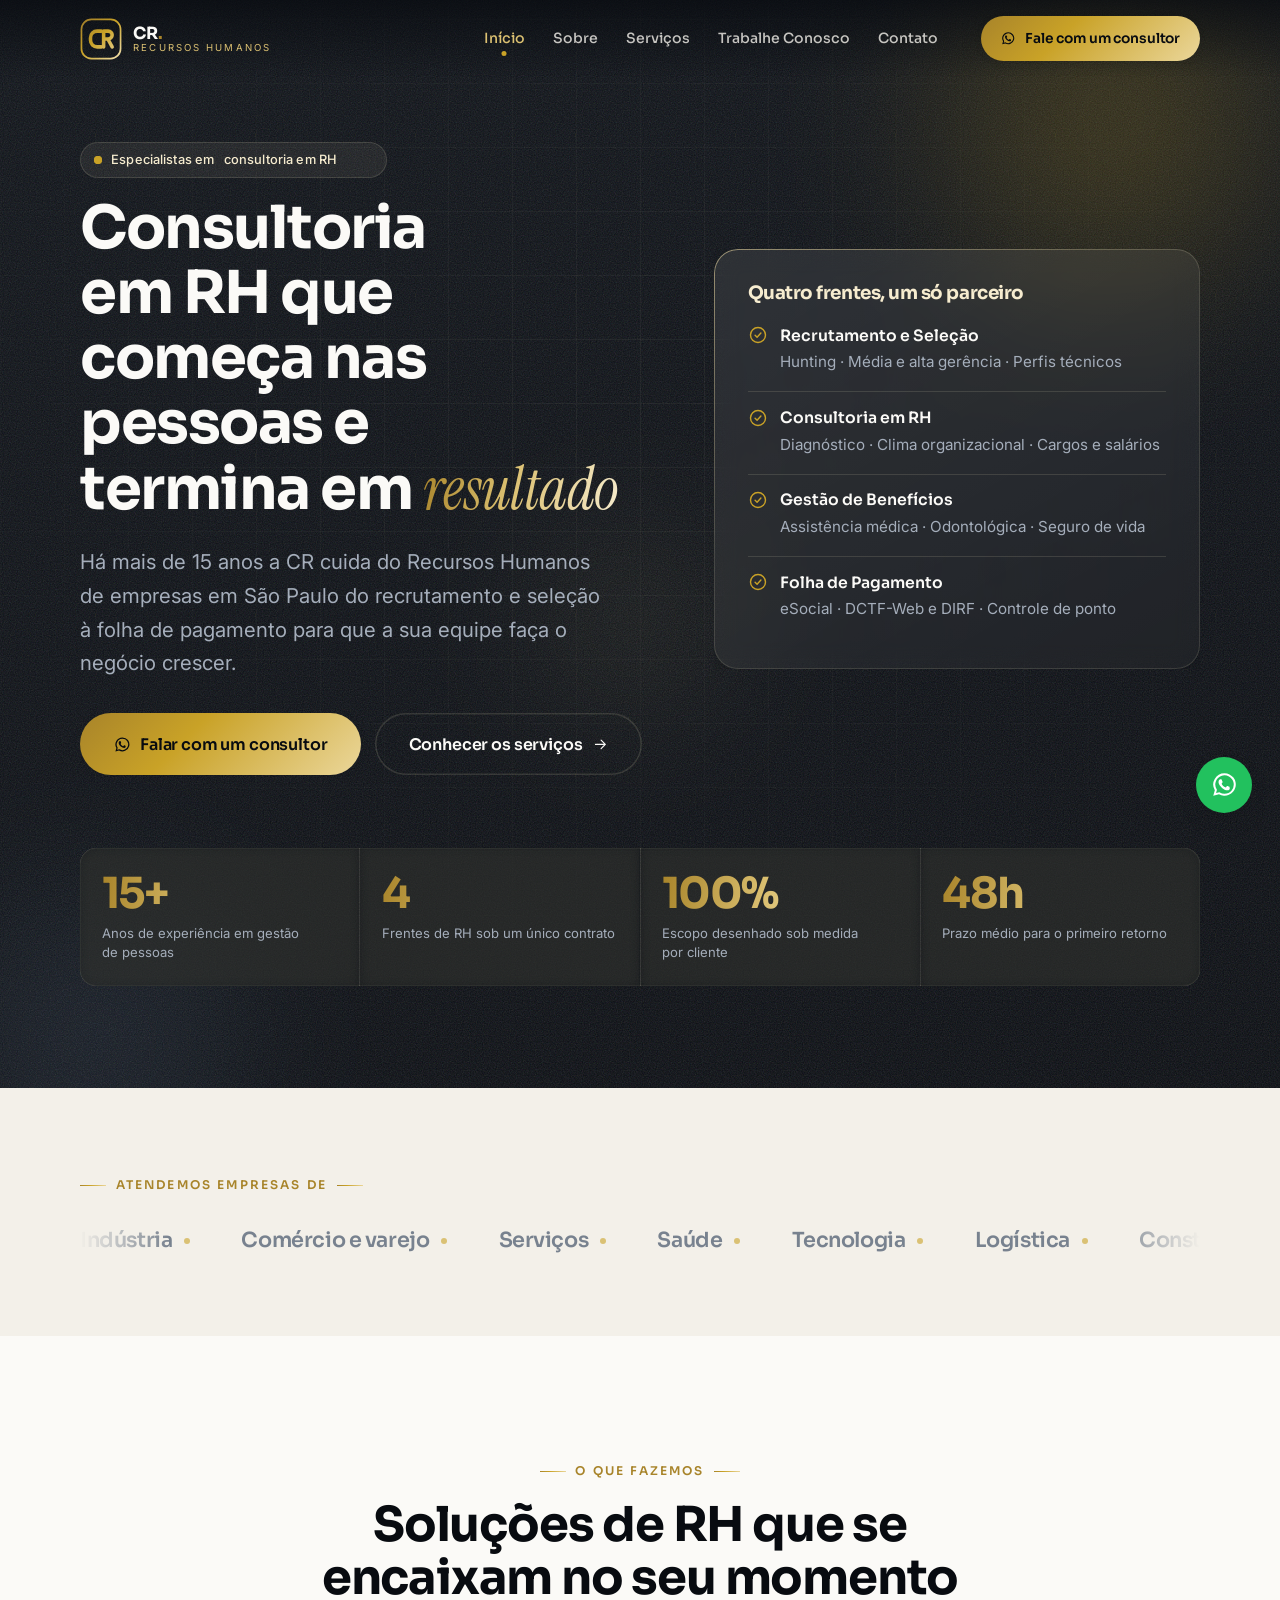
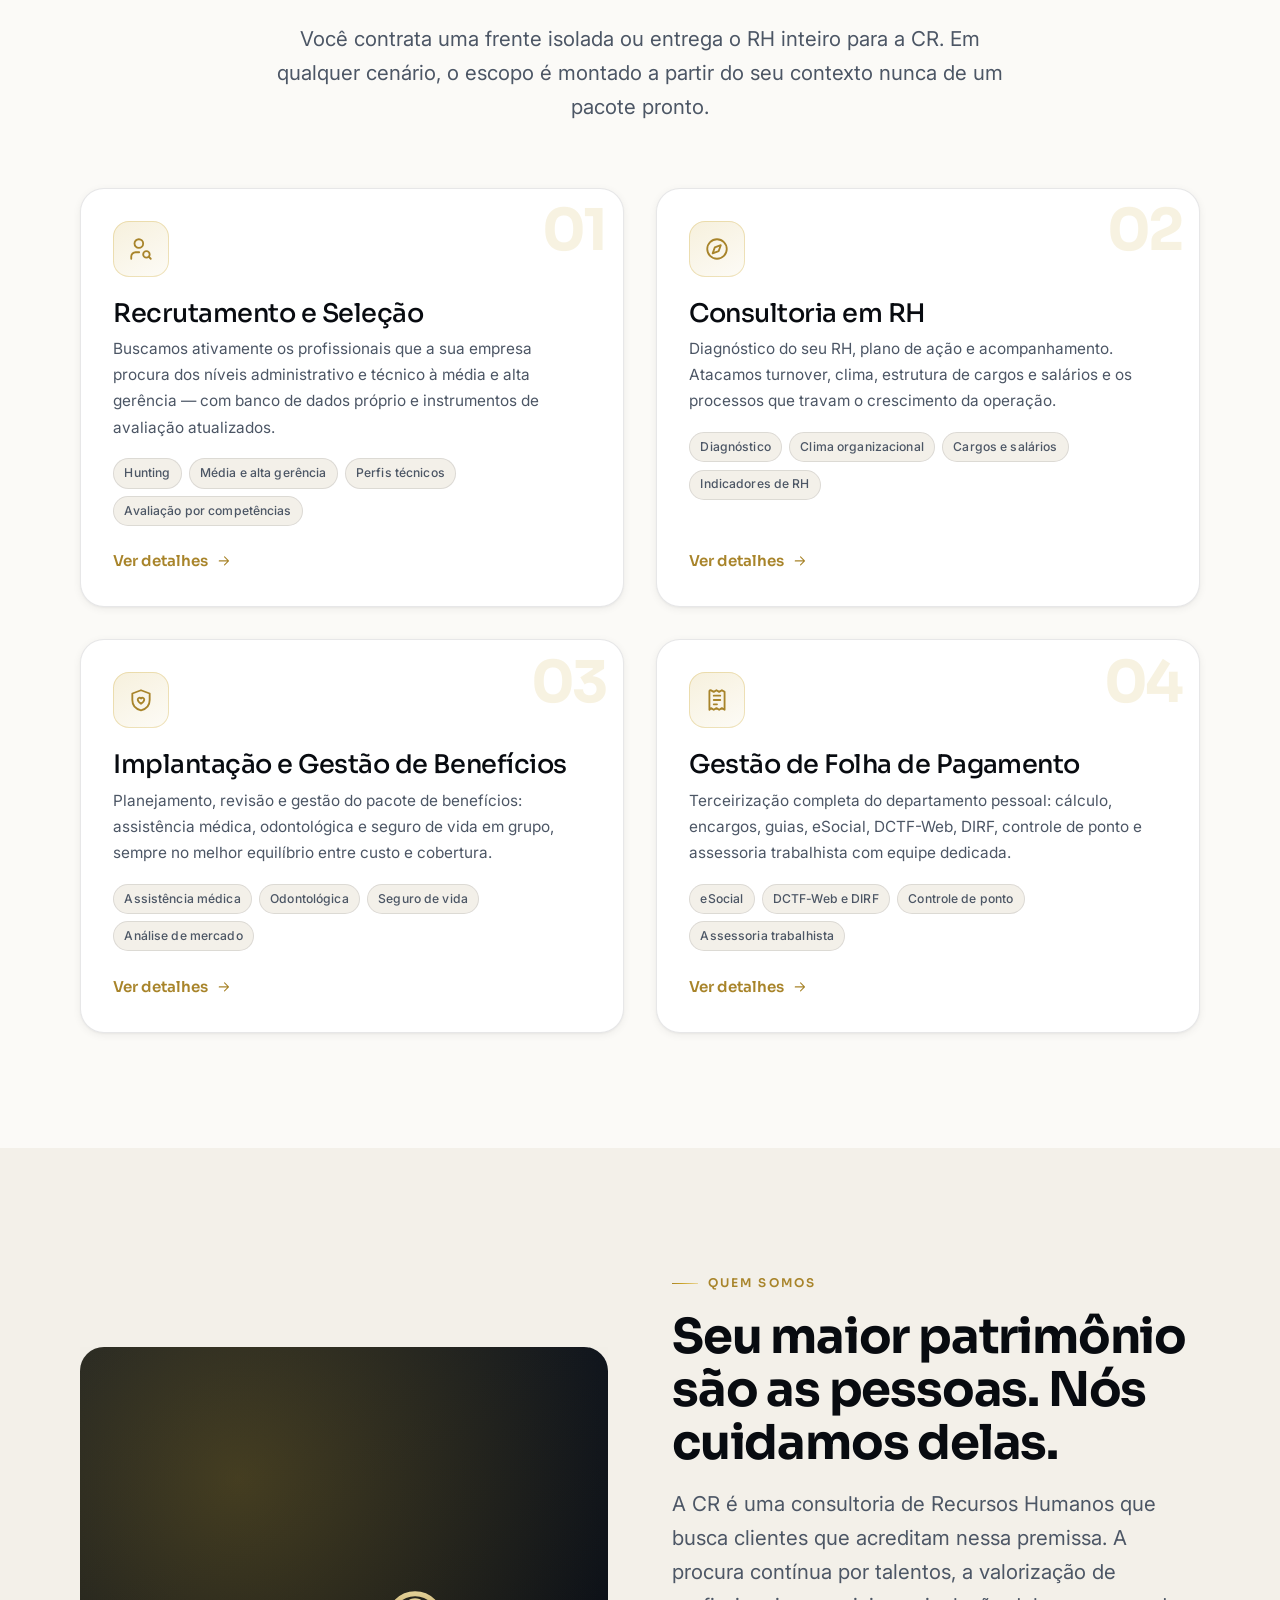
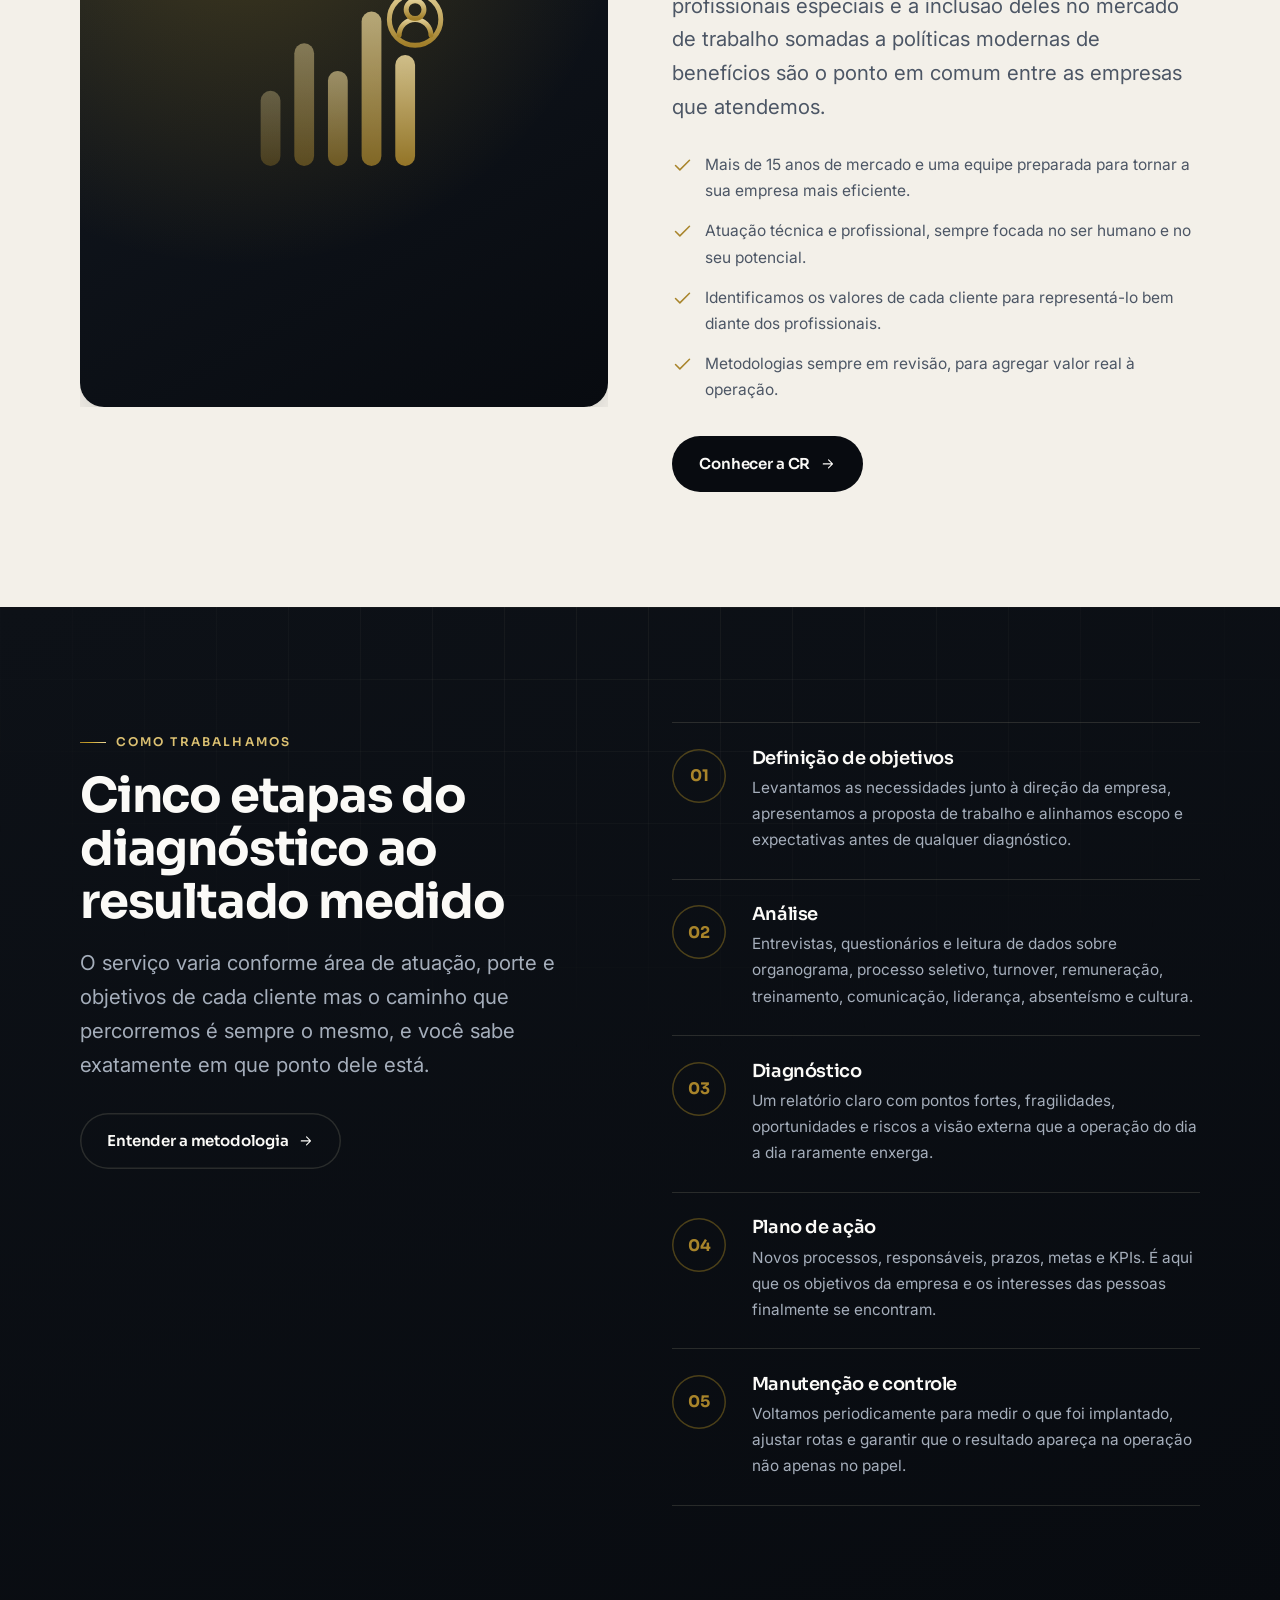
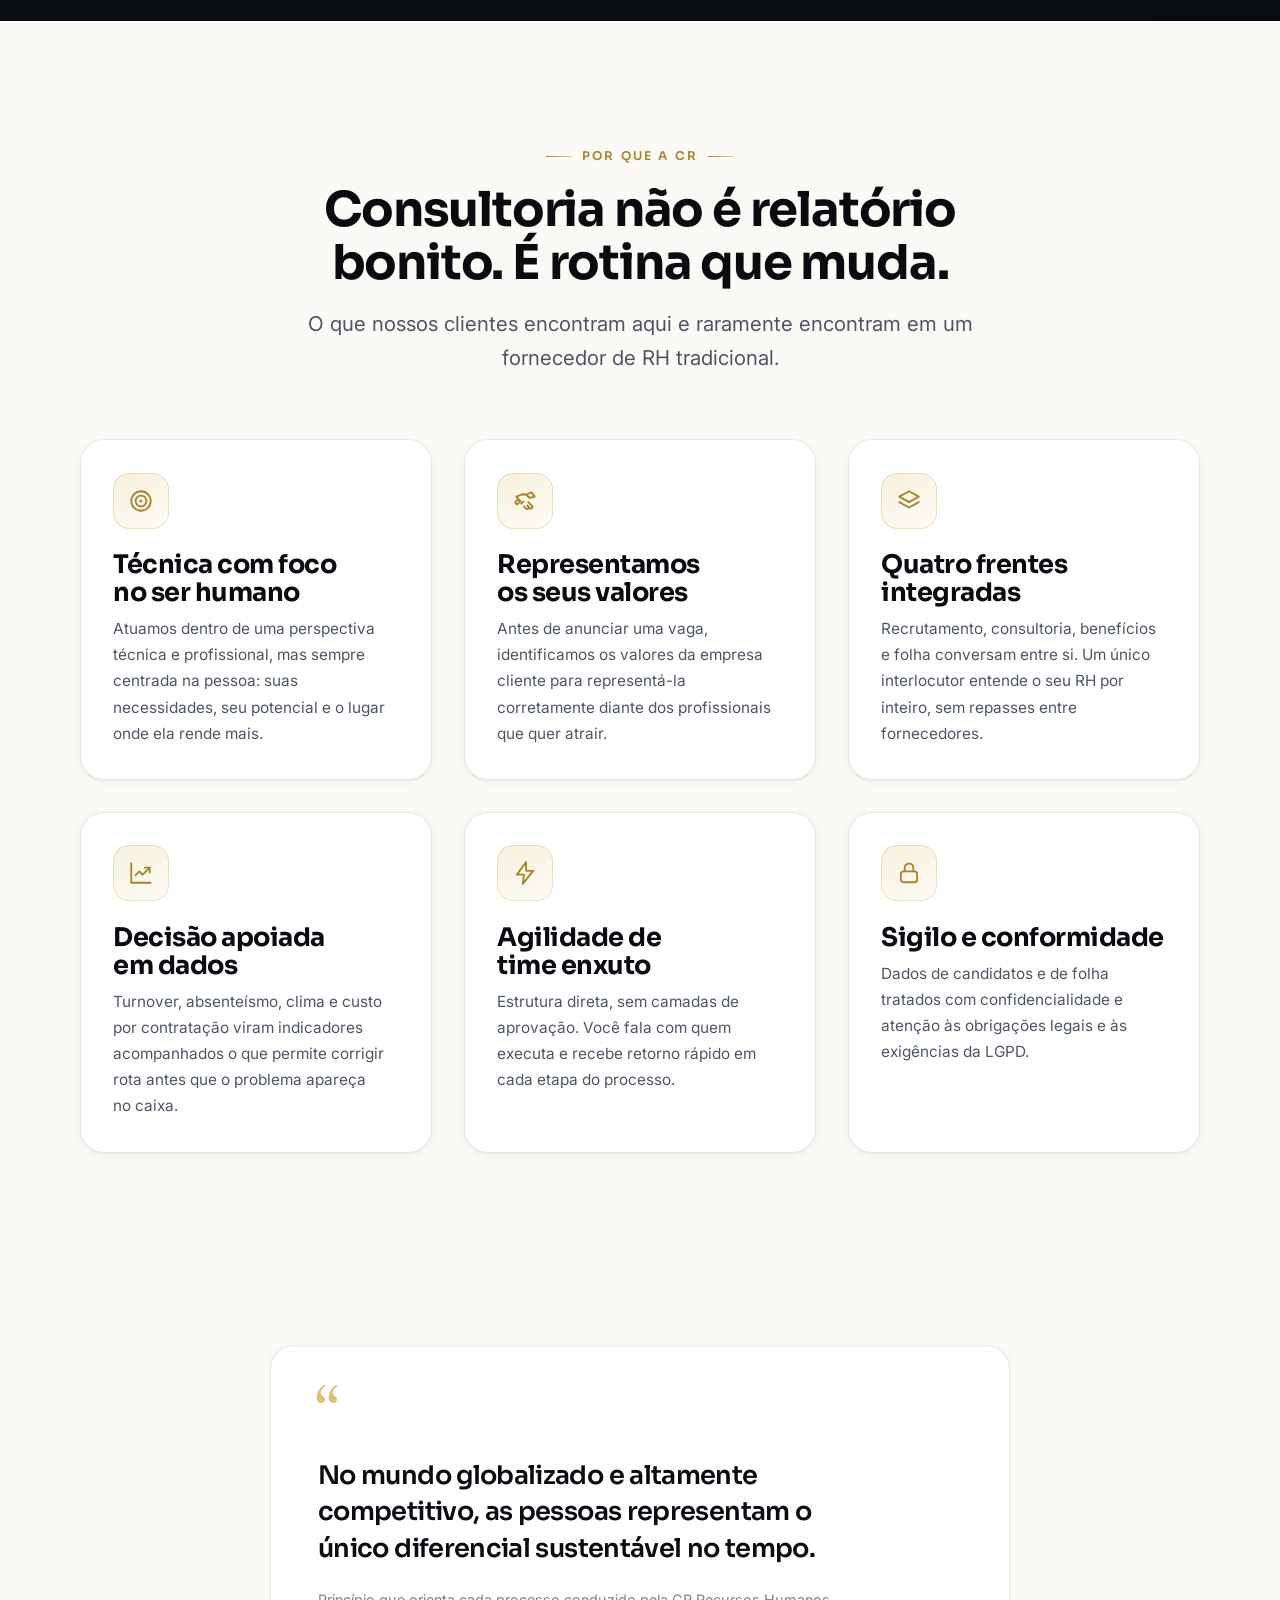
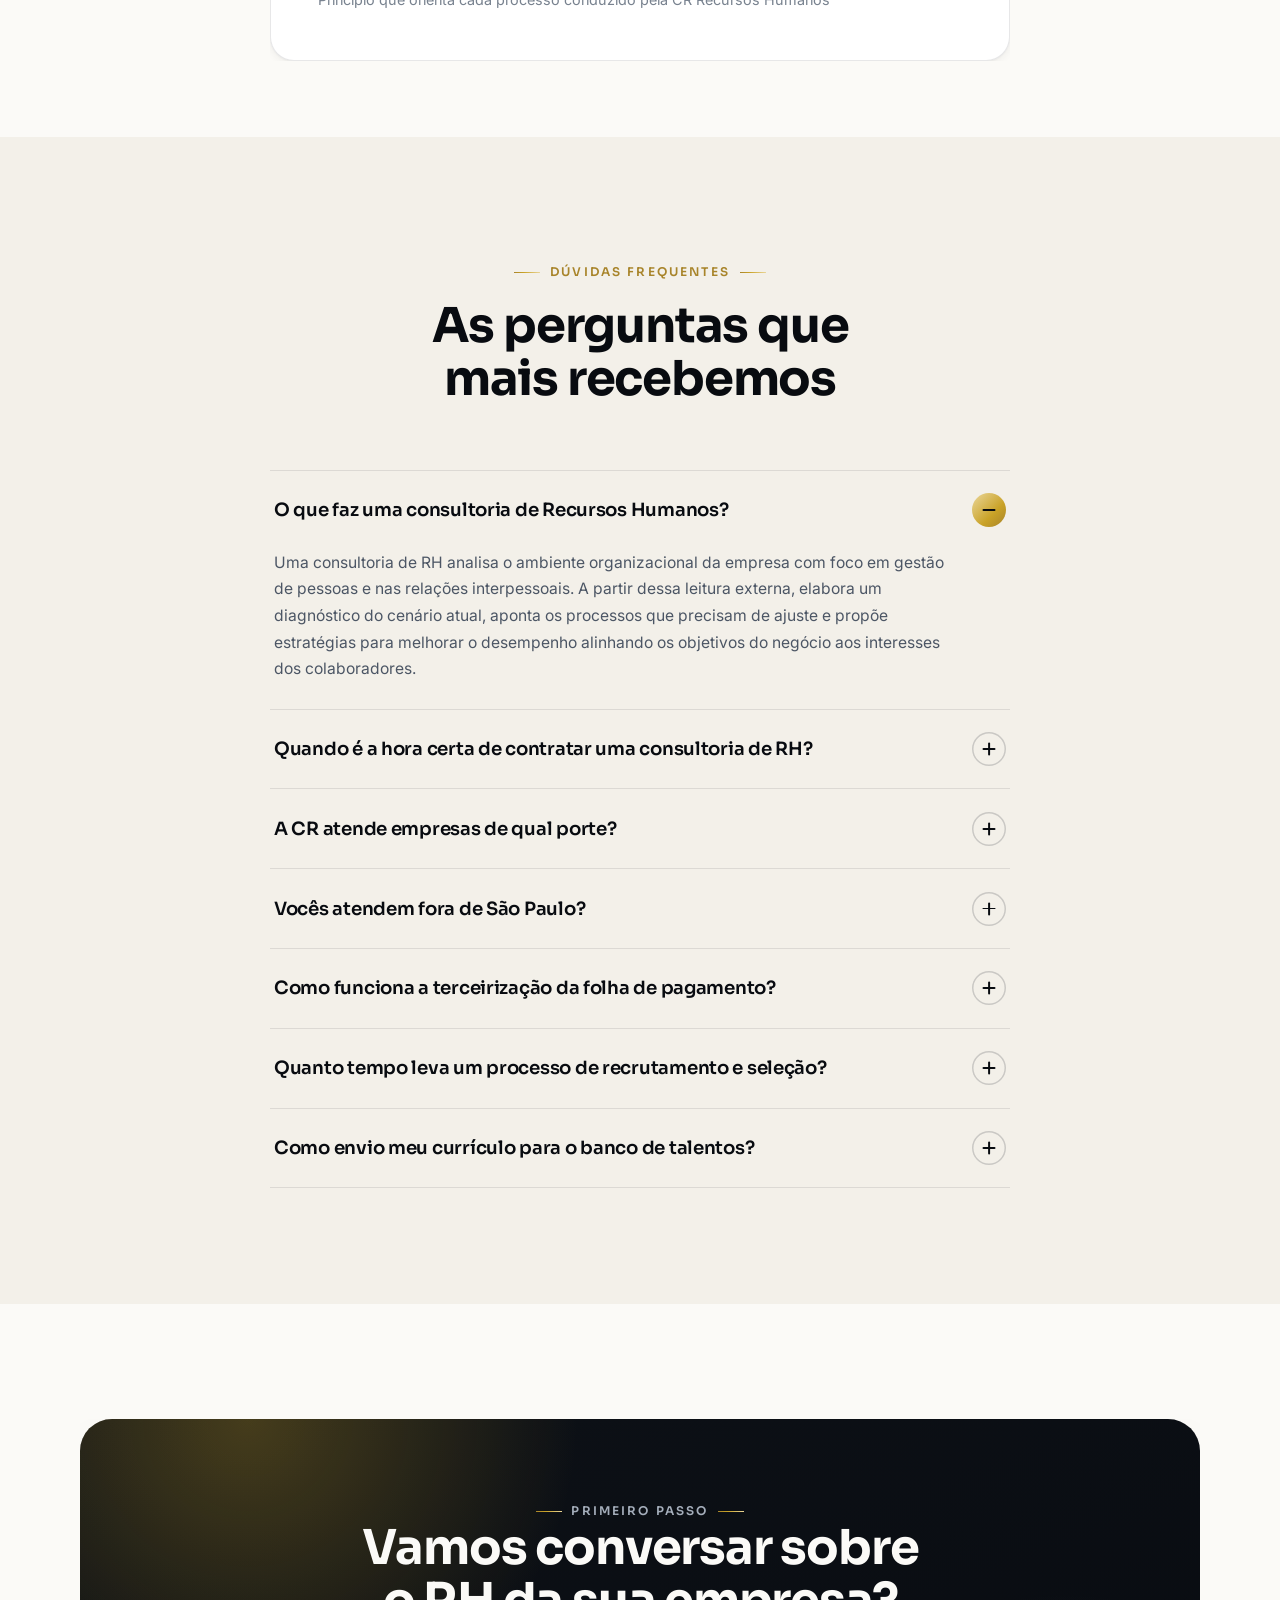
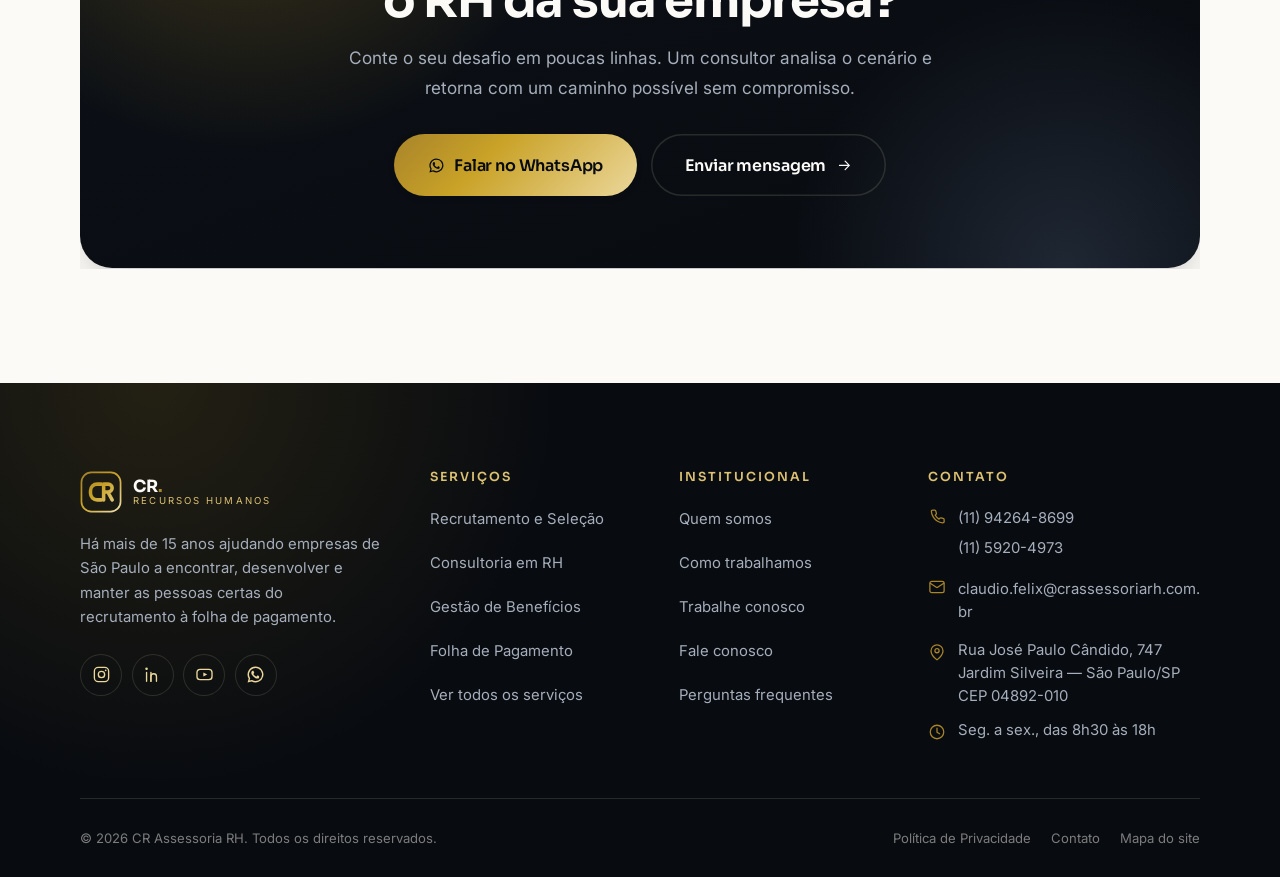
<file: index.html>
<!doctype html>
<html lang="pt-BR" prefix="og: https://ogp.me/ns#">
<head>
<meta charset="utf-8">
<meta name="viewport" content="width=device-width, initial-scale=1, viewport-fit=cover">
<script>document.documentElement.classList.add("js");</script>
<title>Consultoria em RH e Recrutamento em São Paulo | CR Recursos Humanos</title>
<meta name="description" content="Consultoria em RH, recrutamento e seleção, benefícios e folha de pagamento para empresas em São Paulo. Mais de 15 anos de experiência. Fale com um consultor.">
<link rel="canonical" href="https://crassessoriarh.com.br/">
<meta name="robots" content="index, follow, max-image-preview:large, max-snippet:-1, max-video-preview:-1">
<meta name="author" content="CR Recursos Humanos">
<meta name="theme-color" content="#0D1117">
<meta name="format-detection" content="telephone=yes">
<meta name="keywords" content="consultoria de rh são paulo, recrutamento e seleção, gestão de benefícios, terceirização de folha de pagamento, departamento pessoal, consultoria em recursos humanos">
<!-- Geolocalização -->
<meta name="geo.region" content="BR-SP">
<meta name="geo.placename" content="São Paulo">

<!-- Open Graph -->
<meta property="og:type" content="website">
<meta property="og:site_name" content="CR Recursos Humanos">
<meta property="og:locale" content="pt_BR">
<meta property="og:url" content="https://crassessoriarh.com.br/">
<meta property="og:title" content="CR Recursos Humanos — consultoria, recrutamento e folha em São Paulo">
<meta property="og:description" content="Consultoria em RH, recrutamento e seleção, benefícios e folha de pagamento para empresas em São Paulo. Mais de 15 anos de experiência. Fale com um consultor.">
<meta property="og:image" content="https://crassessoriarh.com.br/assets/img/og-image.png">
<meta property="og:image:width" content="1200">
<meta property="og:image:height" content="630">
<meta property="og:image:alt" content="CR Recursos Humanos — consultoria em recursos humanos">

<!-- Twitter / X -->
<meta name="twitter:card" content="summary_large_image">
<meta name="twitter:title" content="CR Recursos Humanos — consultoria, recrutamento e folha em São Paulo">
<meta name="twitter:description" content="Consultoria em RH, recrutamento e seleção, benefícios e folha de pagamento para empresas em São Paulo. Mais de 15 anos de experiência. Fale com um consultor.">
<meta name="twitter:image" content="https://crassessoriarh.com.br/assets/img/og-image.png">

<!-- Ícones e manifesto -->
<link rel="icon" href="assets/img/favicon.svg" type="image/svg+xml">
<link rel="apple-touch-icon" href="assets/img/favicon.svg">
<link rel="manifest" href="site.webmanifest">

<!-- Fontes -->
<link rel="preconnect" href="https://fonts.googleapis.com">
<link rel="preconnect" href="https://fonts.gstatic.com" crossorigin>
<link rel="preload" as="style" href="https://fonts.googleapis.com/css2?family=Inter:wght@400;500;600&family=Sora:wght@600;700&family=Instrument+Serif:ital@1&display=swap">
<link rel="stylesheet" href="https://fonts.googleapis.com/css2?family=Inter:wght@400;500;600&family=Sora:wght@600;700&family=Instrument+Serif:ital@1&display=swap" media="print" onload="this.media='all'">
<noscript><link rel="stylesheet" href="https://fonts.googleapis.com/css2?family=Inter:wght@400;500;600&family=Sora:wght@600;700&family=Instrument+Serif:ital@1&display=swap"></noscript>

<link rel="stylesheet" href="assets/css/style.css">

<script type="application/ld+json">
{
  "@context": "https://schema.org",
  "@graph": [
    {
      "@type": [
        "Organization",
        "ProfessionalService"
      ],
      "@id": "https://crassessoriarh.com.br/#organizacao",
      "name": "CR Recursos Humanos",
      "alternateName": [
        "CR Assessoria RH",
        "CR Consultoria de RH"
      ],
      "url": "https://crassessoriarh.com.br/",
      "logo": {
        "@type": "ImageObject",
        "url": "https://crassessoriarh.com.br/assets/img/logo-cr-full.svg",
        "width": 300,
        "height": 64
      },
      "image": "https://crassessoriarh.com.br/assets/img/og-image.png",
      "description": "Consultoria em RH, recrutamento e seleção, benefícios e folha de pagamento em São Paulo.",
      "telephone": [
        "+5511942648699",
        "+551159204973"
      ],
      "email": "claudio.felix@crassessoriarh.com.br",
      "founder": {
        "@type": "Person",
        "name": "Cláudio Roberto Félix"
      },
      "address": {
        "@type": "PostalAddress",
        "streetAddress": "Rua José Paulo Cândido, 747",
        "addressLocality": "São Paulo",
        "addressRegion": "SP",
        "postalCode": "04892-010",
        "addressCountry": "BR"
      },
      "areaServed": [
        {
          "@type": "City",
          "name": "São Paulo"
        },
        {
          "@type": "AdministrativeArea",
          "name": "Região Metropolitana de São Paulo"
        },
        {
          "@type": "Country",
          "name": "Brasil"
        }
      ],
      "knowsAbout": [
        "Recrutamento e seleção",
        "Consultoria em recursos humanos",
        "Gestão de benefícios",
        "Folha de pagamento",
        "Departamento pessoal",
        "eSocial",
        "Clima organizacional",
        "Cargos e salários",
        "Terceirização de RH"
      ],
      "sameAs": [
        "https://www.instagram.com/crassesoria/",
        "https://www.linkedin.com/in/claudio-roberto-felix-89b762145",
        "https://www.youtube.com/@crcalculojuridico"
      ],
      "openingHoursSpecification": [
        {
          "@type": "OpeningHoursSpecification",
          "dayOfWeek": [
            "Monday",
            "Tuesday",
            "Wednesday",
            "Thursday",
            "Friday"
          ],
          "opens": "08:30",
          "closes": "18:00"
        }
      ],
      "priceRange": "$$"
    },
    {
      "@type": "WebSite",
      "@id": "https://crassessoriarh.com.br/#website",
      "url": "https://crassessoriarh.com.br/",
      "name": "CR Recursos Humanos",
      "inLanguage": "pt-BR",
      "publisher": {
        "@id": "https://crassessoriarh.com.br/#organizacao"
      }
    },
    {
      "@type": "WebPage",
      "@id": "https://crassessoriarh.com.br/#pagina",
      "url": "https://crassessoriarh.com.br/",
      "name": "Consultoria em RH e Recrutamento em São Paulo | CR Recursos Humanos",
      "description": "Consultoria em RH, recrutamento e seleção, benefícios e folha de pagamento para empresas em São Paulo. Mais de 15 anos de experiência. Fale com um consultor.",
      "isPartOf": {
        "@id": "https://crassessoriarh.com.br/#website"
      },
      "about": {
        "@id": "https://crassessoriarh.com.br/#organizacao"
      },
      "inLanguage": "pt-BR",
      "primaryImageOfPage": "https://crassessoriarh.com.br/assets/img/og-image.png"
    },
    {
      "@type": "FAQPage",
      "@id": "https://crassessoriarh.com.br/#faq",
      "mainEntity": [
        {
          "@type": "Question",
          "name": "O que faz uma consultoria de Recursos Humanos?",
          "acceptedAnswer": {
            "@type": "Answer",
            "text": "Uma consultoria de RH analisa o ambiente organizacional da empresa com foco em gestão de pessoas e nas relações interpessoais. A partir dessa leitura externa, elabora um diagnóstico do cenário atual, aponta os processos que precisam de ajuste e propõe estratégias para melhorar o desempenho — alinhando os objetivos do negócio aos interesses dos colaboradores."
          }
        },
        {
          "@type": "Question",
          "name": "Quando é a hora certa de contratar uma consultoria de RH?",
          "acceptedAnswer": {
            "@type": "Answer",
            "text": "Normalmente quando aparecem sinais como dificuldade em reter talentos, clima organizacional ruim, alto índice de rotatividade, absenteísmo elevado, baixa produtividade ou falta de motivação das equipes. Também é comum contratar de forma preventiva, para estruturar o RH antes de um ciclo de crescimento ou de uma reformulação de processos."
          }
        },
        {
          "@type": "Question",
          "name": "A CR atende empresas de qual porte?",
          "acceptedAnswer": {
            "@type": "Answer",
            "text": "Atendemos desde empresas que estão estruturando o RH pela primeira vez até companhias de médio e grande porte que precisam de reforço técnico em frentes específicas. O escopo é sempre customizado: você contrata apenas o que faz sentido para o seu momento."
          }
        },
        {
          "@type": "Question",
          "name": "Vocês atendem fora de São Paulo?",
          "acceptedAnswer": {
            "@type": "Answer",
            "text": "Nossa base fica em São Paulo/SP e o atendimento presencial cobre a capital e a região metropolitana. Processos de recrutamento, consultoria e gestão de folha também são conduzidos remotamente para clientes de outras praças — fale com a gente para avaliarmos o seu caso."
          }
        },
        {
          "@type": "Question",
          "name": "Como funciona a terceirização da folha de pagamento?",
          "acceptedAnswer": {
            "@type": "Answer",
            "text": "Nossa equipe assume o departamento pessoal de ponta a ponta: cálculos, encargos, geração de guias de INSS, FGTS e IRRF, obrigações acessórias (GFIP, eSocial, DCTF-Web e DIRF), gestão de pagamentos e benefícios, controle de jornada e geração de arquivos bancários e contábeis. Você acompanha tudo por relatórios e mantém um consultor dedicado como ponto de contato."
          }
        },
        {
          "@type": "Question",
          "name": "Quanto tempo leva um processo de recrutamento e seleção?",
          "acceptedAnswer": {
            "@type": "Answer",
            "text": "Depende da senioridade e da escassez do perfil. Vagas administrativas e técnicas costumam ser preenchidas em poucas semanas; posições de média e alta gerência exigem mais tempo de mapeamento e abordagem. Na proposta inicial combinamos prazos, etapas e critérios de aprovação para que não haja surpresa no meio do caminho."
          }
        },
        {
          "@type": "Question",
          "name": "Como envio meu currículo para o banco de talentos?",
          "acceptedAnswer": {
            "@type": "Answer",
            "text": "Pela página Trabalhe Conosco . Seu currículo entra no nosso banco de dados e é considerado nos processos compatíveis com o seu perfil. Também é possível enviar diretamente para claudio.felix@crassessoriarh.com.br ."
          }
        }
      ]
    },
    {
      "@type": "ItemList",
      "@id": "https://crassessoriarh.com.br/#servicos",
      "name": "Serviços de recursos humanos da CR",
      "itemListElement": [
        {
          "@type": "ListItem",
          "position": 1,
          "item": {
            "@type": "Service",
            "name": "Recrutamento e Seleção",
            "description": "Buscamos ativamente os profissionais que a sua empresa procura — dos níveis administrativo e técnico à média e alta gerência — com banco de dados próprio e instrumentos de avaliação atualizados.",
            "url": "https://crassessoriarh.com.br/recrutamento-e-selecao.html",
            "serviceType": "Recrutamento e Seleção",
            "provider": {
              "@id": "https://crassessoriarh.com.br/#organizacao"
            },
            "areaServed": {
              "@type": "City",
              "name": "São Paulo"
            }
          }
        },
        {
          "@type": "ListItem",
          "position": 2,
          "item": {
            "@type": "Service",
            "name": "Consultoria em RH",
            "description": "Diagnóstico do seu RH, plano de ação e acompanhamento. Atacamos turnover, clima, estrutura de cargos e salários e os processos que travam o crescimento da operação.",
            "url": "https://crassessoriarh.com.br/consultoria-de-rh.html",
            "serviceType": "Consultoria em RH",
            "provider": {
              "@id": "https://crassessoriarh.com.br/#organizacao"
            },
            "areaServed": {
              "@type": "City",
              "name": "São Paulo"
            }
          }
        },
        {
          "@type": "ListItem",
          "position": 3,
          "item": {
            "@type": "Service",
            "name": "Implantação e Gestão de Benefícios",
            "description": "Planejamento, revisão e gestão do pacote de benefícios: assistência médica, odontológica e seguro de vida em grupo, sempre no melhor equilíbrio entre custo e cobertura.",
            "url": "https://crassessoriarh.com.br/gestao-de-beneficios.html",
            "serviceType": "Implantação e Gestão de Benefícios",
            "provider": {
              "@id": "https://crassessoriarh.com.br/#organizacao"
            },
            "areaServed": {
              "@type": "City",
              "name": "São Paulo"
            }
          }
        },
        {
          "@type": "ListItem",
          "position": 4,
          "item": {
            "@type": "Service",
            "name": "Gestão de Folha de Pagamento",
            "description": "Terceirização completa do departamento pessoal: cálculo, encargos, guias, eSocial, DCTF-Web, DIRF, controle de ponto e assessoria trabalhista com equipe dedicada.",
            "url": "https://crassessoriarh.com.br/folha-de-pagamento.html",
            "serviceType": "Gestão de Folha de Pagamento",
            "provider": {
              "@id": "https://crassessoriarh.com.br/#organizacao"
            },
            "areaServed": {
              "@type": "City",
              "name": "São Paulo"
            }
          }
        }
      ]
    }
  ]
}
</script>
</head>
<body>
<a class="skip-link" href="#conteudo">Ir para o conteúdo principal</a>
<div class="progress-bar" aria-hidden="true"></div>
<header class="site-header">
  <div class="container header-inner">
    <a class="brand" href="index.html" aria-label="CR Recursos Humanos — página inicial">
      <svg class="brand__mark" viewBox="0 0 64 64" aria-hidden="true" focusable="false">
        <defs><linearGradient id="bg1" x1="8" y1="6" x2="56" y2="58" gradientUnits="userSpaceOnUse"><stop offset="0" stop-color="#A8842A"/><stop offset=".45" stop-color="#C9A227"/><stop offset="1" stop-color="#EBD79B"/></linearGradient></defs>
        <rect x="2.2" y="2.2" width="59.6" height="59.6" rx="15" fill="none" stroke="url(#bg1)" stroke-width="2.6"/>
        <path d="M32.5 20H26a10 10 0 0 0-10 10v4a10 10 0 0 0 10 10h6.5" fill="none" stroke="url(#bg1)" stroke-width="5.4" stroke-linecap="round"/>
        <path d="M36 44V20h7a6 6 0 0 1 0 12h-7m6.4 0L49 44" fill="none" stroke="url(#bg1)" stroke-width="5.4" stroke-linecap="round" stroke-linejoin="round"/>
      </svg>
      <span class="brand__text">
        <span class="brand__name">CR<span class="text-gold">.</span></span>
        <span class="brand__tag">Recursos Humanos</span>
      </span>
    </a>

    <nav class="nav" aria-label="Navegação principal">
      <ul class="nav__list">
        <li><a class="nav__link" href="index.html" aria-current="page">Início</a></li>
        <li><a class="nav__link" href="sobre.html">Sobre</a></li>
        <li><a class="nav__link" href="servicos.html">Serviços</a></li>
        <li><a class="nav__link" href="trabalhe-conosco.html">Trabalhe Conosco</a></li>
        <li><a class="nav__link" href="contato.html">Contato</a></li>
      </ul>
    </nav>

    <a class="btn btn--gold btn--sm header-cta" href="https://wa.me/5511942648699?text=Ol%C3%A1!%20Vim%20pelo%20site%20e%20gostaria%20de%20falar%20sobre%20servi%C3%A7os%20de%20RH." target="_blank" rel="noopener">
      <svg viewBox="0 0 24 24" fill="none" stroke="currentColor" stroke-width="1.7" stroke-linecap="round" stroke-linejoin="round" aria-hidden="true"><path fill="currentColor" stroke="none" d="M12 2a10 10 0 0 0-8.6 15.1L2 22l5.1-1.3A10 10 0 1 0 12 2Zm0 18.2a8.2 8.2 0 0 1-4.2-1.2l-.3-.2-3 .8.8-2.9-.2-.3A8.2 8.2 0 1 1 12 20.2Zm4.5-6.1c-.2-.1-1.4-.7-1.7-.8s-.4-.1-.6.1-.6.8-.8 1-.3.2-.6.1a6.7 6.7 0 0 1-2-1.2 7.4 7.4 0 0 1-1.3-1.7c-.2-.3 0-.4.1-.6l.4-.5a1.8 1.8 0 0 0 .3-.4.5.5 0 0 0 0-.5c0-.1-.6-1.4-.8-1.9s-.4-.4-.6-.4h-.5a1 1 0 0 0-.7.3A2.9 2.9 0 0 0 6.7 10a5.1 5.1 0 0 0 1 2.7 11.5 11.5 0 0 0 4.4 3.9 8.2 8.2 0 0 0 2.5.6 2.4 2.4 0 0 0 1.6-.6 2 2 0 0 0 .5-1.3c0-.2 0-.3-.2-.4Z"/></svg> Fale com um consultor
    </a>

    <button class="nav-toggle" type="button" aria-expanded="false" aria-controls="menu-mobile" aria-label="Abrir menu de navegação">
      <span class="nav-toggle__bars" aria-hidden="true"><i></i><i></i><i></i></span>
    </button>
  </div>
</header>

<div class="mobile-nav" id="menu-mobile" aria-hidden="true">
  <nav aria-label="Navegação principal (celular)">
    <ul class="mobile-nav__list">
      <li><a class="mobile-nav__link" href="index.html" aria-current="page">Início</a></li>
      <li><a class="mobile-nav__link" href="sobre.html">Sobre</a></li>
      <li><a class="mobile-nav__link" href="servicos.html">Serviços</a></li>
      <li><a class="mobile-nav__link" href="trabalhe-conosco.html">Trabalhe Conosco</a></li>
      <li><a class="mobile-nav__link" href="contato.html">Contato</a></li>
    </ul>
  </nav>
  <div class="mobile-nav__foot">
    <a class="btn btn--gold" href="https://wa.me/5511942648699" target="_blank" rel="noopener"><svg viewBox="0 0 24 24" fill="none" stroke="currentColor" stroke-width="1.7" stroke-linecap="round" stroke-linejoin="round" aria-hidden="true"><path fill="currentColor" stroke="none" d="M12 2a10 10 0 0 0-8.6 15.1L2 22l5.1-1.3A10 10 0 1 0 12 2Zm0 18.2a8.2 8.2 0 0 1-4.2-1.2l-.3-.2-3 .8.8-2.9-.2-.3A8.2 8.2 0 1 1 12 20.2Zm4.5-6.1c-.2-.1-1.4-.7-1.7-.8s-.4-.1-.6.1-.6.8-.8 1-.3.2-.6.1a6.7 6.7 0 0 1-2-1.2 7.4 7.4 0 0 1-1.3-1.7c-.2-.3 0-.4.1-.6l.4-.5a1.8 1.8 0 0 0 .3-.4.5.5 0 0 0 0-.5c0-.1-.6-1.4-.8-1.9s-.4-.4-.6-.4h-.5a1 1 0 0 0-.7.3A2.9 2.9 0 0 0 6.7 10a5.1 5.1 0 0 0 1 2.7 11.5 11.5 0 0 0 4.4 3.9 8.2 8.2 0 0 0 2.5.6 2.4 2.4 0 0 0 1.6-.6 2 2 0 0 0 .5-1.3c0-.2 0-.3-.2-.4Z"/></svg> Falar no WhatsApp</a>
    <a class="link-arrow" href="tel:+5511942648699"><svg viewBox="0 0 24 24" fill="none" stroke="currentColor" stroke-width="1.7" stroke-linecap="round" stroke-linejoin="round" aria-hidden="true"><path d="M21.5 16.9v2.6a1.7 1.7 0 0 1-1.9 1.7 17 17 0 0 1-7.4-2.6 16.7 16.7 0 0 1-5.1-5.1A17 17 0 0 1 4.5 6a1.7 1.7 0 0 1 1.7-1.9h2.6a1.7 1.7 0 0 1 1.7 1.5c.1.9.3 1.7.6 2.5a1.7 1.7 0 0 1-.4 1.8l-1.1 1.1a13.7 13.7 0 0 0 5.1 5.1l1.1-1.1a1.7 1.7 0 0 1 1.8-.4c.8.3 1.6.5 2.5.6a1.7 1.7 0 0 1 1.4 1.7Z"/></svg> (11) 94264-8699</a>
  </div>
</div>
<main id="conteudo">

<section class="hero" aria-labelledby="titulo-principal">
  <div class="hero__bg" aria-hidden="true">
    <div class="hero__grid"></div>
    <div class="hero__orb hero__orb--1 float-slow" data-parallax="0.09"></div>
    <div class="hero__orb hero__orb--2 float-slower" data-parallax="-0.05"></div>
    <div class="hero__orb hero__orb--3 float-slow"></div>
    <div class="hero__noise"></div>
    <div class="hero__spot"></div>
  </div>
  <div class="container hero__inner">

    <div class="hero__content">
      <p class="badge" data-reveal>
        <span class="badge__dot" aria-hidden="true"></span>
        Especialistas em
        <span class="rotator" aria-hidden="true">
          <span class="rotator__item is-active">recrutamento e seleção</span>
          <span class="rotator__item">consultoria em RH</span>
          <span class="rotator__item">gestão de benefícios</span>
          <span class="rotator__item">folha de pagamento</span>
        </span>
      </p>

      <h1 id="titulo-principal" class="reveal-lines is-visible">
        <span class="reveal-line"><span>Consultoria em RH que</span></span>
        <span class="reveal-line"><span>começa nas pessoas e</span></span>
        <span class="reveal-line"><span>termina em <em class="serif-accent">resultado</em></span></span>
      </h1>

      <p class="lead" data-reveal data-delay="380">
        Há mais de 15 anos a CR cuida do Recursos Humanos de empresas em São Paulo do recrutamento
        e seleção à folha de pagamento para que a sua equipe faça o negócio crescer.
      </p>

      <div class="btn-row hero__cta" data-reveal data-delay="480">
        <a class="btn btn--gold btn--lg" href="https://wa.me/5511942648699?text=Ol%C3%A1!%20Vim%20pelo%20site%20da%20CR%20Recursos%20Humanos%20e%20gostaria%20de%20conversar." target="_blank" rel="noopener"><svg viewBox="0 0 24 24" fill="none" stroke="currentColor" stroke-width="1.7" stroke-linecap="round" stroke-linejoin="round" aria-hidden="true"><path fill="currentColor" stroke="none" d="M12 2a10 10 0 0 0-8.6 15.1L2 22l5.1-1.3A10 10 0 1 0 12 2Zm0 18.2a8.2 8.2 0 0 1-4.2-1.2l-.3-.2-3 .8.8-2.9-.2-.3A8.2 8.2 0 1 1 12 20.2Zm4.5-6.1c-.2-.1-1.4-.7-1.7-.8s-.4-.1-.6.1-.6.8-.8 1-.3.2-.6.1a6.7 6.7 0 0 1-2-1.2 7.4 7.4 0 0 1-1.3-1.7c-.2-.3 0-.4.1-.6l.4-.5a1.8 1.8 0 0 0 .3-.4.5.5 0 0 0 0-.5c0-.1-.6-1.4-.8-1.9s-.4-.4-.6-.4h-.5a1 1 0 0 0-.7.3A2.9 2.9 0 0 0 6.7 10a5.1 5.1 0 0 0 1 2.7 11.5 11.5 0 0 0 4.4 3.9 8.2 8.2 0 0 0 2.5.6 2.4 2.4 0 0 0 1.6-.6 2 2 0 0 0 .5-1.3c0-.2 0-.3-.2-.4Z"/></svg> Falar com um consultor</a>
        <a class="btn btn--ghost btn--lg" href="servicos.html">Conhecer os serviços <svg viewBox="0 0 24 24" fill="none" stroke="currentColor" stroke-width="1.7" stroke-linecap="round" stroke-linejoin="round" aria-hidden="true"><path d="M5 12h14M13 6l6 6-6 6"/></svg></a>
      </div>
    </div>

    <aside class="hero__card tilt" data-reveal="scale" data-delay="300" aria-label="Resumo das frentes de atuação">
      <div class="tilt__inner">
        <h2>Quatro frentes, um só parceiro</h2>
        <ul class="hero-list">
          <li>
            <svg viewBox="0 0 24 24" fill="none" stroke="currentColor" stroke-width="1.7" stroke-linecap="round" stroke-linejoin="round" aria-hidden="true"><circle cx="12" cy="12" r="9"/><path d="m8.5 12.2 2.4 2.4 4.6-4.9"/></svg>
            <span><strong>Recrutamento e Seleção</strong>Hunting · Média e alta gerência · Perfis técnicos</span>
          </li>
          <li>
            <svg viewBox="0 0 24 24" fill="none" stroke="currentColor" stroke-width="1.7" stroke-linecap="round" stroke-linejoin="round" aria-hidden="true"><circle cx="12" cy="12" r="9"/><path d="m8.5 12.2 2.4 2.4 4.6-4.9"/></svg>
            <span><strong>Consultoria em RH</strong>Diagnóstico · Clima organizacional · Cargos e salários</span>
          </li>
          <li>
            <svg viewBox="0 0 24 24" fill="none" stroke="currentColor" stroke-width="1.7" stroke-linecap="round" stroke-linejoin="round" aria-hidden="true"><circle cx="12" cy="12" r="9"/><path d="m8.5 12.2 2.4 2.4 4.6-4.9"/></svg>
            <span><strong>Gestão de Benefícios</strong>Assistência médica · Odontológica · Seguro de vida</span>
          </li>
          <li>
            <svg viewBox="0 0 24 24" fill="none" stroke="currentColor" stroke-width="1.7" stroke-linecap="round" stroke-linejoin="round" aria-hidden="true"><circle cx="12" cy="12" r="9"/><path d="m8.5 12.2 2.4 2.4 4.6-4.9"/></svg>
            <span><strong>Folha de Pagamento</strong>eSocial · DCTF-Web e DIRF · Controle de ponto</span>
          </li>
        </ul>
      </div>
    </aside>

  </div>

  <div class="container">
    <div class="stats" data-reveal>
      <div class="stat"><p class="stat__num"><span data-count="15" data-suffix="+">15+</span></p><p class="stat__label">Anos de experiência em gestão de pessoas</p></div>
      <div class="stat"><p class="stat__num"><span data-count="4">4</span></p><p class="stat__label">Frentes de RH sob um único contrato</p></div>
      <div class="stat"><p class="stat__num"><span data-count="100" data-suffix="%">100%</span></p><p class="stat__label">Escopo desenhado sob medida por cliente</p></div>
      <div class="stat"><p class="stat__num"><span data-count="48" data-suffix="h">48h</span></p><p class="stat__label">Prazo médio para o primeiro retorno</p></div>
    </div>
  </div>

</section>

<section class="section section--tight bg-alt" aria-label="Setores atendidos">
  <div class="container">
    <p class="eyebrow eyebrow--center" style="justify-content:center;margin-bottom:1.75rem">Atendemos empresas de</p>
    <div class="marquee">
      <div class="marquee__track">
        <span class="marquee__item">Indústria</span>
        <span class="marquee__item">Comércio e varejo</span>
        <span class="marquee__item">Serviços</span>
        <span class="marquee__item">Saúde</span>
        <span class="marquee__item">Tecnologia</span>
        <span class="marquee__item">Logística</span>
        <span class="marquee__item">Construção civil</span>
        <span class="marquee__item">Educação</span>
        <span class="marquee__item">Alimentação</span>
        <span class="marquee__item">Financeiro</span>
      </div>
    </div>
  </div>
</section>

<section class="section" id="servicos" aria-labelledby="tit-servicos">
  <div class="container">
    <div class="section-head section-head--center" data-reveal>
      <p class="eyebrow eyebrow--center">O que fazemos</p>
      <h2 id="tit-servicos">Soluções de RH que se encaixam no seu momento</h2>
      <p class="lead">Você contrata uma frente isolada ou entrega o RH inteiro para a CR. Em qualquer cenário, o escopo é montado a partir do seu contexto nunca de um pacote pronto.</p>
    </div>

    <div class="grid grid--2" data-stagger>
      <article class="card service-card">
        <span class="service-card__num" aria-hidden="true">01</span>
        <span class="icon-box"><svg viewBox="0 0 24 24" fill="none" stroke="currentColor" stroke-width="1.7" stroke-linecap="round" stroke-linejoin="round" aria-hidden="true"><circle cx="10" cy="7" r="4"/><path d="M10.3 15H7a4 4 0 0 0-4 4v2"/><circle cx="17" cy="17" r="3"/><path d="m21 21-1.9-1.9"/></svg></span>
        <h3 class="card__title"><a href="recrutamento-e-selecao.html" class="link-underline">Recrutamento e Seleção</a></h3>
        <p class="card__text">Buscamos ativamente os profissionais que a sua empresa procura dos níveis administrativo e técnico à média e alta gerência — com banco de dados próprio e instrumentos de avaliação atualizados.</p>
        <ul class="tag-list"><li class="tag">Hunting</li><li class="tag">Média e alta gerência</li><li class="tag">Perfis técnicos</li><li class="tag">Avaliação por competências</li></ul>
        <a class="link-arrow" href="recrutamento-e-selecao.html" aria-label="Ver detalhes sobre Recrutamento e Seleção">Ver detalhes <svg viewBox="0 0 24 24" fill="none" stroke="currentColor" stroke-width="1.7" stroke-linecap="round" stroke-linejoin="round" aria-hidden="true"><path d="M5 12h14M13 6l6 6-6 6"/></svg></a>
      </article>
      <article class="card service-card">
        <span class="service-card__num" aria-hidden="true">02</span>
        <span class="icon-box"><svg viewBox="0 0 24 24" fill="none" stroke="currentColor" stroke-width="1.7" stroke-linecap="round" stroke-linejoin="round" aria-hidden="true"><circle cx="12" cy="12" r="9"/><path d="m15.5 8.5-2 5.5-5.5 2 2-5.5 5.5-2Z"/></svg></span>
        <h3 class="card__title"><a href="consultoria-de-rh.html" class="link-underline">Consultoria em RH</a></h3>
        <p class="card__text">Diagnóstico do seu RH, plano de ação e acompanhamento. Atacamos turnover, clima, estrutura de cargos e salários e os processos que travam o crescimento da operação.</p>
        <ul class="tag-list"><li class="tag">Diagnóstico</li><li class="tag">Clima organizacional</li><li class="tag">Cargos e salários</li><li class="tag">Indicadores de RH</li></ul>
        <a class="link-arrow" href="consultoria-de-rh.html" aria-label="Ver detalhes sobre Consultoria em RH">Ver detalhes <svg viewBox="0 0 24 24" fill="none" stroke="currentColor" stroke-width="1.7" stroke-linecap="round" stroke-linejoin="round" aria-hidden="true"><path d="M5 12h14M13 6l6 6-6 6"/></svg></a>
      </article>
      <article class="card service-card">
        <span class="service-card__num" aria-hidden="true">03</span>
        <span class="icon-box"><svg viewBox="0 0 24 24" fill="none" stroke="currentColor" stroke-width="1.7" stroke-linecap="round" stroke-linejoin="round" aria-hidden="true"><path d="M12 3 4 6v6c0 5 3.4 8.4 8 9.5 4.6-1.1 8-4.5 8-9.5V6l-8-3Z"/><path d="M12 15.5s-3-1.9-3-3.9a1.7 1.7 0 0 1 3-1 1.7 1.7 0 0 1 3 1c0 2-3 3.9-3 3.9Z"/></svg></span>
        <h3 class="card__title"><a href="gestao-de-beneficios.html" class="link-underline">Implantação e Gestão de Benefícios</a></h3>
        <p class="card__text">Planejamento, revisão e gestão do pacote de benefícios: assistência médica, odontológica e seguro de vida em grupo, sempre no melhor equilíbrio entre custo e cobertura.</p>
        <ul class="tag-list"><li class="tag">Assistência médica</li><li class="tag">Odontológica</li><li class="tag">Seguro de vida</li><li class="tag">Análise de mercado</li></ul>
        <a class="link-arrow" href="gestao-de-beneficios.html" aria-label="Ver detalhes sobre Implantação e Gestão de Benefícios">Ver detalhes <svg viewBox="0 0 24 24" fill="none" stroke="currentColor" stroke-width="1.7" stroke-linecap="round" stroke-linejoin="round" aria-hidden="true"><path d="M5 12h14M13 6l6 6-6 6"/></svg></a>
      </article>
      <article class="card service-card">
        <span class="service-card__num" aria-hidden="true">04</span>
        <span class="icon-box"><svg viewBox="0 0 24 24" fill="none" stroke="currentColor" stroke-width="1.7" stroke-linecap="round" stroke-linejoin="round" aria-hidden="true"><path d="M5 21V4a1 1 0 0 1 1.5-.9L9 4.5 11.5 3 14 4.5 16.5 3 19 4.5V21l-2.5-1.5L14 21l-2.5-1.5L9 21l-2.5-1.5L5 21Z"/><path d="M9 8h6M9 12h6M9 16h3"/></svg></span>
        <h3 class="card__title"><a href="folha-de-pagamento.html" class="link-underline">Gestão de Folha de Pagamento</a></h3>
        <p class="card__text">Terceirização completa do departamento pessoal: cálculo, encargos, guias, eSocial, DCTF-Web, DIRF, controle de ponto e assessoria trabalhista com equipe dedicada.</p>
        <ul class="tag-list"><li class="tag">eSocial</li><li class="tag">DCTF-Web e DIRF</li><li class="tag">Controle de ponto</li><li class="tag">Assessoria trabalhista</li></ul>
        <a class="link-arrow" href="folha-de-pagamento.html" aria-label="Ver detalhes sobre Gestão de Folha de Pagamento">Ver detalhes <svg viewBox="0 0 24 24" fill="none" stroke="currentColor" stroke-width="1.7" stroke-linecap="round" stroke-linejoin="round" aria-hidden="true"><path d="M5 12h14M13 6l6 6-6 6"/></svg></a>
      </article>
    </div>
  </div>
</section>

<section class="section bg-alt" id="sobre" aria-labelledby="tit-sobre">
  <div class="container">
    <div class="grid grid--2" style="align-items:center;gap:clamp(2rem,5vw,4.5rem)">

      <div data-reveal="left">
        <div class="figure-ph" role="img" aria-label="Ilustração abstrata representando gestão de pessoas e indicadores de RH">
    <svg viewBox="0 0 120 110" aria-hidden="true">
      <defs><linearGradient id="aw1" x1="0" y1="0" x2="0" y2="1"><stop offset="0" stop-color="#EBD79B"/><stop offset="1" stop-color="#A8842A"/></linearGradient></defs>
      <rect x="18" y="62" width="10" height="38" rx="5" fill="url(#aw1)" opacity="0.35"/><rect x="35" y="38" width="10" height="62" rx="5" fill="url(#aw1)" opacity="0.49"/><rect x="52" y="52" width="10" height="48" rx="5" fill="url(#aw1)" opacity="0.63"/><rect x="69" y="22" width="10" height="78" rx="5" fill="url(#aw1)" opacity="0.77"/><rect x="86" y="44" width="10" height="56" rx="5" fill="url(#aw1)" opacity="0.91"/>
      <circle cx="96" cy="26" r="13" fill="none" stroke="url(#aw1)" stroke-width="2.5"/>
      <path d="M88 34a8 8 0 0 1 16 0" fill="none" stroke="url(#aw1)" stroke-width="2.5" stroke-linecap="round"/>
      <circle cx="96" cy="21" r="4.5" fill="none" stroke="url(#aw1)" stroke-width="2.5"/>
    </svg>
  </div>
      </div>

      <div data-reveal="right">
        <p class="eyebrow">Quem somos</p>
        <h2 id="tit-sobre" style="margin-block:1.1rem">Seu maior patrimônio são as pessoas. Nós cuidamos delas.</h2>
        <p class="lead">
          A CR é uma consultoria de Recursos Humanos que busca clientes que acreditam nessa premissa.
          A procura contínua por talentos, a valorização de profissionais especiais e a inclusão deles
          no mercado de trabalho somadas a políticas modernas de benefícios são o ponto em comum
          entre as empresas que atendemos.
        </p>
        <ul class="check-list" style="margin-top:1.75rem">
          <li><svg viewBox="0 0 24 24" fill="none" stroke="currentColor" stroke-width="1.7" stroke-linecap="round" stroke-linejoin="round" aria-hidden="true"><path d="M20 6 9 17l-5-5"/></svg><span>Mais de 15 anos de mercado e uma equipe preparada para tornar a sua empresa mais eficiente.</span></li>
          <li><svg viewBox="0 0 24 24" fill="none" stroke="currentColor" stroke-width="1.7" stroke-linecap="round" stroke-linejoin="round" aria-hidden="true"><path d="M20 6 9 17l-5-5"/></svg><span>Atuação técnica e profissional, sempre focada no ser humano e no seu potencial.</span></li>
          <li><svg viewBox="0 0 24 24" fill="none" stroke="currentColor" stroke-width="1.7" stroke-linecap="round" stroke-linejoin="round" aria-hidden="true"><path d="M20 6 9 17l-5-5"/></svg><span>Identificamos os valores de cada cliente para representá-lo bem diante dos profissionais.</span></li>
          <li><svg viewBox="0 0 24 24" fill="none" stroke="currentColor" stroke-width="1.7" stroke-linecap="round" stroke-linejoin="round" aria-hidden="true"><path d="M20 6 9 17l-5-5"/></svg><span>Metodologias sempre em revisão, para agregar valor real à operação.</span></li>
        </ul>
        <div class="btn-row" style="margin-top:2rem">
          <a class="btn" href="sobre.html">Conhecer a CR <svg viewBox="0 0 24 24" fill="none" stroke="currentColor" stroke-width="1.7" stroke-linecap="round" stroke-linejoin="round" aria-hidden="true"><path d="M5 12h14M13 6l6 6-6 6"/></svg></a>
        </div>
      </div>

    </div>
  </div>
</section>

<section class="section bg-dark" id="processo" aria-labelledby="tit-processo">
  <div class="container">
    <div class="grid grid--2" style="gap:clamp(2rem,5vw,4rem);align-items:start">

      <div data-reveal="left" style="position:sticky;top:calc(var(--header-h) + 2rem)">
        <p class="eyebrow">Como trabalhamos</p>
        <h2 id="tit-processo" style="margin-block:1.1rem">Cinco etapas do diagnóstico ao resultado medido</h2>
        <p class="lead">
          O serviço varia conforme área de atuação, porte e objetivos de cada cliente mas o caminho
          que percorremos é sempre o mesmo, e você sabe exatamente em que ponto dele está.
        </p>
        <div class="btn-row" style="margin-top:2rem">
          <a class="btn btn--ghost" href="consultoria-de-rh.html">Entender a metodologia <svg viewBox="0 0 24 24" fill="none" stroke="currentColor" stroke-width="1.7" stroke-linecap="round" stroke-linejoin="round" aria-hidden="true"><path d="M5 12h14M13 6l6 6-6 6"/></svg></a>
        </div>
      </div>

      <ol class="process" data-reveal="right">
        <li class="process__item">
          <span class="process__num" aria-hidden="true">01</span>
          <h3 class="process__title">Definição de objetivos</h3>
          <p class="process__text">Levantamos as necessidades junto à direção da empresa, apresentamos a proposta de trabalho e alinhamos escopo e expectativas antes de qualquer diagnóstico.</p>
        </li>
        <li class="process__item">
          <span class="process__num" aria-hidden="true">02</span>
          <h3 class="process__title">Análise</h3>
          <p class="process__text">Entrevistas, questionários e leitura de dados sobre organograma, processo seletivo, turnover, remuneração, treinamento, comunicação, liderança, absenteísmo e cultura.</p>
        </li>
        <li class="process__item">
          <span class="process__num" aria-hidden="true">03</span>
          <h3 class="process__title">Diagnóstico</h3>
          <p class="process__text">Um relatório claro com pontos fortes, fragilidades, oportunidades e riscos a visão externa que a operação do dia a dia raramente enxerga.</p>
        </li>
        <li class="process__item">
          <span class="process__num" aria-hidden="true">04</span>
          <h3 class="process__title">Plano de ação</h3>
          <p class="process__text">Novos processos, responsáveis, prazos, metas e KPIs. É aqui que os objetivos da empresa e os interesses das pessoas finalmente se encontram.</p>
        </li>
        <li class="process__item">
          <span class="process__num" aria-hidden="true">05</span>
          <h3 class="process__title">Manutenção e controle</h3>
          <p class="process__text">Voltamos periodicamente para medir o que foi implantado, ajustar rotas e garantir que o resultado apareça na operação não apenas no papel.</p>
        </li>
      </ol>

    </div>
  </div>
</section>

<section class="section" id="diferenciais" aria-labelledby="tit-dif">
  <div class="container">
    <div class="section-head section-head--center" data-reveal>
      <p class="eyebrow eyebrow--center">Por que a CR</p>
      <h2 id="tit-dif">Consultoria não é relatório bonito. É rotina que muda.</h2>
      <p class="lead">O que nossos clientes encontram aqui e raramente encontram em um fornecedor de RH tradicional.</p>
    </div>

    <div class="grid grid--3" data-stagger>
      <article class="card">
        <span class="icon-box"><svg viewBox="0 0 24 24" fill="none" stroke="currentColor" stroke-width="1.7" stroke-linecap="round" stroke-linejoin="round" aria-hidden="true"><circle cx="12" cy="12" r="9"/><circle cx="12" cy="12" r="5"/><circle cx="12" cy="12" r="1.4" fill="currentColor" stroke="none"/></svg></span>
        <h3 class="card__title">Técnica com foco no ser humano</h3>
        <p class="card__text">Atuamos dentro de uma perspectiva técnica e profissional, mas sempre centrada na pessoa: suas necessidades, seu potencial e o lugar onde ela rende mais.</p>
      </article>
      <article class="card">
        <span class="icon-box"><svg viewBox="0 0 24 24" fill="none" stroke="currentColor" stroke-width="1.7" stroke-linecap="round" stroke-linejoin="round" aria-hidden="true"><path d="m11 17 2 2a1.4 1.4 0 0 0 2-2"/><path d="m14 16 2.5 2.5a1.4 1.4 0 0 0 2-2L15 13"/><path d="M6 10 3.5 12.5a1.4 1.4 0 0 0 2 2L8 12"/><path d="m8.5 14.5 2-2M13 6l3 3 5-1-3-4-5 2H9L4 8l3 4"/></svg></span>
        <h3 class="card__title">Representamos os seus valores</h3>
        <p class="card__text">Antes de anunciar uma vaga, identificamos os valores da empresa cliente para representá-la corretamente diante dos profissionais que quer atrair.</p>
      </article>
      <article class="card">
        <span class="icon-box"><svg viewBox="0 0 24 24" fill="none" stroke="currentColor" stroke-width="1.7" stroke-linecap="round" stroke-linejoin="round" aria-hidden="true"><path d="m12 3 9 5-9 5-9-5 9-5Z"/><path d="m3 13 9 5 9-5"/></svg></span>
        <h3 class="card__title">Quatro frentes integradas</h3>
        <p class="card__text">Recrutamento, consultoria, benefícios e folha conversam entre si. Um único interlocutor entende o seu RH por inteiro, sem repasses entre fornecedores.</p>
      </article>
      <article class="card">
        <span class="icon-box"><svg viewBox="0 0 24 24" fill="none" stroke="currentColor" stroke-width="1.7" stroke-linecap="round" stroke-linejoin="round" aria-hidden="true"><path d="M3 3v18h18"/><path d="m7 14 3.5-3.5 3 3L20 7"/><path d="M15.5 7H20v4.5"/></svg></span>
        <h3 class="card__title">Decisão apoiada em dados</h3>
        <p class="card__text">Turnover, absenteísmo, clima e custo por contratação viram indicadores acompanhados o que permite corrigir rota antes que o problema apareça no caixa.</p>
      </article>
      <article class="card">
        <span class="icon-box"><svg viewBox="0 0 24 24" fill="none" stroke="currentColor" stroke-width="1.7" stroke-linecap="round" stroke-linejoin="round" aria-hidden="true"><path d="M13 2 4.5 13.5H11l-1 8.5L19.5 10H13l0-8Z"/></svg></span>
        <h3 class="card__title">Agilidade de time enxuto</h3>
        <p class="card__text">Estrutura direta, sem camadas de aprovação. Você fala com quem executa e recebe retorno rápido em cada etapa do processo.</p>
      </article>
      <article class="card">
        <span class="icon-box"><svg viewBox="0 0 24 24" fill="none" stroke="currentColor" stroke-width="1.7" stroke-linecap="round" stroke-linejoin="round" aria-hidden="true"><rect x="4.5" y="10.5" width="15" height="10" rx="2.5"/><path d="M8 10.5V7.2a4 4 0 0 1 8 0v3.3"/></svg></span>
        <h3 class="card__title">Sigilo e conformidade</h3>
        <p class="card__text">Dados de candidatos e de folha tratados com confidencialidade e atenção às obrigações legais e às exigências da LGPD.</p>
      </article>
    </div>
  </div>
</section>

<section class="section section--tight" aria-label="Nosso princípio">
  <div class="container container--narrow">
    <figure class="quote" data-reveal="scale">
      <span class="quote__mark" aria-hidden="true">&ldquo;</span>
      <blockquote>
        No mundo globalizado e altamente competitivo, as pessoas representam o único diferencial
        sustentável no tempo.
      </blockquote>
      <figcaption>Princípio que orienta cada processo conduzido pela CR Recursos Humanos</figcaption>
    </figure>
  </div>
</section>

<section class="section bg-alt" id="faq" aria-labelledby="tit-faq">
  <div class="container container--narrow">
    <div class="section-head section-head--center" data-reveal>
      <p class="eyebrow eyebrow--center">Dúvidas frequentes</p>
      <h2 id="tit-faq">As perguntas que mais recebemos</h2>
    </div>
    <div data-reveal>
      <div class="accordion" data-single>
      <div class="acc-item">
        <h3>
          <button class="acc-trigger" type="button" id="faq-t0" aria-expanded="true" aria-controls="faq-p0">
            <span>O que faz uma consultoria de Recursos Humanos?</span>
            <span class="acc-icon" aria-hidden="true"></span>
          </button>
        </h3>
        <div class="acc-panel" id="faq-p0" role="region" aria-labelledby="faq-t0">
          <div class="acc-panel__inner"><p>Uma consultoria de RH analisa o ambiente organizacional da empresa com foco em gestão de pessoas e nas relações interpessoais. A partir dessa leitura externa, elabora um diagnóstico do cenário atual, aponta os processos que precisam de ajuste e propõe estratégias para melhorar o desempenho alinhando os objetivos do negócio aos interesses dos colaboradores.</p></div>
        </div>
      </div>
      <div class="acc-item">
        <h3>
          <button class="acc-trigger" type="button" id="faq-t1" aria-expanded="false" aria-controls="faq-p1">
            <span>Quando é a hora certa de contratar uma consultoria de RH?</span>
            <span class="acc-icon" aria-hidden="true"></span>
          </button>
        </h3>
        <div class="acc-panel" id="faq-p1" role="region" aria-labelledby="faq-t1">
          <div class="acc-panel__inner"><p>Normalmente quando aparecem sinais como dificuldade em reter talentos, clima organizacional ruim, alto índice de rotatividade, absenteísmo elevado, baixa produtividade ou falta de motivação das equipes. Também é comum contratar de forma preventiva, para estruturar o RH antes de um ciclo de crescimento ou de uma reformulação de processos.</p></div>
        </div>
      </div>
      <div class="acc-item">
        <h3>
          <button class="acc-trigger" type="button" id="faq-t2" aria-expanded="false" aria-controls="faq-p2">
            <span>A CR atende empresas de qual porte?</span>
            <span class="acc-icon" aria-hidden="true"></span>
          </button>
        </h3>
        <div class="acc-panel" id="faq-p2" role="region" aria-labelledby="faq-t2">
          <div class="acc-panel__inner"><p>Atendemos desde empresas que estão estruturando o RH pela primeira vez até companhias de médio e grande porte que precisam de reforço técnico em frentes específicas. O escopo é sempre customizado: você contrata apenas o que faz sentido para o seu momento.</p></div>
        </div>
      </div>
      <div class="acc-item">
        <h3>
          <button class="acc-trigger" type="button" id="faq-t3" aria-expanded="false" aria-controls="faq-p3">
            <span>Vocês atendem fora de São Paulo?</span>
            <span class="acc-icon" aria-hidden="true"></span>
          </button>
        </h3>
        <div class="acc-panel" id="faq-p3" role="region" aria-labelledby="faq-t3">
          <div class="acc-panel__inner"><p>Nossa base fica em São Paulo/SP e o atendimento presencial cobre a capital e a região metropolitana. Processos de recrutamento, consultoria e gestão de folha também são conduzidos remotamente para clientes de outras praças — fale com a gente para avaliarmos o seu caso.</p></div>
        </div>
      </div>
      <div class="acc-item">
        <h3>
          <button class="acc-trigger" type="button" id="faq-t4" aria-expanded="false" aria-controls="faq-p4">
            <span>Como funciona a terceirização da folha de pagamento?</span>
            <span class="acc-icon" aria-hidden="true"></span>
          </button>
        </h3>
        <div class="acc-panel" id="faq-p4" role="region" aria-labelledby="faq-t4">
          <div class="acc-panel__inner"><p>Nossa equipe assume o departamento pessoal de ponta a ponta: cálculos, encargos, geração de guias de INSS, FGTS e IRRF, obrigações acessórias (GFIP, eSocial, DCTF-Web e DIRF), gestão de pagamentos e benefícios, controle de jornada e geração de arquivos bancários e contábeis. Você acompanha tudo por relatórios e mantém um consultor dedicado como ponto de contato.</p></div>
        </div>
      </div>
      <div class="acc-item">
        <h3>
          <button class="acc-trigger" type="button" id="faq-t5" aria-expanded="false" aria-controls="faq-p5">
            <span>Quanto tempo leva um processo de recrutamento e seleção?</span>
            <span class="acc-icon" aria-hidden="true"></span>
          </button>
        </h3>
        <div class="acc-panel" id="faq-p5" role="region" aria-labelledby="faq-t5">
          <div class="acc-panel__inner"><p>Depende da senioridade e da escassez do perfil. Vagas administrativas e técnicas costumam ser preenchidas em poucas semanas; posições de média e alta gerência exigem mais tempo de mapeamento e abordagem. Na proposta inicial combinamos prazos, etapas e critérios de aprovação para que não haja surpresa no meio do caminho.</p></div>
        </div>
      </div>
      <div class="acc-item">
        <h3>
          <button class="acc-trigger" type="button" id="faq-t6" aria-expanded="false" aria-controls="faq-p6">
            <span>Como envio meu currículo para o banco de talentos?</span>
            <span class="acc-icon" aria-hidden="true"></span>
          </button>
        </h3>
        <div class="acc-panel" id="faq-p6" role="region" aria-labelledby="faq-t6">
          <div class="acc-panel__inner"><p>Pela página <a href="trabalhe-conosco.html">Trabalhe Conosco</a>. Seu currículo entra no nosso banco de dados e é considerado nos processos compatíveis com o seu perfil. Também é possível enviar diretamente para <a href="mailto:claudio.felix@crassessoriarh.com.br">claudio.felix@crassessoriarh.com.br</a>.</p></div>
        </div>
      </div>
    </div>
    </div>
  </div>
</section>
<section class="section" aria-labelledby="cta-final">
  <div class="container">
    <div class="cta-band" data-reveal="scale">
      <p class="eyebrow eyebrow--center" style="justify-content:center">Primeiro passo</p>
      <h2 id="cta-final">Vamos conversar sobre o RH da sua empresa?</h2>
      <p style="margin-top:1rem">Conte o seu desafio em poucas linhas. Um consultor analisa o cenário e retorna com um caminho possível sem compromisso.</p>
      <div class="btn-row">
        <a class="btn btn--gold btn--lg" href="https://wa.me/5511942648699?text=Ol%C3%A1!%20Vim%20pelo%20site%20da%20CR%20Recursos%20Humanos%20e%20gostaria%20de%20conversar." target="_blank" rel="noopener"><svg viewBox="0 0 24 24" fill="none" stroke="currentColor" stroke-width="1.7" stroke-linecap="round" stroke-linejoin="round" aria-hidden="true"><path fill="currentColor" stroke="none" d="M12 2a10 10 0 0 0-8.6 15.1L2 22l5.1-1.3A10 10 0 1 0 12 2Zm0 18.2a8.2 8.2 0 0 1-4.2-1.2l-.3-.2-3 .8.8-2.9-.2-.3A8.2 8.2 0 1 1 12 20.2Zm4.5-6.1c-.2-.1-1.4-.7-1.7-.8s-.4-.1-.6.1-.6.8-.8 1-.3.2-.6.1a6.7 6.7 0 0 1-2-1.2 7.4 7.4 0 0 1-1.3-1.7c-.2-.3 0-.4.1-.6l.4-.5a1.8 1.8 0 0 0 .3-.4.5.5 0 0 0 0-.5c0-.1-.6-1.4-.8-1.9s-.4-.4-.6-.4h-.5a1 1 0 0 0-.7.3A2.9 2.9 0 0 0 6.7 10a5.1 5.1 0 0 0 1 2.7 11.5 11.5 0 0 0 4.4 3.9 8.2 8.2 0 0 0 2.5.6 2.4 2.4 0 0 0 1.6-.6 2 2 0 0 0 .5-1.3c0-.2 0-.3-.2-.4Z"/></svg> Falar no WhatsApp</a>
        <a class="btn btn--ghost btn--lg" href="contato.html">Enviar mensagem <svg viewBox="0 0 24 24" fill="none" stroke="currentColor" stroke-width="1.7" stroke-linecap="round" stroke-linejoin="round" aria-hidden="true"><path d="M5 12h14M13 6l6 6-6 6"/></svg></a>
      </div>
    </div>
  </div>
</section>
</main>
<footer class="site-footer">
  <div class="container">
    <div class="footer-grid">

      <div class="footer-brand">
        <a class="brand" href="index.html" aria-label="CR Recursos Humanos — página inicial">
          <svg class="brand__mark" viewBox="0 0 64 64" aria-hidden="true" focusable="false">
        <defs><linearGradient id="bg1" x1="8" y1="6" x2="56" y2="58" gradientUnits="userSpaceOnUse"><stop offset="0" stop-color="#A8842A"/><stop offset=".45" stop-color="#C9A227"/><stop offset="1" stop-color="#EBD79B"/></linearGradient></defs>
        <rect x="2.2" y="2.2" width="59.6" height="59.6" rx="15" fill="none" stroke="url(#bg1)" stroke-width="2.6"/>
        <path d="M32.5 20H26a10 10 0 0 0-10 10v4a10 10 0 0 0 10 10h6.5" fill="none" stroke="url(#bg1)" stroke-width="5.4" stroke-linecap="round"/>
        <path d="M36 44V20h7a6 6 0 0 1 0 12h-7m6.4 0L49 44" fill="none" stroke="url(#bg1)" stroke-width="5.4" stroke-linecap="round" stroke-linejoin="round"/>
      </svg>
          <span class="brand__text">
            <span class="brand__name">CR<span class="text-gold">.</span></span>
            <span class="brand__tag">Recursos Humanos</span>
          </span>
        </a>
        <p>Há mais de 15 anos ajudando empresas de São Paulo a encontrar, desenvolver e manter as pessoas certas do recrutamento à folha de pagamento.</p>
        <ul class="socials">
          <li><a class="social" href="https://www.instagram.com/crassesoria/" target="_blank" rel="noopener" aria-label="Instagram da CR Recursos Humanos"><svg viewBox="0 0 24 24" fill="none" stroke="currentColor" stroke-width="1.7" stroke-linecap="round" stroke-linejoin="round" aria-hidden="true"><rect x="3" y="3" width="18" height="18" rx="5"/><circle cx="12" cy="12" r="4"/><circle cx="17.3" cy="6.7" r="1.1" fill="currentColor" stroke="none"/></svg></a></li>
          <li><a class="social" href="https://www.linkedin.com/in/claudio-roberto-felix-89b762145" target="_blank" rel="noopener" aria-label="LinkedIn de Cláudio Roberto Félix"><svg viewBox="0 0 24 24" fill="none" stroke="currentColor" stroke-width="1.7" stroke-linecap="round" stroke-linejoin="round" aria-hidden="true"><path d="M4.5 9.5v11M4.5 5.2v.1"/><path d="M10 20.5v-6a3.5 3.5 0 0 1 7 0v6"/><path d="M10 9.5v11"/><circle cx="4.5" cy="4.8" r="1.6" fill="currentColor" stroke="none"/></svg></a></li>
          <li><a class="social" href="https://www.youtube.com/@crcalculojuridico" target="_blank" rel="noopener" aria-label="Canal no YouTube"><svg viewBox="0 0 24 24" fill="none" stroke="currentColor" stroke-width="1.7" stroke-linecap="round" stroke-linejoin="round" aria-hidden="true"><rect x="2.5" y="5.5" width="19" height="13" rx="4"/><path d="m10.5 9.5 5 2.5-5 2.5v-5Z" fill="currentColor" stroke="none"/></svg></a></li>
          <li><a class="social" href="https://wa.me/5511942648699" target="_blank" rel="noopener" aria-label="WhatsApp da CR Recursos Humanos"><svg viewBox="0 0 24 24" fill="none" stroke="currentColor" stroke-width="1.7" stroke-linecap="round" stroke-linejoin="round" aria-hidden="true"><path fill="currentColor" stroke="none" d="M12 2a10 10 0 0 0-8.6 15.1L2 22l5.1-1.3A10 10 0 1 0 12 2Zm0 18.2a8.2 8.2 0 0 1-4.2-1.2l-.3-.2-3 .8.8-2.9-.2-.3A8.2 8.2 0 1 1 12 20.2Zm4.5-6.1c-.2-.1-1.4-.7-1.7-.8s-.4-.1-.6.1-.6.8-.8 1-.3.2-.6.1a6.7 6.7 0 0 1-2-1.2 7.4 7.4 0 0 1-1.3-1.7c-.2-.3 0-.4.1-.6l.4-.5a1.8 1.8 0 0 0 .3-.4.5.5 0 0 0 0-.5c0-.1-.6-1.4-.8-1.9s-.4-.4-.6-.4h-.5a1 1 0 0 0-.7.3A2.9 2.9 0 0 0 6.7 10a5.1 5.1 0 0 0 1 2.7 11.5 11.5 0 0 0 4.4 3.9 8.2 8.2 0 0 0 2.5.6 2.4 2.4 0 0 0 1.6-.6 2 2 0 0 0 .5-1.3c0-.2 0-.3-.2-.4Z"/></svg></a></li>
        </ul>
      </div>

      <div class="footer-col">
        <h3>Serviços</h3>
        <ul>
          <li><a href="recrutamento-e-selecao.html">Recrutamento e Seleção</a></li>
          <li><a href="consultoria-de-rh.html">Consultoria em RH</a></li>
          <li><a href="gestao-de-beneficios.html">Gestão de Benefícios</a></li>
          <li><a href="folha-de-pagamento.html">Folha de Pagamento</a></li>
          <li><a href="servicos.html">Ver todos os serviços</a></li>
        </ul>
      </div>

      <div class="footer-col">
        <h3>Institucional</h3>
        <ul>
          <li><a href="sobre.html">Quem somos</a></li>
          <li><a href="sobre.html#processo">Como trabalhamos</a></li>
          <li><a href="trabalhe-conosco.html">Trabalhe conosco</a></li>
          <li><a href="contato.html">Fale conosco</a></li>
          <li><a href="index.html#faq">Perguntas frequentes</a></li>
        </ul>
      </div>

      <div class="footer-col">
        <h3>Contato</h3>
        <ul class="footer-contact">
          <li><svg viewBox="0 0 24 24" fill="none" stroke="currentColor" stroke-width="1.7" stroke-linecap="round" stroke-linejoin="round" aria-hidden="true"><path d="M21.5 16.9v2.6a1.7 1.7 0 0 1-1.9 1.7 17 17 0 0 1-7.4-2.6 16.7 16.7 0 0 1-5.1-5.1A17 17 0 0 1 4.5 6a1.7 1.7 0 0 1 1.7-1.9h2.6a1.7 1.7 0 0 1 1.7 1.5c.1.9.3 1.7.6 2.5a1.7 1.7 0 0 1-.4 1.8l-1.1 1.1a13.7 13.7 0 0 0 5.1 5.1l1.1-1.1a1.7 1.7 0 0 1 1.8-.4c.8.3 1.6.5 2.5.6a1.7 1.7 0 0 1 1.4 1.7Z"/></svg><span><a href="tel:+5511942648699">(11) 94264-8699</a><br><a href="tel:+551159204973">(11) 5920-4973</a></span></li>
          <li><svg viewBox="0 0 24 24" fill="none" stroke="currentColor" stroke-width="1.7" stroke-linecap="round" stroke-linejoin="round" aria-hidden="true"><rect x="2.5" y="4.5" width="19" height="15" rx="2.5"/><path d="m3 7 8.1 5.4a1.7 1.7 0 0 0 1.8 0L21 7"/></svg><a href="mailto:claudio.felix@crassessoriarh.com.br">claudio.felix@crassessoriarh.com.br</a></li>
          <li><svg viewBox="0 0 24 24" fill="none" stroke="currentColor" stroke-width="1.7" stroke-linecap="round" stroke-linejoin="round" aria-hidden="true"><path d="M20 10.5c0 5.5-8 12-8 12s-8-6.5-8-12a8 8 0 0 1 16 0Z"/><circle cx="12" cy="10.2" r="2.8"/></svg><span>Rua José Paulo Cândido, 747<br>Jardim Silveira — São Paulo/SP<br>CEP 04892-010</span></li>
          <li><svg viewBox="0 0 24 24" fill="none" stroke="currentColor" stroke-width="1.7" stroke-linecap="round" stroke-linejoin="round" aria-hidden="true"><circle cx="12" cy="12" r="9"/><path d="M12 7v5.3l3.4 2"/></svg><span>Seg. a sex., das 8h30 às 18h</span></li>
        </ul>
      </div>

    </div>

    <div class="footer-bottom">
      <p>&copy; <span data-year>2026</span> CR Assessoria RH. Todos os direitos reservados.</p>
      <nav aria-label="Links do rodapé">
        <a href="politica-de-privacidade.html">Política de Privacidade</a>
        <a href="contato.html">Contato</a>
        <a href="sitemap.xml">Mapa do site</a>
      </nav>
    </div>
  </div>
</footer>

<div class="floaters">
  <a class="fab fab--wa" href="https://wa.me/5511942648699?text=Ol%C3%A1!%20Vim%20pelo%20site%20da%20CR%20Recursos%20Humanos." target="_blank" rel="noopener" aria-label="Conversar no WhatsApp">
    <span class="fab__tip" aria-hidden="true">Fale conosco</span>
    <svg viewBox="0 0 24 24" fill="none" stroke="currentColor" stroke-width="1.7" stroke-linecap="round" stroke-linejoin="round" aria-hidden="true"><path fill="currentColor" stroke="none" d="M12 2a10 10 0 0 0-8.6 15.1L2 22l5.1-1.3A10 10 0 1 0 12 2Zm0 18.2a8.2 8.2 0 0 1-4.2-1.2l-.3-.2-3 .8.8-2.9-.2-.3A8.2 8.2 0 1 1 12 20.2Zm4.5-6.1c-.2-.1-1.4-.7-1.7-.8s-.4-.1-.6.1-.6.8-.8 1-.3.2-.6.1a6.7 6.7 0 0 1-2-1.2 7.4 7.4 0 0 1-1.3-1.7c-.2-.3 0-.4.1-.6l.4-.5a1.8 1.8 0 0 0 .3-.4.5.5 0 0 0 0-.5c0-.1-.6-1.4-.8-1.9s-.4-.4-.6-.4h-.5a1 1 0 0 0-.7.3A2.9 2.9 0 0 0 6.7 10a5.1 5.1 0 0 0 1 2.7 11.5 11.5 0 0 0 4.4 3.9 8.2 8.2 0 0 0 2.5.6 2.4 2.4 0 0 0 1.6-.6 2 2 0 0 0 .5-1.3c0-.2 0-.3-.2-.4Z"/></svg>
  </a>
  <button class="fab fab--top" type="button" aria-label="Voltar ao topo da página"><svg viewBox="0 0 24 24" fill="none" stroke="currentColor" stroke-width="1.7" stroke-linecap="round" stroke-linejoin="round" aria-hidden="true"><path d="M12 19V5M6 11l6-6 6 6"/></svg></button>
</div>

<script src="assets/js/main.js" defer></script>
</body>
</html>
</file>
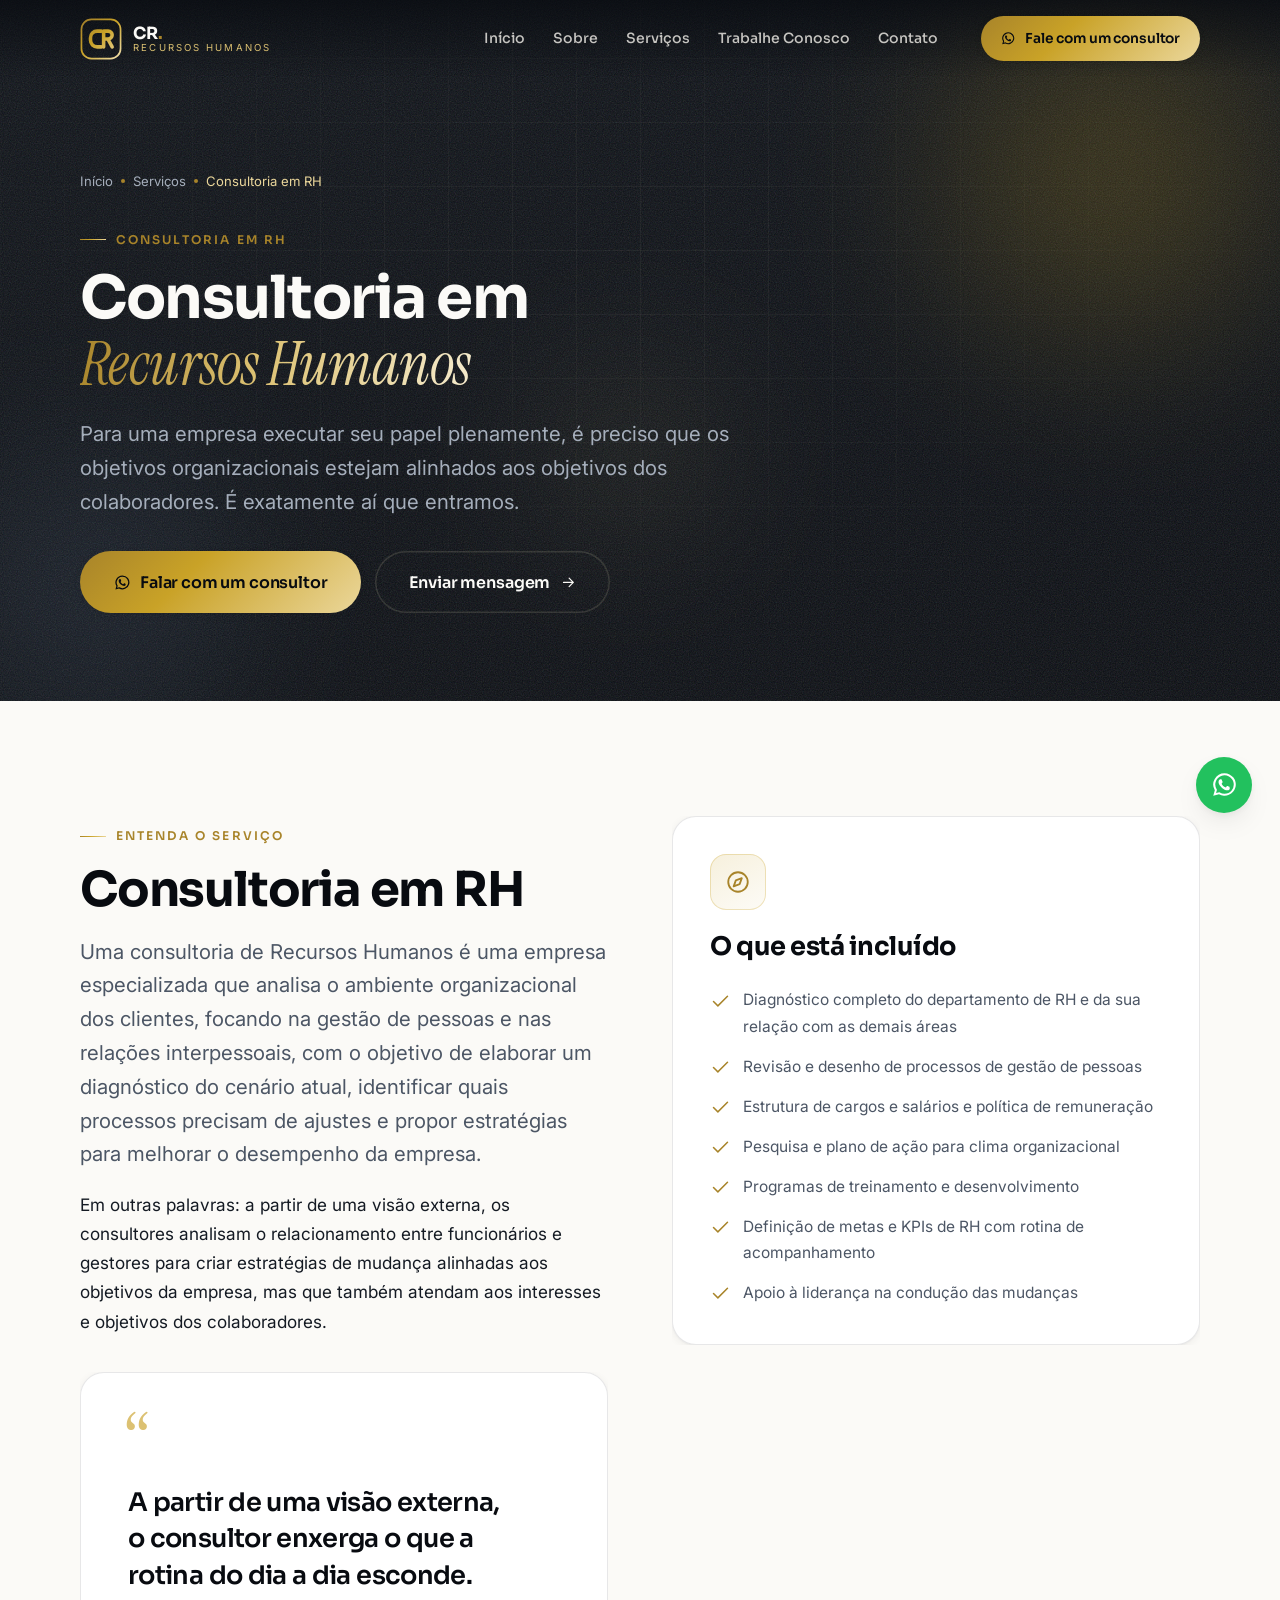
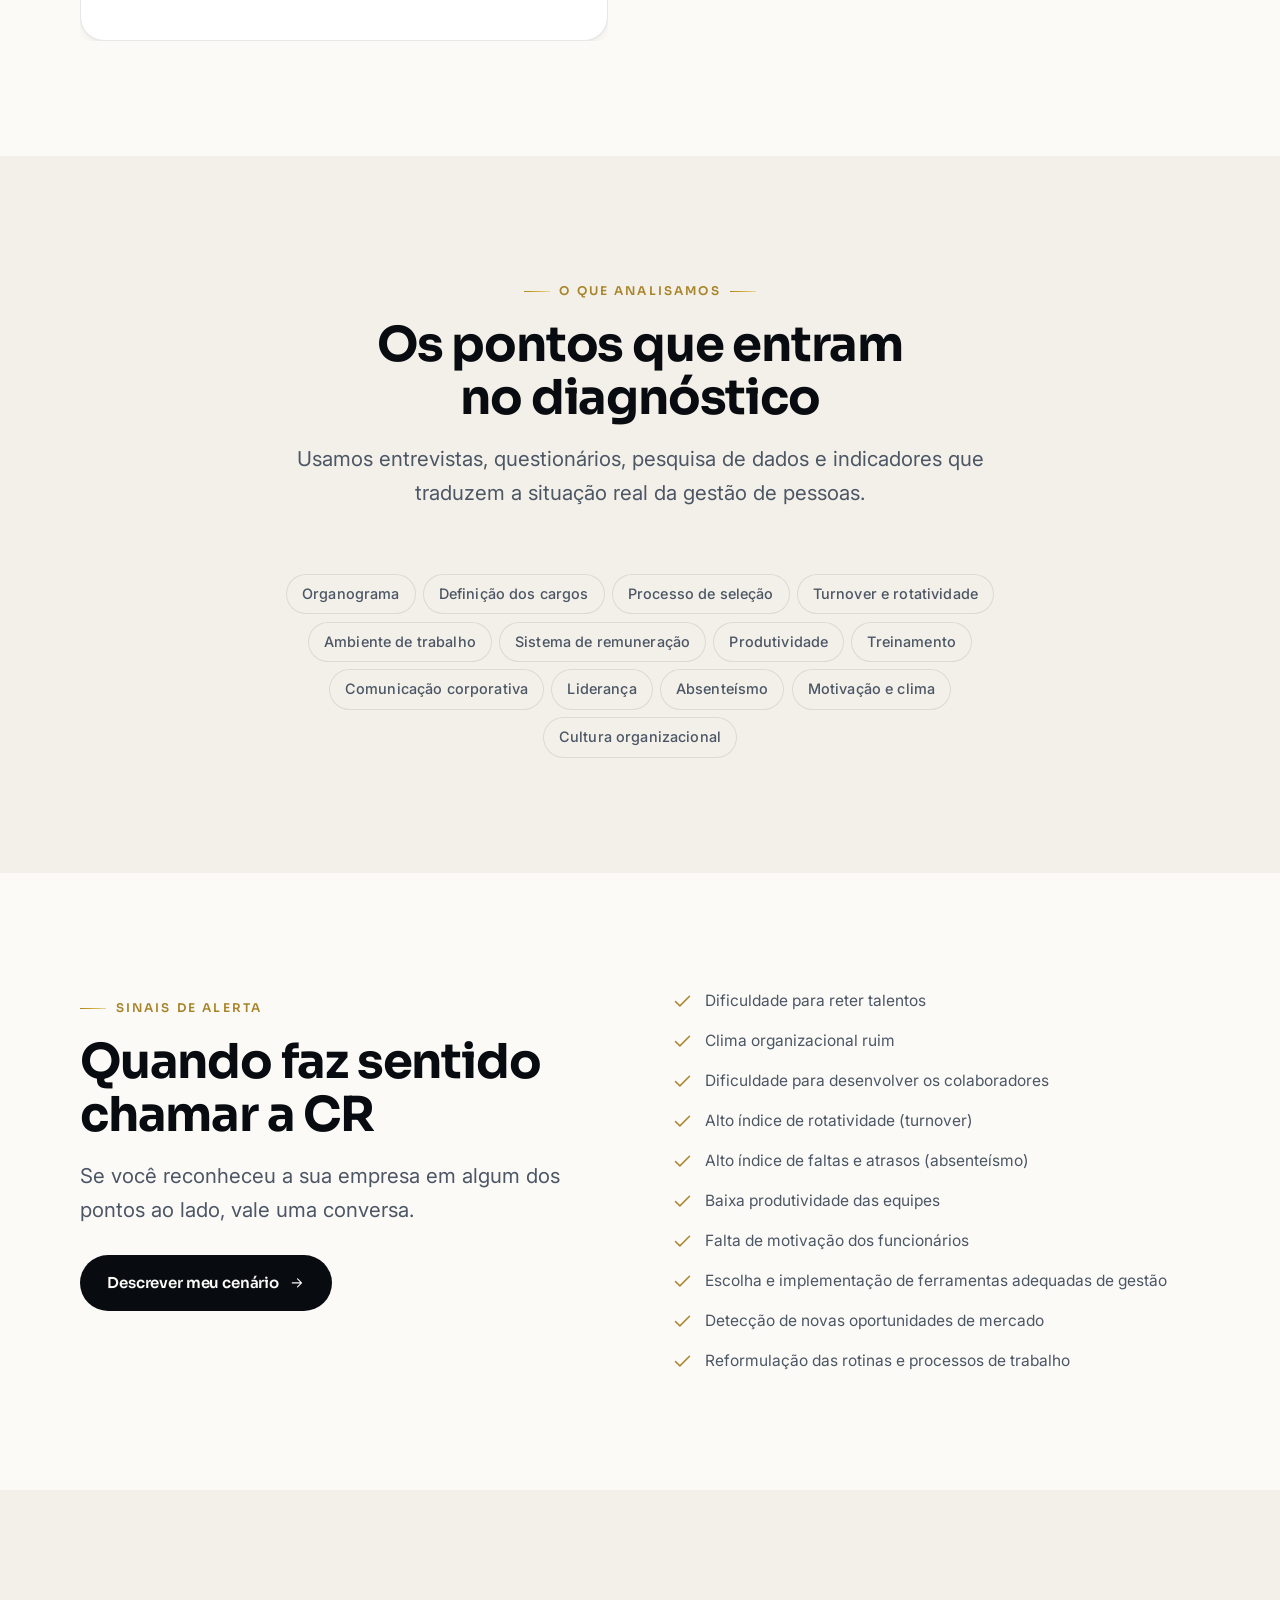
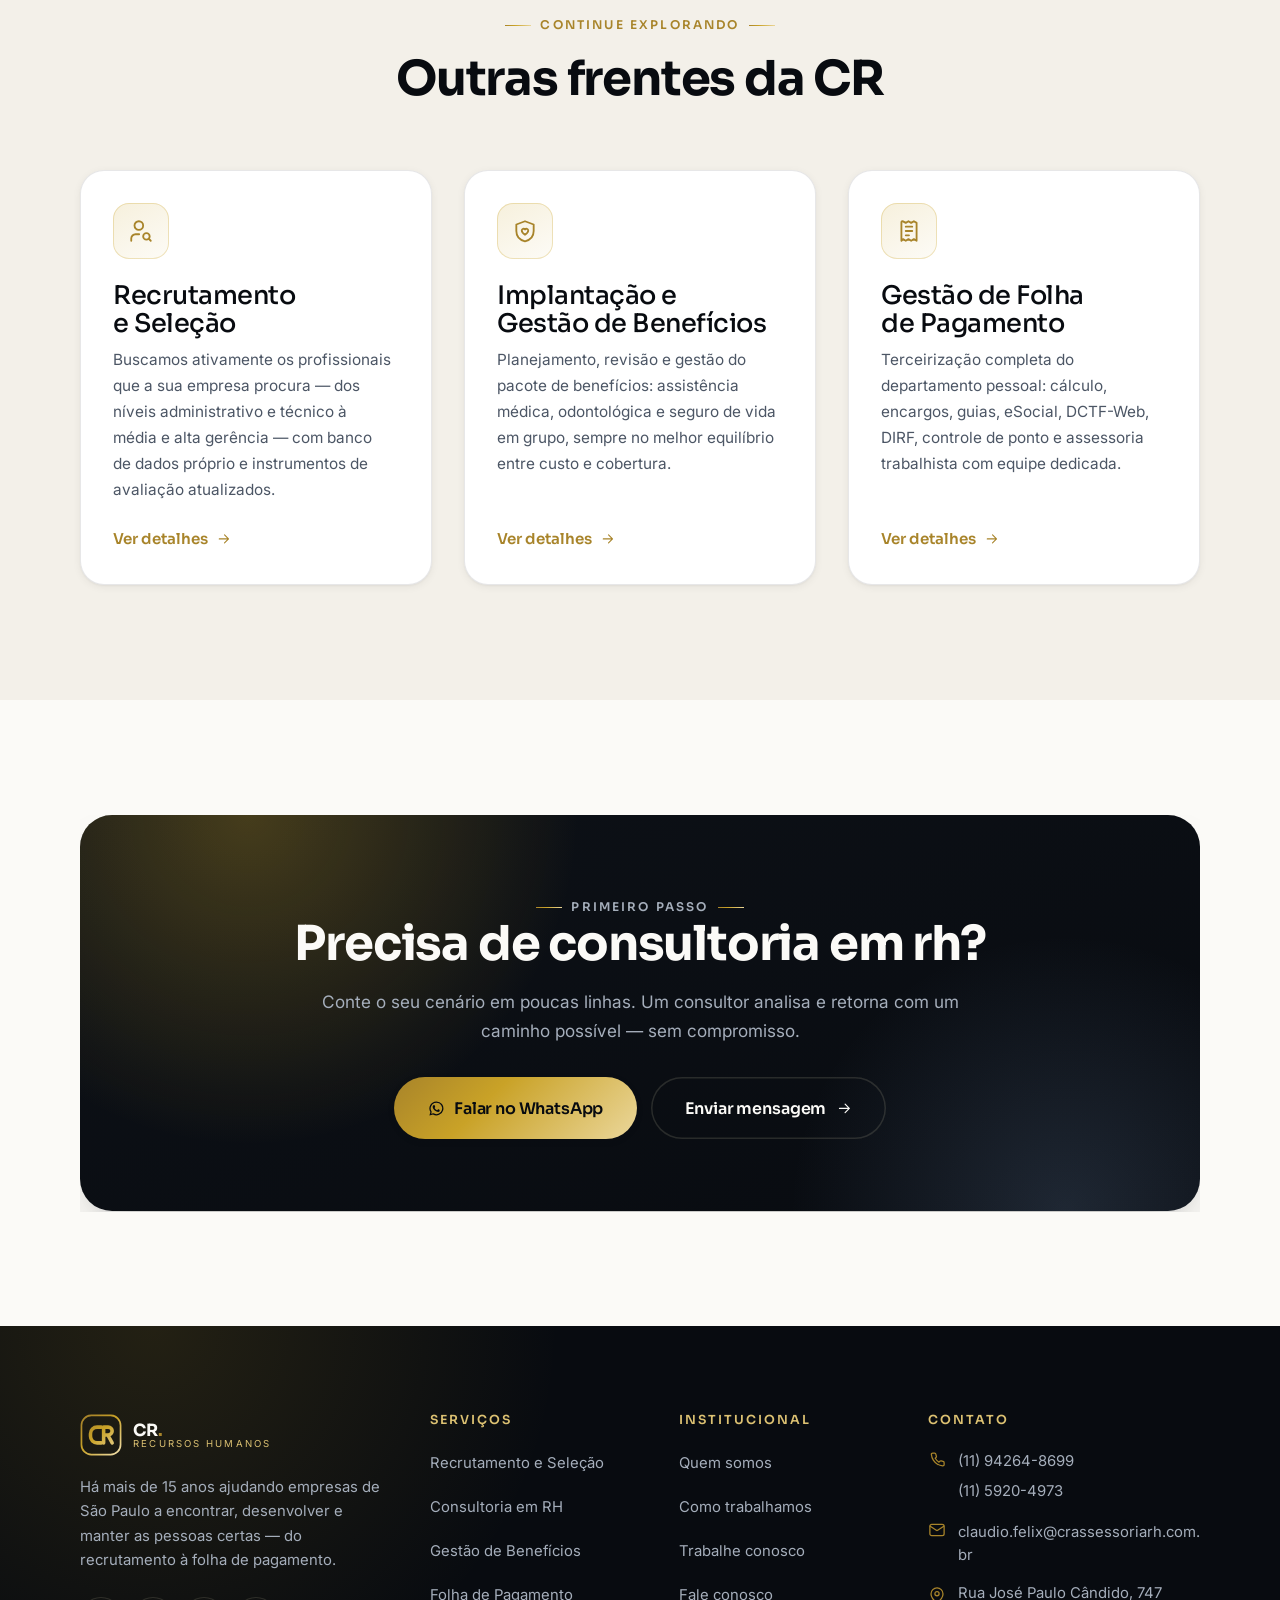
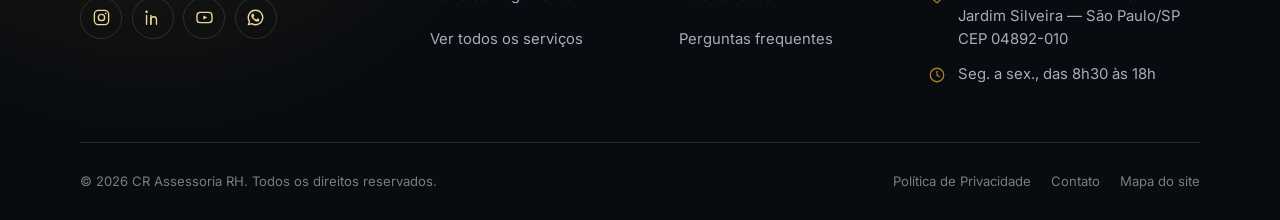
<file: consultoria-de-rh.html>
<!doctype html>
<html lang="pt-BR" prefix="og: https://ogp.me/ns#">
<head>
<meta charset="utf-8">
<meta name="viewport" content="width=device-width, initial-scale=1, viewport-fit=cover">
<script>document.documentElement.classList.add("js");</script>
<title>Consultoria em RH: o que é e como funciona | CR Recursos Humanos</title>
<meta name="description" content="Entenda o que é uma consultoria de RH, como funciona cada etapa e quando contratar. Diagnóstico, plano de ação e acompanhamento para empresas em São Paulo.">
<link rel="canonical" href="https://crassessoriarh.com.br/consultoria-de-rh.html">
<meta name="robots" content="index, follow, max-image-preview:large, max-snippet:-1, max-video-preview:-1">
<meta name="author" content="CR Recursos Humanos">
<meta name="theme-color" content="#0D1117">
<meta name="format-detection" content="telephone=yes">
<meta name="keywords" content="consultoria de rh, consultoria em recursos humanos, o que é consultoria de rh, diagnóstico de rh, clima organizacional, cargos e salários">
<!-- Geolocalização -->
<meta name="geo.region" content="BR-SP">
<meta name="geo.placename" content="São Paulo">

<!-- Open Graph -->
<meta property="og:type" content="article">
<meta property="og:site_name" content="CR Recursos Humanos">
<meta property="og:locale" content="pt_BR">
<meta property="og:url" content="https://crassessoriarh.com.br/consultoria-de-rh.html">
<meta property="og:title" content="Consultoria em RH: o que é e como funciona | CR Recursos Humanos">
<meta property="og:description" content="Entenda o que é uma consultoria de RH, como funciona cada etapa e quando contratar. Diagnóstico, plano de ação e acompanhamento para empresas em São Paulo.">
<meta property="og:image" content="https://crassessoriarh.com.br/assets/img/og-image.png">
<meta property="og:image:width" content="1200">
<meta property="og:image:height" content="630">
<meta property="og:image:alt" content="CR Recursos Humanos — consultoria em recursos humanos">

<!-- Twitter / X -->
<meta name="twitter:card" content="summary_large_image">
<meta name="twitter:title" content="Consultoria em RH: o que é e como funciona | CR Recursos Humanos">
<meta name="twitter:description" content="Entenda o que é uma consultoria de RH, como funciona cada etapa e quando contratar. Diagnóstico, plano de ação e acompanhamento para empresas em São Paulo.">
<meta name="twitter:image" content="https://crassessoriarh.com.br/assets/img/og-image.png">

<!-- Ícones e manifesto -->
<link rel="icon" href="assets/img/favicon.svg" type="image/svg+xml">
<link rel="apple-touch-icon" href="assets/img/favicon.svg">
<link rel="manifest" href="site.webmanifest">

<!-- Fontes -->
<link rel="preconnect" href="https://fonts.googleapis.com">
<link rel="preconnect" href="https://fonts.gstatic.com" crossorigin>
<link rel="preload" as="style" href="https://fonts.googleapis.com/css2?family=Inter:wght@400;500;600&family=Sora:wght@600;700&family=Instrument+Serif:ital@1&display=swap">
<link rel="stylesheet" href="https://fonts.googleapis.com/css2?family=Inter:wght@400;500;600&family=Sora:wght@600;700&family=Instrument+Serif:ital@1&display=swap" media="print" onload="this.media='all'">
<noscript><link rel="stylesheet" href="https://fonts.googleapis.com/css2?family=Inter:wght@400;500;600&family=Sora:wght@600;700&family=Instrument+Serif:ital@1&display=swap"></noscript>

<link rel="stylesheet" href="assets/css/style.css">

<script type="application/ld+json">
{
  "@context": "https://schema.org",
  "@graph": [
    {
      "@type": [
        "Organization",
        "ProfessionalService"
      ],
      "@id": "https://crassessoriarh.com.br/#organizacao",
      "name": "CR Recursos Humanos",
      "alternateName": [
        "CR Assessoria RH",
        "CR Consultoria de RH"
      ],
      "url": "https://crassessoriarh.com.br/",
      "logo": {
        "@type": "ImageObject",
        "url": "https://crassessoriarh.com.br/assets/img/logo-cr-full.svg",
        "width": 300,
        "height": 64
      },
      "image": "https://crassessoriarh.com.br/assets/img/og-image.png",
      "description": "Consultoria em RH, recrutamento e seleção, benefícios e folha de pagamento em São Paulo.",
      "telephone": [
        "+5511942648699",
        "+551159204973"
      ],
      "email": "claudio.felix@crassessoriarh.com.br",
      "founder": {
        "@type": "Person",
        "name": "Cláudio Roberto Félix"
      },
      "address": {
        "@type": "PostalAddress",
        "streetAddress": "Rua José Paulo Cândido, 747",
        "addressLocality": "São Paulo",
        "addressRegion": "SP",
        "postalCode": "04892-010",
        "addressCountry": "BR"
      },
      "areaServed": [
        {
          "@type": "City",
          "name": "São Paulo"
        },
        {
          "@type": "AdministrativeArea",
          "name": "Região Metropolitana de São Paulo"
        },
        {
          "@type": "Country",
          "name": "Brasil"
        }
      ],
      "knowsAbout": [
        "Recrutamento e seleção",
        "Consultoria em recursos humanos",
        "Gestão de benefícios",
        "Folha de pagamento",
        "Departamento pessoal",
        "eSocial",
        "Clima organizacional",
        "Cargos e salários",
        "Terceirização de RH"
      ],
      "sameAs": [
        "https://www.instagram.com/crassesoria/",
        "https://www.linkedin.com/in/claudio-roberto-felix-89b762145",
        "https://www.youtube.com/@crcalculojuridico"
      ],
      "openingHoursSpecification": [
        {
          "@type": "OpeningHoursSpecification",
          "dayOfWeek": [
            "Monday",
            "Tuesday",
            "Wednesday",
            "Thursday",
            "Friday"
          ],
          "opens": "08:30",
          "closes": "18:00"
        }
      ],
      "priceRange": "$$"
    },
    {
      "@type": "WebSite",
      "@id": "https://crassessoriarh.com.br/#website",
      "url": "https://crassessoriarh.com.br/",
      "name": "CR Recursos Humanos",
      "inLanguage": "pt-BR",
      "publisher": {
        "@id": "https://crassessoriarh.com.br/#organizacao"
      }
    },
    {
      "@type": "WebPage",
      "@id": "https://crassessoriarh.com.br/consultoria-de-rh.html#pagina",
      "url": "https://crassessoriarh.com.br/consultoria-de-rh.html",
      "name": "Consultoria em RH: o que é e como funciona | CR Recursos Humanos",
      "description": "Entenda o que é uma consultoria de RH, como funciona cada etapa e quando contratar. Diagnóstico, plano de ação e acompanhamento para empresas em São Paulo.",
      "isPartOf": {
        "@id": "https://crassessoriarh.com.br/#website"
      },
      "about": {
        "@id": "https://crassessoriarh.com.br/#organizacao"
      },
      "inLanguage": "pt-BR",
      "primaryImageOfPage": "https://crassessoriarh.com.br/assets/img/og-image.png"
    },
    {
      "@type": "BreadcrumbList",
      "@id": "https://crassessoriarh.com.br/consultoria-de-rh.html#trilha",
      "itemListElement": [
        {
          "@type": "ListItem",
          "position": 1,
          "name": "Início",
          "item": "https://crassessoriarh.com.br/"
        },
        {
          "@type": "ListItem",
          "position": 2,
          "name": "Serviços",
          "item": "https://crassessoriarh.com.br/servicos.html"
        },
        {
          "@type": "ListItem",
          "position": 3,
          "name": "Consultoria em RH",
          "item": "https://crassessoriarh.com.br/consultoria-de-rh.html"
        }
      ]
    },
    {
      "@type": "Service",
      "@id": "https://crassessoriarh.com.br/consultoria-de-rh.html#servico",
      "name": "Consultoria em RH",
      "serviceType": "Consultoria em RH",
      "description": "Entenda o que é uma consultoria de RH, como funciona cada etapa e quando contratar. Diagnóstico, plano de ação e acompanhamento para empresas em São Paulo.",
      "url": "https://crassessoriarh.com.br/consultoria-de-rh.html",
      "provider": {
        "@id": "https://crassessoriarh.com.br/#organizacao"
      },
      "areaServed": [
        {
          "@type": "City",
          "name": "São Paulo"
        },
        {
          "@type": "AdministrativeArea",
          "name": "Região Metropolitana de São Paulo"
        }
      ],
      "audience": {
        "@type": "BusinessAudience",
        "name": "Empresas de pequeno, médio e grande porte"
      },
      "hasOfferCatalog": {
        "@type": "OfferCatalog",
        "name": "O que está incluído",
        "itemListElement": [
          {
            "@type": "Offer",
            "itemOffered": {
              "@type": "Service",
              "name": "Diagnóstico completo do departamento de RH e da sua relação com as demais áreas"
            }
          },
          {
            "@type": "Offer",
            "itemOffered": {
              "@type": "Service",
              "name": "Revisão e desenho de processos de gestão de pessoas"
            }
          },
          {
            "@type": "Offer",
            "itemOffered": {
              "@type": "Service",
              "name": "Estrutura de cargos e salários e política de remuneração"
            }
          },
          {
            "@type": "Offer",
            "itemOffered": {
              "@type": "Service",
              "name": "Pesquisa e plano de ação para clima organizacional"
            }
          },
          {
            "@type": "Offer",
            "itemOffered": {
              "@type": "Service",
              "name": "Programas de treinamento e desenvolvimento"
            }
          },
          {
            "@type": "Offer",
            "itemOffered": {
              "@type": "Service",
              "name": "Definição de metas e KPIs de RH com rotina de acompanhamento"
            }
          },
          {
            "@type": "Offer",
            "itemOffered": {
              "@type": "Service",
              "name": "Apoio à liderança na condução das mudanças"
            }
          }
        ]
      }
    }
  ]
}
</script>
</head>
<body>
<a class="skip-link" href="#conteudo">Ir para o conteúdo principal</a>
<div class="progress-bar" aria-hidden="true"></div>
<header class="site-header">
  <div class="container header-inner">
    <a class="brand" href="index.html" aria-label="CR Recursos Humanos — página inicial">
      <svg class="brand__mark" viewBox="0 0 64 64" aria-hidden="true" focusable="false">
        <defs><linearGradient id="bg1" x1="8" y1="6" x2="56" y2="58" gradientUnits="userSpaceOnUse"><stop offset="0" stop-color="#A8842A"/><stop offset=".45" stop-color="#C9A227"/><stop offset="1" stop-color="#EBD79B"/></linearGradient></defs>
        <rect x="2.2" y="2.2" width="59.6" height="59.6" rx="15" fill="none" stroke="url(#bg1)" stroke-width="2.6"/>
        <path d="M32.5 20H26a10 10 0 0 0-10 10v4a10 10 0 0 0 10 10h6.5" fill="none" stroke="url(#bg1)" stroke-width="5.4" stroke-linecap="round"/>
        <path d="M36 44V20h7a6 6 0 0 1 0 12h-7m6.4 0L49 44" fill="none" stroke="url(#bg1)" stroke-width="5.4" stroke-linecap="round" stroke-linejoin="round"/>
      </svg>
      <span class="brand__text">
        <span class="brand__name">CR<span class="text-gold">.</span></span>
        <span class="brand__tag">Recursos Humanos</span>
      </span>
    </a>

    <nav class="nav" aria-label="Navegação principal">
      <ul class="nav__list">
        <li><a class="nav__link" href="index.html">Início</a></li>
        <li><a class="nav__link" href="sobre.html">Sobre</a></li>
        <li><a class="nav__link" href="servicos.html">Serviços</a></li>
        <li><a class="nav__link" href="trabalhe-conosco.html">Trabalhe Conosco</a></li>
        <li><a class="nav__link" href="contato.html">Contato</a></li>
      </ul>
    </nav>

    <a class="btn btn--gold btn--sm header-cta" href="https://wa.me/5511942648699?text=Ol%C3%A1!%20Vim%20pelo%20site%20e%20gostaria%20de%20falar%20sobre%20servi%C3%A7os%20de%20RH." target="_blank" rel="noopener">
      <svg viewBox="0 0 24 24" fill="none" stroke="currentColor" stroke-width="1.7" stroke-linecap="round" stroke-linejoin="round" aria-hidden="true"><path fill="currentColor" stroke="none" d="M12 2a10 10 0 0 0-8.6 15.1L2 22l5.1-1.3A10 10 0 1 0 12 2Zm0 18.2a8.2 8.2 0 0 1-4.2-1.2l-.3-.2-3 .8.8-2.9-.2-.3A8.2 8.2 0 1 1 12 20.2Zm4.5-6.1c-.2-.1-1.4-.7-1.7-.8s-.4-.1-.6.1-.6.8-.8 1-.3.2-.6.1a6.7 6.7 0 0 1-2-1.2 7.4 7.4 0 0 1-1.3-1.7c-.2-.3 0-.4.1-.6l.4-.5a1.8 1.8 0 0 0 .3-.4.5.5 0 0 0 0-.5c0-.1-.6-1.4-.8-1.9s-.4-.4-.6-.4h-.5a1 1 0 0 0-.7.3A2.9 2.9 0 0 0 6.7 10a5.1 5.1 0 0 0 1 2.7 11.5 11.5 0 0 0 4.4 3.9 8.2 8.2 0 0 0 2.5.6 2.4 2.4 0 0 0 1.6-.6 2 2 0 0 0 .5-1.3c0-.2 0-.3-.2-.4Z"/></svg> Fale com um consultor
    </a>

    <button class="nav-toggle" type="button" aria-expanded="false" aria-controls="menu-mobile" aria-label="Abrir menu de navegação">
      <span class="nav-toggle__bars" aria-hidden="true"><i></i><i></i><i></i></span>
    </button>
  </div>
</header>

<div class="mobile-nav" id="menu-mobile" aria-hidden="true">
  <nav aria-label="Navegação principal (celular)">
    <ul class="mobile-nav__list">
      <li><a class="mobile-nav__link" href="index.html">Início</a></li>
      <li><a class="mobile-nav__link" href="sobre.html">Sobre</a></li>
      <li><a class="mobile-nav__link" href="servicos.html">Serviços</a></li>
      <li><a class="mobile-nav__link" href="trabalhe-conosco.html">Trabalhe Conosco</a></li>
      <li><a class="mobile-nav__link" href="contato.html">Contato</a></li>
    </ul>
  </nav>
  <div class="mobile-nav__foot">
    <a class="btn btn--gold" href="https://wa.me/5511942648699" target="_blank" rel="noopener"><svg viewBox="0 0 24 24" fill="none" stroke="currentColor" stroke-width="1.7" stroke-linecap="round" stroke-linejoin="round" aria-hidden="true"><path fill="currentColor" stroke="none" d="M12 2a10 10 0 0 0-8.6 15.1L2 22l5.1-1.3A10 10 0 1 0 12 2Zm0 18.2a8.2 8.2 0 0 1-4.2-1.2l-.3-.2-3 .8.8-2.9-.2-.3A8.2 8.2 0 1 1 12 20.2Zm4.5-6.1c-.2-.1-1.4-.7-1.7-.8s-.4-.1-.6.1-.6.8-.8 1-.3.2-.6.1a6.7 6.7 0 0 1-2-1.2 7.4 7.4 0 0 1-1.3-1.7c-.2-.3 0-.4.1-.6l.4-.5a1.8 1.8 0 0 0 .3-.4.5.5 0 0 0 0-.5c0-.1-.6-1.4-.8-1.9s-.4-.4-.6-.4h-.5a1 1 0 0 0-.7.3A2.9 2.9 0 0 0 6.7 10a5.1 5.1 0 0 0 1 2.7 11.5 11.5 0 0 0 4.4 3.9 8.2 8.2 0 0 0 2.5.6 2.4 2.4 0 0 0 1.6-.6 2 2 0 0 0 .5-1.3c0-.2 0-.3-.2-.4Z"/></svg> Falar no WhatsApp</a>
    <a class="link-arrow" href="tel:+5511942648699"><svg viewBox="0 0 24 24" fill="none" stroke="currentColor" stroke-width="1.7" stroke-linecap="round" stroke-linejoin="round" aria-hidden="true"><path d="M21.5 16.9v2.6a1.7 1.7 0 0 1-1.9 1.7 17 17 0 0 1-7.4-2.6 16.7 16.7 0 0 1-5.1-5.1A17 17 0 0 1 4.5 6a1.7 1.7 0 0 1 1.7-1.9h2.6a1.7 1.7 0 0 1 1.7 1.5c.1.9.3 1.7.6 2.5a1.7 1.7 0 0 1-.4 1.8l-1.1 1.1a13.7 13.7 0 0 0 5.1 5.1l1.1-1.1a1.7 1.7 0 0 1 1.8-.4c.8.3 1.6.5 2.5.6a1.7 1.7 0 0 1 1.4 1.7Z"/></svg> (11) 94264-8699</a>
  </div>
</div>
<main id="conteudo">
<section class="hero hero--page" aria-labelledby="titulo-principal">
  <div class="hero__bg" aria-hidden="true">
    <div class="hero__grid"></div>
    <div class="hero__orb hero__orb--1 float-slow" data-parallax="0.09"></div>
    <div class="hero__orb hero__orb--2 float-slower" data-parallax="-0.05"></div>
    <div class="hero__orb hero__orb--3 float-slow"></div>
    <div class="hero__noise"></div>
    <div class="hero__spot"></div>
  </div>
  <div class="container">
    <nav class="breadcrumb" aria-label="Você está em"><ol><li><a href="index.html">Início</a></li><li><a href="servicos.html">Serviços</a></li><li><span aria-current="page">Consultoria em RH</span></li></ol></nav>
    <div style="max-width:760px;margin-top:1.5rem">
      <p class="eyebrow">Consultoria em RH</p>
      <h1 id="titulo-principal" style="margin-block:1rem 1.25rem">Consultoria em <em class="serif-accent">Recursos Humanos</em></h1>
      <p class="lead">Para uma empresa executar seu papel plenamente, é preciso que os objetivos organizacionais estejam alinhados aos objetivos dos colaboradores. É exatamente aí que entramos.</p>
      <div class="btn-row" style="margin-top:2rem">
        <a class="btn btn--gold btn--lg" href="https://wa.me/5511942648699?text=Ol%C3%A1!%20Vim%20pelo%20site%20da%20CR%20Recursos%20Humanos%20e%20gostaria%20de%20conversar." target="_blank" rel="noopener"><svg viewBox="0 0 24 24" fill="none" stroke="currentColor" stroke-width="1.7" stroke-linecap="round" stroke-linejoin="round" aria-hidden="true"><path fill="currentColor" stroke="none" d="M12 2a10 10 0 0 0-8.6 15.1L2 22l5.1-1.3A10 10 0 1 0 12 2Zm0 18.2a8.2 8.2 0 0 1-4.2-1.2l-.3-.2-3 .8.8-2.9-.2-.3A8.2 8.2 0 1 1 12 20.2Zm4.5-6.1c-.2-.1-1.4-.7-1.7-.8s-.4-.1-.6.1-.6.8-.8 1-.3.2-.6.1a6.7 6.7 0 0 1-2-1.2 7.4 7.4 0 0 1-1.3-1.7c-.2-.3 0-.4.1-.6l.4-.5a1.8 1.8 0 0 0 .3-.4.5.5 0 0 0 0-.5c0-.1-.6-1.4-.8-1.9s-.4-.4-.6-.4h-.5a1 1 0 0 0-.7.3A2.9 2.9 0 0 0 6.7 10a5.1 5.1 0 0 0 1 2.7 11.5 11.5 0 0 0 4.4 3.9 8.2 8.2 0 0 0 2.5.6 2.4 2.4 0 0 0 1.6-.6 2 2 0 0 0 .5-1.3c0-.2 0-.3-.2-.4Z"/></svg> Falar com um consultor</a>
        <a class="btn btn--ghost btn--lg" href="contato.html">Enviar mensagem <svg viewBox="0 0 24 24" fill="none" stroke="currentColor" stroke-width="1.7" stroke-linecap="round" stroke-linejoin="round" aria-hidden="true"><path d="M5 12h14M13 6l6 6-6 6"/></svg></a>
      </div>
    </div>
  </div>
</section>
<section class="section" aria-labelledby="tit-intro">
  <div class="container">
    <div class="grid grid--2" style="gap:clamp(2rem,5vw,4rem);align-items:start">
      <div data-reveal="left">
        <p class="eyebrow">Entenda o serviço</p>
        <h2 id="tit-intro" style="margin-block:1.1rem">Consultoria em RH</h2>
        <div class="stack"><p class="lead">Uma consultoria de Recursos Humanos é uma empresa especializada que analisa o ambiente organizacional dos clientes, focando na gestão de pessoas e nas relações interpessoais, com o objetivo de elaborar um diagnóstico do cenário atual, identificar quais processos precisam de ajustes e propor estratégias para melhorar o desempenho da empresa.</p>
          <p class="">Em outras palavras: a partir de uma visão externa, os consultores analisam o relacionamento entre funcionários e gestores para criar estratégias de mudança alinhadas aos objetivos da empresa, mas que também atendam aos interesses e objetivos dos colaboradores.</p></div>
        <figure class="quote" data-reveal style="margin-top:2.25rem">
          <span class="quote__mark" aria-hidden="true">&ldquo;</span>
          <blockquote>A partir de uma visão externa, o consultor enxerga o que a rotina do dia a dia esconde.</blockquote>
        </figure>
      </div>
      <div data-reveal="right">
        <div class="card" style="padding:clamp(1.75rem,3vw,2.4rem)">
          <span class="icon-box"><svg viewBox="0 0 24 24" fill="none" stroke="currentColor" stroke-width="1.7" stroke-linecap="round" stroke-linejoin="round" aria-hidden="true"><circle cx="12" cy="12" r="9"/><path d="m15.5 8.5-2 5.5-5.5 2 2-5.5 5.5-2Z"/></svg></span>
          <h3 class="card__title">O que está incluído</h3>
          <ul class="check-list" style="margin-top:1.1rem"><li><svg viewBox="0 0 24 24" fill="none" stroke="currentColor" stroke-width="1.7" stroke-linecap="round" stroke-linejoin="round" aria-hidden="true"><path d="M20 6 9 17l-5-5"/></svg><span>Diagnóstico completo do departamento de RH e da sua relação com as demais áreas</span></li>
            <li><svg viewBox="0 0 24 24" fill="none" stroke="currentColor" stroke-width="1.7" stroke-linecap="round" stroke-linejoin="round" aria-hidden="true"><path d="M20 6 9 17l-5-5"/></svg><span>Revisão e desenho de processos de gestão de pessoas</span></li>
            <li><svg viewBox="0 0 24 24" fill="none" stroke="currentColor" stroke-width="1.7" stroke-linecap="round" stroke-linejoin="round" aria-hidden="true"><path d="M20 6 9 17l-5-5"/></svg><span>Estrutura de cargos e salários e política de remuneração</span></li>
            <li><svg viewBox="0 0 24 24" fill="none" stroke="currentColor" stroke-width="1.7" stroke-linecap="round" stroke-linejoin="round" aria-hidden="true"><path d="M20 6 9 17l-5-5"/></svg><span>Pesquisa e plano de ação para clima organizacional</span></li>
            <li><svg viewBox="0 0 24 24" fill="none" stroke="currentColor" stroke-width="1.7" stroke-linecap="round" stroke-linejoin="round" aria-hidden="true"><path d="M20 6 9 17l-5-5"/></svg><span>Programas de treinamento e desenvolvimento</span></li>
            <li><svg viewBox="0 0 24 24" fill="none" stroke="currentColor" stroke-width="1.7" stroke-linecap="round" stroke-linejoin="round" aria-hidden="true"><path d="M20 6 9 17l-5-5"/></svg><span>Definição de metas e KPIs de RH com rotina de acompanhamento</span></li>
            <li><svg viewBox="0 0 24 24" fill="none" stroke="currentColor" stroke-width="1.7" stroke-linecap="round" stroke-linejoin="round" aria-hidden="true"><path d="M20 6 9 17l-5-5"/></svg><span>Apoio à liderança na condução das mudanças</span></li></ul>
        </div>
      </div>
    </div>
  </div>
</section>

<section class="section bg-alt" aria-labelledby="tit-analise">
  <div class="container container--narrow">
    <div class="section-head section-head--center" data-reveal>
      <p class="eyebrow eyebrow--center">O que analisamos</p>
      <h2 id="tit-analise">Os pontos que entram no diagnóstico</h2>
      <p class="lead">Usamos entrevistas, questionários, pesquisa de dados e indicadores que traduzem a situação real da gestão de pessoas.</p>
    </div>
    <ul class="tag-list" data-reveal style="justify-content:center">
      <li class="tag" style="font-size:.9rem;padding:.5rem 1rem">Organograma</li>
      <li class="tag" style="font-size:.9rem;padding:.5rem 1rem">Definição dos cargos</li>
      <li class="tag" style="font-size:.9rem;padding:.5rem 1rem">Processo de seleção</li>
      <li class="tag" style="font-size:.9rem;padding:.5rem 1rem">Turnover e rotatividade</li>
      <li class="tag" style="font-size:.9rem;padding:.5rem 1rem">Ambiente de trabalho</li>
      <li class="tag" style="font-size:.9rem;padding:.5rem 1rem">Sistema de remuneração</li>
      <li class="tag" style="font-size:.9rem;padding:.5rem 1rem">Produtividade</li>
      <li class="tag" style="font-size:.9rem;padding:.5rem 1rem">Treinamento</li>
      <li class="tag" style="font-size:.9rem;padding:.5rem 1rem">Comunicação corporativa</li>
      <li class="tag" style="font-size:.9rem;padding:.5rem 1rem">Liderança</li>
      <li class="tag" style="font-size:.9rem;padding:.5rem 1rem">Absenteísmo</li>
      <li class="tag" style="font-size:.9rem;padding:.5rem 1rem">Motivação e clima</li>
      <li class="tag" style="font-size:.9rem;padding:.5rem 1rem">Cultura organizacional</li>
    </ul>
  </div>
</section>
<section class="section" aria-labelledby="tit-quando">
  <div class="container">
    <div class="grid grid--2" style="gap:clamp(2rem,5vw,4rem);align-items:start">
      <div data-reveal="left" class="sticky-side">
        <p class="eyebrow">Sinais de alerta</p>
        <h2 id="tit-quando" style="margin-block:1.1rem">Quando faz sentido chamar a CR</h2>
        <p class="lead">Se você reconheceu a sua empresa em algum dos pontos ao lado, vale uma conversa.</p>
        <div class="btn-row" style="margin-top:1.75rem">
          <a class="btn" href="contato.html">Descrever meu cenário <svg viewBox="0 0 24 24" fill="none" stroke="currentColor" stroke-width="1.7" stroke-linecap="round" stroke-linejoin="round" aria-hidden="true"><path d="M5 12h14M13 6l6 6-6 6"/></svg></a>
        </div>
      </div>
      <ul class="check-list" data-reveal="right"><li><svg viewBox="0 0 24 24" fill="none" stroke="currentColor" stroke-width="1.7" stroke-linecap="round" stroke-linejoin="round" aria-hidden="true"><path d="M20 6 9 17l-5-5"/></svg><span>Dificuldade para reter talentos</span></li>
        <li><svg viewBox="0 0 24 24" fill="none" stroke="currentColor" stroke-width="1.7" stroke-linecap="round" stroke-linejoin="round" aria-hidden="true"><path d="M20 6 9 17l-5-5"/></svg><span>Clima organizacional ruim</span></li>
        <li><svg viewBox="0 0 24 24" fill="none" stroke="currentColor" stroke-width="1.7" stroke-linecap="round" stroke-linejoin="round" aria-hidden="true"><path d="M20 6 9 17l-5-5"/></svg><span>Dificuldade para desenvolver os colaboradores</span></li>
        <li><svg viewBox="0 0 24 24" fill="none" stroke="currentColor" stroke-width="1.7" stroke-linecap="round" stroke-linejoin="round" aria-hidden="true"><path d="M20 6 9 17l-5-5"/></svg><span>Alto índice de rotatividade (turnover)</span></li>
        <li><svg viewBox="0 0 24 24" fill="none" stroke="currentColor" stroke-width="1.7" stroke-linecap="round" stroke-linejoin="round" aria-hidden="true"><path d="M20 6 9 17l-5-5"/></svg><span>Alto índice de faltas e atrasos (absenteísmo)</span></li>
        <li><svg viewBox="0 0 24 24" fill="none" stroke="currentColor" stroke-width="1.7" stroke-linecap="round" stroke-linejoin="round" aria-hidden="true"><path d="M20 6 9 17l-5-5"/></svg><span>Baixa produtividade das equipes</span></li>
        <li><svg viewBox="0 0 24 24" fill="none" stroke="currentColor" stroke-width="1.7" stroke-linecap="round" stroke-linejoin="round" aria-hidden="true"><path d="M20 6 9 17l-5-5"/></svg><span>Falta de motivação dos funcionários</span></li>
        <li><svg viewBox="0 0 24 24" fill="none" stroke="currentColor" stroke-width="1.7" stroke-linecap="round" stroke-linejoin="round" aria-hidden="true"><path d="M20 6 9 17l-5-5"/></svg><span>Escolha e implementação de ferramentas adequadas de gestão</span></li>
        <li><svg viewBox="0 0 24 24" fill="none" stroke="currentColor" stroke-width="1.7" stroke-linecap="round" stroke-linejoin="round" aria-hidden="true"><path d="M20 6 9 17l-5-5"/></svg><span>Detecção de novas oportunidades de mercado</span></li>
        <li><svg viewBox="0 0 24 24" fill="none" stroke="currentColor" stroke-width="1.7" stroke-linecap="round" stroke-linejoin="round" aria-hidden="true"><path d="M20 6 9 17l-5-5"/></svg><span>Reformulação das rotinas e processos de trabalho</span></li></ul>
    </div>
  </div>
</section>
<section class="section bg-alt" aria-labelledby="tit-outros">
  <div class="container">
    <div class="section-head section-head--center" data-reveal>
      <p class="eyebrow eyebrow--center">Continue explorando</p>
      <h2 id="tit-outros">Outras frentes da CR</h2>
    </div>
    <div class="grid grid--3" data-stagger>
      <article class="card">
        <span class="icon-box"><svg viewBox="0 0 24 24" fill="none" stroke="currentColor" stroke-width="1.7" stroke-linecap="round" stroke-linejoin="round" aria-hidden="true"><circle cx="10" cy="7" r="4"/><path d="M10.3 15H7a4 4 0 0 0-4 4v2"/><circle cx="17" cy="17" r="3"/><path d="m21 21-1.9-1.9"/></svg></span>
        <h3 class="card__title"><a href="recrutamento-e-selecao.html" class="link-underline">Recrutamento e Seleção</a></h3>
        <p class="card__text">Buscamos ativamente os profissionais que a sua empresa procura — dos níveis administrativo e técnico à média e alta gerência — com banco de dados próprio e instrumentos de avaliação atualizados.</p>
        <a class="link-arrow" href="recrutamento-e-selecao.html" aria-label="Ver a página de Recrutamento e Seleção">Ver detalhes <svg viewBox="0 0 24 24" fill="none" stroke="currentColor" stroke-width="1.7" stroke-linecap="round" stroke-linejoin="round" aria-hidden="true"><path d="M5 12h14M13 6l6 6-6 6"/></svg></a>
      </article>
      <article class="card">
        <span class="icon-box"><svg viewBox="0 0 24 24" fill="none" stroke="currentColor" stroke-width="1.7" stroke-linecap="round" stroke-linejoin="round" aria-hidden="true"><path d="M12 3 4 6v6c0 5 3.4 8.4 8 9.5 4.6-1.1 8-4.5 8-9.5V6l-8-3Z"/><path d="M12 15.5s-3-1.9-3-3.9a1.7 1.7 0 0 1 3-1 1.7 1.7 0 0 1 3 1c0 2-3 3.9-3 3.9Z"/></svg></span>
        <h3 class="card__title"><a href="gestao-de-beneficios.html" class="link-underline">Implantação e Gestão de Benefícios</a></h3>
        <p class="card__text">Planejamento, revisão e gestão do pacote de benefícios: assistência médica, odontológica e seguro de vida em grupo, sempre no melhor equilíbrio entre custo e cobertura.</p>
        <a class="link-arrow" href="gestao-de-beneficios.html" aria-label="Ver a página de Implantação e Gestão de Benefícios">Ver detalhes <svg viewBox="0 0 24 24" fill="none" stroke="currentColor" stroke-width="1.7" stroke-linecap="round" stroke-linejoin="round" aria-hidden="true"><path d="M5 12h14M13 6l6 6-6 6"/></svg></a>
      </article>
      <article class="card">
        <span class="icon-box"><svg viewBox="0 0 24 24" fill="none" stroke="currentColor" stroke-width="1.7" stroke-linecap="round" stroke-linejoin="round" aria-hidden="true"><path d="M5 21V4a1 1 0 0 1 1.5-.9L9 4.5 11.5 3 14 4.5 16.5 3 19 4.5V21l-2.5-1.5L14 21l-2.5-1.5L9 21l-2.5-1.5L5 21Z"/><path d="M9 8h6M9 12h6M9 16h3"/></svg></span>
        <h3 class="card__title"><a href="folha-de-pagamento.html" class="link-underline">Gestão de Folha de Pagamento</a></h3>
        <p class="card__text">Terceirização completa do departamento pessoal: cálculo, encargos, guias, eSocial, DCTF-Web, DIRF, controle de ponto e assessoria trabalhista com equipe dedicada.</p>
        <a class="link-arrow" href="folha-de-pagamento.html" aria-label="Ver a página de Gestão de Folha de Pagamento">Ver detalhes <svg viewBox="0 0 24 24" fill="none" stroke="currentColor" stroke-width="1.7" stroke-linecap="round" stroke-linejoin="round" aria-hidden="true"><path d="M5 12h14M13 6l6 6-6 6"/></svg></a>
      </article>
    </div>
  </div>
</section>
<section class="section" aria-labelledby="cta-final">
  <div class="container">
    <div class="cta-band" data-reveal="scale">
      <p class="eyebrow eyebrow--center" style="justify-content:center">Primeiro passo</p>
      <h2 id="cta-final">Precisa de consultoria em rh?</h2>
      <p style="margin-top:1rem">Conte o seu cenário em poucas linhas. Um consultor analisa e retorna com um caminho possível — sem compromisso.</p>
      <div class="btn-row">
        <a class="btn btn--gold btn--lg" href="https://wa.me/5511942648699?text=Ol%C3%A1!%20Vim%20pelo%20site%20da%20CR%20Recursos%20Humanos%20e%20gostaria%20de%20conversar." target="_blank" rel="noopener"><svg viewBox="0 0 24 24" fill="none" stroke="currentColor" stroke-width="1.7" stroke-linecap="round" stroke-linejoin="round" aria-hidden="true"><path fill="currentColor" stroke="none" d="M12 2a10 10 0 0 0-8.6 15.1L2 22l5.1-1.3A10 10 0 1 0 12 2Zm0 18.2a8.2 8.2 0 0 1-4.2-1.2l-.3-.2-3 .8.8-2.9-.2-.3A8.2 8.2 0 1 1 12 20.2Zm4.5-6.1c-.2-.1-1.4-.7-1.7-.8s-.4-.1-.6.1-.6.8-.8 1-.3.2-.6.1a6.7 6.7 0 0 1-2-1.2 7.4 7.4 0 0 1-1.3-1.7c-.2-.3 0-.4.1-.6l.4-.5a1.8 1.8 0 0 0 .3-.4.5.5 0 0 0 0-.5c0-.1-.6-1.4-.8-1.9s-.4-.4-.6-.4h-.5a1 1 0 0 0-.7.3A2.9 2.9 0 0 0 6.7 10a5.1 5.1 0 0 0 1 2.7 11.5 11.5 0 0 0 4.4 3.9 8.2 8.2 0 0 0 2.5.6 2.4 2.4 0 0 0 1.6-.6 2 2 0 0 0 .5-1.3c0-.2 0-.3-.2-.4Z"/></svg> Falar no WhatsApp</a>
        <a class="btn btn--ghost btn--lg" href="contato.html">Enviar mensagem <svg viewBox="0 0 24 24" fill="none" stroke="currentColor" stroke-width="1.7" stroke-linecap="round" stroke-linejoin="round" aria-hidden="true"><path d="M5 12h14M13 6l6 6-6 6"/></svg></a>
      </div>
    </div>
  </div>
</section>
</main>
<footer class="site-footer">
  <div class="container">
    <div class="footer-grid">

      <div class="footer-brand">
        <a class="brand" href="index.html" aria-label="CR Recursos Humanos — página inicial">
          <svg class="brand__mark" viewBox="0 0 64 64" aria-hidden="true" focusable="false">
        <defs><linearGradient id="bg1" x1="8" y1="6" x2="56" y2="58" gradientUnits="userSpaceOnUse"><stop offset="0" stop-color="#A8842A"/><stop offset=".45" stop-color="#C9A227"/><stop offset="1" stop-color="#EBD79B"/></linearGradient></defs>
        <rect x="2.2" y="2.2" width="59.6" height="59.6" rx="15" fill="none" stroke="url(#bg1)" stroke-width="2.6"/>
        <path d="M32.5 20H26a10 10 0 0 0-10 10v4a10 10 0 0 0 10 10h6.5" fill="none" stroke="url(#bg1)" stroke-width="5.4" stroke-linecap="round"/>
        <path d="M36 44V20h7a6 6 0 0 1 0 12h-7m6.4 0L49 44" fill="none" stroke="url(#bg1)" stroke-width="5.4" stroke-linecap="round" stroke-linejoin="round"/>
      </svg>
          <span class="brand__text">
            <span class="brand__name">CR<span class="text-gold">.</span></span>
            <span class="brand__tag">Recursos Humanos</span>
          </span>
        </a>
        <p>Há mais de 15 anos ajudando empresas de São Paulo a encontrar, desenvolver e manter as pessoas certas — do recrutamento à folha de pagamento.</p>
        <ul class="socials">
          <li><a class="social" href="https://www.instagram.com/crassesoria/" target="_blank" rel="noopener" aria-label="Instagram da CR Recursos Humanos"><svg viewBox="0 0 24 24" fill="none" stroke="currentColor" stroke-width="1.7" stroke-linecap="round" stroke-linejoin="round" aria-hidden="true"><rect x="3" y="3" width="18" height="18" rx="5"/><circle cx="12" cy="12" r="4"/><circle cx="17.3" cy="6.7" r="1.1" fill="currentColor" stroke="none"/></svg></a></li>
          <li><a class="social" href="https://www.linkedin.com/in/claudio-roberto-felix-89b762145" target="_blank" rel="noopener" aria-label="LinkedIn de Cláudio Roberto Félix"><svg viewBox="0 0 24 24" fill="none" stroke="currentColor" stroke-width="1.7" stroke-linecap="round" stroke-linejoin="round" aria-hidden="true"><path d="M4.5 9.5v11M4.5 5.2v.1"/><path d="M10 20.5v-6a3.5 3.5 0 0 1 7 0v6"/><path d="M10 9.5v11"/><circle cx="4.5" cy="4.8" r="1.6" fill="currentColor" stroke="none"/></svg></a></li>
          <li><a class="social" href="https://www.youtube.com/@crcalculojuridico" target="_blank" rel="noopener" aria-label="Canal no YouTube"><svg viewBox="0 0 24 24" fill="none" stroke="currentColor" stroke-width="1.7" stroke-linecap="round" stroke-linejoin="round" aria-hidden="true"><rect x="2.5" y="5.5" width="19" height="13" rx="4"/><path d="m10.5 9.5 5 2.5-5 2.5v-5Z" fill="currentColor" stroke="none"/></svg></a></li>
          <li><a class="social" href="https://wa.me/5511942648699" target="_blank" rel="noopener" aria-label="WhatsApp da CR Recursos Humanos"><svg viewBox="0 0 24 24" fill="none" stroke="currentColor" stroke-width="1.7" stroke-linecap="round" stroke-linejoin="round" aria-hidden="true"><path fill="currentColor" stroke="none" d="M12 2a10 10 0 0 0-8.6 15.1L2 22l5.1-1.3A10 10 0 1 0 12 2Zm0 18.2a8.2 8.2 0 0 1-4.2-1.2l-.3-.2-3 .8.8-2.9-.2-.3A8.2 8.2 0 1 1 12 20.2Zm4.5-6.1c-.2-.1-1.4-.7-1.7-.8s-.4-.1-.6.1-.6.8-.8 1-.3.2-.6.1a6.7 6.7 0 0 1-2-1.2 7.4 7.4 0 0 1-1.3-1.7c-.2-.3 0-.4.1-.6l.4-.5a1.8 1.8 0 0 0 .3-.4.5.5 0 0 0 0-.5c0-.1-.6-1.4-.8-1.9s-.4-.4-.6-.4h-.5a1 1 0 0 0-.7.3A2.9 2.9 0 0 0 6.7 10a5.1 5.1 0 0 0 1 2.7 11.5 11.5 0 0 0 4.4 3.9 8.2 8.2 0 0 0 2.5.6 2.4 2.4 0 0 0 1.6-.6 2 2 0 0 0 .5-1.3c0-.2 0-.3-.2-.4Z"/></svg></a></li>
        </ul>
      </div>

      <div class="footer-col">
        <h3>Serviços</h3>
        <ul>
          <li><a href="recrutamento-e-selecao.html">Recrutamento e Seleção</a></li>
          <li><a href="consultoria-de-rh.html">Consultoria em RH</a></li>
          <li><a href="gestao-de-beneficios.html">Gestão de Benefícios</a></li>
          <li><a href="folha-de-pagamento.html">Folha de Pagamento</a></li>
          <li><a href="servicos.html">Ver todos os serviços</a></li>
        </ul>
      </div>

      <div class="footer-col">
        <h3>Institucional</h3>
        <ul>
          <li><a href="sobre.html">Quem somos</a></li>
          <li><a href="sobre.html#processo">Como trabalhamos</a></li>
          <li><a href="trabalhe-conosco.html">Trabalhe conosco</a></li>
          <li><a href="contato.html">Fale conosco</a></li>
          <li><a href="index.html#faq">Perguntas frequentes</a></li>
        </ul>
      </div>

      <div class="footer-col">
        <h3>Contato</h3>
        <ul class="footer-contact">
          <li><svg viewBox="0 0 24 24" fill="none" stroke="currentColor" stroke-width="1.7" stroke-linecap="round" stroke-linejoin="round" aria-hidden="true"><path d="M21.5 16.9v2.6a1.7 1.7 0 0 1-1.9 1.7 17 17 0 0 1-7.4-2.6 16.7 16.7 0 0 1-5.1-5.1A17 17 0 0 1 4.5 6a1.7 1.7 0 0 1 1.7-1.9h2.6a1.7 1.7 0 0 1 1.7 1.5c.1.9.3 1.7.6 2.5a1.7 1.7 0 0 1-.4 1.8l-1.1 1.1a13.7 13.7 0 0 0 5.1 5.1l1.1-1.1a1.7 1.7 0 0 1 1.8-.4c.8.3 1.6.5 2.5.6a1.7 1.7 0 0 1 1.4 1.7Z"/></svg><span><a href="tel:+5511942648699">(11) 94264-8699</a><br><a href="tel:+551159204973">(11) 5920-4973</a></span></li>
          <li><svg viewBox="0 0 24 24" fill="none" stroke="currentColor" stroke-width="1.7" stroke-linecap="round" stroke-linejoin="round" aria-hidden="true"><rect x="2.5" y="4.5" width="19" height="15" rx="2.5"/><path d="m3 7 8.1 5.4a1.7 1.7 0 0 0 1.8 0L21 7"/></svg><a href="mailto:claudio.felix@crassessoriarh.com.br">claudio.felix@crassessoriarh.com.br</a></li>
          <li><svg viewBox="0 0 24 24" fill="none" stroke="currentColor" stroke-width="1.7" stroke-linecap="round" stroke-linejoin="round" aria-hidden="true"><path d="M20 10.5c0 5.5-8 12-8 12s-8-6.5-8-12a8 8 0 0 1 16 0Z"/><circle cx="12" cy="10.2" r="2.8"/></svg><span>Rua José Paulo Cândido, 747<br>Jardim Silveira — São Paulo/SP<br>CEP 04892-010</span></li>
          <li><svg viewBox="0 0 24 24" fill="none" stroke="currentColor" stroke-width="1.7" stroke-linecap="round" stroke-linejoin="round" aria-hidden="true"><circle cx="12" cy="12" r="9"/><path d="M12 7v5.3l3.4 2"/></svg><span>Seg. a sex., das 8h30 às 18h</span></li>
        </ul>
      </div>

    </div>

    <div class="footer-bottom">
      <p>&copy; <span data-year>2026</span> CR Assessoria RH. Todos os direitos reservados.</p>
      <nav aria-label="Links do rodapé">
        <a href="politica-de-privacidade.html">Política de Privacidade</a>
        <a href="contato.html">Contato</a>
        <a href="sitemap.xml">Mapa do site</a>
      </nav>
    </div>
  </div>
</footer>

<div class="floaters">
  <a class="fab fab--wa" href="https://wa.me/5511942648699?text=Ol%C3%A1!%20Vim%20pelo%20site%20da%20CR%20Recursos%20Humanos." target="_blank" rel="noopener" aria-label="Conversar no WhatsApp">
    <span class="fab__tip" aria-hidden="true">Fale conosco</span>
    <svg viewBox="0 0 24 24" fill="none" stroke="currentColor" stroke-width="1.7" stroke-linecap="round" stroke-linejoin="round" aria-hidden="true"><path fill="currentColor" stroke="none" d="M12 2a10 10 0 0 0-8.6 15.1L2 22l5.1-1.3A10 10 0 1 0 12 2Zm0 18.2a8.2 8.2 0 0 1-4.2-1.2l-.3-.2-3 .8.8-2.9-.2-.3A8.2 8.2 0 1 1 12 20.2Zm4.5-6.1c-.2-.1-1.4-.7-1.7-.8s-.4-.1-.6.1-.6.8-.8 1-.3.2-.6.1a6.7 6.7 0 0 1-2-1.2 7.4 7.4 0 0 1-1.3-1.7c-.2-.3 0-.4.1-.6l.4-.5a1.8 1.8 0 0 0 .3-.4.5.5 0 0 0 0-.5c0-.1-.6-1.4-.8-1.9s-.4-.4-.6-.4h-.5a1 1 0 0 0-.7.3A2.9 2.9 0 0 0 6.7 10a5.1 5.1 0 0 0 1 2.7 11.5 11.5 0 0 0 4.4 3.9 8.2 8.2 0 0 0 2.5.6 2.4 2.4 0 0 0 1.6-.6 2 2 0 0 0 .5-1.3c0-.2 0-.3-.2-.4Z"/></svg>
  </a>
  <button class="fab fab--top" type="button" aria-label="Voltar ao topo da página"><svg viewBox="0 0 24 24" fill="none" stroke="currentColor" stroke-width="1.7" stroke-linecap="round" stroke-linejoin="round" aria-hidden="true"><path d="M12 19V5M6 11l6-6 6 6"/></svg></button>
</div>

<script src="assets/js/main.js" defer></script>
</body>
</html>
</file>
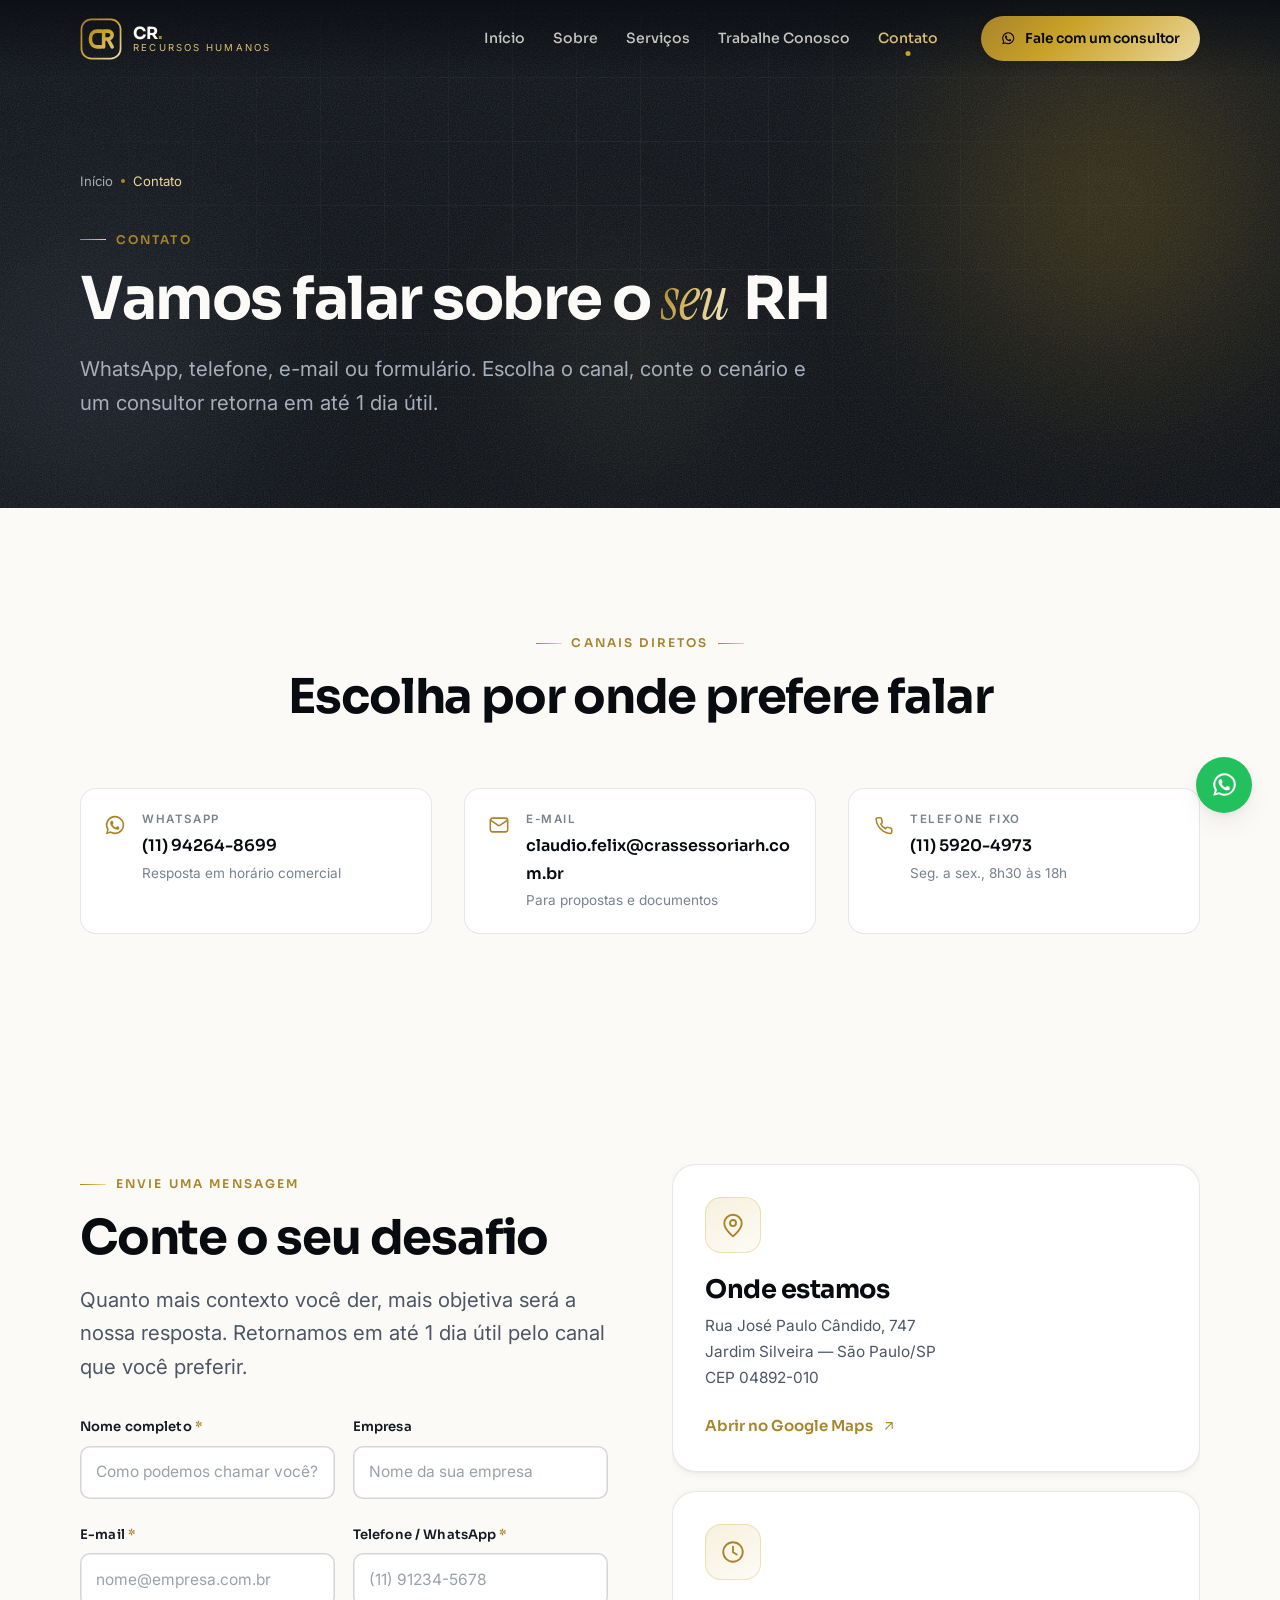
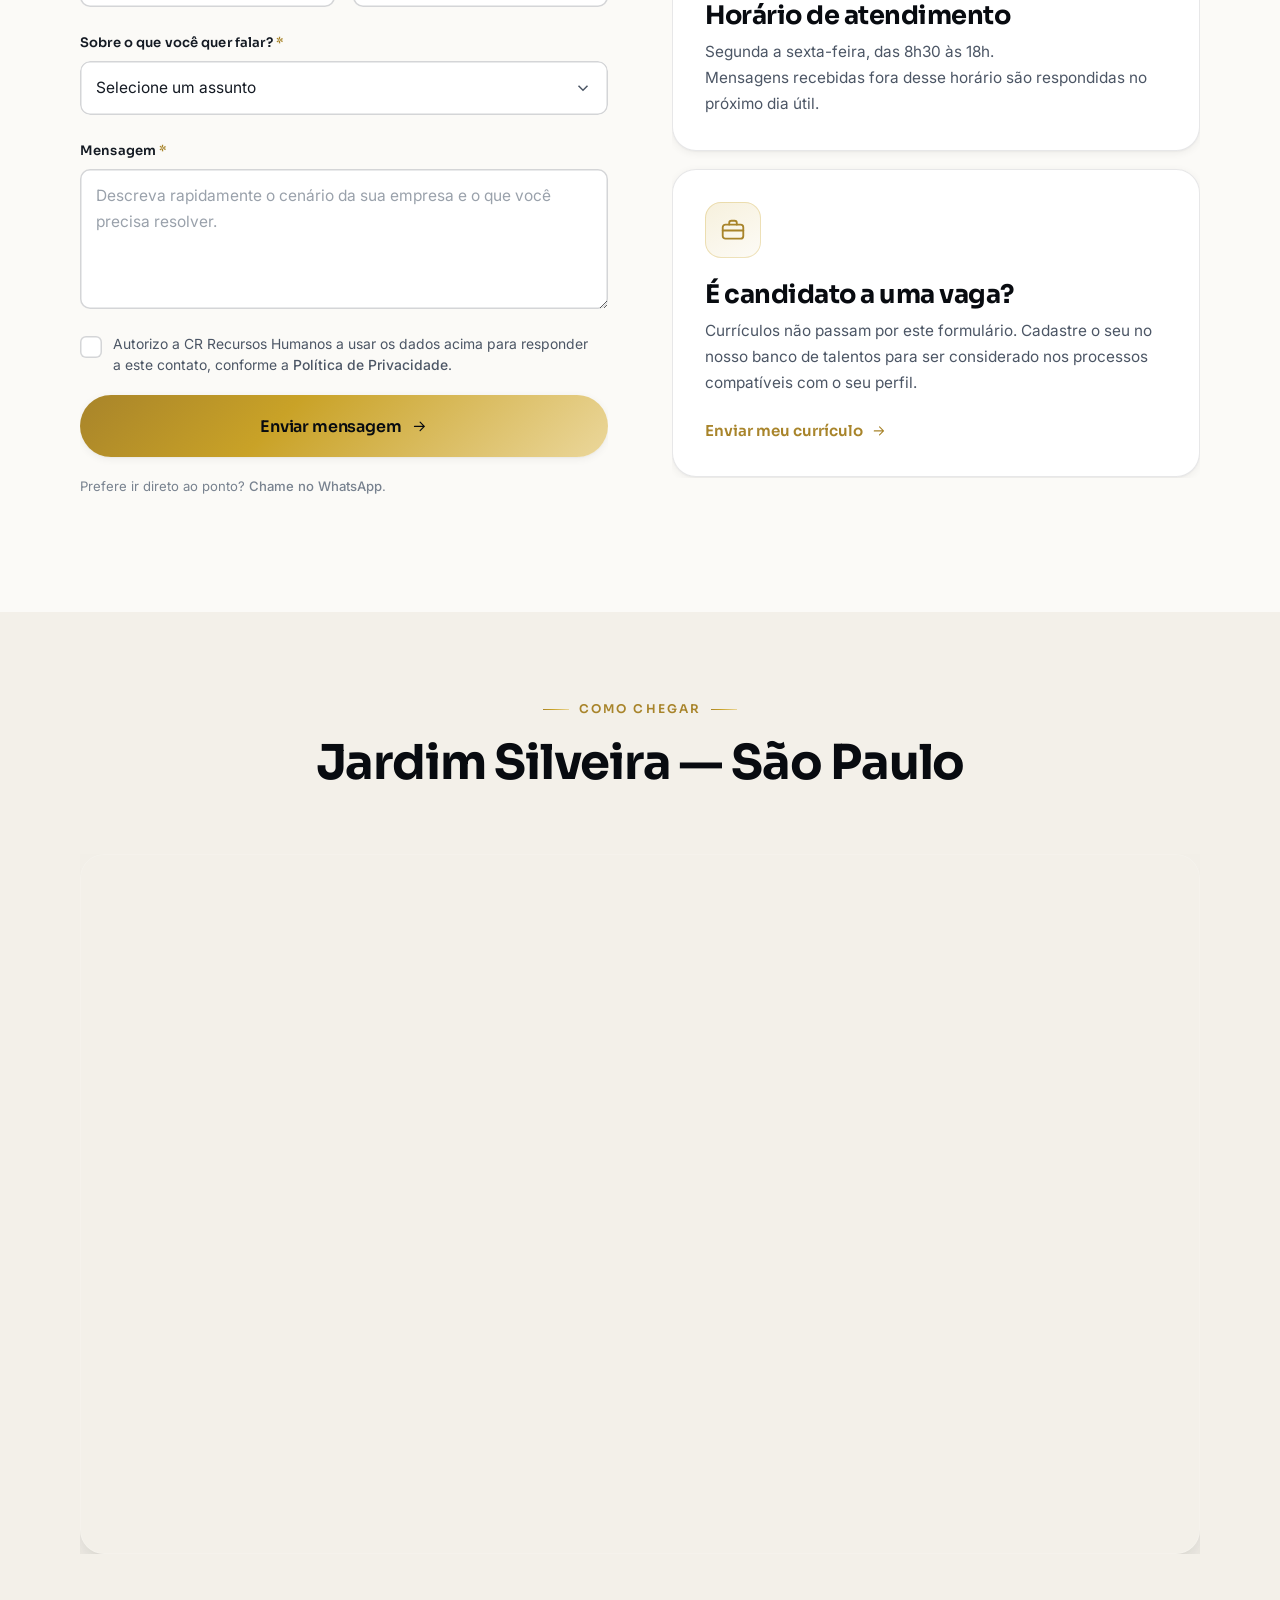
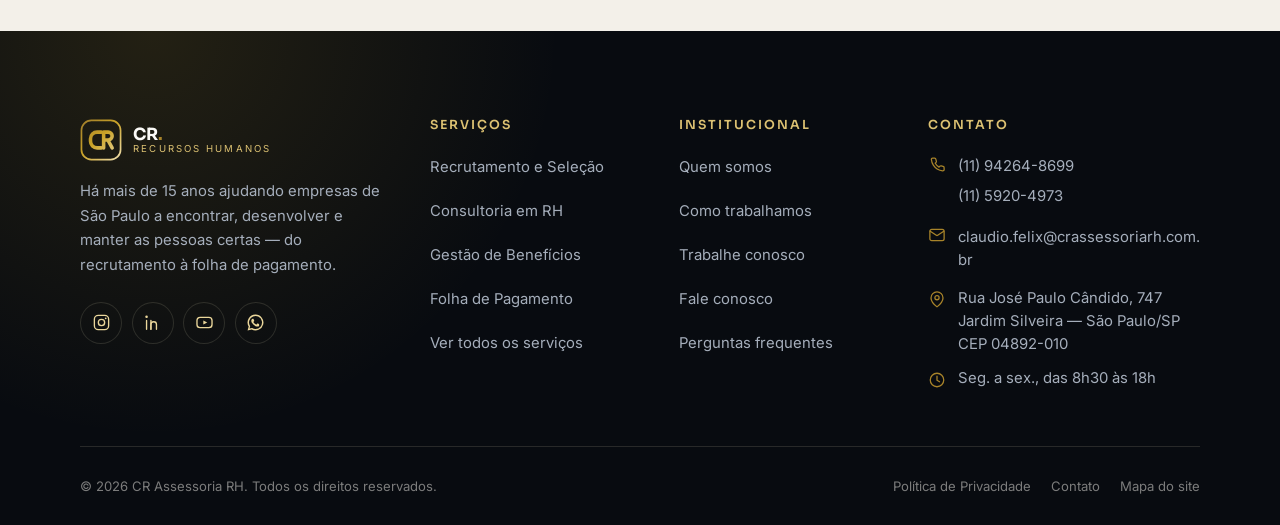
<file: contato.html>
<!doctype html>
<html lang="pt-BR" prefix="og: https://ogp.me/ns#">
<head>
<meta charset="utf-8">
<meta name="viewport" content="width=device-width, initial-scale=1, viewport-fit=cover">
<script>document.documentElement.classList.add("js");</script>
<title>Contato | CR Recursos Humanos — Consultoria de RH em São Paulo</title>
<meta name="description" content="Fale com a CR Recursos Humanos: WhatsApp (11) 94264-8699, telefone (11) 5920-4973 e e-mail. Atendimento em São Paulo e região metropolitana.">
<link rel="canonical" href="https://crassessoriarh.com.br/contato.html">
<meta name="robots" content="index, follow, max-image-preview:large, max-snippet:-1, max-video-preview:-1">
<meta name="author" content="CR Recursos Humanos">
<meta name="theme-color" content="#0D1117">
<meta name="format-detection" content="telephone=yes">
<meta name="keywords" content="contato cr recursos humanos, consultoria de rh são paulo telefone, falar com consultor de rh">
<!-- Geolocalização -->
<meta name="geo.region" content="BR-SP">
<meta name="geo.placename" content="São Paulo">

<!-- Open Graph -->
<meta property="og:type" content="website">
<meta property="og:site_name" content="CR Recursos Humanos">
<meta property="og:locale" content="pt_BR">
<meta property="og:url" content="https://crassessoriarh.com.br/contato.html">
<meta property="og:title" content="Contato | CR Recursos Humanos — Consultoria de RH em São Paulo">
<meta property="og:description" content="Fale com a CR Recursos Humanos: WhatsApp (11) 94264-8699, telefone (11) 5920-4973 e e-mail. Atendimento em São Paulo e região metropolitana.">
<meta property="og:image" content="https://crassessoriarh.com.br/assets/img/og-image.png">
<meta property="og:image:width" content="1200">
<meta property="og:image:height" content="630">
<meta property="og:image:alt" content="CR Recursos Humanos — consultoria em recursos humanos">

<!-- Twitter / X -->
<meta name="twitter:card" content="summary_large_image">
<meta name="twitter:title" content="Contato | CR Recursos Humanos — Consultoria de RH em São Paulo">
<meta name="twitter:description" content="Fale com a CR Recursos Humanos: WhatsApp (11) 94264-8699, telefone (11) 5920-4973 e e-mail. Atendimento em São Paulo e região metropolitana.">
<meta name="twitter:image" content="https://crassessoriarh.com.br/assets/img/og-image.png">

<!-- Ícones e manifesto -->
<link rel="icon" href="assets/img/favicon.svg" type="image/svg+xml">
<link rel="apple-touch-icon" href="assets/img/favicon.svg">
<link rel="manifest" href="site.webmanifest">

<!-- Fontes -->
<link rel="preconnect" href="https://fonts.googleapis.com">
<link rel="preconnect" href="https://fonts.gstatic.com" crossorigin>
<link rel="preload" as="style" href="https://fonts.googleapis.com/css2?family=Inter:wght@400;500;600&family=Sora:wght@600;700&family=Instrument+Serif:ital@1&display=swap">
<link rel="stylesheet" href="https://fonts.googleapis.com/css2?family=Inter:wght@400;500;600&family=Sora:wght@600;700&family=Instrument+Serif:ital@1&display=swap" media="print" onload="this.media='all'">
<noscript><link rel="stylesheet" href="https://fonts.googleapis.com/css2?family=Inter:wght@400;500;600&family=Sora:wght@600;700&family=Instrument+Serif:ital@1&display=swap"></noscript>

<link rel="stylesheet" href="assets/css/style.css">

<script type="application/ld+json">
{
  "@context": "https://schema.org",
  "@graph": [
    {
      "@type": [
        "Organization",
        "ProfessionalService"
      ],
      "@id": "https://crassessoriarh.com.br/#organizacao",
      "name": "CR Recursos Humanos",
      "alternateName": [
        "CR Assessoria RH",
        "CR Consultoria de RH"
      ],
      "url": "https://crassessoriarh.com.br/",
      "logo": {
        "@type": "ImageObject",
        "url": "https://crassessoriarh.com.br/assets/img/logo-cr-full.svg",
        "width": 300,
        "height": 64
      },
      "image": "https://crassessoriarh.com.br/assets/img/og-image.png",
      "description": "Consultoria em RH, recrutamento e seleção, benefícios e folha de pagamento em São Paulo.",
      "telephone": [
        "+5511942648699",
        "+551159204973"
      ],
      "email": "claudio.felix@crassessoriarh.com.br",
      "founder": {
        "@type": "Person",
        "name": "Cláudio Roberto Félix"
      },
      "address": {
        "@type": "PostalAddress",
        "streetAddress": "Rua José Paulo Cândido, 747",
        "addressLocality": "São Paulo",
        "addressRegion": "SP",
        "postalCode": "04892-010",
        "addressCountry": "BR"
      },
      "areaServed": [
        {
          "@type": "City",
          "name": "São Paulo"
        },
        {
          "@type": "AdministrativeArea",
          "name": "Região Metropolitana de São Paulo"
        },
        {
          "@type": "Country",
          "name": "Brasil"
        }
      ],
      "knowsAbout": [
        "Recrutamento e seleção",
        "Consultoria em recursos humanos",
        "Gestão de benefícios",
        "Folha de pagamento",
        "Departamento pessoal",
        "eSocial",
        "Clima organizacional",
        "Cargos e salários",
        "Terceirização de RH"
      ],
      "sameAs": [
        "https://www.instagram.com/crassesoria/",
        "https://www.linkedin.com/in/claudio-roberto-felix-89b762145",
        "https://www.youtube.com/@crcalculojuridico"
      ],
      "openingHoursSpecification": [
        {
          "@type": "OpeningHoursSpecification",
          "dayOfWeek": [
            "Monday",
            "Tuesday",
            "Wednesday",
            "Thursday",
            "Friday"
          ],
          "opens": "08:30",
          "closes": "18:00"
        }
      ],
      "priceRange": "$$"
    },
    {
      "@type": "WebSite",
      "@id": "https://crassessoriarh.com.br/#website",
      "url": "https://crassessoriarh.com.br/",
      "name": "CR Recursos Humanos",
      "inLanguage": "pt-BR",
      "publisher": {
        "@id": "https://crassessoriarh.com.br/#organizacao"
      }
    },
    {
      "@type": "WebPage",
      "@id": "https://crassessoriarh.com.br/contato.html#pagina",
      "url": "https://crassessoriarh.com.br/contato.html",
      "name": "Contato | CR Recursos Humanos — Consultoria de RH em São Paulo",
      "description": "Fale com a CR Recursos Humanos: WhatsApp (11) 94264-8699, telefone (11) 5920-4973 e e-mail. Atendimento em São Paulo e região metropolitana.",
      "isPartOf": {
        "@id": "https://crassessoriarh.com.br/#website"
      },
      "about": {
        "@id": "https://crassessoriarh.com.br/#organizacao"
      },
      "inLanguage": "pt-BR",
      "primaryImageOfPage": "https://crassessoriarh.com.br/assets/img/og-image.png"
    },
    {
      "@type": "BreadcrumbList",
      "@id": "https://crassessoriarh.com.br/contato.html#trilha",
      "itemListElement": [
        {
          "@type": "ListItem",
          "position": 1,
          "name": "Início",
          "item": "https://crassessoriarh.com.br/"
        },
        {
          "@type": "ListItem",
          "position": 2,
          "name": "Contato",
          "item": "https://crassessoriarh.com.br/contato.html"
        }
      ]
    },
    {
      "@type": "ContactPage",
      "@id": "https://crassessoriarh.com.br/contato.html#contato",
      "mainEntity": {
        "@id": "https://crassessoriarh.com.br/#organizacao"
      }
    }
  ]
}
</script>
</head>
<body>
<a class="skip-link" href="#conteudo">Ir para o conteúdo principal</a>
<div class="progress-bar" aria-hidden="true"></div>
<header class="site-header">
  <div class="container header-inner">
    <a class="brand" href="index.html" aria-label="CR Recursos Humanos — página inicial">
      <svg class="brand__mark" viewBox="0 0 64 64" aria-hidden="true" focusable="false">
        <defs><linearGradient id="bg1" x1="8" y1="6" x2="56" y2="58" gradientUnits="userSpaceOnUse"><stop offset="0" stop-color="#A8842A"/><stop offset=".45" stop-color="#C9A227"/><stop offset="1" stop-color="#EBD79B"/></linearGradient></defs>
        <rect x="2.2" y="2.2" width="59.6" height="59.6" rx="15" fill="none" stroke="url(#bg1)" stroke-width="2.6"/>
        <path d="M32.5 20H26a10 10 0 0 0-10 10v4a10 10 0 0 0 10 10h6.5" fill="none" stroke="url(#bg1)" stroke-width="5.4" stroke-linecap="round"/>
        <path d="M36 44V20h7a6 6 0 0 1 0 12h-7m6.4 0L49 44" fill="none" stroke="url(#bg1)" stroke-width="5.4" stroke-linecap="round" stroke-linejoin="round"/>
      </svg>
      <span class="brand__text">
        <span class="brand__name">CR<span class="text-gold">.</span></span>
        <span class="brand__tag">Recursos Humanos</span>
      </span>
    </a>

    <nav class="nav" aria-label="Navegação principal">
      <ul class="nav__list">
        <li><a class="nav__link" href="index.html">Início</a></li>
        <li><a class="nav__link" href="sobre.html">Sobre</a></li>
        <li><a class="nav__link" href="servicos.html">Serviços</a></li>
        <li><a class="nav__link" href="trabalhe-conosco.html">Trabalhe Conosco</a></li>
        <li><a class="nav__link" href="contato.html" aria-current="page">Contato</a></li>
      </ul>
    </nav>

    <a class="btn btn--gold btn--sm header-cta" href="https://wa.me/5511942648699?text=Ol%C3%A1!%20Vim%20pelo%20site%20e%20gostaria%20de%20falar%20sobre%20servi%C3%A7os%20de%20RH." target="_blank" rel="noopener">
      <svg viewBox="0 0 24 24" fill="none" stroke="currentColor" stroke-width="1.7" stroke-linecap="round" stroke-linejoin="round" aria-hidden="true"><path fill="currentColor" stroke="none" d="M12 2a10 10 0 0 0-8.6 15.1L2 22l5.1-1.3A10 10 0 1 0 12 2Zm0 18.2a8.2 8.2 0 0 1-4.2-1.2l-.3-.2-3 .8.8-2.9-.2-.3A8.2 8.2 0 1 1 12 20.2Zm4.5-6.1c-.2-.1-1.4-.7-1.7-.8s-.4-.1-.6.1-.6.8-.8 1-.3.2-.6.1a6.7 6.7 0 0 1-2-1.2 7.4 7.4 0 0 1-1.3-1.7c-.2-.3 0-.4.1-.6l.4-.5a1.8 1.8 0 0 0 .3-.4.5.5 0 0 0 0-.5c0-.1-.6-1.4-.8-1.9s-.4-.4-.6-.4h-.5a1 1 0 0 0-.7.3A2.9 2.9 0 0 0 6.7 10a5.1 5.1 0 0 0 1 2.7 11.5 11.5 0 0 0 4.4 3.9 8.2 8.2 0 0 0 2.5.6 2.4 2.4 0 0 0 1.6-.6 2 2 0 0 0 .5-1.3c0-.2 0-.3-.2-.4Z"/></svg> Fale com um consultor
    </a>

    <button class="nav-toggle" type="button" aria-expanded="false" aria-controls="menu-mobile" aria-label="Abrir menu de navegação">
      <span class="nav-toggle__bars" aria-hidden="true"><i></i><i></i><i></i></span>
    </button>
  </div>
</header>

<div class="mobile-nav" id="menu-mobile" aria-hidden="true">
  <nav aria-label="Navegação principal (celular)">
    <ul class="mobile-nav__list">
      <li><a class="mobile-nav__link" href="index.html">Início</a></li>
      <li><a class="mobile-nav__link" href="sobre.html">Sobre</a></li>
      <li><a class="mobile-nav__link" href="servicos.html">Serviços</a></li>
      <li><a class="mobile-nav__link" href="trabalhe-conosco.html">Trabalhe Conosco</a></li>
      <li><a class="mobile-nav__link" href="contato.html" aria-current="page">Contato</a></li>
    </ul>
  </nav>
  <div class="mobile-nav__foot">
    <a class="btn btn--gold" href="https://wa.me/5511942648699" target="_blank" rel="noopener"><svg viewBox="0 0 24 24" fill="none" stroke="currentColor" stroke-width="1.7" stroke-linecap="round" stroke-linejoin="round" aria-hidden="true"><path fill="currentColor" stroke="none" d="M12 2a10 10 0 0 0-8.6 15.1L2 22l5.1-1.3A10 10 0 1 0 12 2Zm0 18.2a8.2 8.2 0 0 1-4.2-1.2l-.3-.2-3 .8.8-2.9-.2-.3A8.2 8.2 0 1 1 12 20.2Zm4.5-6.1c-.2-.1-1.4-.7-1.7-.8s-.4-.1-.6.1-.6.8-.8 1-.3.2-.6.1a6.7 6.7 0 0 1-2-1.2 7.4 7.4 0 0 1-1.3-1.7c-.2-.3 0-.4.1-.6l.4-.5a1.8 1.8 0 0 0 .3-.4.5.5 0 0 0 0-.5c0-.1-.6-1.4-.8-1.9s-.4-.4-.6-.4h-.5a1 1 0 0 0-.7.3A2.9 2.9 0 0 0 6.7 10a5.1 5.1 0 0 0 1 2.7 11.5 11.5 0 0 0 4.4 3.9 8.2 8.2 0 0 0 2.5.6 2.4 2.4 0 0 0 1.6-.6 2 2 0 0 0 .5-1.3c0-.2 0-.3-.2-.4Z"/></svg> Falar no WhatsApp</a>
    <a class="link-arrow" href="tel:+5511942648699"><svg viewBox="0 0 24 24" fill="none" stroke="currentColor" stroke-width="1.7" stroke-linecap="round" stroke-linejoin="round" aria-hidden="true"><path d="M21.5 16.9v2.6a1.7 1.7 0 0 1-1.9 1.7 17 17 0 0 1-7.4-2.6 16.7 16.7 0 0 1-5.1-5.1A17 17 0 0 1 4.5 6a1.7 1.7 0 0 1 1.7-1.9h2.6a1.7 1.7 0 0 1 1.7 1.5c.1.9.3 1.7.6 2.5a1.7 1.7 0 0 1-.4 1.8l-1.1 1.1a13.7 13.7 0 0 0 5.1 5.1l1.1-1.1a1.7 1.7 0 0 1 1.8-.4c.8.3 1.6.5 2.5.6a1.7 1.7 0 0 1 1.4 1.7Z"/></svg> (11) 94264-8699</a>
  </div>
</div>
<main id="conteudo">
<section class="hero hero--page" aria-labelledby="titulo-principal">
  <div class="hero__bg" aria-hidden="true">
    <div class="hero__grid"></div>
    <div class="hero__orb hero__orb--1 float-slow" data-parallax="0.09"></div>
    <div class="hero__orb hero__orb--2 float-slower" data-parallax="-0.05"></div>
    <div class="hero__orb hero__orb--3 float-slow"></div>
    <div class="hero__noise"></div>
    <div class="hero__spot"></div>
  </div>
  <div class="container">
    <nav class="breadcrumb" aria-label="Você está em"><ol><li><a href="index.html">Início</a></li><li><span aria-current="page">Contato</span></li></ol></nav>
    <div style="max-width:760px;margin-top:1.5rem">
      <p class="eyebrow">Contato</p>
      <h1 id="titulo-principal" style="margin-block:1rem 1.25rem">Vamos falar sobre o <em class="serif-accent">seu</em> RH</h1>
      <p class="lead">WhatsApp, telefone, e-mail ou formulário. Escolha o canal, conte o cenário e um consultor retorna em até 1 dia útil.</p>
      
    </div>
  </div>
</section>

<section class="section" aria-labelledby="tit-canais">
  <div class="container">
    <div class="section-head section-head--center" data-reveal>
      <p class="eyebrow eyebrow--center">Canais diretos</p>
      <h2 id="tit-canais">Escolha por onde prefere falar</h2>
    </div>
    <div class="grid grid--3" data-stagger>
      <a class="contact-card" href="https://wa.me/5511942648699" target="_blank" rel="noopener">
        <svg viewBox="0 0 24 24" fill="none" stroke="currentColor" stroke-width="1.7" stroke-linecap="round" stroke-linejoin="round" aria-hidden="true"><path fill="currentColor" stroke="none" d="M12 2a10 10 0 0 0-8.6 15.1L2 22l5.1-1.3A10 10 0 1 0 12 2Zm0 18.2a8.2 8.2 0 0 1-4.2-1.2l-.3-.2-3 .8.8-2.9-.2-.3A8.2 8.2 0 1 1 12 20.2Zm4.5-6.1c-.2-.1-1.4-.7-1.7-.8s-.4-.1-.6.1-.6.8-.8 1-.3.2-.6.1a6.7 6.7 0 0 1-2-1.2 7.4 7.4 0 0 1-1.3-1.7c-.2-.3 0-.4.1-.6l.4-.5a1.8 1.8 0 0 0 .3-.4.5.5 0 0 0 0-.5c0-.1-.6-1.4-.8-1.9s-.4-.4-.6-.4h-.5a1 1 0 0 0-.7.3A2.9 2.9 0 0 0 6.7 10a5.1 5.1 0 0 0 1 2.7 11.5 11.5 0 0 0 4.4 3.9 8.2 8.2 0 0 0 2.5.6 2.4 2.4 0 0 0 1.6-.6 2 2 0 0 0 .5-1.3c0-.2 0-.3-.2-.4Z"/></svg>
        <span>
          <span class="contact-card__label">WhatsApp</span>
          <span class="contact-card__value">(11) 94264-8699</span>
          <span class="contact-card__note">Resposta em horário comercial</span>
        </span>
      </a>
      <a class="contact-card" href="mailto:claudio.felix@crassessoriarh.com.br">
        <svg viewBox="0 0 24 24" fill="none" stroke="currentColor" stroke-width="1.7" stroke-linecap="round" stroke-linejoin="round" aria-hidden="true"><rect x="2.5" y="4.5" width="19" height="15" rx="2.5"/><path d="m3 7 8.1 5.4a1.7 1.7 0 0 0 1.8 0L21 7"/></svg>
        <span>
          <span class="contact-card__label">E-mail</span>
          <span class="contact-card__value">claudio.felix@crassessoriarh.com.br</span>
          <span class="contact-card__note">Para propostas e documentos</span>
        </span>
      </a>
      <a class="contact-card" href="tel:+551159204973">
        <svg viewBox="0 0 24 24" fill="none" stroke="currentColor" stroke-width="1.7" stroke-linecap="round" stroke-linejoin="round" aria-hidden="true"><path d="M21.5 16.9v2.6a1.7 1.7 0 0 1-1.9 1.7 17 17 0 0 1-7.4-2.6 16.7 16.7 0 0 1-5.1-5.1A17 17 0 0 1 4.5 6a1.7 1.7 0 0 1 1.7-1.9h2.6a1.7 1.7 0 0 1 1.7 1.5c.1.9.3 1.7.6 2.5a1.7 1.7 0 0 1-.4 1.8l-1.1 1.1a13.7 13.7 0 0 0 5.1 5.1l1.1-1.1a1.7 1.7 0 0 1 1.8-.4c.8.3 1.6.5 2.5.6a1.7 1.7 0 0 1 1.4 1.7Z"/></svg>
        <span>
          <span class="contact-card__label">Telefone fixo</span>
          <span class="contact-card__value">(11) 5920-4973</span>
          <span class="contact-card__note">Seg. a sex., 8h30 às 18h</span>
        </span>
      </a>
    </div>
  </div>
</section>

<section class="section" aria-labelledby="tit-form">
  <div class="container">
    <div class="grid grid--2" style="gap:clamp(2rem,5vw,4rem);align-items:start">

      <div data-reveal="left">
        <p class="eyebrow">Envie uma mensagem</p>
        <h2 id="tit-form" style="margin-block:1.1rem">Conte o seu desafio</h2>
        <p class="lead">
          Quanto mais contexto você der, mais objetiva será a nossa resposta. Retornamos em até
          1 dia útil pelo canal que você preferir.
        </p>

        <form class="form" data-form="contato" action="#" method="post"
              data-subject="Contato pelo site — CR Recursos Humanos"
              data-whatsapp="5511942648699"
              data-success="Recebemos sua mensagem. Retornamos em até 1 dia útil."
              style="margin-top:2rem" novalidate>

          <div class="form__row">
            <div class="field">
              <label for="c-nome">Nome completo <span class="req" aria-hidden="true">*</span></label>
              <input type="text" id="c-nome" name="nome" autocomplete="name" placeholder="Como podemos chamar você?" required>
              <p class="field__error" role="alert"></p>
            </div>
            <div class="field">
              <label for="c-empresa">Empresa</label>
              <input type="text" id="c-empresa" name="empresa" autocomplete="organization" placeholder="Nome da sua empresa">
              <p class="field__error" role="alert"></p>
            </div>
          </div>

          <div class="form__row">
            <div class="field">
              <label for="c-email">E-mail <span class="req" aria-hidden="true">*</span></label>
              <input type="email" id="c-email" name="email" autocomplete="email" placeholder="nome@empresa.com.br" required>
              <p class="field__error" role="alert"></p>
            </div>
            <div class="field">
              <label for="c-tel">Telefone / WhatsApp <span class="req" aria-hidden="true">*</span></label>
              <input type="tel" id="c-tel" name="telefone" autocomplete="tel" data-mask="phone" placeholder="(11) 91234-5678" required>
              <p class="field__error" role="alert"></p>
            </div>
          </div>

          <div class="field">
            <label for="c-assunto">Sobre o que você quer falar? <span class="req" aria-hidden="true">*</span></label>
            <select id="c-assunto" name="assunto" required>
              <option value="" disabled selected>Selecione um assunto</option>
              <option>Recrutamento e Seleção</option>
              <option>Consultoria em RH</option>
              <option>Gestão de Benefícios</option>
              <option>Folha de Pagamento</option>
              <option>Trabalhe conosco</option>
              <option>Outro assunto</option>
            </select>
            <p class="field__error" role="alert"></p>
          </div>

          <div class="field">
            <label for="c-msg">Mensagem <span class="req" aria-hidden="true">*</span></label>
            <textarea id="c-msg" name="mensagem" placeholder="Descreva rapidamente o cenário da sua empresa e o que você precisa resolver." required></textarea>
            <p class="field__error" role="alert"></p>
          </div>

          <label class="check-field" for="c-lgpd">
            <input type="checkbox" id="c-lgpd" name="consentimento" required>
            <span>Autorizo a CR Recursos Humanos a usar os dados acima para responder a este contato, conforme a <a href="politica-de-privacidade.html" class="link-underline">Política de Privacidade</a>.</span>
            <p class="field__error" role="alert"></p>
          </label>

          <p class="form__status" role="status" aria-live="polite"></p>

          <button class="btn btn--gold btn--lg" type="submit">Enviar mensagem <svg viewBox="0 0 24 24" fill="none" stroke="currentColor" stroke-width="1.7" stroke-linecap="round" stroke-linejoin="round" aria-hidden="true"><path d="M5 12h14M13 6l6 6-6 6"/></svg></button>
          <p class="form__hint">Prefere ir direto ao ponto? <a href="https://wa.me/5511942648699?text=Ol%C3%A1!%20Vim%20pelo%20site%20e%20gostaria%20de%20falar%20com%20um%20consultor." target="_blank" rel="noopener" class="link-underline">Chame no WhatsApp</a>.</p>
        </form>
      </div>

      <div data-reveal="right" class="stack">
        <div class="card">
          <span class="icon-box"><svg viewBox="0 0 24 24" fill="none" stroke="currentColor" stroke-width="1.7" stroke-linecap="round" stroke-linejoin="round" aria-hidden="true"><path d="M20 10.5c0 5.5-8 12-8 12s-8-6.5-8-12a8 8 0 0 1 16 0Z"/><circle cx="12" cy="10.2" r="2.8"/></svg></span>
          <h3 class="card__title">Onde estamos</h3>
          <p class="card__text">Rua José Paulo Cândido, 747<br>Jardim Silveira — São Paulo/SP<br>CEP 04892-010</p>
          <a class="link-arrow" href="https://www.google.com/maps/search/?api=1&query=Rua%20Jos%C3%A9%20Paulo%20C%C3%A2ndido%2C%20747%2C%20Jardim%20Silveira%2C%20S%C3%A3o%20Paulo%20-%20SP%2C%2004892-010" target="_blank" rel="noopener">Abrir no Google Maps <svg viewBox="0 0 24 24" fill="none" stroke="currentColor" stroke-width="1.7" stroke-linecap="round" stroke-linejoin="round" aria-hidden="true"><path d="M7 17 17 7M8 7h9v9"/></svg></a>
        </div>

        <div class="card">
          <span class="icon-box"><svg viewBox="0 0 24 24" fill="none" stroke="currentColor" stroke-width="1.7" stroke-linecap="round" stroke-linejoin="round" aria-hidden="true"><circle cx="12" cy="12" r="9"/><path d="M12 7v5.3l3.4 2"/></svg></span>
          <h3 class="card__title">Horário de atendimento</h3>
          <p class="card__text">Segunda a sexta-feira, das 8h30 às 18h.<br>Mensagens recebidas fora desse horário são respondidas no próximo dia útil.</p>
        </div>

        <div class="card">
          <span class="icon-box"><svg viewBox="0 0 24 24" fill="none" stroke="currentColor" stroke-width="1.7" stroke-linecap="round" stroke-linejoin="round" aria-hidden="true"><rect x="2.5" y="7" width="19" height="13" rx="2.5"/><path d="M8.5 7V5.5A2 2 0 0 1 10.5 3.5h3a2 2 0 0 1 2 2V7"/><path d="M2.5 12.5h19"/></svg></span>
          <h3 class="card__title">É candidato a uma vaga?</h3>
          <p class="card__text">Currículos não passam por este formulário. Cadastre o seu no nosso banco de talentos para ser considerado nos processos compatíveis com o seu perfil.</p>
          <a class="link-arrow" href="trabalhe-conosco.html">Enviar meu currículo <svg viewBox="0 0 24 24" fill="none" stroke="currentColor" stroke-width="1.7" stroke-linecap="round" stroke-linejoin="round" aria-hidden="true"><path d="M5 12h14M13 6l6 6-6 6"/></svg></a>
        </div>
      </div>

    </div>
  </div>
</section>

<section class="section section--tight bg-alt" aria-labelledby="tit-mapa">
  <div class="container">
    <div class="section-head section-head--center" data-reveal>
      <p class="eyebrow eyebrow--center">Como chegar</p>
      <h2 id="tit-mapa">Jardim Silveira — São Paulo</h2>
    </div>
    <div class="frame frame--wide" data-reveal="scale">
      <iframe
        title="Mapa com a localização da CR Recursos Humanos em Rua José Paulo Cândido, 747 — Jardim Silveira, São Paulo/SP, CEP 04892-010"
        src="https://www.google.com/maps?q=Rua%20Jos%C3%A9%20Paulo%20C%C3%A2ndido%2C%20747%2C%20Jardim%20Silveira%2C%20S%C3%A3o%20Paulo%20-%20SP%2C%2004892-010&output=embed"
        width="100%" height="100%" style="border:0;display:block;min-height:380px"
        loading="lazy" referrerpolicy="no-referrer-when-downgrade"
        allowfullscreen></iframe>
    </div>
  </div>
</section>
</main>
<footer class="site-footer">
  <div class="container">
    <div class="footer-grid">

      <div class="footer-brand">
        <a class="brand" href="index.html" aria-label="CR Recursos Humanos — página inicial">
          <svg class="brand__mark" viewBox="0 0 64 64" aria-hidden="true" focusable="false">
        <defs><linearGradient id="bg1" x1="8" y1="6" x2="56" y2="58" gradientUnits="userSpaceOnUse"><stop offset="0" stop-color="#A8842A"/><stop offset=".45" stop-color="#C9A227"/><stop offset="1" stop-color="#EBD79B"/></linearGradient></defs>
        <rect x="2.2" y="2.2" width="59.6" height="59.6" rx="15" fill="none" stroke="url(#bg1)" stroke-width="2.6"/>
        <path d="M32.5 20H26a10 10 0 0 0-10 10v4a10 10 0 0 0 10 10h6.5" fill="none" stroke="url(#bg1)" stroke-width="5.4" stroke-linecap="round"/>
        <path d="M36 44V20h7a6 6 0 0 1 0 12h-7m6.4 0L49 44" fill="none" stroke="url(#bg1)" stroke-width="5.4" stroke-linecap="round" stroke-linejoin="round"/>
      </svg>
          <span class="brand__text">
            <span class="brand__name">CR<span class="text-gold">.</span></span>
            <span class="brand__tag">Recursos Humanos</span>
          </span>
        </a>
        <p>Há mais de 15 anos ajudando empresas de São Paulo a encontrar, desenvolver e manter as pessoas certas — do recrutamento à folha de pagamento.</p>
        <ul class="socials">
          <li><a class="social" href="https://www.instagram.com/crassesoria/" target="_blank" rel="noopener" aria-label="Instagram da CR Recursos Humanos"><svg viewBox="0 0 24 24" fill="none" stroke="currentColor" stroke-width="1.7" stroke-linecap="round" stroke-linejoin="round" aria-hidden="true"><rect x="3" y="3" width="18" height="18" rx="5"/><circle cx="12" cy="12" r="4"/><circle cx="17.3" cy="6.7" r="1.1" fill="currentColor" stroke="none"/></svg></a></li>
          <li><a class="social" href="https://www.linkedin.com/in/claudio-roberto-felix-89b762145" target="_blank" rel="noopener" aria-label="LinkedIn de Cláudio Roberto Félix"><svg viewBox="0 0 24 24" fill="none" stroke="currentColor" stroke-width="1.7" stroke-linecap="round" stroke-linejoin="round" aria-hidden="true"><path d="M4.5 9.5v11M4.5 5.2v.1"/><path d="M10 20.5v-6a3.5 3.5 0 0 1 7 0v6"/><path d="M10 9.5v11"/><circle cx="4.5" cy="4.8" r="1.6" fill="currentColor" stroke="none"/></svg></a></li>
          <li><a class="social" href="https://www.youtube.com/@crcalculojuridico" target="_blank" rel="noopener" aria-label="Canal no YouTube"><svg viewBox="0 0 24 24" fill="none" stroke="currentColor" stroke-width="1.7" stroke-linecap="round" stroke-linejoin="round" aria-hidden="true"><rect x="2.5" y="5.5" width="19" height="13" rx="4"/><path d="m10.5 9.5 5 2.5-5 2.5v-5Z" fill="currentColor" stroke="none"/></svg></a></li>
          <li><a class="social" href="https://wa.me/5511942648699" target="_blank" rel="noopener" aria-label="WhatsApp da CR Recursos Humanos"><svg viewBox="0 0 24 24" fill="none" stroke="currentColor" stroke-width="1.7" stroke-linecap="round" stroke-linejoin="round" aria-hidden="true"><path fill="currentColor" stroke="none" d="M12 2a10 10 0 0 0-8.6 15.1L2 22l5.1-1.3A10 10 0 1 0 12 2Zm0 18.2a8.2 8.2 0 0 1-4.2-1.2l-.3-.2-3 .8.8-2.9-.2-.3A8.2 8.2 0 1 1 12 20.2Zm4.5-6.1c-.2-.1-1.4-.7-1.7-.8s-.4-.1-.6.1-.6.8-.8 1-.3.2-.6.1a6.7 6.7 0 0 1-2-1.2 7.4 7.4 0 0 1-1.3-1.7c-.2-.3 0-.4.1-.6l.4-.5a1.8 1.8 0 0 0 .3-.4.5.5 0 0 0 0-.5c0-.1-.6-1.4-.8-1.9s-.4-.4-.6-.4h-.5a1 1 0 0 0-.7.3A2.9 2.9 0 0 0 6.7 10a5.1 5.1 0 0 0 1 2.7 11.5 11.5 0 0 0 4.4 3.9 8.2 8.2 0 0 0 2.5.6 2.4 2.4 0 0 0 1.6-.6 2 2 0 0 0 .5-1.3c0-.2 0-.3-.2-.4Z"/></svg></a></li>
        </ul>
      </div>

      <div class="footer-col">
        <h3>Serviços</h3>
        <ul>
          <li><a href="recrutamento-e-selecao.html">Recrutamento e Seleção</a></li>
          <li><a href="consultoria-de-rh.html">Consultoria em RH</a></li>
          <li><a href="gestao-de-beneficios.html">Gestão de Benefícios</a></li>
          <li><a href="folha-de-pagamento.html">Folha de Pagamento</a></li>
          <li><a href="servicos.html">Ver todos os serviços</a></li>
        </ul>
      </div>

      <div class="footer-col">
        <h3>Institucional</h3>
        <ul>
          <li><a href="sobre.html">Quem somos</a></li>
          <li><a href="sobre.html#processo">Como trabalhamos</a></li>
          <li><a href="trabalhe-conosco.html">Trabalhe conosco</a></li>
          <li><a href="contato.html">Fale conosco</a></li>
          <li><a href="index.html#faq">Perguntas frequentes</a></li>
        </ul>
      </div>

      <div class="footer-col">
        <h3>Contato</h3>
        <ul class="footer-contact">
          <li><svg viewBox="0 0 24 24" fill="none" stroke="currentColor" stroke-width="1.7" stroke-linecap="round" stroke-linejoin="round" aria-hidden="true"><path d="M21.5 16.9v2.6a1.7 1.7 0 0 1-1.9 1.7 17 17 0 0 1-7.4-2.6 16.7 16.7 0 0 1-5.1-5.1A17 17 0 0 1 4.5 6a1.7 1.7 0 0 1 1.7-1.9h2.6a1.7 1.7 0 0 1 1.7 1.5c.1.9.3 1.7.6 2.5a1.7 1.7 0 0 1-.4 1.8l-1.1 1.1a13.7 13.7 0 0 0 5.1 5.1l1.1-1.1a1.7 1.7 0 0 1 1.8-.4c.8.3 1.6.5 2.5.6a1.7 1.7 0 0 1 1.4 1.7Z"/></svg><span><a href="tel:+5511942648699">(11) 94264-8699</a><br><a href="tel:+551159204973">(11) 5920-4973</a></span></li>
          <li><svg viewBox="0 0 24 24" fill="none" stroke="currentColor" stroke-width="1.7" stroke-linecap="round" stroke-linejoin="round" aria-hidden="true"><rect x="2.5" y="4.5" width="19" height="15" rx="2.5"/><path d="m3 7 8.1 5.4a1.7 1.7 0 0 0 1.8 0L21 7"/></svg><a href="mailto:claudio.felix@crassessoriarh.com.br">claudio.felix@crassessoriarh.com.br</a></li>
          <li><svg viewBox="0 0 24 24" fill="none" stroke="currentColor" stroke-width="1.7" stroke-linecap="round" stroke-linejoin="round" aria-hidden="true"><path d="M20 10.5c0 5.5-8 12-8 12s-8-6.5-8-12a8 8 0 0 1 16 0Z"/><circle cx="12" cy="10.2" r="2.8"/></svg><span>Rua José Paulo Cândido, 747<br>Jardim Silveira — São Paulo/SP<br>CEP 04892-010</span></li>
          <li><svg viewBox="0 0 24 24" fill="none" stroke="currentColor" stroke-width="1.7" stroke-linecap="round" stroke-linejoin="round" aria-hidden="true"><circle cx="12" cy="12" r="9"/><path d="M12 7v5.3l3.4 2"/></svg><span>Seg. a sex., das 8h30 às 18h</span></li>
        </ul>
      </div>

    </div>

    <div class="footer-bottom">
      <p>&copy; <span data-year>2026</span> CR Assessoria RH. Todos os direitos reservados.</p>
      <nav aria-label="Links do rodapé">
        <a href="politica-de-privacidade.html">Política de Privacidade</a>
        <a href="contato.html">Contato</a>
        <a href="sitemap.xml">Mapa do site</a>
      </nav>
    </div>
  </div>
</footer>

<div class="floaters">
  <a class="fab fab--wa" href="https://wa.me/5511942648699?text=Ol%C3%A1!%20Vim%20pelo%20site%20da%20CR%20Recursos%20Humanos." target="_blank" rel="noopener" aria-label="Conversar no WhatsApp">
    <span class="fab__tip" aria-hidden="true">Fale conosco</span>
    <svg viewBox="0 0 24 24" fill="none" stroke="currentColor" stroke-width="1.7" stroke-linecap="round" stroke-linejoin="round" aria-hidden="true"><path fill="currentColor" stroke="none" d="M12 2a10 10 0 0 0-8.6 15.1L2 22l5.1-1.3A10 10 0 1 0 12 2Zm0 18.2a8.2 8.2 0 0 1-4.2-1.2l-.3-.2-3 .8.8-2.9-.2-.3A8.2 8.2 0 1 1 12 20.2Zm4.5-6.1c-.2-.1-1.4-.7-1.7-.8s-.4-.1-.6.1-.6.8-.8 1-.3.2-.6.1a6.7 6.7 0 0 1-2-1.2 7.4 7.4 0 0 1-1.3-1.7c-.2-.3 0-.4.1-.6l.4-.5a1.8 1.8 0 0 0 .3-.4.5.5 0 0 0 0-.5c0-.1-.6-1.4-.8-1.9s-.4-.4-.6-.4h-.5a1 1 0 0 0-.7.3A2.9 2.9 0 0 0 6.7 10a5.1 5.1 0 0 0 1 2.7 11.5 11.5 0 0 0 4.4 3.9 8.2 8.2 0 0 0 2.5.6 2.4 2.4 0 0 0 1.6-.6 2 2 0 0 0 .5-1.3c0-.2 0-.3-.2-.4Z"/></svg>
  </a>
  <button class="fab fab--top" type="button" aria-label="Voltar ao topo da página"><svg viewBox="0 0 24 24" fill="none" stroke="currentColor" stroke-width="1.7" stroke-linecap="round" stroke-linejoin="round" aria-hidden="true"><path d="M12 19V5M6 11l6-6 6 6"/></svg></button>
</div>

<script src="assets/js/main.js" defer></script>
</body>
</html>
</file>
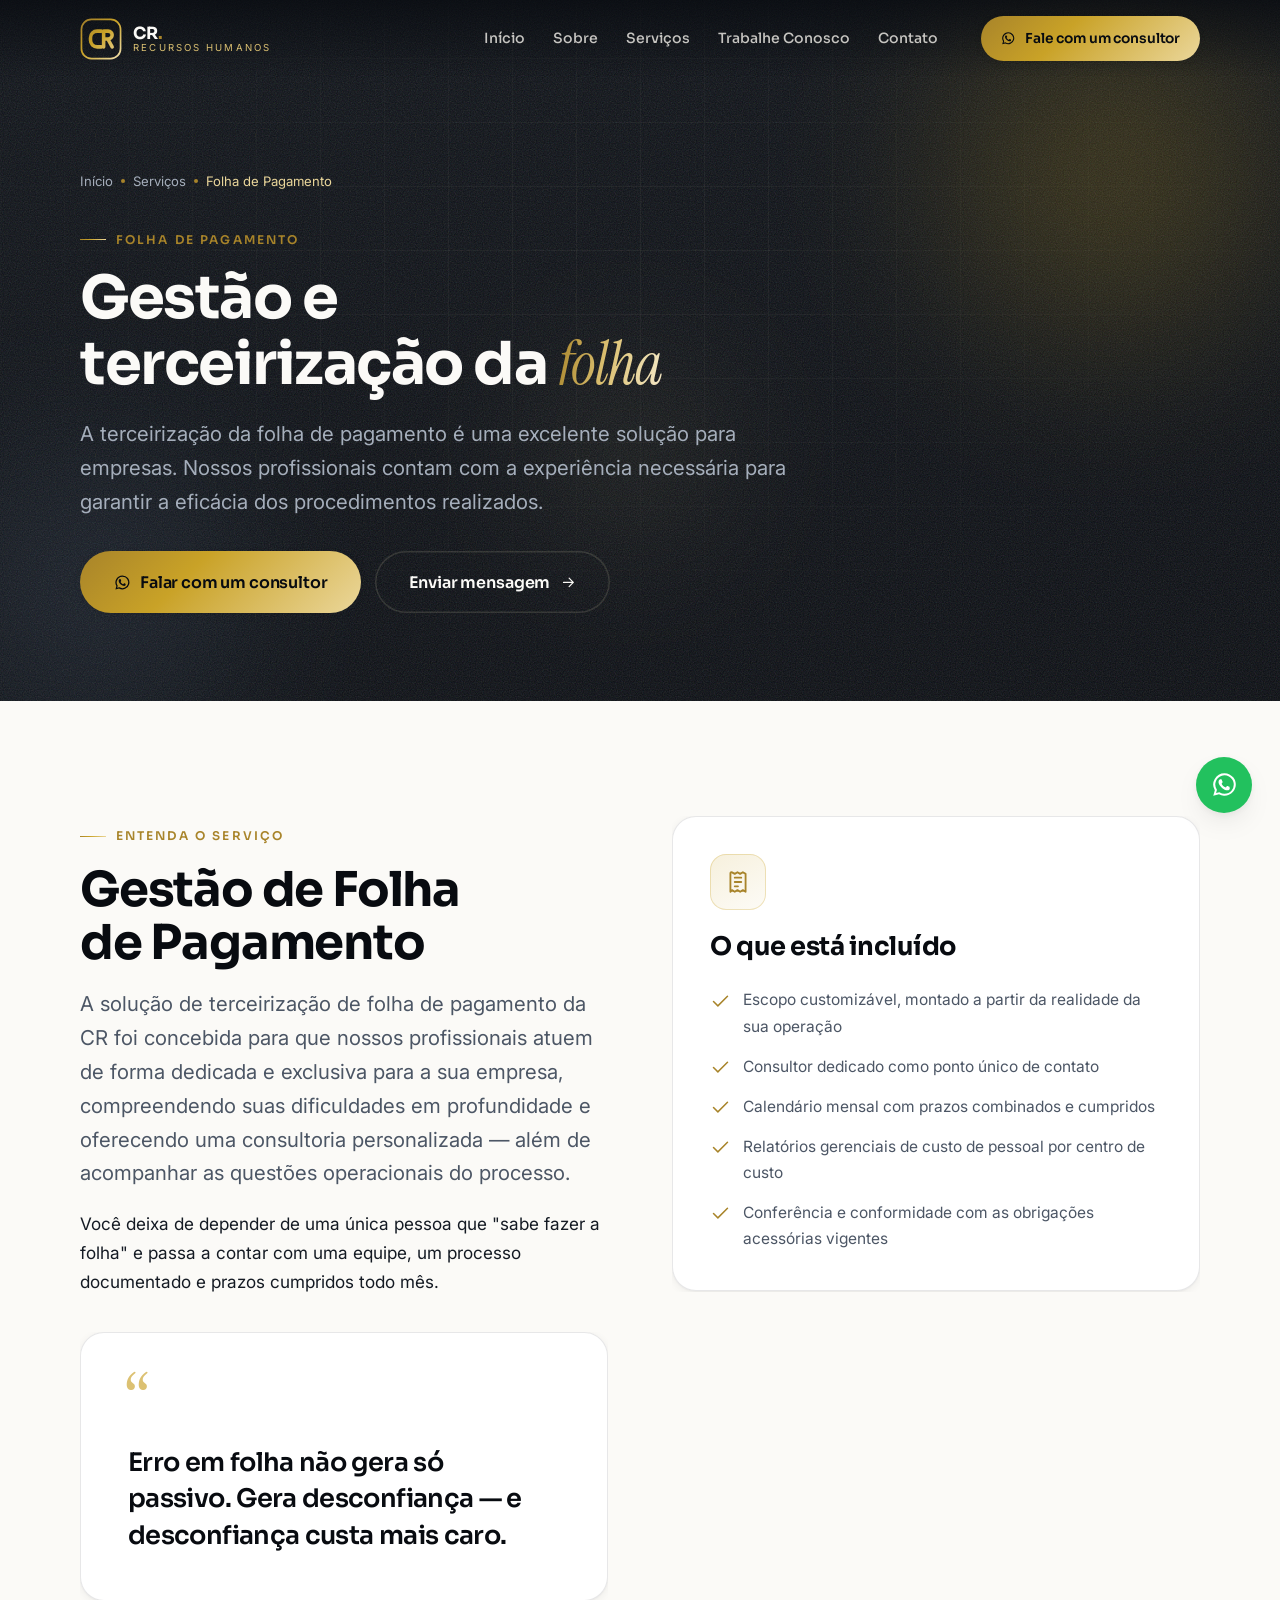
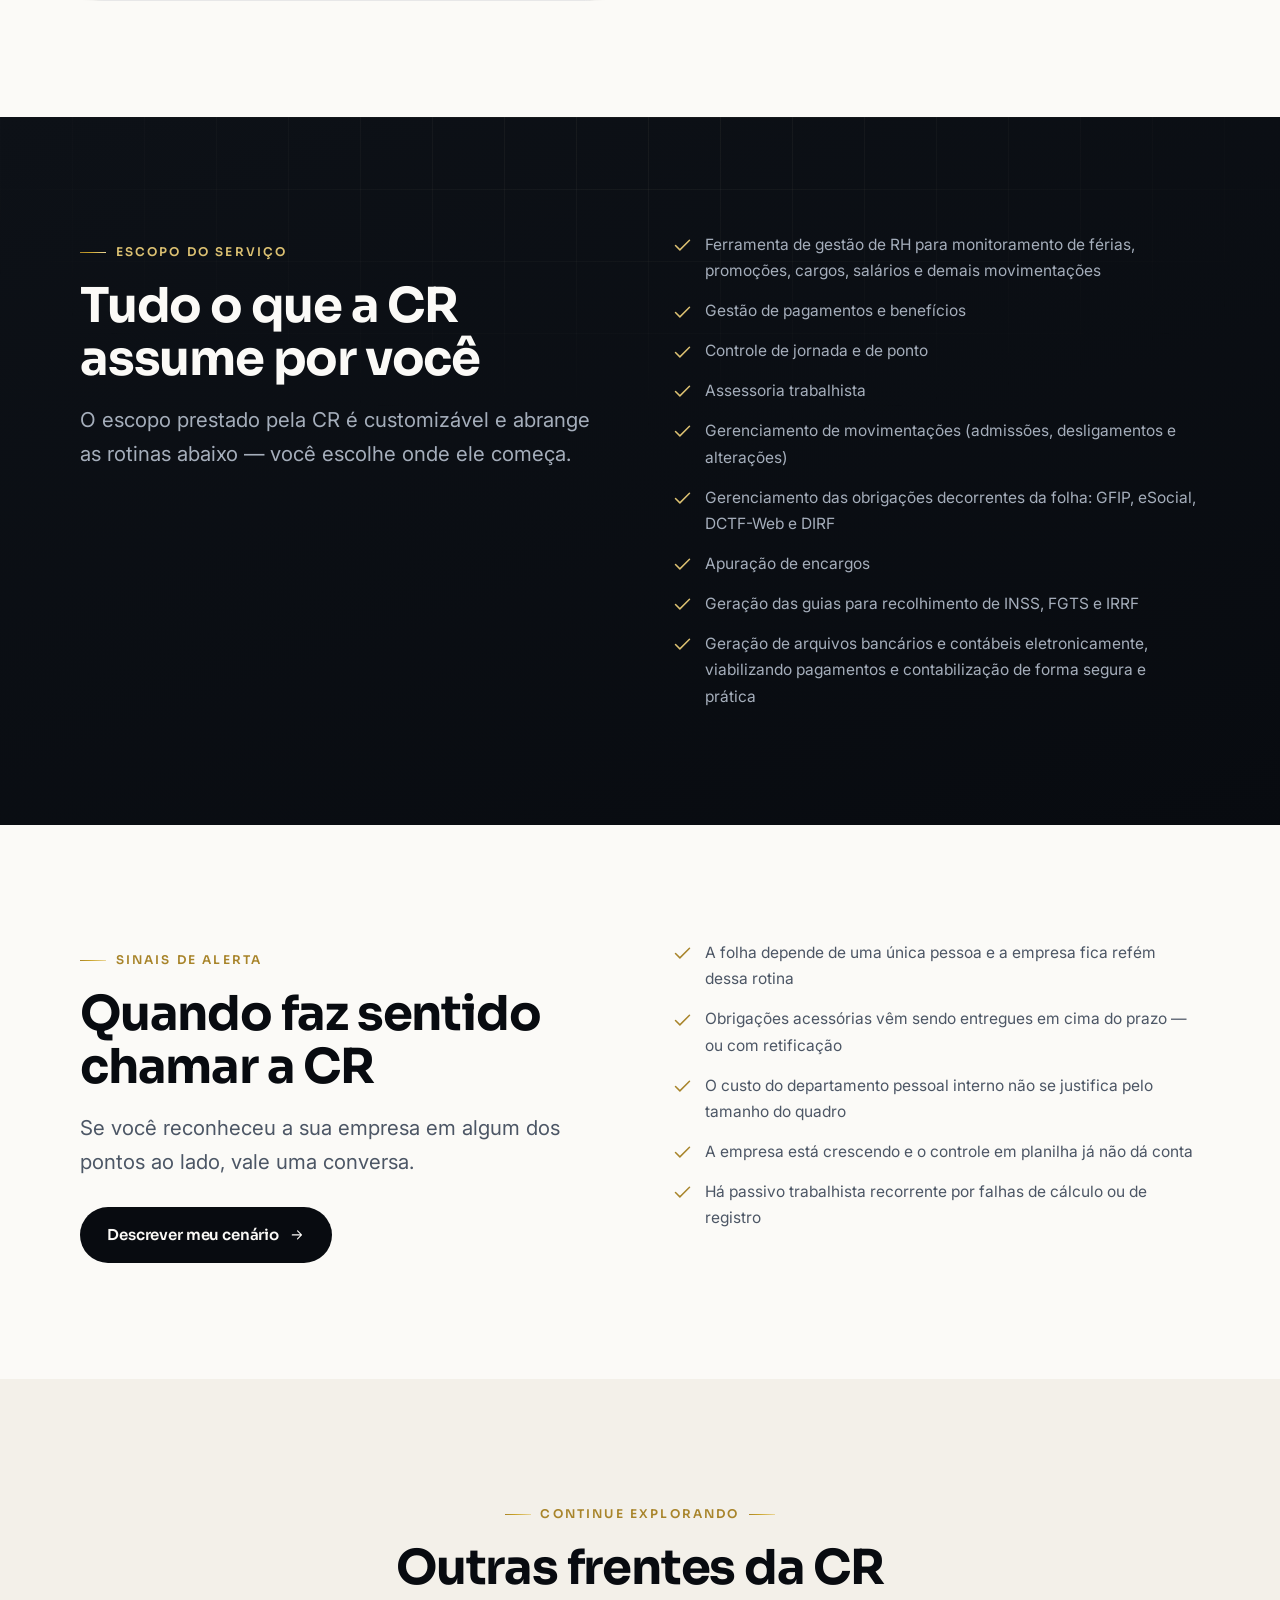
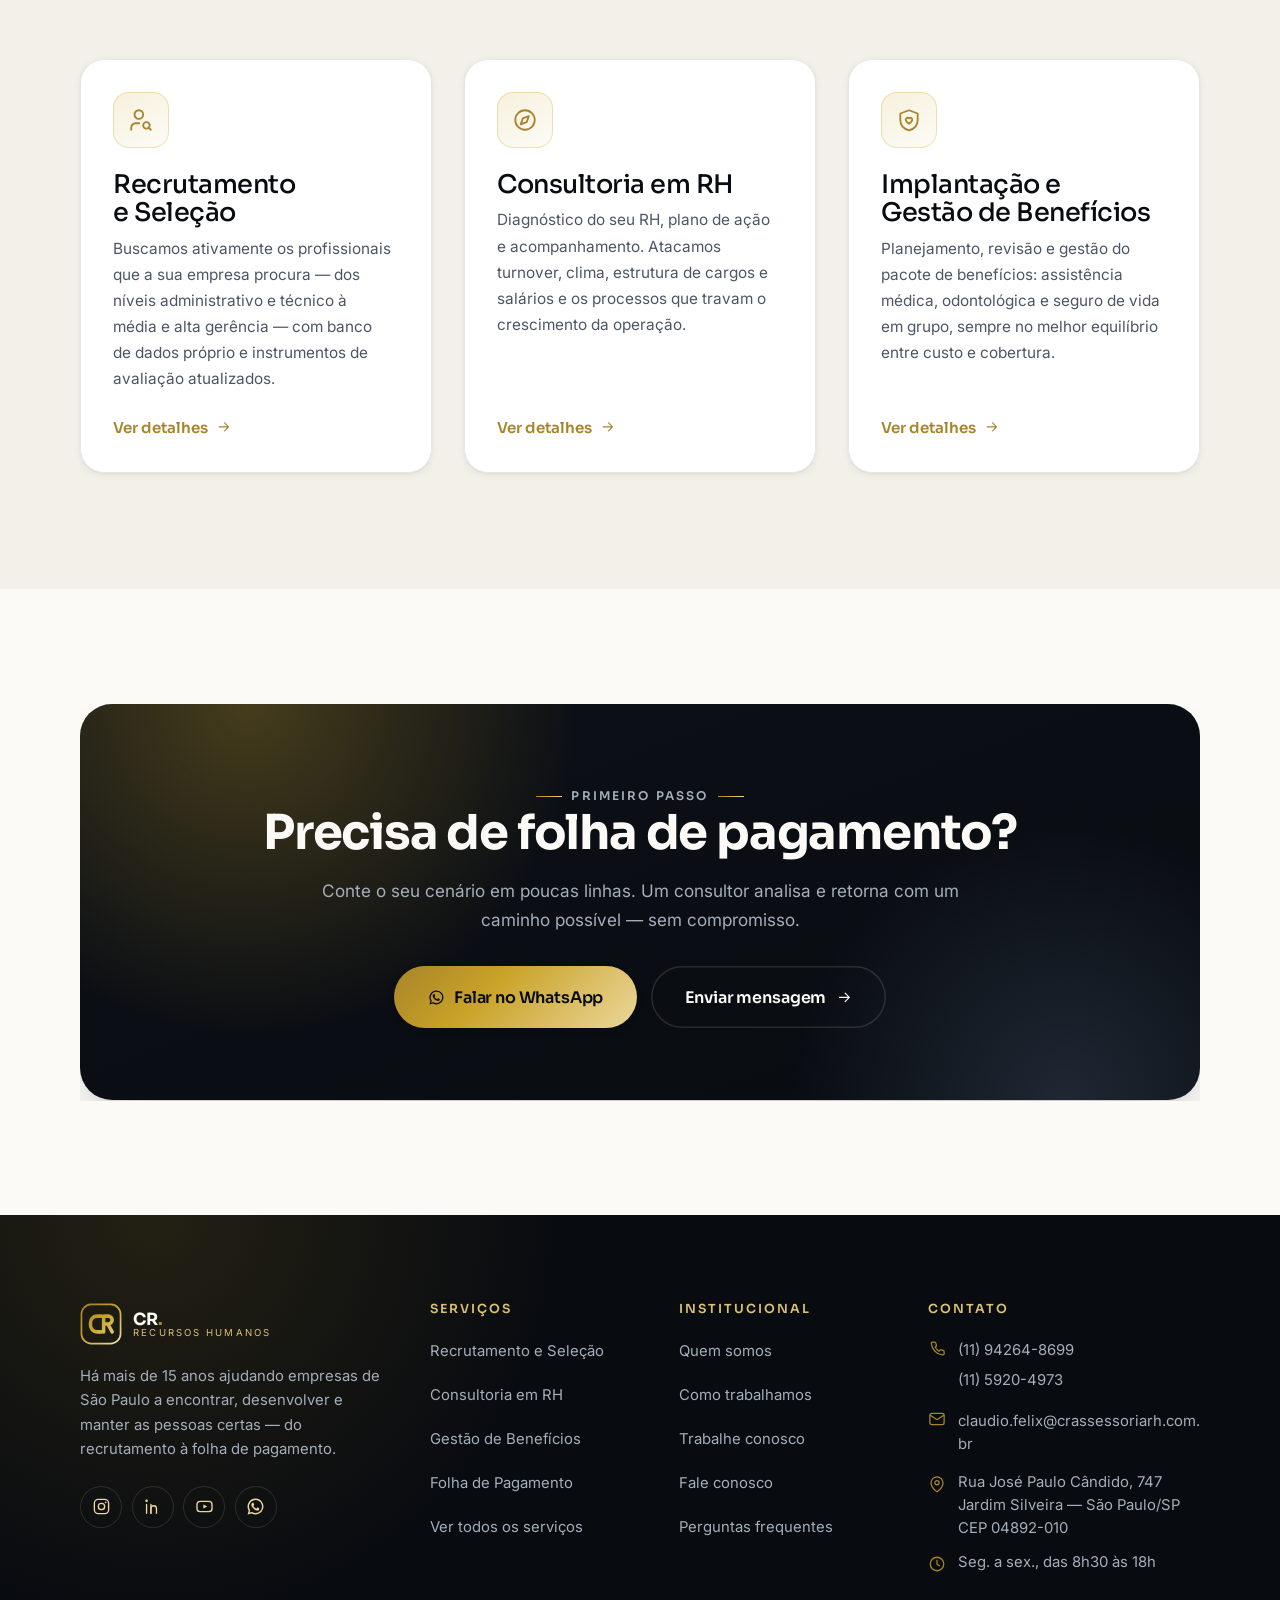
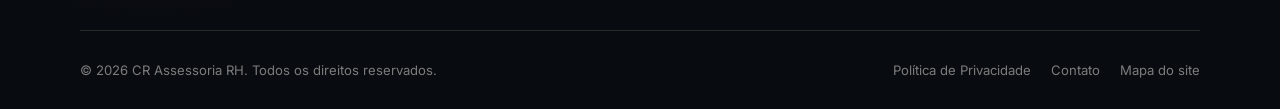
<file: folha-de-pagamento.html>
<!doctype html>
<html lang="pt-BR" prefix="og: https://ogp.me/ns#">
<head>
<meta charset="utf-8">
<meta name="viewport" content="width=device-width, initial-scale=1, viewport-fit=cover">
<script>document.documentElement.classList.add("js");</script>
<title>Terceirização da Folha de Pagamento e DP | CR Recursos Humanos</title>
<meta name="description" content="Terceirização da folha de pagamento e do departamento pessoal: cálculo, encargos, guias, eSocial, DCTF-Web, DIRF, ponto e assessoria trabalhista com equipe dedicada.">
<link rel="canonical" href="https://crassessoriarh.com.br/folha-de-pagamento.html">
<meta name="robots" content="index, follow, max-image-preview:large, max-snippet:-1, max-video-preview:-1">
<meta name="author" content="CR Recursos Humanos">
<meta name="theme-color" content="#0D1117">
<meta name="format-detection" content="telephone=yes">
<meta name="keywords" content="terceirização folha de pagamento, departamento pessoal terceirizado, esocial, dctf-web, dirf, gfip, assessoria trabalhista">
<!-- Geolocalização -->
<meta name="geo.region" content="BR-SP">
<meta name="geo.placename" content="São Paulo">

<!-- Open Graph -->
<meta property="og:type" content="article">
<meta property="og:site_name" content="CR Recursos Humanos">
<meta property="og:locale" content="pt_BR">
<meta property="og:url" content="https://crassessoriarh.com.br/folha-de-pagamento.html">
<meta property="og:title" content="Terceirização da Folha de Pagamento e DP | CR Recursos Humanos">
<meta property="og:description" content="Terceirização da folha de pagamento e do departamento pessoal: cálculo, encargos, guias, eSocial, DCTF-Web, DIRF, ponto e assessoria trabalhista com equipe dedicada.">
<meta property="og:image" content="https://crassessoriarh.com.br/assets/img/og-image.png">
<meta property="og:image:width" content="1200">
<meta property="og:image:height" content="630">
<meta property="og:image:alt" content="CR Recursos Humanos — consultoria em recursos humanos">

<!-- Twitter / X -->
<meta name="twitter:card" content="summary_large_image">
<meta name="twitter:title" content="Terceirização da Folha de Pagamento e DP | CR Recursos Humanos">
<meta name="twitter:description" content="Terceirização da folha de pagamento e do departamento pessoal: cálculo, encargos, guias, eSocial, DCTF-Web, DIRF, ponto e assessoria trabalhista com equipe dedicada.">
<meta name="twitter:image" content="https://crassessoriarh.com.br/assets/img/og-image.png">

<!-- Ícones e manifesto -->
<link rel="icon" href="assets/img/favicon.svg" type="image/svg+xml">
<link rel="apple-touch-icon" href="assets/img/favicon.svg">
<link rel="manifest" href="site.webmanifest">

<!-- Fontes -->
<link rel="preconnect" href="https://fonts.googleapis.com">
<link rel="preconnect" href="https://fonts.gstatic.com" crossorigin>
<link rel="preload" as="style" href="https://fonts.googleapis.com/css2?family=Inter:wght@400;500;600&family=Sora:wght@600;700&family=Instrument+Serif:ital@1&display=swap">
<link rel="stylesheet" href="https://fonts.googleapis.com/css2?family=Inter:wght@400;500;600&family=Sora:wght@600;700&family=Instrument+Serif:ital@1&display=swap" media="print" onload="this.media='all'">
<noscript><link rel="stylesheet" href="https://fonts.googleapis.com/css2?family=Inter:wght@400;500;600&family=Sora:wght@600;700&family=Instrument+Serif:ital@1&display=swap"></noscript>

<link rel="stylesheet" href="assets/css/style.css">

<script type="application/ld+json">
{
  "@context": "https://schema.org",
  "@graph": [
    {
      "@type": [
        "Organization",
        "ProfessionalService"
      ],
      "@id": "https://crassessoriarh.com.br/#organizacao",
      "name": "CR Recursos Humanos",
      "alternateName": [
        "CR Assessoria RH",
        "CR Consultoria de RH"
      ],
      "url": "https://crassessoriarh.com.br/",
      "logo": {
        "@type": "ImageObject",
        "url": "https://crassessoriarh.com.br/assets/img/logo-cr-full.svg",
        "width": 300,
        "height": 64
      },
      "image": "https://crassessoriarh.com.br/assets/img/og-image.png",
      "description": "Consultoria em RH, recrutamento e seleção, benefícios e folha de pagamento em São Paulo.",
      "telephone": [
        "+5511942648699",
        "+551159204973"
      ],
      "email": "claudio.felix@crassessoriarh.com.br",
      "founder": {
        "@type": "Person",
        "name": "Cláudio Roberto Félix"
      },
      "address": {
        "@type": "PostalAddress",
        "streetAddress": "Rua José Paulo Cândido, 747",
        "addressLocality": "São Paulo",
        "addressRegion": "SP",
        "postalCode": "04892-010",
        "addressCountry": "BR"
      },
      "areaServed": [
        {
          "@type": "City",
          "name": "São Paulo"
        },
        {
          "@type": "AdministrativeArea",
          "name": "Região Metropolitana de São Paulo"
        },
        {
          "@type": "Country",
          "name": "Brasil"
        }
      ],
      "knowsAbout": [
        "Recrutamento e seleção",
        "Consultoria em recursos humanos",
        "Gestão de benefícios",
        "Folha de pagamento",
        "Departamento pessoal",
        "eSocial",
        "Clima organizacional",
        "Cargos e salários",
        "Terceirização de RH"
      ],
      "sameAs": [
        "https://www.instagram.com/crassesoria/",
        "https://www.linkedin.com/in/claudio-roberto-felix-89b762145",
        "https://www.youtube.com/@crcalculojuridico"
      ],
      "openingHoursSpecification": [
        {
          "@type": "OpeningHoursSpecification",
          "dayOfWeek": [
            "Monday",
            "Tuesday",
            "Wednesday",
            "Thursday",
            "Friday"
          ],
          "opens": "08:30",
          "closes": "18:00"
        }
      ],
      "priceRange": "$$"
    },
    {
      "@type": "WebSite",
      "@id": "https://crassessoriarh.com.br/#website",
      "url": "https://crassessoriarh.com.br/",
      "name": "CR Recursos Humanos",
      "inLanguage": "pt-BR",
      "publisher": {
        "@id": "https://crassessoriarh.com.br/#organizacao"
      }
    },
    {
      "@type": "WebPage",
      "@id": "https://crassessoriarh.com.br/folha-de-pagamento.html#pagina",
      "url": "https://crassessoriarh.com.br/folha-de-pagamento.html",
      "name": "Terceirização da Folha de Pagamento e DP | CR Recursos Humanos",
      "description": "Terceirização da folha de pagamento e do departamento pessoal: cálculo, encargos, guias, eSocial, DCTF-Web, DIRF, ponto e assessoria trabalhista com equipe dedicada.",
      "isPartOf": {
        "@id": "https://crassessoriarh.com.br/#website"
      },
      "about": {
        "@id": "https://crassessoriarh.com.br/#organizacao"
      },
      "inLanguage": "pt-BR",
      "primaryImageOfPage": "https://crassessoriarh.com.br/assets/img/og-image.png"
    },
    {
      "@type": "BreadcrumbList",
      "@id": "https://crassessoriarh.com.br/folha-de-pagamento.html#trilha",
      "itemListElement": [
        {
          "@type": "ListItem",
          "position": 1,
          "name": "Início",
          "item": "https://crassessoriarh.com.br/"
        },
        {
          "@type": "ListItem",
          "position": 2,
          "name": "Serviços",
          "item": "https://crassessoriarh.com.br/servicos.html"
        },
        {
          "@type": "ListItem",
          "position": 3,
          "name": "Folha de Pagamento",
          "item": "https://crassessoriarh.com.br/folha-de-pagamento.html"
        }
      ]
    },
    {
      "@type": "Service",
      "@id": "https://crassessoriarh.com.br/folha-de-pagamento.html#servico",
      "name": "Gestão de Folha de Pagamento",
      "serviceType": "Gestão de Folha de Pagamento",
      "description": "Terceirização da folha de pagamento e do departamento pessoal: cálculo, encargos, guias, eSocial, DCTF-Web, DIRF, ponto e assessoria trabalhista com equipe dedicada.",
      "url": "https://crassessoriarh.com.br/folha-de-pagamento.html",
      "provider": {
        "@id": "https://crassessoriarh.com.br/#organizacao"
      },
      "areaServed": [
        {
          "@type": "City",
          "name": "São Paulo"
        },
        {
          "@type": "AdministrativeArea",
          "name": "Região Metropolitana de São Paulo"
        }
      ],
      "audience": {
        "@type": "BusinessAudience",
        "name": "Empresas de pequeno, médio e grande porte"
      },
      "hasOfferCatalog": {
        "@type": "OfferCatalog",
        "name": "O que está incluído",
        "itemListElement": [
          {
            "@type": "Offer",
            "itemOffered": {
              "@type": "Service",
              "name": "Escopo customizável, montado a partir da realidade da sua operação"
            }
          },
          {
            "@type": "Offer",
            "itemOffered": {
              "@type": "Service",
              "name": "Consultor dedicado como ponto único de contato"
            }
          },
          {
            "@type": "Offer",
            "itemOffered": {
              "@type": "Service",
              "name": "Calendário mensal com prazos combinados e cumpridos"
            }
          },
          {
            "@type": "Offer",
            "itemOffered": {
              "@type": "Service",
              "name": "Relatórios gerenciais de custo de pessoal por centro de custo"
            }
          },
          {
            "@type": "Offer",
            "itemOffered": {
              "@type": "Service",
              "name": "Conferência e conformidade com as obrigações acessórias vigentes"
            }
          }
        ]
      }
    }
  ]
}
</script>
</head>
<body>
<a class="skip-link" href="#conteudo">Ir para o conteúdo principal</a>
<div class="progress-bar" aria-hidden="true"></div>
<header class="site-header">
  <div class="container header-inner">
    <a class="brand" href="index.html" aria-label="CR Recursos Humanos — página inicial">
      <svg class="brand__mark" viewBox="0 0 64 64" aria-hidden="true" focusable="false">
        <defs><linearGradient id="bg1" x1="8" y1="6" x2="56" y2="58" gradientUnits="userSpaceOnUse"><stop offset="0" stop-color="#A8842A"/><stop offset=".45" stop-color="#C9A227"/><stop offset="1" stop-color="#EBD79B"/></linearGradient></defs>
        <rect x="2.2" y="2.2" width="59.6" height="59.6" rx="15" fill="none" stroke="url(#bg1)" stroke-width="2.6"/>
        <path d="M32.5 20H26a10 10 0 0 0-10 10v4a10 10 0 0 0 10 10h6.5" fill="none" stroke="url(#bg1)" stroke-width="5.4" stroke-linecap="round"/>
        <path d="M36 44V20h7a6 6 0 0 1 0 12h-7m6.4 0L49 44" fill="none" stroke="url(#bg1)" stroke-width="5.4" stroke-linecap="round" stroke-linejoin="round"/>
      </svg>
      <span class="brand__text">
        <span class="brand__name">CR<span class="text-gold">.</span></span>
        <span class="brand__tag">Recursos Humanos</span>
      </span>
    </a>

    <nav class="nav" aria-label="Navegação principal">
      <ul class="nav__list">
        <li><a class="nav__link" href="index.html">Início</a></li>
        <li><a class="nav__link" href="sobre.html">Sobre</a></li>
        <li><a class="nav__link" href="servicos.html">Serviços</a></li>
        <li><a class="nav__link" href="trabalhe-conosco.html">Trabalhe Conosco</a></li>
        <li><a class="nav__link" href="contato.html">Contato</a></li>
      </ul>
    </nav>

    <a class="btn btn--gold btn--sm header-cta" href="https://wa.me/5511942648699?text=Ol%C3%A1!%20Vim%20pelo%20site%20e%20gostaria%20de%20falar%20sobre%20servi%C3%A7os%20de%20RH." target="_blank" rel="noopener">
      <svg viewBox="0 0 24 24" fill="none" stroke="currentColor" stroke-width="1.7" stroke-linecap="round" stroke-linejoin="round" aria-hidden="true"><path fill="currentColor" stroke="none" d="M12 2a10 10 0 0 0-8.6 15.1L2 22l5.1-1.3A10 10 0 1 0 12 2Zm0 18.2a8.2 8.2 0 0 1-4.2-1.2l-.3-.2-3 .8.8-2.9-.2-.3A8.2 8.2 0 1 1 12 20.2Zm4.5-6.1c-.2-.1-1.4-.7-1.7-.8s-.4-.1-.6.1-.6.8-.8 1-.3.2-.6.1a6.7 6.7 0 0 1-2-1.2 7.4 7.4 0 0 1-1.3-1.7c-.2-.3 0-.4.1-.6l.4-.5a1.8 1.8 0 0 0 .3-.4.5.5 0 0 0 0-.5c0-.1-.6-1.4-.8-1.9s-.4-.4-.6-.4h-.5a1 1 0 0 0-.7.3A2.9 2.9 0 0 0 6.7 10a5.1 5.1 0 0 0 1 2.7 11.5 11.5 0 0 0 4.4 3.9 8.2 8.2 0 0 0 2.5.6 2.4 2.4 0 0 0 1.6-.6 2 2 0 0 0 .5-1.3c0-.2 0-.3-.2-.4Z"/></svg> Fale com um consultor
    </a>

    <button class="nav-toggle" type="button" aria-expanded="false" aria-controls="menu-mobile" aria-label="Abrir menu de navegação">
      <span class="nav-toggle__bars" aria-hidden="true"><i></i><i></i><i></i></span>
    </button>
  </div>
</header>

<div class="mobile-nav" id="menu-mobile" aria-hidden="true">
  <nav aria-label="Navegação principal (celular)">
    <ul class="mobile-nav__list">
      <li><a class="mobile-nav__link" href="index.html">Início</a></li>
      <li><a class="mobile-nav__link" href="sobre.html">Sobre</a></li>
      <li><a class="mobile-nav__link" href="servicos.html">Serviços</a></li>
      <li><a class="mobile-nav__link" href="trabalhe-conosco.html">Trabalhe Conosco</a></li>
      <li><a class="mobile-nav__link" href="contato.html">Contato</a></li>
    </ul>
  </nav>
  <div class="mobile-nav__foot">
    <a class="btn btn--gold" href="https://wa.me/5511942648699" target="_blank" rel="noopener"><svg viewBox="0 0 24 24" fill="none" stroke="currentColor" stroke-width="1.7" stroke-linecap="round" stroke-linejoin="round" aria-hidden="true"><path fill="currentColor" stroke="none" d="M12 2a10 10 0 0 0-8.6 15.1L2 22l5.1-1.3A10 10 0 1 0 12 2Zm0 18.2a8.2 8.2 0 0 1-4.2-1.2l-.3-.2-3 .8.8-2.9-.2-.3A8.2 8.2 0 1 1 12 20.2Zm4.5-6.1c-.2-.1-1.4-.7-1.7-.8s-.4-.1-.6.1-.6.8-.8 1-.3.2-.6.1a6.7 6.7 0 0 1-2-1.2 7.4 7.4 0 0 1-1.3-1.7c-.2-.3 0-.4.1-.6l.4-.5a1.8 1.8 0 0 0 .3-.4.5.5 0 0 0 0-.5c0-.1-.6-1.4-.8-1.9s-.4-.4-.6-.4h-.5a1 1 0 0 0-.7.3A2.9 2.9 0 0 0 6.7 10a5.1 5.1 0 0 0 1 2.7 11.5 11.5 0 0 0 4.4 3.9 8.2 8.2 0 0 0 2.5.6 2.4 2.4 0 0 0 1.6-.6 2 2 0 0 0 .5-1.3c0-.2 0-.3-.2-.4Z"/></svg> Falar no WhatsApp</a>
    <a class="link-arrow" href="tel:+5511942648699"><svg viewBox="0 0 24 24" fill="none" stroke="currentColor" stroke-width="1.7" stroke-linecap="round" stroke-linejoin="round" aria-hidden="true"><path d="M21.5 16.9v2.6a1.7 1.7 0 0 1-1.9 1.7 17 17 0 0 1-7.4-2.6 16.7 16.7 0 0 1-5.1-5.1A17 17 0 0 1 4.5 6a1.7 1.7 0 0 1 1.7-1.9h2.6a1.7 1.7 0 0 1 1.7 1.5c.1.9.3 1.7.6 2.5a1.7 1.7 0 0 1-.4 1.8l-1.1 1.1a13.7 13.7 0 0 0 5.1 5.1l1.1-1.1a1.7 1.7 0 0 1 1.8-.4c.8.3 1.6.5 2.5.6a1.7 1.7 0 0 1 1.4 1.7Z"/></svg> (11) 94264-8699</a>
  </div>
</div>
<main id="conteudo">
<section class="hero hero--page" aria-labelledby="titulo-principal">
  <div class="hero__bg" aria-hidden="true">
    <div class="hero__grid"></div>
    <div class="hero__orb hero__orb--1 float-slow" data-parallax="0.09"></div>
    <div class="hero__orb hero__orb--2 float-slower" data-parallax="-0.05"></div>
    <div class="hero__orb hero__orb--3 float-slow"></div>
    <div class="hero__noise"></div>
    <div class="hero__spot"></div>
  </div>
  <div class="container">
    <nav class="breadcrumb" aria-label="Você está em"><ol><li><a href="index.html">Início</a></li><li><a href="servicos.html">Serviços</a></li><li><span aria-current="page">Folha de Pagamento</span></li></ol></nav>
    <div style="max-width:760px;margin-top:1.5rem">
      <p class="eyebrow">Folha de Pagamento</p>
      <h1 id="titulo-principal" style="margin-block:1rem 1.25rem">Gestão e terceirização da <em class="serif-accent">folha</em></h1>
      <p class="lead">A terceirização da folha de pagamento é uma excelente solução para empresas. Nossos profissionais contam com a experiência necessária para garantir a eficácia dos procedimentos realizados.</p>
      <div class="btn-row" style="margin-top:2rem">
        <a class="btn btn--gold btn--lg" href="https://wa.me/5511942648699?text=Ol%C3%A1!%20Vim%20pelo%20site%20da%20CR%20Recursos%20Humanos%20e%20gostaria%20de%20conversar." target="_blank" rel="noopener"><svg viewBox="0 0 24 24" fill="none" stroke="currentColor" stroke-width="1.7" stroke-linecap="round" stroke-linejoin="round" aria-hidden="true"><path fill="currentColor" stroke="none" d="M12 2a10 10 0 0 0-8.6 15.1L2 22l5.1-1.3A10 10 0 1 0 12 2Zm0 18.2a8.2 8.2 0 0 1-4.2-1.2l-.3-.2-3 .8.8-2.9-.2-.3A8.2 8.2 0 1 1 12 20.2Zm4.5-6.1c-.2-.1-1.4-.7-1.7-.8s-.4-.1-.6.1-.6.8-.8 1-.3.2-.6.1a6.7 6.7 0 0 1-2-1.2 7.4 7.4 0 0 1-1.3-1.7c-.2-.3 0-.4.1-.6l.4-.5a1.8 1.8 0 0 0 .3-.4.5.5 0 0 0 0-.5c0-.1-.6-1.4-.8-1.9s-.4-.4-.6-.4h-.5a1 1 0 0 0-.7.3A2.9 2.9 0 0 0 6.7 10a5.1 5.1 0 0 0 1 2.7 11.5 11.5 0 0 0 4.4 3.9 8.2 8.2 0 0 0 2.5.6 2.4 2.4 0 0 0 1.6-.6 2 2 0 0 0 .5-1.3c0-.2 0-.3-.2-.4Z"/></svg> Falar com um consultor</a>
        <a class="btn btn--ghost btn--lg" href="contato.html">Enviar mensagem <svg viewBox="0 0 24 24" fill="none" stroke="currentColor" stroke-width="1.7" stroke-linecap="round" stroke-linejoin="round" aria-hidden="true"><path d="M5 12h14M13 6l6 6-6 6"/></svg></a>
      </div>
    </div>
  </div>
</section>
<section class="section" aria-labelledby="tit-intro">
  <div class="container">
    <div class="grid grid--2" style="gap:clamp(2rem,5vw,4rem);align-items:start">
      <div data-reveal="left">
        <p class="eyebrow">Entenda o serviço</p>
        <h2 id="tit-intro" style="margin-block:1.1rem">Gestão de Folha de Pagamento</h2>
        <div class="stack"><p class="lead">A solução de terceirização de folha de pagamento da CR foi concebida para que nossos profissionais atuem de forma dedicada e exclusiva para a sua empresa, compreendendo suas dificuldades em profundidade e oferecendo uma consultoria personalizada — além de acompanhar as questões operacionais do processo.</p>
          <p class="">Você deixa de depender de uma única pessoa que "sabe fazer a folha" e passa a contar com uma equipe, um processo documentado e prazos cumpridos todo mês.</p></div>
        <figure class="quote" data-reveal style="margin-top:2.25rem">
          <span class="quote__mark" aria-hidden="true">&ldquo;</span>
          <blockquote>Erro em folha não gera só passivo. Gera desconfiança — e desconfiança custa mais caro.</blockquote>
        </figure>
      </div>
      <div data-reveal="right">
        <div class="card" style="padding:clamp(1.75rem,3vw,2.4rem)">
          <span class="icon-box"><svg viewBox="0 0 24 24" fill="none" stroke="currentColor" stroke-width="1.7" stroke-linecap="round" stroke-linejoin="round" aria-hidden="true"><path d="M5 21V4a1 1 0 0 1 1.5-.9L9 4.5 11.5 3 14 4.5 16.5 3 19 4.5V21l-2.5-1.5L14 21l-2.5-1.5L9 21l-2.5-1.5L5 21Z"/><path d="M9 8h6M9 12h6M9 16h3"/></svg></span>
          <h3 class="card__title">O que está incluído</h3>
          <ul class="check-list" style="margin-top:1.1rem"><li><svg viewBox="0 0 24 24" fill="none" stroke="currentColor" stroke-width="1.7" stroke-linecap="round" stroke-linejoin="round" aria-hidden="true"><path d="M20 6 9 17l-5-5"/></svg><span>Escopo customizável, montado a partir da realidade da sua operação</span></li>
            <li><svg viewBox="0 0 24 24" fill="none" stroke="currentColor" stroke-width="1.7" stroke-linecap="round" stroke-linejoin="round" aria-hidden="true"><path d="M20 6 9 17l-5-5"/></svg><span>Consultor dedicado como ponto único de contato</span></li>
            <li><svg viewBox="0 0 24 24" fill="none" stroke="currentColor" stroke-width="1.7" stroke-linecap="round" stroke-linejoin="round" aria-hidden="true"><path d="M20 6 9 17l-5-5"/></svg><span>Calendário mensal com prazos combinados e cumpridos</span></li>
            <li><svg viewBox="0 0 24 24" fill="none" stroke="currentColor" stroke-width="1.7" stroke-linecap="round" stroke-linejoin="round" aria-hidden="true"><path d="M20 6 9 17l-5-5"/></svg><span>Relatórios gerenciais de custo de pessoal por centro de custo</span></li>
            <li><svg viewBox="0 0 24 24" fill="none" stroke="currentColor" stroke-width="1.7" stroke-linecap="round" stroke-linejoin="round" aria-hidden="true"><path d="M20 6 9 17l-5-5"/></svg><span>Conferência e conformidade com as obrigações acessórias vigentes</span></li></ul>
        </div>
      </div>
    </div>
  </div>
</section>

<section class="section bg-dark" aria-labelledby="tit-escopo">
  <div class="container">
    <div class="grid grid--2" style="gap:clamp(2rem,5vw,4rem);align-items:start">
      <div data-reveal="left" class="sticky-side">
        <p class="eyebrow">Escopo do serviço</p>
        <h2 id="tit-escopo" style="margin-block:1.1rem">Tudo o que a CR assume por você</h2>
        <p class="lead">O escopo prestado pela CR é customizável e abrange as rotinas abaixo — você escolhe onde ele começa.</p>
      </div>
      <ul class="check-list" data-reveal="right"><li><svg viewBox="0 0 24 24" fill="none" stroke="currentColor" stroke-width="1.7" stroke-linecap="round" stroke-linejoin="round" aria-hidden="true"><path d="M20 6 9 17l-5-5"/></svg><span>Ferramenta de gestão de RH para monitoramento de férias, promoções, cargos, salários e demais movimentações</span></li>
        <li><svg viewBox="0 0 24 24" fill="none" stroke="currentColor" stroke-width="1.7" stroke-linecap="round" stroke-linejoin="round" aria-hidden="true"><path d="M20 6 9 17l-5-5"/></svg><span>Gestão de pagamentos e benefícios</span></li>
        <li><svg viewBox="0 0 24 24" fill="none" stroke="currentColor" stroke-width="1.7" stroke-linecap="round" stroke-linejoin="round" aria-hidden="true"><path d="M20 6 9 17l-5-5"/></svg><span>Controle de jornada e de ponto</span></li>
        <li><svg viewBox="0 0 24 24" fill="none" stroke="currentColor" stroke-width="1.7" stroke-linecap="round" stroke-linejoin="round" aria-hidden="true"><path d="M20 6 9 17l-5-5"/></svg><span>Assessoria trabalhista</span></li>
        <li><svg viewBox="0 0 24 24" fill="none" stroke="currentColor" stroke-width="1.7" stroke-linecap="round" stroke-linejoin="round" aria-hidden="true"><path d="M20 6 9 17l-5-5"/></svg><span>Gerenciamento de movimentações (admissões, desligamentos e alterações)</span></li>
        <li><svg viewBox="0 0 24 24" fill="none" stroke="currentColor" stroke-width="1.7" stroke-linecap="round" stroke-linejoin="round" aria-hidden="true"><path d="M20 6 9 17l-5-5"/></svg><span>Gerenciamento das obrigações decorrentes da folha: GFIP, eSocial, DCTF-Web e DIRF</span></li>
        <li><svg viewBox="0 0 24 24" fill="none" stroke="currentColor" stroke-width="1.7" stroke-linecap="round" stroke-linejoin="round" aria-hidden="true"><path d="M20 6 9 17l-5-5"/></svg><span>Apuração de encargos</span></li>
        <li><svg viewBox="0 0 24 24" fill="none" stroke="currentColor" stroke-width="1.7" stroke-linecap="round" stroke-linejoin="round" aria-hidden="true"><path d="M20 6 9 17l-5-5"/></svg><span>Geração das guias para recolhimento de INSS, FGTS e IRRF</span></li>
        <li><svg viewBox="0 0 24 24" fill="none" stroke="currentColor" stroke-width="1.7" stroke-linecap="round" stroke-linejoin="round" aria-hidden="true"><path d="M20 6 9 17l-5-5"/></svg><span>Geração de arquivos bancários e contábeis eletronicamente, viabilizando pagamentos e contabilização de forma segura e prática</span></li></ul>
    </div>
  </div>
</section>
<section class="section" aria-labelledby="tit-quando">
  <div class="container">
    <div class="grid grid--2" style="gap:clamp(2rem,5vw,4rem);align-items:start">
      <div data-reveal="left" class="sticky-side">
        <p class="eyebrow">Sinais de alerta</p>
        <h2 id="tit-quando" style="margin-block:1.1rem">Quando faz sentido chamar a CR</h2>
        <p class="lead">Se você reconheceu a sua empresa em algum dos pontos ao lado, vale uma conversa.</p>
        <div class="btn-row" style="margin-top:1.75rem">
          <a class="btn" href="contato.html">Descrever meu cenário <svg viewBox="0 0 24 24" fill="none" stroke="currentColor" stroke-width="1.7" stroke-linecap="round" stroke-linejoin="round" aria-hidden="true"><path d="M5 12h14M13 6l6 6-6 6"/></svg></a>
        </div>
      </div>
      <ul class="check-list" data-reveal="right"><li><svg viewBox="0 0 24 24" fill="none" stroke="currentColor" stroke-width="1.7" stroke-linecap="round" stroke-linejoin="round" aria-hidden="true"><path d="M20 6 9 17l-5-5"/></svg><span>A folha depende de uma única pessoa e a empresa fica refém dessa rotina</span></li>
        <li><svg viewBox="0 0 24 24" fill="none" stroke="currentColor" stroke-width="1.7" stroke-linecap="round" stroke-linejoin="round" aria-hidden="true"><path d="M20 6 9 17l-5-5"/></svg><span>Obrigações acessórias vêm sendo entregues em cima do prazo — ou com retificação</span></li>
        <li><svg viewBox="0 0 24 24" fill="none" stroke="currentColor" stroke-width="1.7" stroke-linecap="round" stroke-linejoin="round" aria-hidden="true"><path d="M20 6 9 17l-5-5"/></svg><span>O custo do departamento pessoal interno não se justifica pelo tamanho do quadro</span></li>
        <li><svg viewBox="0 0 24 24" fill="none" stroke="currentColor" stroke-width="1.7" stroke-linecap="round" stroke-linejoin="round" aria-hidden="true"><path d="M20 6 9 17l-5-5"/></svg><span>A empresa está crescendo e o controle em planilha já não dá conta</span></li>
        <li><svg viewBox="0 0 24 24" fill="none" stroke="currentColor" stroke-width="1.7" stroke-linecap="round" stroke-linejoin="round" aria-hidden="true"><path d="M20 6 9 17l-5-5"/></svg><span>Há passivo trabalhista recorrente por falhas de cálculo ou de registro</span></li></ul>
    </div>
  </div>
</section>
<section class="section bg-alt" aria-labelledby="tit-outros">
  <div class="container">
    <div class="section-head section-head--center" data-reveal>
      <p class="eyebrow eyebrow--center">Continue explorando</p>
      <h2 id="tit-outros">Outras frentes da CR</h2>
    </div>
    <div class="grid grid--3" data-stagger>
      <article class="card">
        <span class="icon-box"><svg viewBox="0 0 24 24" fill="none" stroke="currentColor" stroke-width="1.7" stroke-linecap="round" stroke-linejoin="round" aria-hidden="true"><circle cx="10" cy="7" r="4"/><path d="M10.3 15H7a4 4 0 0 0-4 4v2"/><circle cx="17" cy="17" r="3"/><path d="m21 21-1.9-1.9"/></svg></span>
        <h3 class="card__title"><a href="recrutamento-e-selecao.html" class="link-underline">Recrutamento e Seleção</a></h3>
        <p class="card__text">Buscamos ativamente os profissionais que a sua empresa procura — dos níveis administrativo e técnico à média e alta gerência — com banco de dados próprio e instrumentos de avaliação atualizados.</p>
        <a class="link-arrow" href="recrutamento-e-selecao.html" aria-label="Ver a página de Recrutamento e Seleção">Ver detalhes <svg viewBox="0 0 24 24" fill="none" stroke="currentColor" stroke-width="1.7" stroke-linecap="round" stroke-linejoin="round" aria-hidden="true"><path d="M5 12h14M13 6l6 6-6 6"/></svg></a>
      </article>
      <article class="card">
        <span class="icon-box"><svg viewBox="0 0 24 24" fill="none" stroke="currentColor" stroke-width="1.7" stroke-linecap="round" stroke-linejoin="round" aria-hidden="true"><circle cx="12" cy="12" r="9"/><path d="m15.5 8.5-2 5.5-5.5 2 2-5.5 5.5-2Z"/></svg></span>
        <h3 class="card__title"><a href="consultoria-de-rh.html" class="link-underline">Consultoria em RH</a></h3>
        <p class="card__text">Diagnóstico do seu RH, plano de ação e acompanhamento. Atacamos turnover, clima, estrutura de cargos e salários e os processos que travam o crescimento da operação.</p>
        <a class="link-arrow" href="consultoria-de-rh.html" aria-label="Ver a página de Consultoria em RH">Ver detalhes <svg viewBox="0 0 24 24" fill="none" stroke="currentColor" stroke-width="1.7" stroke-linecap="round" stroke-linejoin="round" aria-hidden="true"><path d="M5 12h14M13 6l6 6-6 6"/></svg></a>
      </article>
      <article class="card">
        <span class="icon-box"><svg viewBox="0 0 24 24" fill="none" stroke="currentColor" stroke-width="1.7" stroke-linecap="round" stroke-linejoin="round" aria-hidden="true"><path d="M12 3 4 6v6c0 5 3.4 8.4 8 9.5 4.6-1.1 8-4.5 8-9.5V6l-8-3Z"/><path d="M12 15.5s-3-1.9-3-3.9a1.7 1.7 0 0 1 3-1 1.7 1.7 0 0 1 3 1c0 2-3 3.9-3 3.9Z"/></svg></span>
        <h3 class="card__title"><a href="gestao-de-beneficios.html" class="link-underline">Implantação e Gestão de Benefícios</a></h3>
        <p class="card__text">Planejamento, revisão e gestão do pacote de benefícios: assistência médica, odontológica e seguro de vida em grupo, sempre no melhor equilíbrio entre custo e cobertura.</p>
        <a class="link-arrow" href="gestao-de-beneficios.html" aria-label="Ver a página de Implantação e Gestão de Benefícios">Ver detalhes <svg viewBox="0 0 24 24" fill="none" stroke="currentColor" stroke-width="1.7" stroke-linecap="round" stroke-linejoin="round" aria-hidden="true"><path d="M5 12h14M13 6l6 6-6 6"/></svg></a>
      </article>
    </div>
  </div>
</section>
<section class="section" aria-labelledby="cta-final">
  <div class="container">
    <div class="cta-band" data-reveal="scale">
      <p class="eyebrow eyebrow--center" style="justify-content:center">Primeiro passo</p>
      <h2 id="cta-final">Precisa de folha de pagamento?</h2>
      <p style="margin-top:1rem">Conte o seu cenário em poucas linhas. Um consultor analisa e retorna com um caminho possível — sem compromisso.</p>
      <div class="btn-row">
        <a class="btn btn--gold btn--lg" href="https://wa.me/5511942648699?text=Ol%C3%A1!%20Vim%20pelo%20site%20da%20CR%20Recursos%20Humanos%20e%20gostaria%20de%20conversar." target="_blank" rel="noopener"><svg viewBox="0 0 24 24" fill="none" stroke="currentColor" stroke-width="1.7" stroke-linecap="round" stroke-linejoin="round" aria-hidden="true"><path fill="currentColor" stroke="none" d="M12 2a10 10 0 0 0-8.6 15.1L2 22l5.1-1.3A10 10 0 1 0 12 2Zm0 18.2a8.2 8.2 0 0 1-4.2-1.2l-.3-.2-3 .8.8-2.9-.2-.3A8.2 8.2 0 1 1 12 20.2Zm4.5-6.1c-.2-.1-1.4-.7-1.7-.8s-.4-.1-.6.1-.6.8-.8 1-.3.2-.6.1a6.7 6.7 0 0 1-2-1.2 7.4 7.4 0 0 1-1.3-1.7c-.2-.3 0-.4.1-.6l.4-.5a1.8 1.8 0 0 0 .3-.4.5.5 0 0 0 0-.5c0-.1-.6-1.4-.8-1.9s-.4-.4-.6-.4h-.5a1 1 0 0 0-.7.3A2.9 2.9 0 0 0 6.7 10a5.1 5.1 0 0 0 1 2.7 11.5 11.5 0 0 0 4.4 3.9 8.2 8.2 0 0 0 2.5.6 2.4 2.4 0 0 0 1.6-.6 2 2 0 0 0 .5-1.3c0-.2 0-.3-.2-.4Z"/></svg> Falar no WhatsApp</a>
        <a class="btn btn--ghost btn--lg" href="contato.html">Enviar mensagem <svg viewBox="0 0 24 24" fill="none" stroke="currentColor" stroke-width="1.7" stroke-linecap="round" stroke-linejoin="round" aria-hidden="true"><path d="M5 12h14M13 6l6 6-6 6"/></svg></a>
      </div>
    </div>
  </div>
</section>
</main>
<footer class="site-footer">
  <div class="container">
    <div class="footer-grid">

      <div class="footer-brand">
        <a class="brand" href="index.html" aria-label="CR Recursos Humanos — página inicial">
          <svg class="brand__mark" viewBox="0 0 64 64" aria-hidden="true" focusable="false">
        <defs><linearGradient id="bg1" x1="8" y1="6" x2="56" y2="58" gradientUnits="userSpaceOnUse"><stop offset="0" stop-color="#A8842A"/><stop offset=".45" stop-color="#C9A227"/><stop offset="1" stop-color="#EBD79B"/></linearGradient></defs>
        <rect x="2.2" y="2.2" width="59.6" height="59.6" rx="15" fill="none" stroke="url(#bg1)" stroke-width="2.6"/>
        <path d="M32.5 20H26a10 10 0 0 0-10 10v4a10 10 0 0 0 10 10h6.5" fill="none" stroke="url(#bg1)" stroke-width="5.4" stroke-linecap="round"/>
        <path d="M36 44V20h7a6 6 0 0 1 0 12h-7m6.4 0L49 44" fill="none" stroke="url(#bg1)" stroke-width="5.4" stroke-linecap="round" stroke-linejoin="round"/>
      </svg>
          <span class="brand__text">
            <span class="brand__name">CR<span class="text-gold">.</span></span>
            <span class="brand__tag">Recursos Humanos</span>
          </span>
        </a>
        <p>Há mais de 15 anos ajudando empresas de São Paulo a encontrar, desenvolver e manter as pessoas certas — do recrutamento à folha de pagamento.</p>
        <ul class="socials">
          <li><a class="social" href="https://www.instagram.com/crassesoria/" target="_blank" rel="noopener" aria-label="Instagram da CR Recursos Humanos"><svg viewBox="0 0 24 24" fill="none" stroke="currentColor" stroke-width="1.7" stroke-linecap="round" stroke-linejoin="round" aria-hidden="true"><rect x="3" y="3" width="18" height="18" rx="5"/><circle cx="12" cy="12" r="4"/><circle cx="17.3" cy="6.7" r="1.1" fill="currentColor" stroke="none"/></svg></a></li>
          <li><a class="social" href="https://www.linkedin.com/in/claudio-roberto-felix-89b762145" target="_blank" rel="noopener" aria-label="LinkedIn de Cláudio Roberto Félix"><svg viewBox="0 0 24 24" fill="none" stroke="currentColor" stroke-width="1.7" stroke-linecap="round" stroke-linejoin="round" aria-hidden="true"><path d="M4.5 9.5v11M4.5 5.2v.1"/><path d="M10 20.5v-6a3.5 3.5 0 0 1 7 0v6"/><path d="M10 9.5v11"/><circle cx="4.5" cy="4.8" r="1.6" fill="currentColor" stroke="none"/></svg></a></li>
          <li><a class="social" href="https://www.youtube.com/@crcalculojuridico" target="_blank" rel="noopener" aria-label="Canal no YouTube"><svg viewBox="0 0 24 24" fill="none" stroke="currentColor" stroke-width="1.7" stroke-linecap="round" stroke-linejoin="round" aria-hidden="true"><rect x="2.5" y="5.5" width="19" height="13" rx="4"/><path d="m10.5 9.5 5 2.5-5 2.5v-5Z" fill="currentColor" stroke="none"/></svg></a></li>
          <li><a class="social" href="https://wa.me/5511942648699" target="_blank" rel="noopener" aria-label="WhatsApp da CR Recursos Humanos"><svg viewBox="0 0 24 24" fill="none" stroke="currentColor" stroke-width="1.7" stroke-linecap="round" stroke-linejoin="round" aria-hidden="true"><path fill="currentColor" stroke="none" d="M12 2a10 10 0 0 0-8.6 15.1L2 22l5.1-1.3A10 10 0 1 0 12 2Zm0 18.2a8.2 8.2 0 0 1-4.2-1.2l-.3-.2-3 .8.8-2.9-.2-.3A8.2 8.2 0 1 1 12 20.2Zm4.5-6.1c-.2-.1-1.4-.7-1.7-.8s-.4-.1-.6.1-.6.8-.8 1-.3.2-.6.1a6.7 6.7 0 0 1-2-1.2 7.4 7.4 0 0 1-1.3-1.7c-.2-.3 0-.4.1-.6l.4-.5a1.8 1.8 0 0 0 .3-.4.5.5 0 0 0 0-.5c0-.1-.6-1.4-.8-1.9s-.4-.4-.6-.4h-.5a1 1 0 0 0-.7.3A2.9 2.9 0 0 0 6.7 10a5.1 5.1 0 0 0 1 2.7 11.5 11.5 0 0 0 4.4 3.9 8.2 8.2 0 0 0 2.5.6 2.4 2.4 0 0 0 1.6-.6 2 2 0 0 0 .5-1.3c0-.2 0-.3-.2-.4Z"/></svg></a></li>
        </ul>
      </div>

      <div class="footer-col">
        <h3>Serviços</h3>
        <ul>
          <li><a href="recrutamento-e-selecao.html">Recrutamento e Seleção</a></li>
          <li><a href="consultoria-de-rh.html">Consultoria em RH</a></li>
          <li><a href="gestao-de-beneficios.html">Gestão de Benefícios</a></li>
          <li><a href="folha-de-pagamento.html">Folha de Pagamento</a></li>
          <li><a href="servicos.html">Ver todos os serviços</a></li>
        </ul>
      </div>

      <div class="footer-col">
        <h3>Institucional</h3>
        <ul>
          <li><a href="sobre.html">Quem somos</a></li>
          <li><a href="sobre.html#processo">Como trabalhamos</a></li>
          <li><a href="trabalhe-conosco.html">Trabalhe conosco</a></li>
          <li><a href="contato.html">Fale conosco</a></li>
          <li><a href="index.html#faq">Perguntas frequentes</a></li>
        </ul>
      </div>

      <div class="footer-col">
        <h3>Contato</h3>
        <ul class="footer-contact">
          <li><svg viewBox="0 0 24 24" fill="none" stroke="currentColor" stroke-width="1.7" stroke-linecap="round" stroke-linejoin="round" aria-hidden="true"><path d="M21.5 16.9v2.6a1.7 1.7 0 0 1-1.9 1.7 17 17 0 0 1-7.4-2.6 16.7 16.7 0 0 1-5.1-5.1A17 17 0 0 1 4.5 6a1.7 1.7 0 0 1 1.7-1.9h2.6a1.7 1.7 0 0 1 1.7 1.5c.1.9.3 1.7.6 2.5a1.7 1.7 0 0 1-.4 1.8l-1.1 1.1a13.7 13.7 0 0 0 5.1 5.1l1.1-1.1a1.7 1.7 0 0 1 1.8-.4c.8.3 1.6.5 2.5.6a1.7 1.7 0 0 1 1.4 1.7Z"/></svg><span><a href="tel:+5511942648699">(11) 94264-8699</a><br><a href="tel:+551159204973">(11) 5920-4973</a></span></li>
          <li><svg viewBox="0 0 24 24" fill="none" stroke="currentColor" stroke-width="1.7" stroke-linecap="round" stroke-linejoin="round" aria-hidden="true"><rect x="2.5" y="4.5" width="19" height="15" rx="2.5"/><path d="m3 7 8.1 5.4a1.7 1.7 0 0 0 1.8 0L21 7"/></svg><a href="mailto:claudio.felix@crassessoriarh.com.br">claudio.felix@crassessoriarh.com.br</a></li>
          <li><svg viewBox="0 0 24 24" fill="none" stroke="currentColor" stroke-width="1.7" stroke-linecap="round" stroke-linejoin="round" aria-hidden="true"><path d="M20 10.5c0 5.5-8 12-8 12s-8-6.5-8-12a8 8 0 0 1 16 0Z"/><circle cx="12" cy="10.2" r="2.8"/></svg><span>Rua José Paulo Cândido, 747<br>Jardim Silveira — São Paulo/SP<br>CEP 04892-010</span></li>
          <li><svg viewBox="0 0 24 24" fill="none" stroke="currentColor" stroke-width="1.7" stroke-linecap="round" stroke-linejoin="round" aria-hidden="true"><circle cx="12" cy="12" r="9"/><path d="M12 7v5.3l3.4 2"/></svg><span>Seg. a sex., das 8h30 às 18h</span></li>
        </ul>
      </div>

    </div>

    <div class="footer-bottom">
      <p>&copy; <span data-year>2026</span> CR Assessoria RH. Todos os direitos reservados.</p>
      <nav aria-label="Links do rodapé">
        <a href="politica-de-privacidade.html">Política de Privacidade</a>
        <a href="contato.html">Contato</a>
        <a href="sitemap.xml">Mapa do site</a>
      </nav>
    </div>
  </div>
</footer>

<div class="floaters">
  <a class="fab fab--wa" href="https://wa.me/5511942648699?text=Ol%C3%A1!%20Vim%20pelo%20site%20da%20CR%20Recursos%20Humanos." target="_blank" rel="noopener" aria-label="Conversar no WhatsApp">
    <span class="fab__tip" aria-hidden="true">Fale conosco</span>
    <svg viewBox="0 0 24 24" fill="none" stroke="currentColor" stroke-width="1.7" stroke-linecap="round" stroke-linejoin="round" aria-hidden="true"><path fill="currentColor" stroke="none" d="M12 2a10 10 0 0 0-8.6 15.1L2 22l5.1-1.3A10 10 0 1 0 12 2Zm0 18.2a8.2 8.2 0 0 1-4.2-1.2l-.3-.2-3 .8.8-2.9-.2-.3A8.2 8.2 0 1 1 12 20.2Zm4.5-6.1c-.2-.1-1.4-.7-1.7-.8s-.4-.1-.6.1-.6.8-.8 1-.3.2-.6.1a6.7 6.7 0 0 1-2-1.2 7.4 7.4 0 0 1-1.3-1.7c-.2-.3 0-.4.1-.6l.4-.5a1.8 1.8 0 0 0 .3-.4.5.5 0 0 0 0-.5c0-.1-.6-1.4-.8-1.9s-.4-.4-.6-.4h-.5a1 1 0 0 0-.7.3A2.9 2.9 0 0 0 6.7 10a5.1 5.1 0 0 0 1 2.7 11.5 11.5 0 0 0 4.4 3.9 8.2 8.2 0 0 0 2.5.6 2.4 2.4 0 0 0 1.6-.6 2 2 0 0 0 .5-1.3c0-.2 0-.3-.2-.4Z"/></svg>
  </a>
  <button class="fab fab--top" type="button" aria-label="Voltar ao topo da página"><svg viewBox="0 0 24 24" fill="none" stroke="currentColor" stroke-width="1.7" stroke-linecap="round" stroke-linejoin="round" aria-hidden="true"><path d="M12 19V5M6 11l6-6 6 6"/></svg></button>
</div>

<script src="assets/js/main.js" defer></script>
</body>
</html>
</file>
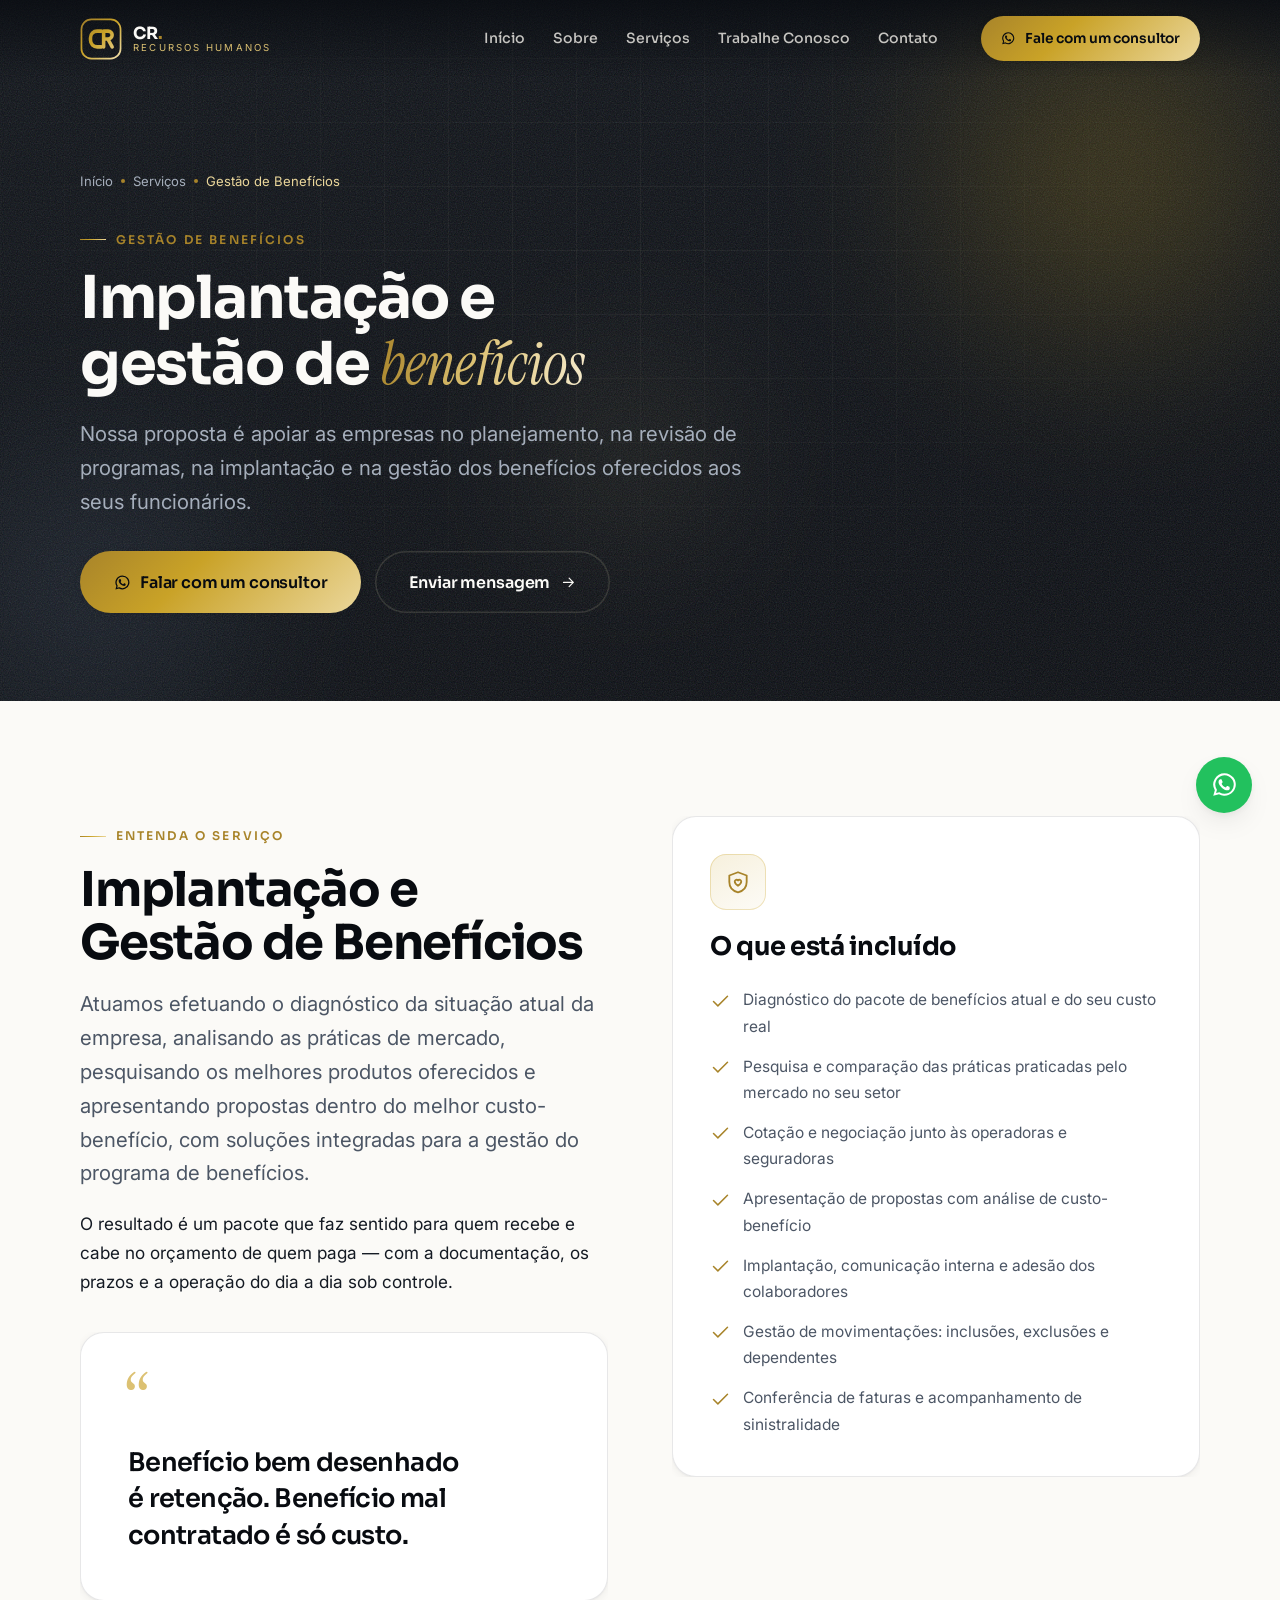
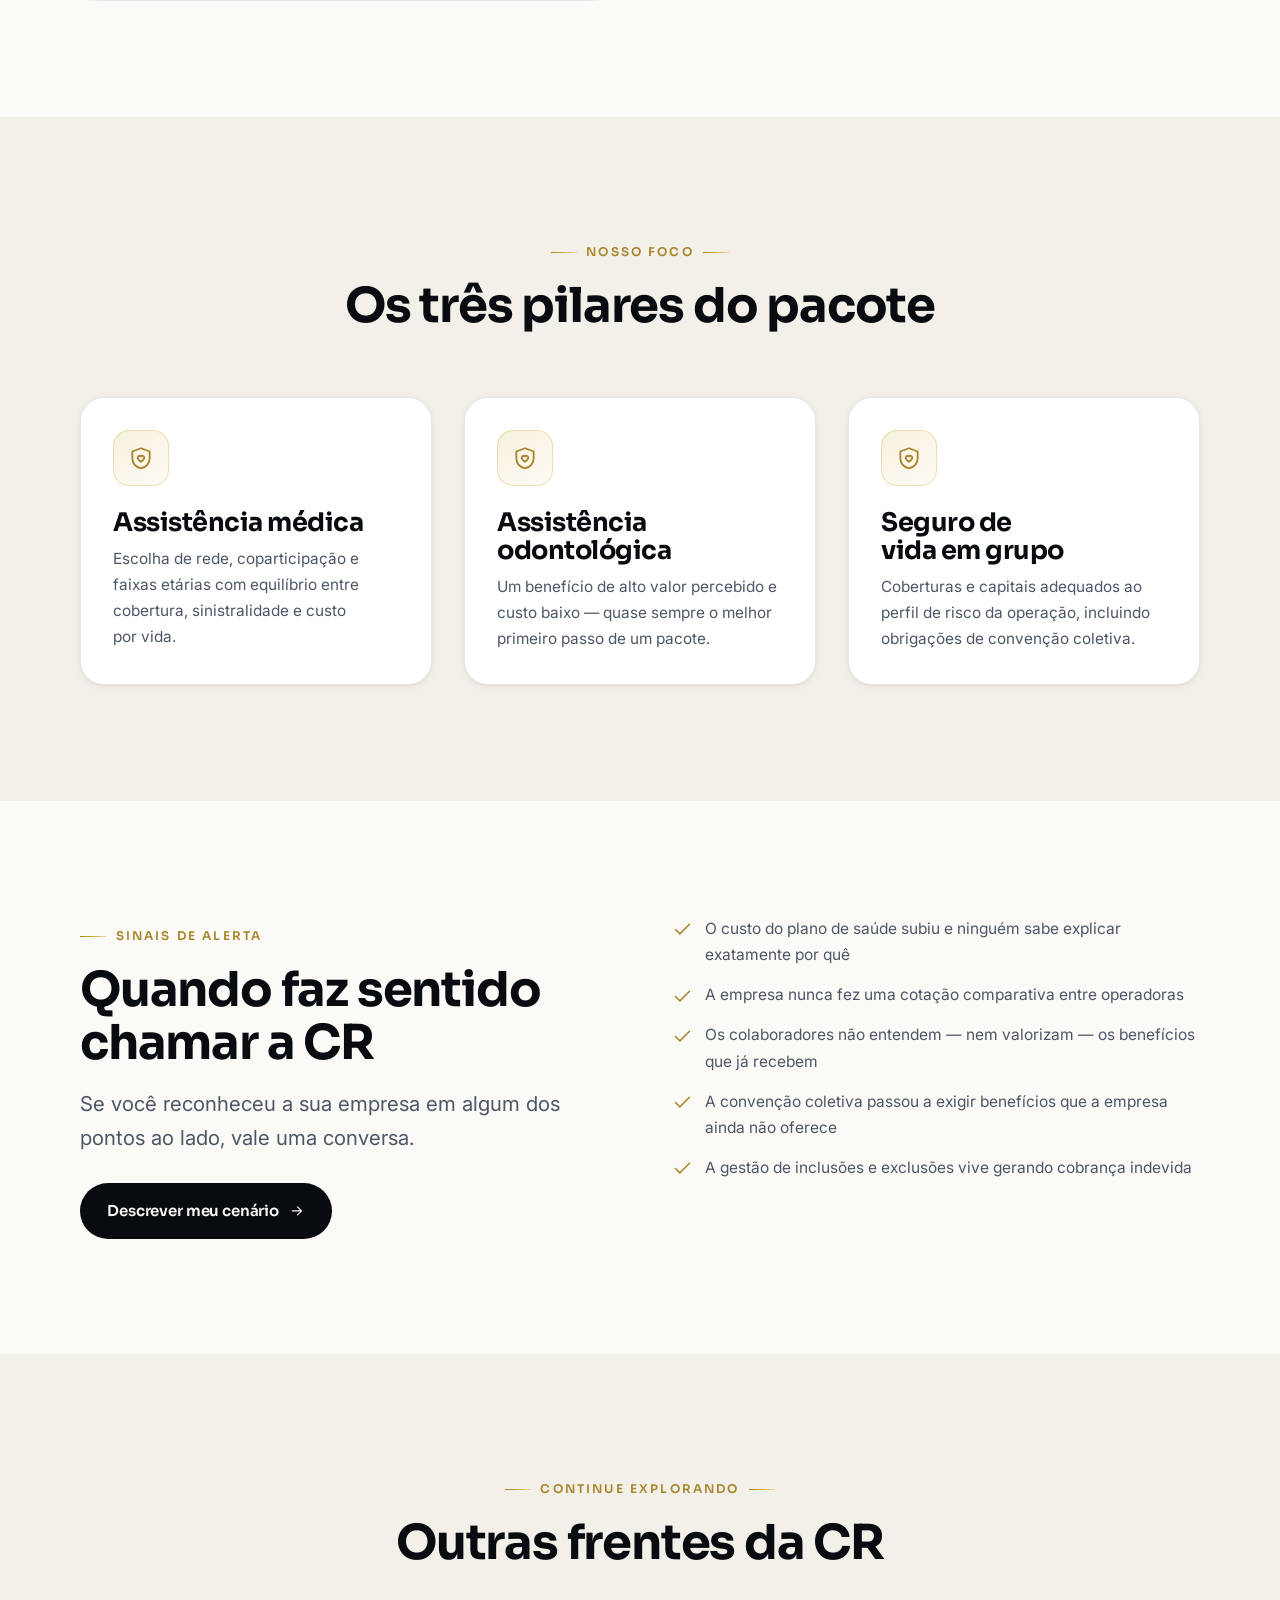
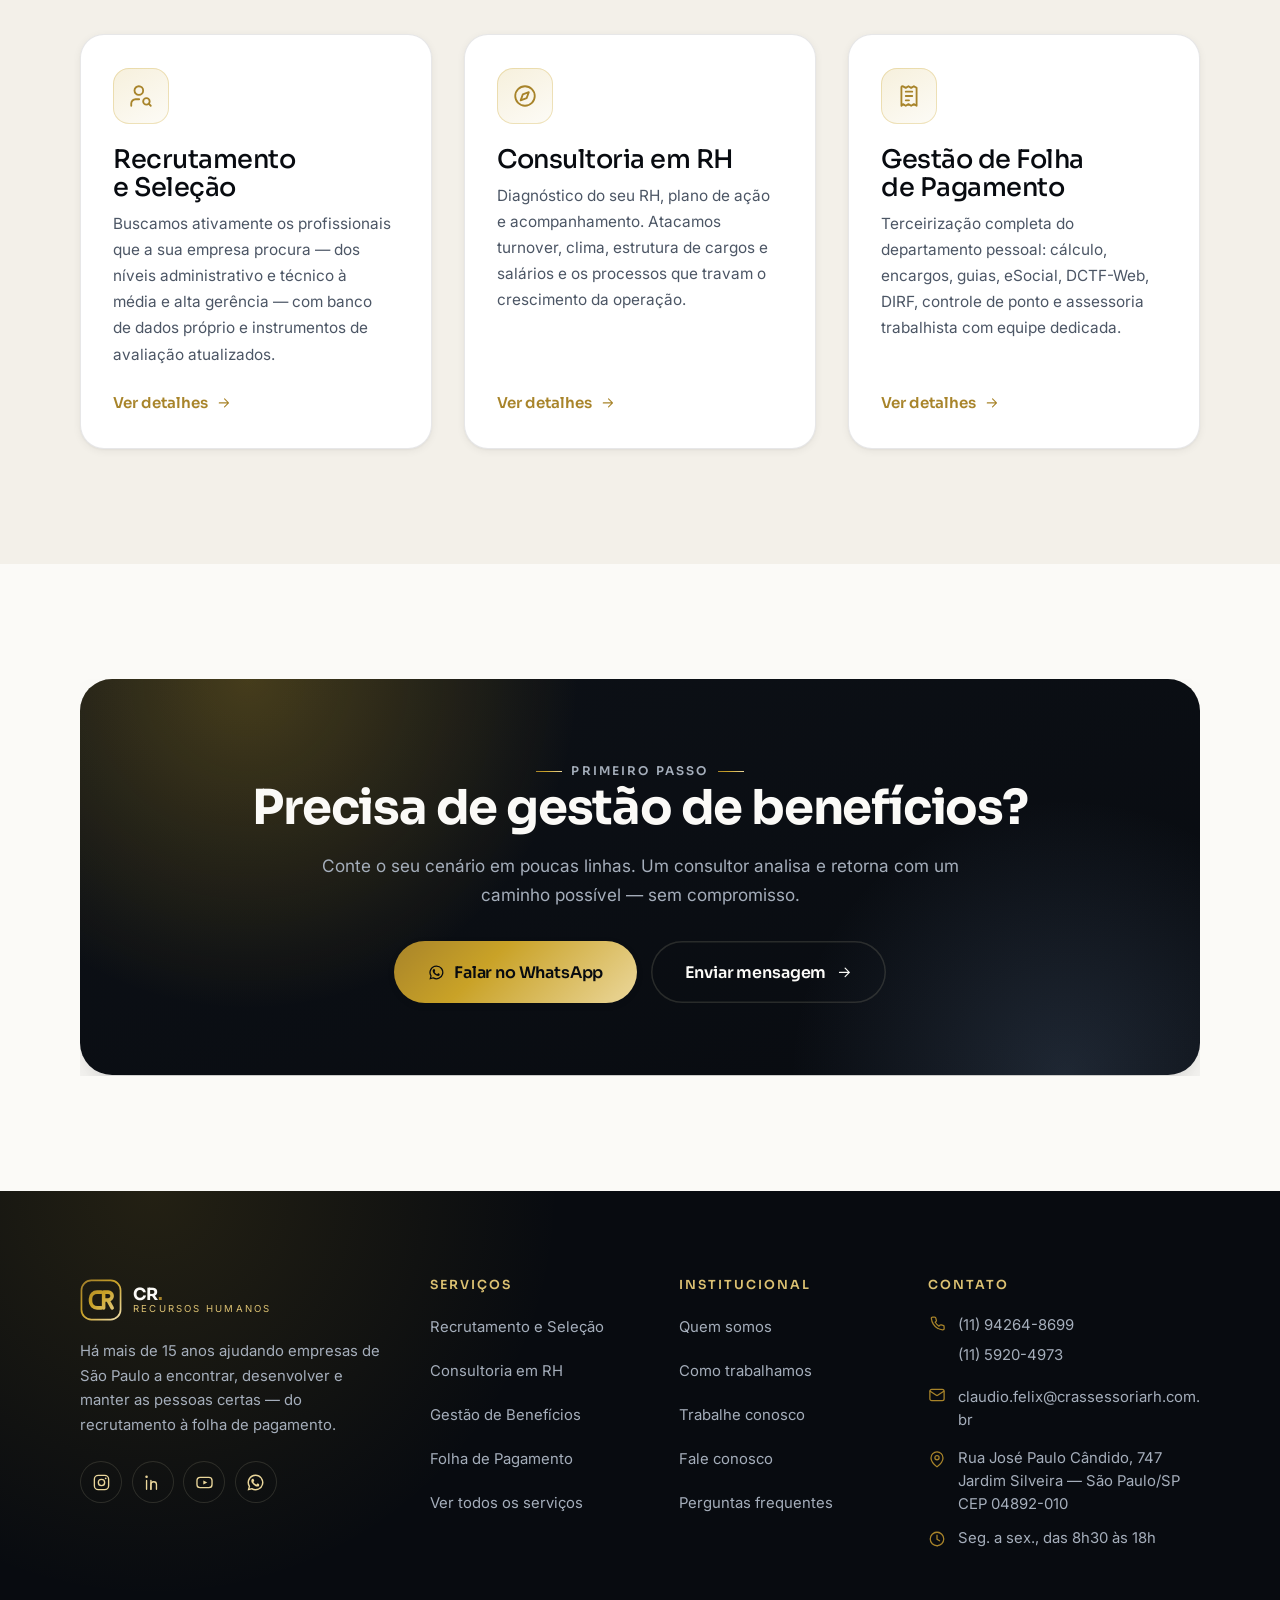
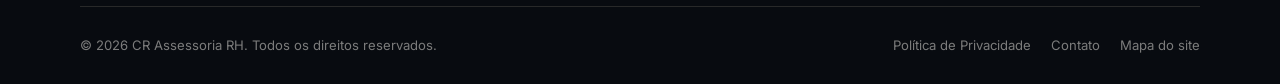
<file: gestao-de-beneficios.html>
<!doctype html>
<html lang="pt-BR" prefix="og: https://ogp.me/ns#">
<head>
<meta charset="utf-8">
<meta name="viewport" content="width=device-width, initial-scale=1, viewport-fit=cover">
<script>document.documentElement.classList.add("js");</script>
<title>Implantação e Gestão de Benefícios | CR Recursos Humanos</title>
<meta name="description" content="Planejamento, revisão, implantação e gestão de benefícios: assistência médica, odontológica e seguro de vida em grupo, no melhor custo-benefício para a sua empresa.">
<link rel="canonical" href="https://crassessoriarh.com.br/gestao-de-beneficios.html">
<meta name="robots" content="index, follow, max-image-preview:large, max-snippet:-1, max-video-preview:-1">
<meta name="author" content="CR Recursos Humanos">
<meta name="theme-color" content="#0D1117">
<meta name="format-detection" content="telephone=yes">
<meta name="keywords" content="gestão de benefícios, plano de saúde empresarial, assistência odontológica, seguro de vida em grupo, consultoria de benefícios">
<!-- Geolocalização -->
<meta name="geo.region" content="BR-SP">
<meta name="geo.placename" content="São Paulo">

<!-- Open Graph -->
<meta property="og:type" content="article">
<meta property="og:site_name" content="CR Recursos Humanos">
<meta property="og:locale" content="pt_BR">
<meta property="og:url" content="https://crassessoriarh.com.br/gestao-de-beneficios.html">
<meta property="og:title" content="Implantação e Gestão de Benefícios | CR Recursos Humanos">
<meta property="og:description" content="Planejamento, revisão, implantação e gestão de benefícios: assistência médica, odontológica e seguro de vida em grupo, no melhor custo-benefício para a sua empresa.">
<meta property="og:image" content="https://crassessoriarh.com.br/assets/img/og-image.png">
<meta property="og:image:width" content="1200">
<meta property="og:image:height" content="630">
<meta property="og:image:alt" content="CR Recursos Humanos — consultoria em recursos humanos">

<!-- Twitter / X -->
<meta name="twitter:card" content="summary_large_image">
<meta name="twitter:title" content="Implantação e Gestão de Benefícios | CR Recursos Humanos">
<meta name="twitter:description" content="Planejamento, revisão, implantação e gestão de benefícios: assistência médica, odontológica e seguro de vida em grupo, no melhor custo-benefício para a sua empresa.">
<meta name="twitter:image" content="https://crassessoriarh.com.br/assets/img/og-image.png">

<!-- Ícones e manifesto -->
<link rel="icon" href="assets/img/favicon.svg" type="image/svg+xml">
<link rel="apple-touch-icon" href="assets/img/favicon.svg">
<link rel="manifest" href="site.webmanifest">

<!-- Fontes -->
<link rel="preconnect" href="https://fonts.googleapis.com">
<link rel="preconnect" href="https://fonts.gstatic.com" crossorigin>
<link rel="preload" as="style" href="https://fonts.googleapis.com/css2?family=Inter:wght@400;500;600&family=Sora:wght@600;700&family=Instrument+Serif:ital@1&display=swap">
<link rel="stylesheet" href="https://fonts.googleapis.com/css2?family=Inter:wght@400;500;600&family=Sora:wght@600;700&family=Instrument+Serif:ital@1&display=swap" media="print" onload="this.media='all'">
<noscript><link rel="stylesheet" href="https://fonts.googleapis.com/css2?family=Inter:wght@400;500;600&family=Sora:wght@600;700&family=Instrument+Serif:ital@1&display=swap"></noscript>

<link rel="stylesheet" href="assets/css/style.css">

<script type="application/ld+json">
{
  "@context": "https://schema.org",
  "@graph": [
    {
      "@type": [
        "Organization",
        "ProfessionalService"
      ],
      "@id": "https://crassessoriarh.com.br/#organizacao",
      "name": "CR Recursos Humanos",
      "alternateName": [
        "CR Assessoria RH",
        "CR Consultoria de RH"
      ],
      "url": "https://crassessoriarh.com.br/",
      "logo": {
        "@type": "ImageObject",
        "url": "https://crassessoriarh.com.br/assets/img/logo-cr-full.svg",
        "width": 300,
        "height": 64
      },
      "image": "https://crassessoriarh.com.br/assets/img/og-image.png",
      "description": "Consultoria em RH, recrutamento e seleção, benefícios e folha de pagamento em São Paulo.",
      "telephone": [
        "+5511942648699",
        "+551159204973"
      ],
      "email": "claudio.felix@crassessoriarh.com.br",
      "founder": {
        "@type": "Person",
        "name": "Cláudio Roberto Félix"
      },
      "address": {
        "@type": "PostalAddress",
        "streetAddress": "Rua José Paulo Cândido, 747",
        "addressLocality": "São Paulo",
        "addressRegion": "SP",
        "postalCode": "04892-010",
        "addressCountry": "BR"
      },
      "areaServed": [
        {
          "@type": "City",
          "name": "São Paulo"
        },
        {
          "@type": "AdministrativeArea",
          "name": "Região Metropolitana de São Paulo"
        },
        {
          "@type": "Country",
          "name": "Brasil"
        }
      ],
      "knowsAbout": [
        "Recrutamento e seleção",
        "Consultoria em recursos humanos",
        "Gestão de benefícios",
        "Folha de pagamento",
        "Departamento pessoal",
        "eSocial",
        "Clima organizacional",
        "Cargos e salários",
        "Terceirização de RH"
      ],
      "sameAs": [
        "https://www.instagram.com/crassesoria/",
        "https://www.linkedin.com/in/claudio-roberto-felix-89b762145",
        "https://www.youtube.com/@crcalculojuridico"
      ],
      "openingHoursSpecification": [
        {
          "@type": "OpeningHoursSpecification",
          "dayOfWeek": [
            "Monday",
            "Tuesday",
            "Wednesday",
            "Thursday",
            "Friday"
          ],
          "opens": "08:30",
          "closes": "18:00"
        }
      ],
      "priceRange": "$$"
    },
    {
      "@type": "WebSite",
      "@id": "https://crassessoriarh.com.br/#website",
      "url": "https://crassessoriarh.com.br/",
      "name": "CR Recursos Humanos",
      "inLanguage": "pt-BR",
      "publisher": {
        "@id": "https://crassessoriarh.com.br/#organizacao"
      }
    },
    {
      "@type": "WebPage",
      "@id": "https://crassessoriarh.com.br/gestao-de-beneficios.html#pagina",
      "url": "https://crassessoriarh.com.br/gestao-de-beneficios.html",
      "name": "Implantação e Gestão de Benefícios | CR Recursos Humanos",
      "description": "Planejamento, revisão, implantação e gestão de benefícios: assistência médica, odontológica e seguro de vida em grupo, no melhor custo-benefício para a sua empresa.",
      "isPartOf": {
        "@id": "https://crassessoriarh.com.br/#website"
      },
      "about": {
        "@id": "https://crassessoriarh.com.br/#organizacao"
      },
      "inLanguage": "pt-BR",
      "primaryImageOfPage": "https://crassessoriarh.com.br/assets/img/og-image.png"
    },
    {
      "@type": "BreadcrumbList",
      "@id": "https://crassessoriarh.com.br/gestao-de-beneficios.html#trilha",
      "itemListElement": [
        {
          "@type": "ListItem",
          "position": 1,
          "name": "Início",
          "item": "https://crassessoriarh.com.br/"
        },
        {
          "@type": "ListItem",
          "position": 2,
          "name": "Serviços",
          "item": "https://crassessoriarh.com.br/servicos.html"
        },
        {
          "@type": "ListItem",
          "position": 3,
          "name": "Gestão de Benefícios",
          "item": "https://crassessoriarh.com.br/gestao-de-beneficios.html"
        }
      ]
    },
    {
      "@type": "Service",
      "@id": "https://crassessoriarh.com.br/gestao-de-beneficios.html#servico",
      "name": "Implantação e Gestão de Benefícios",
      "serviceType": "Implantação e Gestão de Benefícios",
      "description": "Planejamento, revisão, implantação e gestão de benefícios: assistência médica, odontológica e seguro de vida em grupo, no melhor custo-benefício para a sua empresa.",
      "url": "https://crassessoriarh.com.br/gestao-de-beneficios.html",
      "provider": {
        "@id": "https://crassessoriarh.com.br/#organizacao"
      },
      "areaServed": [
        {
          "@type": "City",
          "name": "São Paulo"
        },
        {
          "@type": "AdministrativeArea",
          "name": "Região Metropolitana de São Paulo"
        }
      ],
      "audience": {
        "@type": "BusinessAudience",
        "name": "Empresas de pequeno, médio e grande porte"
      },
      "hasOfferCatalog": {
        "@type": "OfferCatalog",
        "name": "O que está incluído",
        "itemListElement": [
          {
            "@type": "Offer",
            "itemOffered": {
              "@type": "Service",
              "name": "Diagnóstico do pacote de benefícios atual e do seu custo real"
            }
          },
          {
            "@type": "Offer",
            "itemOffered": {
              "@type": "Service",
              "name": "Pesquisa e comparação das práticas praticadas pelo mercado no seu setor"
            }
          },
          {
            "@type": "Offer",
            "itemOffered": {
              "@type": "Service",
              "name": "Cotação e negociação junto às operadoras e seguradoras"
            }
          },
          {
            "@type": "Offer",
            "itemOffered": {
              "@type": "Service",
              "name": "Apresentação de propostas com análise de custo-benefício"
            }
          },
          {
            "@type": "Offer",
            "itemOffered": {
              "@type": "Service",
              "name": "Implantação, comunicação interna e adesão dos colaboradores"
            }
          },
          {
            "@type": "Offer",
            "itemOffered": {
              "@type": "Service",
              "name": "Gestão de movimentações: inclusões, exclusões e dependentes"
            }
          },
          {
            "@type": "Offer",
            "itemOffered": {
              "@type": "Service",
              "name": "Conferência de faturas e acompanhamento de sinistralidade"
            }
          }
        ]
      }
    }
  ]
}
</script>
</head>
<body>
<a class="skip-link" href="#conteudo">Ir para o conteúdo principal</a>
<div class="progress-bar" aria-hidden="true"></div>
<header class="site-header">
  <div class="container header-inner">
    <a class="brand" href="index.html" aria-label="CR Recursos Humanos — página inicial">
      <svg class="brand__mark" viewBox="0 0 64 64" aria-hidden="true" focusable="false">
        <defs><linearGradient id="bg1" x1="8" y1="6" x2="56" y2="58" gradientUnits="userSpaceOnUse"><stop offset="0" stop-color="#A8842A"/><stop offset=".45" stop-color="#C9A227"/><stop offset="1" stop-color="#EBD79B"/></linearGradient></defs>
        <rect x="2.2" y="2.2" width="59.6" height="59.6" rx="15" fill="none" stroke="url(#bg1)" stroke-width="2.6"/>
        <path d="M32.5 20H26a10 10 0 0 0-10 10v4a10 10 0 0 0 10 10h6.5" fill="none" stroke="url(#bg1)" stroke-width="5.4" stroke-linecap="round"/>
        <path d="M36 44V20h7a6 6 0 0 1 0 12h-7m6.4 0L49 44" fill="none" stroke="url(#bg1)" stroke-width="5.4" stroke-linecap="round" stroke-linejoin="round"/>
      </svg>
      <span class="brand__text">
        <span class="brand__name">CR<span class="text-gold">.</span></span>
        <span class="brand__tag">Recursos Humanos</span>
      </span>
    </a>

    <nav class="nav" aria-label="Navegação principal">
      <ul class="nav__list">
        <li><a class="nav__link" href="index.html">Início</a></li>
        <li><a class="nav__link" href="sobre.html">Sobre</a></li>
        <li><a class="nav__link" href="servicos.html">Serviços</a></li>
        <li><a class="nav__link" href="trabalhe-conosco.html">Trabalhe Conosco</a></li>
        <li><a class="nav__link" href="contato.html">Contato</a></li>
      </ul>
    </nav>

    <a class="btn btn--gold btn--sm header-cta" href="https://wa.me/5511942648699?text=Ol%C3%A1!%20Vim%20pelo%20site%20e%20gostaria%20de%20falar%20sobre%20servi%C3%A7os%20de%20RH." target="_blank" rel="noopener">
      <svg viewBox="0 0 24 24" fill="none" stroke="currentColor" stroke-width="1.7" stroke-linecap="round" stroke-linejoin="round" aria-hidden="true"><path fill="currentColor" stroke="none" d="M12 2a10 10 0 0 0-8.6 15.1L2 22l5.1-1.3A10 10 0 1 0 12 2Zm0 18.2a8.2 8.2 0 0 1-4.2-1.2l-.3-.2-3 .8.8-2.9-.2-.3A8.2 8.2 0 1 1 12 20.2Zm4.5-6.1c-.2-.1-1.4-.7-1.7-.8s-.4-.1-.6.1-.6.8-.8 1-.3.2-.6.1a6.7 6.7 0 0 1-2-1.2 7.4 7.4 0 0 1-1.3-1.7c-.2-.3 0-.4.1-.6l.4-.5a1.8 1.8 0 0 0 .3-.4.5.5 0 0 0 0-.5c0-.1-.6-1.4-.8-1.9s-.4-.4-.6-.4h-.5a1 1 0 0 0-.7.3A2.9 2.9 0 0 0 6.7 10a5.1 5.1 0 0 0 1 2.7 11.5 11.5 0 0 0 4.4 3.9 8.2 8.2 0 0 0 2.5.6 2.4 2.4 0 0 0 1.6-.6 2 2 0 0 0 .5-1.3c0-.2 0-.3-.2-.4Z"/></svg> Fale com um consultor
    </a>

    <button class="nav-toggle" type="button" aria-expanded="false" aria-controls="menu-mobile" aria-label="Abrir menu de navegação">
      <span class="nav-toggle__bars" aria-hidden="true"><i></i><i></i><i></i></span>
    </button>
  </div>
</header>

<div class="mobile-nav" id="menu-mobile" aria-hidden="true">
  <nav aria-label="Navegação principal (celular)">
    <ul class="mobile-nav__list">
      <li><a class="mobile-nav__link" href="index.html">Início</a></li>
      <li><a class="mobile-nav__link" href="sobre.html">Sobre</a></li>
      <li><a class="mobile-nav__link" href="servicos.html">Serviços</a></li>
      <li><a class="mobile-nav__link" href="trabalhe-conosco.html">Trabalhe Conosco</a></li>
      <li><a class="mobile-nav__link" href="contato.html">Contato</a></li>
    </ul>
  </nav>
  <div class="mobile-nav__foot">
    <a class="btn btn--gold" href="https://wa.me/5511942648699" target="_blank" rel="noopener"><svg viewBox="0 0 24 24" fill="none" stroke="currentColor" stroke-width="1.7" stroke-linecap="round" stroke-linejoin="round" aria-hidden="true"><path fill="currentColor" stroke="none" d="M12 2a10 10 0 0 0-8.6 15.1L2 22l5.1-1.3A10 10 0 1 0 12 2Zm0 18.2a8.2 8.2 0 0 1-4.2-1.2l-.3-.2-3 .8.8-2.9-.2-.3A8.2 8.2 0 1 1 12 20.2Zm4.5-6.1c-.2-.1-1.4-.7-1.7-.8s-.4-.1-.6.1-.6.8-.8 1-.3.2-.6.1a6.7 6.7 0 0 1-2-1.2 7.4 7.4 0 0 1-1.3-1.7c-.2-.3 0-.4.1-.6l.4-.5a1.8 1.8 0 0 0 .3-.4.5.5 0 0 0 0-.5c0-.1-.6-1.4-.8-1.9s-.4-.4-.6-.4h-.5a1 1 0 0 0-.7.3A2.9 2.9 0 0 0 6.7 10a5.1 5.1 0 0 0 1 2.7 11.5 11.5 0 0 0 4.4 3.9 8.2 8.2 0 0 0 2.5.6 2.4 2.4 0 0 0 1.6-.6 2 2 0 0 0 .5-1.3c0-.2 0-.3-.2-.4Z"/></svg> Falar no WhatsApp</a>
    <a class="link-arrow" href="tel:+5511942648699"><svg viewBox="0 0 24 24" fill="none" stroke="currentColor" stroke-width="1.7" stroke-linecap="round" stroke-linejoin="round" aria-hidden="true"><path d="M21.5 16.9v2.6a1.7 1.7 0 0 1-1.9 1.7 17 17 0 0 1-7.4-2.6 16.7 16.7 0 0 1-5.1-5.1A17 17 0 0 1 4.5 6a1.7 1.7 0 0 1 1.7-1.9h2.6a1.7 1.7 0 0 1 1.7 1.5c.1.9.3 1.7.6 2.5a1.7 1.7 0 0 1-.4 1.8l-1.1 1.1a13.7 13.7 0 0 0 5.1 5.1l1.1-1.1a1.7 1.7 0 0 1 1.8-.4c.8.3 1.6.5 2.5.6a1.7 1.7 0 0 1 1.4 1.7Z"/></svg> (11) 94264-8699</a>
  </div>
</div>
<main id="conteudo">
<section class="hero hero--page" aria-labelledby="titulo-principal">
  <div class="hero__bg" aria-hidden="true">
    <div class="hero__grid"></div>
    <div class="hero__orb hero__orb--1 float-slow" data-parallax="0.09"></div>
    <div class="hero__orb hero__orb--2 float-slower" data-parallax="-0.05"></div>
    <div class="hero__orb hero__orb--3 float-slow"></div>
    <div class="hero__noise"></div>
    <div class="hero__spot"></div>
  </div>
  <div class="container">
    <nav class="breadcrumb" aria-label="Você está em"><ol><li><a href="index.html">Início</a></li><li><a href="servicos.html">Serviços</a></li><li><span aria-current="page">Gestão de Benefícios</span></li></ol></nav>
    <div style="max-width:760px;margin-top:1.5rem">
      <p class="eyebrow">Gestão de Benefícios</p>
      <h1 id="titulo-principal" style="margin-block:1rem 1.25rem">Implantação e gestão de <em class="serif-accent">benefícios</em></h1>
      <p class="lead">Nossa proposta é apoiar as empresas no planejamento, na revisão de programas, na implantação e na gestão dos benefícios oferecidos aos seus funcionários.</p>
      <div class="btn-row" style="margin-top:2rem">
        <a class="btn btn--gold btn--lg" href="https://wa.me/5511942648699?text=Ol%C3%A1!%20Vim%20pelo%20site%20da%20CR%20Recursos%20Humanos%20e%20gostaria%20de%20conversar." target="_blank" rel="noopener"><svg viewBox="0 0 24 24" fill="none" stroke="currentColor" stroke-width="1.7" stroke-linecap="round" stroke-linejoin="round" aria-hidden="true"><path fill="currentColor" stroke="none" d="M12 2a10 10 0 0 0-8.6 15.1L2 22l5.1-1.3A10 10 0 1 0 12 2Zm0 18.2a8.2 8.2 0 0 1-4.2-1.2l-.3-.2-3 .8.8-2.9-.2-.3A8.2 8.2 0 1 1 12 20.2Zm4.5-6.1c-.2-.1-1.4-.7-1.7-.8s-.4-.1-.6.1-.6.8-.8 1-.3.2-.6.1a6.7 6.7 0 0 1-2-1.2 7.4 7.4 0 0 1-1.3-1.7c-.2-.3 0-.4.1-.6l.4-.5a1.8 1.8 0 0 0 .3-.4.5.5 0 0 0 0-.5c0-.1-.6-1.4-.8-1.9s-.4-.4-.6-.4h-.5a1 1 0 0 0-.7.3A2.9 2.9 0 0 0 6.7 10a5.1 5.1 0 0 0 1 2.7 11.5 11.5 0 0 0 4.4 3.9 8.2 8.2 0 0 0 2.5.6 2.4 2.4 0 0 0 1.6-.6 2 2 0 0 0 .5-1.3c0-.2 0-.3-.2-.4Z"/></svg> Falar com um consultor</a>
        <a class="btn btn--ghost btn--lg" href="contato.html">Enviar mensagem <svg viewBox="0 0 24 24" fill="none" stroke="currentColor" stroke-width="1.7" stroke-linecap="round" stroke-linejoin="round" aria-hidden="true"><path d="M5 12h14M13 6l6 6-6 6"/></svg></a>
      </div>
    </div>
  </div>
</section>
<section class="section" aria-labelledby="tit-intro">
  <div class="container">
    <div class="grid grid--2" style="gap:clamp(2rem,5vw,4rem);align-items:start">
      <div data-reveal="left">
        <p class="eyebrow">Entenda o serviço</p>
        <h2 id="tit-intro" style="margin-block:1.1rem">Implantação e Gestão de Benefícios</h2>
        <div class="stack"><p class="lead">Atuamos efetuando o diagnóstico da situação atual da empresa, analisando as práticas de mercado, pesquisando os melhores produtos oferecidos e apresentando propostas dentro do melhor custo-benefício, com soluções integradas para a gestão do programa de benefícios.</p>
          <p class="">O resultado é um pacote que faz sentido para quem recebe e cabe no orçamento de quem paga — com a documentação, os prazos e a operação do dia a dia sob controle.</p></div>
        <figure class="quote" data-reveal style="margin-top:2.25rem">
          <span class="quote__mark" aria-hidden="true">&ldquo;</span>
          <blockquote>Benefício bem desenhado é retenção. Benefício mal contratado é só custo.</blockquote>
        </figure>
      </div>
      <div data-reveal="right">
        <div class="card" style="padding:clamp(1.75rem,3vw,2.4rem)">
          <span class="icon-box"><svg viewBox="0 0 24 24" fill="none" stroke="currentColor" stroke-width="1.7" stroke-linecap="round" stroke-linejoin="round" aria-hidden="true"><path d="M12 3 4 6v6c0 5 3.4 8.4 8 9.5 4.6-1.1 8-4.5 8-9.5V6l-8-3Z"/><path d="M12 15.5s-3-1.9-3-3.9a1.7 1.7 0 0 1 3-1 1.7 1.7 0 0 1 3 1c0 2-3 3.9-3 3.9Z"/></svg></span>
          <h3 class="card__title">O que está incluído</h3>
          <ul class="check-list" style="margin-top:1.1rem"><li><svg viewBox="0 0 24 24" fill="none" stroke="currentColor" stroke-width="1.7" stroke-linecap="round" stroke-linejoin="round" aria-hidden="true"><path d="M20 6 9 17l-5-5"/></svg><span>Diagnóstico do pacote de benefícios atual e do seu custo real</span></li>
            <li><svg viewBox="0 0 24 24" fill="none" stroke="currentColor" stroke-width="1.7" stroke-linecap="round" stroke-linejoin="round" aria-hidden="true"><path d="M20 6 9 17l-5-5"/></svg><span>Pesquisa e comparação das práticas praticadas pelo mercado no seu setor</span></li>
            <li><svg viewBox="0 0 24 24" fill="none" stroke="currentColor" stroke-width="1.7" stroke-linecap="round" stroke-linejoin="round" aria-hidden="true"><path d="M20 6 9 17l-5-5"/></svg><span>Cotação e negociação junto às operadoras e seguradoras</span></li>
            <li><svg viewBox="0 0 24 24" fill="none" stroke="currentColor" stroke-width="1.7" stroke-linecap="round" stroke-linejoin="round" aria-hidden="true"><path d="M20 6 9 17l-5-5"/></svg><span>Apresentação de propostas com análise de custo-benefício</span></li>
            <li><svg viewBox="0 0 24 24" fill="none" stroke="currentColor" stroke-width="1.7" stroke-linecap="round" stroke-linejoin="round" aria-hidden="true"><path d="M20 6 9 17l-5-5"/></svg><span>Implantação, comunicação interna e adesão dos colaboradores</span></li>
            <li><svg viewBox="0 0 24 24" fill="none" stroke="currentColor" stroke-width="1.7" stroke-linecap="round" stroke-linejoin="round" aria-hidden="true"><path d="M20 6 9 17l-5-5"/></svg><span>Gestão de movimentações: inclusões, exclusões e dependentes</span></li>
            <li><svg viewBox="0 0 24 24" fill="none" stroke="currentColor" stroke-width="1.7" stroke-linecap="round" stroke-linejoin="round" aria-hidden="true"><path d="M20 6 9 17l-5-5"/></svg><span>Conferência de faturas e acompanhamento de sinistralidade</span></li></ul>
        </div>
      </div>
    </div>
  </div>
</section>

<section class="section bg-alt" aria-labelledby="tit-focos">
  <div class="container">
    <div class="section-head section-head--center" data-reveal>
      <p class="eyebrow eyebrow--center">Nosso foco</p>
      <h2 id="tit-focos">Os três pilares do pacote</h2>
    </div>
    <div class="grid grid--3" data-stagger>
      <article class="card"><span class="icon-box"><svg viewBox="0 0 24 24" fill="none" stroke="currentColor" stroke-width="1.7" stroke-linecap="round" stroke-linejoin="round" aria-hidden="true"><path d="M12 3 4 6v6c0 5 3.4 8.4 8 9.5 4.6-1.1 8-4.5 8-9.5V6l-8-3Z"/><path d="M12 15.5s-3-1.9-3-3.9a1.7 1.7 0 0 1 3-1 1.7 1.7 0 0 1 3 1c0 2-3 3.9-3 3.9Z"/></svg></span><h3 class="card__title">Assistência médica</h3><p class="card__text">Escolha de rede, coparticipação e faixas etárias com equilíbrio entre cobertura, sinistralidade e custo por vida.</p></article>
      <article class="card"><span class="icon-box"><svg viewBox="0 0 24 24" fill="none" stroke="currentColor" stroke-width="1.7" stroke-linecap="round" stroke-linejoin="round" aria-hidden="true"><path d="M12 3 4 6v6c0 5 3.4 8.4 8 9.5 4.6-1.1 8-4.5 8-9.5V6l-8-3Z"/><path d="M12 15.5s-3-1.9-3-3.9a1.7 1.7 0 0 1 3-1 1.7 1.7 0 0 1 3 1c0 2-3 3.9-3 3.9Z"/></svg></span><h3 class="card__title">Assistência odontológica</h3><p class="card__text">Um benefício de alto valor percebido e custo baixo — quase sempre o melhor primeiro passo de um pacote.</p></article>
      <article class="card"><span class="icon-box"><svg viewBox="0 0 24 24" fill="none" stroke="currentColor" stroke-width="1.7" stroke-linecap="round" stroke-linejoin="round" aria-hidden="true"><path d="M12 3 4 6v6c0 5 3.4 8.4 8 9.5 4.6-1.1 8-4.5 8-9.5V6l-8-3Z"/><path d="M12 15.5s-3-1.9-3-3.9a1.7 1.7 0 0 1 3-1 1.7 1.7 0 0 1 3 1c0 2-3 3.9-3 3.9Z"/></svg></span><h3 class="card__title">Seguro de vida em grupo</h3><p class="card__text">Coberturas e capitais adequados ao perfil de risco da operação, incluindo obrigações de convenção coletiva.</p></article>
    </div>
  </div>
</section>
<section class="section" aria-labelledby="tit-quando">
  <div class="container">
    <div class="grid grid--2" style="gap:clamp(2rem,5vw,4rem);align-items:start">
      <div data-reveal="left" class="sticky-side">
        <p class="eyebrow">Sinais de alerta</p>
        <h2 id="tit-quando" style="margin-block:1.1rem">Quando faz sentido chamar a CR</h2>
        <p class="lead">Se você reconheceu a sua empresa em algum dos pontos ao lado, vale uma conversa.</p>
        <div class="btn-row" style="margin-top:1.75rem">
          <a class="btn" href="contato.html">Descrever meu cenário <svg viewBox="0 0 24 24" fill="none" stroke="currentColor" stroke-width="1.7" stroke-linecap="round" stroke-linejoin="round" aria-hidden="true"><path d="M5 12h14M13 6l6 6-6 6"/></svg></a>
        </div>
      </div>
      <ul class="check-list" data-reveal="right"><li><svg viewBox="0 0 24 24" fill="none" stroke="currentColor" stroke-width="1.7" stroke-linecap="round" stroke-linejoin="round" aria-hidden="true"><path d="M20 6 9 17l-5-5"/></svg><span>O custo do plano de saúde subiu e ninguém sabe explicar exatamente por quê</span></li>
        <li><svg viewBox="0 0 24 24" fill="none" stroke="currentColor" stroke-width="1.7" stroke-linecap="round" stroke-linejoin="round" aria-hidden="true"><path d="M20 6 9 17l-5-5"/></svg><span>A empresa nunca fez uma cotação comparativa entre operadoras</span></li>
        <li><svg viewBox="0 0 24 24" fill="none" stroke="currentColor" stroke-width="1.7" stroke-linecap="round" stroke-linejoin="round" aria-hidden="true"><path d="M20 6 9 17l-5-5"/></svg><span>Os colaboradores não entendem — nem valorizam — os benefícios que já recebem</span></li>
        <li><svg viewBox="0 0 24 24" fill="none" stroke="currentColor" stroke-width="1.7" stroke-linecap="round" stroke-linejoin="round" aria-hidden="true"><path d="M20 6 9 17l-5-5"/></svg><span>A convenção coletiva passou a exigir benefícios que a empresa ainda não oferece</span></li>
        <li><svg viewBox="0 0 24 24" fill="none" stroke="currentColor" stroke-width="1.7" stroke-linecap="round" stroke-linejoin="round" aria-hidden="true"><path d="M20 6 9 17l-5-5"/></svg><span>A gestão de inclusões e exclusões vive gerando cobrança indevida</span></li></ul>
    </div>
  </div>
</section>
<section class="section bg-alt" aria-labelledby="tit-outros">
  <div class="container">
    <div class="section-head section-head--center" data-reveal>
      <p class="eyebrow eyebrow--center">Continue explorando</p>
      <h2 id="tit-outros">Outras frentes da CR</h2>
    </div>
    <div class="grid grid--3" data-stagger>
      <article class="card">
        <span class="icon-box"><svg viewBox="0 0 24 24" fill="none" stroke="currentColor" stroke-width="1.7" stroke-linecap="round" stroke-linejoin="round" aria-hidden="true"><circle cx="10" cy="7" r="4"/><path d="M10.3 15H7a4 4 0 0 0-4 4v2"/><circle cx="17" cy="17" r="3"/><path d="m21 21-1.9-1.9"/></svg></span>
        <h3 class="card__title"><a href="recrutamento-e-selecao.html" class="link-underline">Recrutamento e Seleção</a></h3>
        <p class="card__text">Buscamos ativamente os profissionais que a sua empresa procura — dos níveis administrativo e técnico à média e alta gerência — com banco de dados próprio e instrumentos de avaliação atualizados.</p>
        <a class="link-arrow" href="recrutamento-e-selecao.html" aria-label="Ver a página de Recrutamento e Seleção">Ver detalhes <svg viewBox="0 0 24 24" fill="none" stroke="currentColor" stroke-width="1.7" stroke-linecap="round" stroke-linejoin="round" aria-hidden="true"><path d="M5 12h14M13 6l6 6-6 6"/></svg></a>
      </article>
      <article class="card">
        <span class="icon-box"><svg viewBox="0 0 24 24" fill="none" stroke="currentColor" stroke-width="1.7" stroke-linecap="round" stroke-linejoin="round" aria-hidden="true"><circle cx="12" cy="12" r="9"/><path d="m15.5 8.5-2 5.5-5.5 2 2-5.5 5.5-2Z"/></svg></span>
        <h3 class="card__title"><a href="consultoria-de-rh.html" class="link-underline">Consultoria em RH</a></h3>
        <p class="card__text">Diagnóstico do seu RH, plano de ação e acompanhamento. Atacamos turnover, clima, estrutura de cargos e salários e os processos que travam o crescimento da operação.</p>
        <a class="link-arrow" href="consultoria-de-rh.html" aria-label="Ver a página de Consultoria em RH">Ver detalhes <svg viewBox="0 0 24 24" fill="none" stroke="currentColor" stroke-width="1.7" stroke-linecap="round" stroke-linejoin="round" aria-hidden="true"><path d="M5 12h14M13 6l6 6-6 6"/></svg></a>
      </article>
      <article class="card">
        <span class="icon-box"><svg viewBox="0 0 24 24" fill="none" stroke="currentColor" stroke-width="1.7" stroke-linecap="round" stroke-linejoin="round" aria-hidden="true"><path d="M5 21V4a1 1 0 0 1 1.5-.9L9 4.5 11.5 3 14 4.5 16.5 3 19 4.5V21l-2.5-1.5L14 21l-2.5-1.5L9 21l-2.5-1.5L5 21Z"/><path d="M9 8h6M9 12h6M9 16h3"/></svg></span>
        <h3 class="card__title"><a href="folha-de-pagamento.html" class="link-underline">Gestão de Folha de Pagamento</a></h3>
        <p class="card__text">Terceirização completa do departamento pessoal: cálculo, encargos, guias, eSocial, DCTF-Web, DIRF, controle de ponto e assessoria trabalhista com equipe dedicada.</p>
        <a class="link-arrow" href="folha-de-pagamento.html" aria-label="Ver a página de Gestão de Folha de Pagamento">Ver detalhes <svg viewBox="0 0 24 24" fill="none" stroke="currentColor" stroke-width="1.7" stroke-linecap="round" stroke-linejoin="round" aria-hidden="true"><path d="M5 12h14M13 6l6 6-6 6"/></svg></a>
      </article>
    </div>
  </div>
</section>
<section class="section" aria-labelledby="cta-final">
  <div class="container">
    <div class="cta-band" data-reveal="scale">
      <p class="eyebrow eyebrow--center" style="justify-content:center">Primeiro passo</p>
      <h2 id="cta-final">Precisa de gestão de benefícios?</h2>
      <p style="margin-top:1rem">Conte o seu cenário em poucas linhas. Um consultor analisa e retorna com um caminho possível — sem compromisso.</p>
      <div class="btn-row">
        <a class="btn btn--gold btn--lg" href="https://wa.me/5511942648699?text=Ol%C3%A1!%20Vim%20pelo%20site%20da%20CR%20Recursos%20Humanos%20e%20gostaria%20de%20conversar." target="_blank" rel="noopener"><svg viewBox="0 0 24 24" fill="none" stroke="currentColor" stroke-width="1.7" stroke-linecap="round" stroke-linejoin="round" aria-hidden="true"><path fill="currentColor" stroke="none" d="M12 2a10 10 0 0 0-8.6 15.1L2 22l5.1-1.3A10 10 0 1 0 12 2Zm0 18.2a8.2 8.2 0 0 1-4.2-1.2l-.3-.2-3 .8.8-2.9-.2-.3A8.2 8.2 0 1 1 12 20.2Zm4.5-6.1c-.2-.1-1.4-.7-1.7-.8s-.4-.1-.6.1-.6.8-.8 1-.3.2-.6.1a6.7 6.7 0 0 1-2-1.2 7.4 7.4 0 0 1-1.3-1.7c-.2-.3 0-.4.1-.6l.4-.5a1.8 1.8 0 0 0 .3-.4.5.5 0 0 0 0-.5c0-.1-.6-1.4-.8-1.9s-.4-.4-.6-.4h-.5a1 1 0 0 0-.7.3A2.9 2.9 0 0 0 6.7 10a5.1 5.1 0 0 0 1 2.7 11.5 11.5 0 0 0 4.4 3.9 8.2 8.2 0 0 0 2.5.6 2.4 2.4 0 0 0 1.6-.6 2 2 0 0 0 .5-1.3c0-.2 0-.3-.2-.4Z"/></svg> Falar no WhatsApp</a>
        <a class="btn btn--ghost btn--lg" href="contato.html">Enviar mensagem <svg viewBox="0 0 24 24" fill="none" stroke="currentColor" stroke-width="1.7" stroke-linecap="round" stroke-linejoin="round" aria-hidden="true"><path d="M5 12h14M13 6l6 6-6 6"/></svg></a>
      </div>
    </div>
  </div>
</section>
</main>
<footer class="site-footer">
  <div class="container">
    <div class="footer-grid">

      <div class="footer-brand">
        <a class="brand" href="index.html" aria-label="CR Recursos Humanos — página inicial">
          <svg class="brand__mark" viewBox="0 0 64 64" aria-hidden="true" focusable="false">
        <defs><linearGradient id="bg1" x1="8" y1="6" x2="56" y2="58" gradientUnits="userSpaceOnUse"><stop offset="0" stop-color="#A8842A"/><stop offset=".45" stop-color="#C9A227"/><stop offset="1" stop-color="#EBD79B"/></linearGradient></defs>
        <rect x="2.2" y="2.2" width="59.6" height="59.6" rx="15" fill="none" stroke="url(#bg1)" stroke-width="2.6"/>
        <path d="M32.5 20H26a10 10 0 0 0-10 10v4a10 10 0 0 0 10 10h6.5" fill="none" stroke="url(#bg1)" stroke-width="5.4" stroke-linecap="round"/>
        <path d="M36 44V20h7a6 6 0 0 1 0 12h-7m6.4 0L49 44" fill="none" stroke="url(#bg1)" stroke-width="5.4" stroke-linecap="round" stroke-linejoin="round"/>
      </svg>
          <span class="brand__text">
            <span class="brand__name">CR<span class="text-gold">.</span></span>
            <span class="brand__tag">Recursos Humanos</span>
          </span>
        </a>
        <p>Há mais de 15 anos ajudando empresas de São Paulo a encontrar, desenvolver e manter as pessoas certas — do recrutamento à folha de pagamento.</p>
        <ul class="socials">
          <li><a class="social" href="https://www.instagram.com/crassesoria/" target="_blank" rel="noopener" aria-label="Instagram da CR Recursos Humanos"><svg viewBox="0 0 24 24" fill="none" stroke="currentColor" stroke-width="1.7" stroke-linecap="round" stroke-linejoin="round" aria-hidden="true"><rect x="3" y="3" width="18" height="18" rx="5"/><circle cx="12" cy="12" r="4"/><circle cx="17.3" cy="6.7" r="1.1" fill="currentColor" stroke="none"/></svg></a></li>
          <li><a class="social" href="https://www.linkedin.com/in/claudio-roberto-felix-89b762145" target="_blank" rel="noopener" aria-label="LinkedIn de Cláudio Roberto Félix"><svg viewBox="0 0 24 24" fill="none" stroke="currentColor" stroke-width="1.7" stroke-linecap="round" stroke-linejoin="round" aria-hidden="true"><path d="M4.5 9.5v11M4.5 5.2v.1"/><path d="M10 20.5v-6a3.5 3.5 0 0 1 7 0v6"/><path d="M10 9.5v11"/><circle cx="4.5" cy="4.8" r="1.6" fill="currentColor" stroke="none"/></svg></a></li>
          <li><a class="social" href="https://www.youtube.com/@crcalculojuridico" target="_blank" rel="noopener" aria-label="Canal no YouTube"><svg viewBox="0 0 24 24" fill="none" stroke="currentColor" stroke-width="1.7" stroke-linecap="round" stroke-linejoin="round" aria-hidden="true"><rect x="2.5" y="5.5" width="19" height="13" rx="4"/><path d="m10.5 9.5 5 2.5-5 2.5v-5Z" fill="currentColor" stroke="none"/></svg></a></li>
          <li><a class="social" href="https://wa.me/5511942648699" target="_blank" rel="noopener" aria-label="WhatsApp da CR Recursos Humanos"><svg viewBox="0 0 24 24" fill="none" stroke="currentColor" stroke-width="1.7" stroke-linecap="round" stroke-linejoin="round" aria-hidden="true"><path fill="currentColor" stroke="none" d="M12 2a10 10 0 0 0-8.6 15.1L2 22l5.1-1.3A10 10 0 1 0 12 2Zm0 18.2a8.2 8.2 0 0 1-4.2-1.2l-.3-.2-3 .8.8-2.9-.2-.3A8.2 8.2 0 1 1 12 20.2Zm4.5-6.1c-.2-.1-1.4-.7-1.7-.8s-.4-.1-.6.1-.6.8-.8 1-.3.2-.6.1a6.7 6.7 0 0 1-2-1.2 7.4 7.4 0 0 1-1.3-1.7c-.2-.3 0-.4.1-.6l.4-.5a1.8 1.8 0 0 0 .3-.4.5.5 0 0 0 0-.5c0-.1-.6-1.4-.8-1.9s-.4-.4-.6-.4h-.5a1 1 0 0 0-.7.3A2.9 2.9 0 0 0 6.7 10a5.1 5.1 0 0 0 1 2.7 11.5 11.5 0 0 0 4.4 3.9 8.2 8.2 0 0 0 2.5.6 2.4 2.4 0 0 0 1.6-.6 2 2 0 0 0 .5-1.3c0-.2 0-.3-.2-.4Z"/></svg></a></li>
        </ul>
      </div>

      <div class="footer-col">
        <h3>Serviços</h3>
        <ul>
          <li><a href="recrutamento-e-selecao.html">Recrutamento e Seleção</a></li>
          <li><a href="consultoria-de-rh.html">Consultoria em RH</a></li>
          <li><a href="gestao-de-beneficios.html">Gestão de Benefícios</a></li>
          <li><a href="folha-de-pagamento.html">Folha de Pagamento</a></li>
          <li><a href="servicos.html">Ver todos os serviços</a></li>
        </ul>
      </div>

      <div class="footer-col">
        <h3>Institucional</h3>
        <ul>
          <li><a href="sobre.html">Quem somos</a></li>
          <li><a href="sobre.html#processo">Como trabalhamos</a></li>
          <li><a href="trabalhe-conosco.html">Trabalhe conosco</a></li>
          <li><a href="contato.html">Fale conosco</a></li>
          <li><a href="index.html#faq">Perguntas frequentes</a></li>
        </ul>
      </div>

      <div class="footer-col">
        <h3>Contato</h3>
        <ul class="footer-contact">
          <li><svg viewBox="0 0 24 24" fill="none" stroke="currentColor" stroke-width="1.7" stroke-linecap="round" stroke-linejoin="round" aria-hidden="true"><path d="M21.5 16.9v2.6a1.7 1.7 0 0 1-1.9 1.7 17 17 0 0 1-7.4-2.6 16.7 16.7 0 0 1-5.1-5.1A17 17 0 0 1 4.5 6a1.7 1.7 0 0 1 1.7-1.9h2.6a1.7 1.7 0 0 1 1.7 1.5c.1.9.3 1.7.6 2.5a1.7 1.7 0 0 1-.4 1.8l-1.1 1.1a13.7 13.7 0 0 0 5.1 5.1l1.1-1.1a1.7 1.7 0 0 1 1.8-.4c.8.3 1.6.5 2.5.6a1.7 1.7 0 0 1 1.4 1.7Z"/></svg><span><a href="tel:+5511942648699">(11) 94264-8699</a><br><a href="tel:+551159204973">(11) 5920-4973</a></span></li>
          <li><svg viewBox="0 0 24 24" fill="none" stroke="currentColor" stroke-width="1.7" stroke-linecap="round" stroke-linejoin="round" aria-hidden="true"><rect x="2.5" y="4.5" width="19" height="15" rx="2.5"/><path d="m3 7 8.1 5.4a1.7 1.7 0 0 0 1.8 0L21 7"/></svg><a href="mailto:claudio.felix@crassessoriarh.com.br">claudio.felix@crassessoriarh.com.br</a></li>
          <li><svg viewBox="0 0 24 24" fill="none" stroke="currentColor" stroke-width="1.7" stroke-linecap="round" stroke-linejoin="round" aria-hidden="true"><path d="M20 10.5c0 5.5-8 12-8 12s-8-6.5-8-12a8 8 0 0 1 16 0Z"/><circle cx="12" cy="10.2" r="2.8"/></svg><span>Rua José Paulo Cândido, 747<br>Jardim Silveira — São Paulo/SP<br>CEP 04892-010</span></li>
          <li><svg viewBox="0 0 24 24" fill="none" stroke="currentColor" stroke-width="1.7" stroke-linecap="round" stroke-linejoin="round" aria-hidden="true"><circle cx="12" cy="12" r="9"/><path d="M12 7v5.3l3.4 2"/></svg><span>Seg. a sex., das 8h30 às 18h</span></li>
        </ul>
      </div>

    </div>

    <div class="footer-bottom">
      <p>&copy; <span data-year>2026</span> CR Assessoria RH. Todos os direitos reservados.</p>
      <nav aria-label="Links do rodapé">
        <a href="politica-de-privacidade.html">Política de Privacidade</a>
        <a href="contato.html">Contato</a>
        <a href="sitemap.xml">Mapa do site</a>
      </nav>
    </div>
  </div>
</footer>

<div class="floaters">
  <a class="fab fab--wa" href="https://wa.me/5511942648699?text=Ol%C3%A1!%20Vim%20pelo%20site%20da%20CR%20Recursos%20Humanos." target="_blank" rel="noopener" aria-label="Conversar no WhatsApp">
    <span class="fab__tip" aria-hidden="true">Fale conosco</span>
    <svg viewBox="0 0 24 24" fill="none" stroke="currentColor" stroke-width="1.7" stroke-linecap="round" stroke-linejoin="round" aria-hidden="true"><path fill="currentColor" stroke="none" d="M12 2a10 10 0 0 0-8.6 15.1L2 22l5.1-1.3A10 10 0 1 0 12 2Zm0 18.2a8.2 8.2 0 0 1-4.2-1.2l-.3-.2-3 .8.8-2.9-.2-.3A8.2 8.2 0 1 1 12 20.2Zm4.5-6.1c-.2-.1-1.4-.7-1.7-.8s-.4-.1-.6.1-.6.8-.8 1-.3.2-.6.1a6.7 6.7 0 0 1-2-1.2 7.4 7.4 0 0 1-1.3-1.7c-.2-.3 0-.4.1-.6l.4-.5a1.8 1.8 0 0 0 .3-.4.5.5 0 0 0 0-.5c0-.1-.6-1.4-.8-1.9s-.4-.4-.6-.4h-.5a1 1 0 0 0-.7.3A2.9 2.9 0 0 0 6.7 10a5.1 5.1 0 0 0 1 2.7 11.5 11.5 0 0 0 4.4 3.9 8.2 8.2 0 0 0 2.5.6 2.4 2.4 0 0 0 1.6-.6 2 2 0 0 0 .5-1.3c0-.2 0-.3-.2-.4Z"/></svg>
  </a>
  <button class="fab fab--top" type="button" aria-label="Voltar ao topo da página"><svg viewBox="0 0 24 24" fill="none" stroke="currentColor" stroke-width="1.7" stroke-linecap="round" stroke-linejoin="round" aria-hidden="true"><path d="M12 19V5M6 11l6-6 6 6"/></svg></button>
</div>

<script src="assets/js/main.js" defer></script>
</body>
</html>
</file>
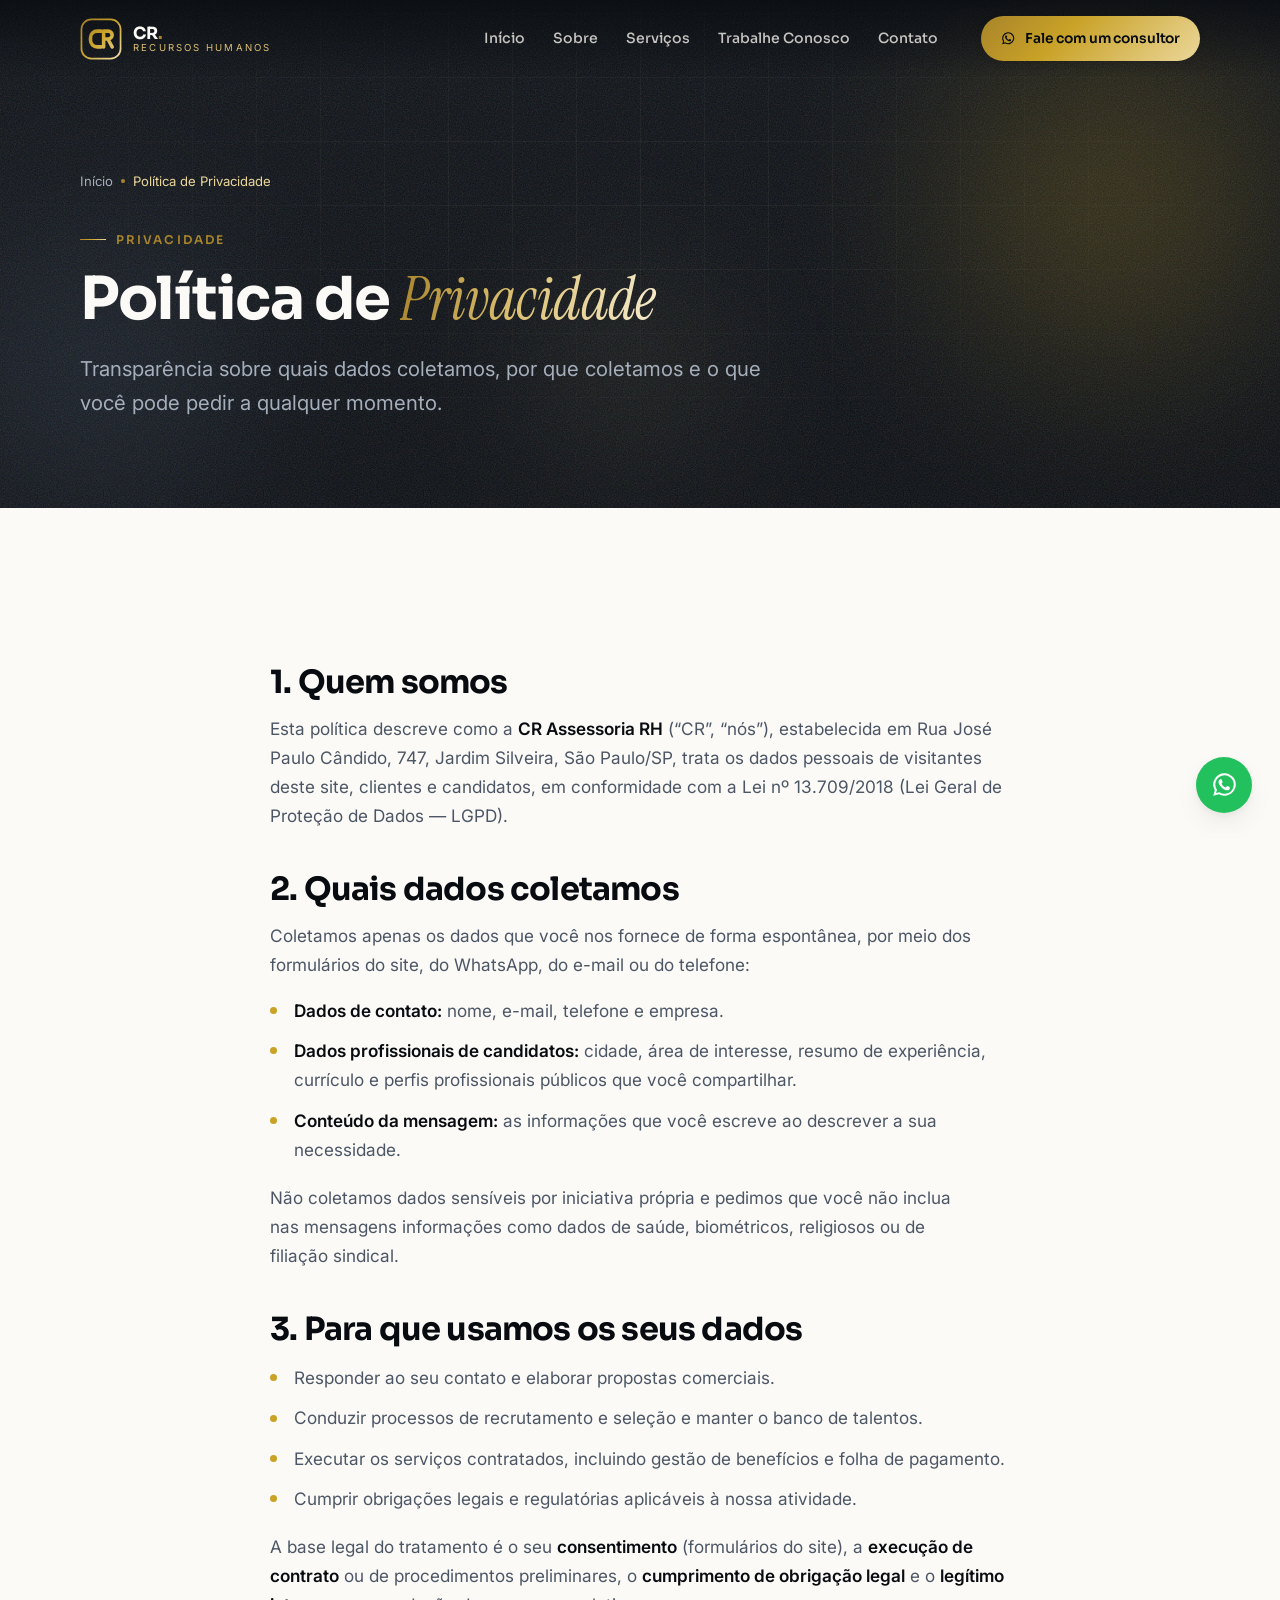
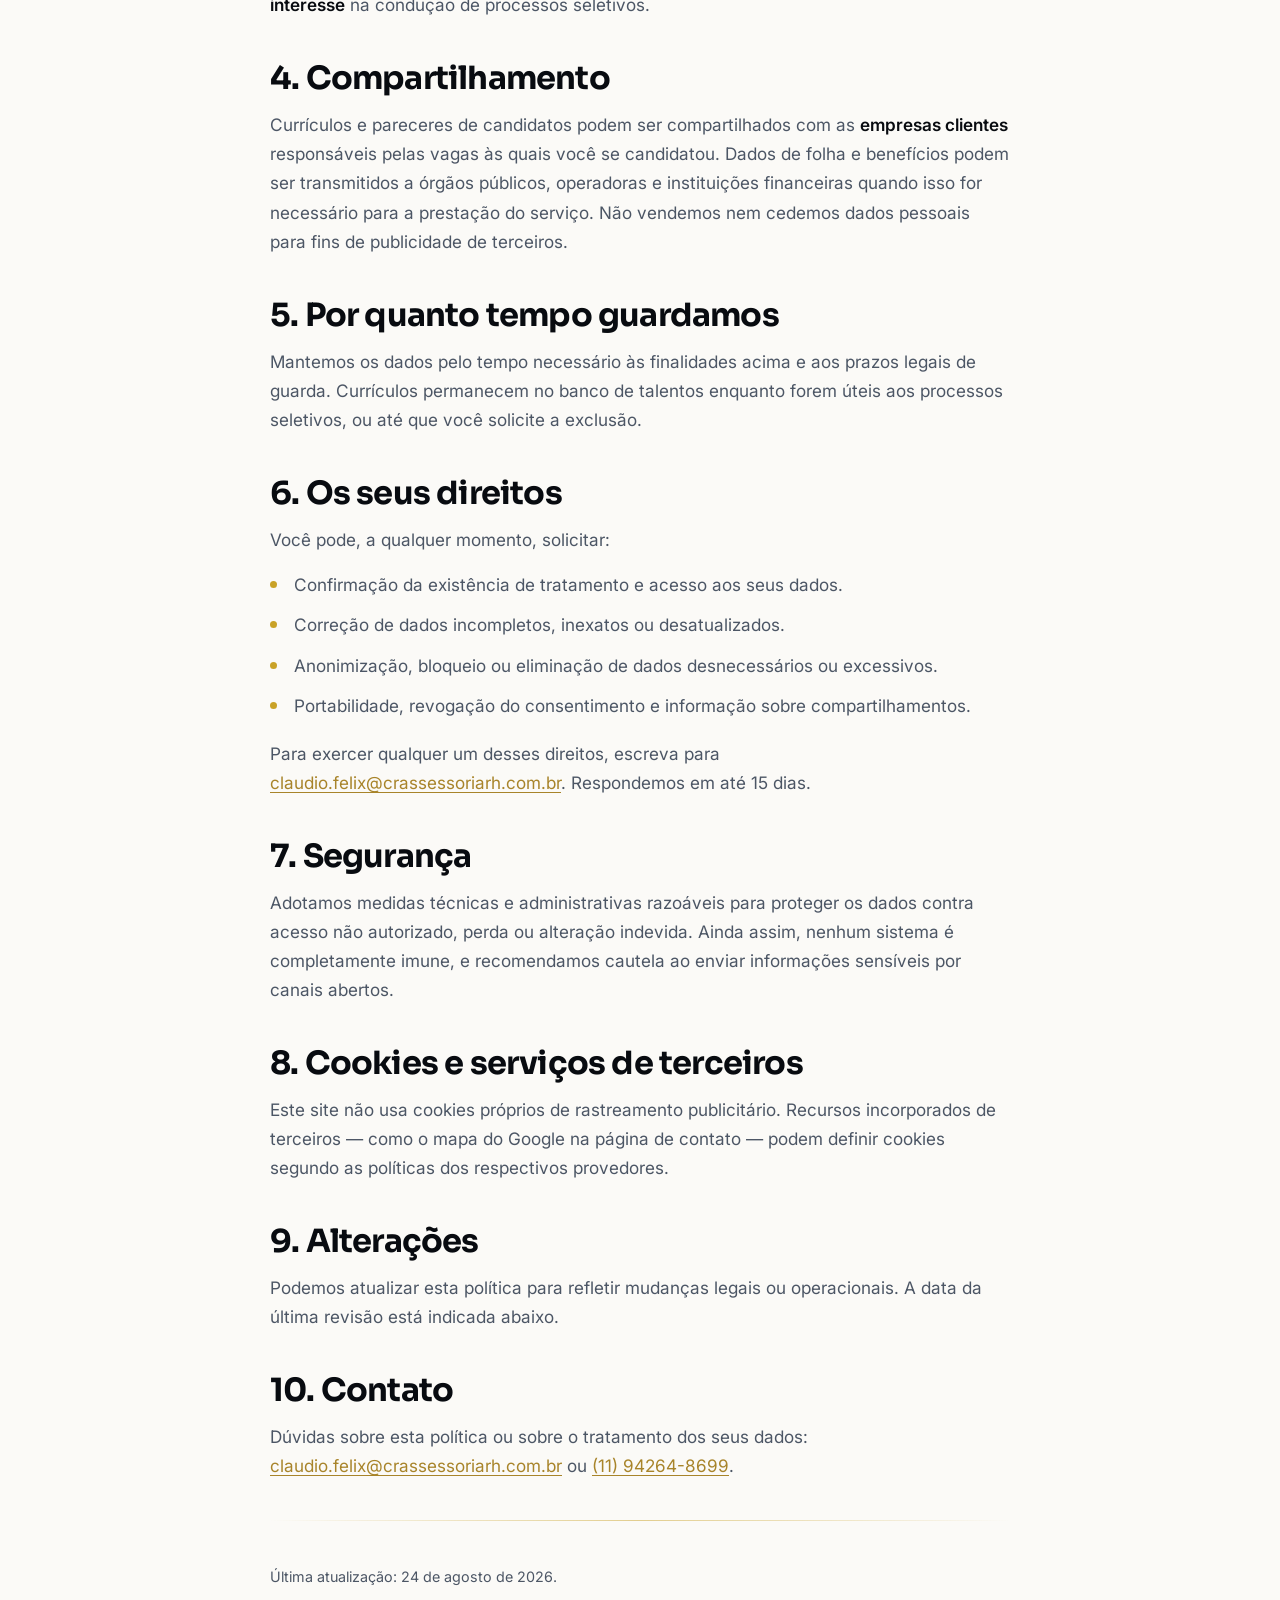
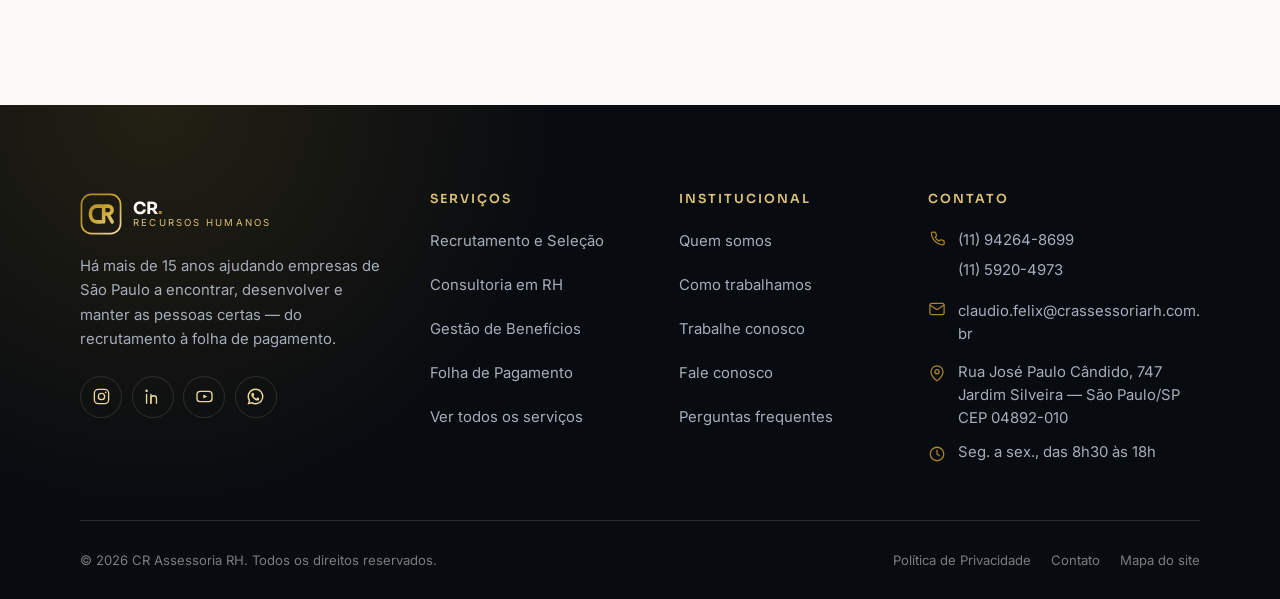
<file: politica-de-privacidade.html>
<!doctype html>
<html lang="pt-BR" prefix="og: https://ogp.me/ns#">
<head>
<meta charset="utf-8">
<meta name="viewport" content="width=device-width, initial-scale=1, viewport-fit=cover">
<script>document.documentElement.classList.add("js");</script>
<title>Política de Privacidade | CR Recursos Humanos</title>
<meta name="description" content="Como a CR Recursos Humanos coleta, usa, armazena e protege os dados pessoais de clientes e candidatos, em conformidade com a LGPD.">
<link rel="canonical" href="https://crassessoriarh.com.br/politica-de-privacidade.html">
<meta name="robots" content="index, follow, max-image-preview:large, max-snippet:-1, max-video-preview:-1">
<meta name="author" content="CR Recursos Humanos">
<meta name="theme-color" content="#0D1117">
<meta name="format-detection" content="telephone=yes">
<!-- Geolocalização -->
<meta name="geo.region" content="BR-SP">
<meta name="geo.placename" content="São Paulo">

<!-- Open Graph -->
<meta property="og:type" content="website">
<meta property="og:site_name" content="CR Recursos Humanos">
<meta property="og:locale" content="pt_BR">
<meta property="og:url" content="https://crassessoriarh.com.br/politica-de-privacidade.html">
<meta property="og:title" content="Política de Privacidade | CR Recursos Humanos">
<meta property="og:description" content="Como a CR Recursos Humanos coleta, usa, armazena e protege os dados pessoais de clientes e candidatos, em conformidade com a LGPD.">
<meta property="og:image" content="https://crassessoriarh.com.br/assets/img/og-image.png">
<meta property="og:image:width" content="1200">
<meta property="og:image:height" content="630">
<meta property="og:image:alt" content="CR Recursos Humanos — consultoria em recursos humanos">

<!-- Twitter / X -->
<meta name="twitter:card" content="summary_large_image">
<meta name="twitter:title" content="Política de Privacidade | CR Recursos Humanos">
<meta name="twitter:description" content="Como a CR Recursos Humanos coleta, usa, armazena e protege os dados pessoais de clientes e candidatos, em conformidade com a LGPD.">
<meta name="twitter:image" content="https://crassessoriarh.com.br/assets/img/og-image.png">

<!-- Ícones e manifesto -->
<link rel="icon" href="assets/img/favicon.svg" type="image/svg+xml">
<link rel="apple-touch-icon" href="assets/img/favicon.svg">
<link rel="manifest" href="site.webmanifest">

<!-- Fontes -->
<link rel="preconnect" href="https://fonts.googleapis.com">
<link rel="preconnect" href="https://fonts.gstatic.com" crossorigin>
<link rel="preload" as="style" href="https://fonts.googleapis.com/css2?family=Inter:wght@400;500;600&family=Sora:wght@600;700&family=Instrument+Serif:ital@1&display=swap">
<link rel="stylesheet" href="https://fonts.googleapis.com/css2?family=Inter:wght@400;500;600&family=Sora:wght@600;700&family=Instrument+Serif:ital@1&display=swap" media="print" onload="this.media='all'">
<noscript><link rel="stylesheet" href="https://fonts.googleapis.com/css2?family=Inter:wght@400;500;600&family=Sora:wght@600;700&family=Instrument+Serif:ital@1&display=swap"></noscript>

<link rel="stylesheet" href="assets/css/style.css">

<script type="application/ld+json">
{
  "@context": "https://schema.org",
  "@graph": [
    {
      "@type": [
        "Organization",
        "ProfessionalService"
      ],
      "@id": "https://crassessoriarh.com.br/#organizacao",
      "name": "CR Recursos Humanos",
      "alternateName": [
        "CR Assessoria RH",
        "CR Consultoria de RH"
      ],
      "url": "https://crassessoriarh.com.br/",
      "logo": {
        "@type": "ImageObject",
        "url": "https://crassessoriarh.com.br/assets/img/logo-cr-full.svg",
        "width": 300,
        "height": 64
      },
      "image": "https://crassessoriarh.com.br/assets/img/og-image.png",
      "description": "Consultoria em RH, recrutamento e seleção, benefícios e folha de pagamento em São Paulo.",
      "telephone": [
        "+5511942648699",
        "+551159204973"
      ],
      "email": "claudio.felix@crassessoriarh.com.br",
      "founder": {
        "@type": "Person",
        "name": "Cláudio Roberto Félix"
      },
      "address": {
        "@type": "PostalAddress",
        "streetAddress": "Rua José Paulo Cândido, 747",
        "addressLocality": "São Paulo",
        "addressRegion": "SP",
        "postalCode": "04892-010",
        "addressCountry": "BR"
      },
      "areaServed": [
        {
          "@type": "City",
          "name": "São Paulo"
        },
        {
          "@type": "AdministrativeArea",
          "name": "Região Metropolitana de São Paulo"
        },
        {
          "@type": "Country",
          "name": "Brasil"
        }
      ],
      "knowsAbout": [
        "Recrutamento e seleção",
        "Consultoria em recursos humanos",
        "Gestão de benefícios",
        "Folha de pagamento",
        "Departamento pessoal",
        "eSocial",
        "Clima organizacional",
        "Cargos e salários",
        "Terceirização de RH"
      ],
      "sameAs": [
        "https://www.instagram.com/crassesoria/",
        "https://www.linkedin.com/in/claudio-roberto-felix-89b762145",
        "https://www.youtube.com/@crcalculojuridico"
      ],
      "openingHoursSpecification": [
        {
          "@type": "OpeningHoursSpecification",
          "dayOfWeek": [
            "Monday",
            "Tuesday",
            "Wednesday",
            "Thursday",
            "Friday"
          ],
          "opens": "08:30",
          "closes": "18:00"
        }
      ],
      "priceRange": "$$"
    },
    {
      "@type": "WebSite",
      "@id": "https://crassessoriarh.com.br/#website",
      "url": "https://crassessoriarh.com.br/",
      "name": "CR Recursos Humanos",
      "inLanguage": "pt-BR",
      "publisher": {
        "@id": "https://crassessoriarh.com.br/#organizacao"
      }
    },
    {
      "@type": "WebPage",
      "@id": "https://crassessoriarh.com.br/politica-de-privacidade.html#pagina",
      "url": "https://crassessoriarh.com.br/politica-de-privacidade.html",
      "name": "Política de Privacidade | CR Recursos Humanos",
      "description": "Como a CR Recursos Humanos coleta, usa, armazena e protege os dados pessoais de clientes e candidatos, em conformidade com a LGPD.",
      "isPartOf": {
        "@id": "https://crassessoriarh.com.br/#website"
      },
      "about": {
        "@id": "https://crassessoriarh.com.br/#organizacao"
      },
      "inLanguage": "pt-BR",
      "primaryImageOfPage": "https://crassessoriarh.com.br/assets/img/og-image.png"
    },
    {
      "@type": "BreadcrumbList",
      "@id": "https://crassessoriarh.com.br/politica-de-privacidade.html#trilha",
      "itemListElement": [
        {
          "@type": "ListItem",
          "position": 1,
          "name": "Início",
          "item": "https://crassessoriarh.com.br/"
        },
        {
          "@type": "ListItem",
          "position": 2,
          "name": "Política de Privacidade",
          "item": "https://crassessoriarh.com.br/politica-de-privacidade.html"
        }
      ]
    }
  ]
}
</script>
</head>
<body>
<a class="skip-link" href="#conteudo">Ir para o conteúdo principal</a>
<div class="progress-bar" aria-hidden="true"></div>
<header class="site-header">
  <div class="container header-inner">
    <a class="brand" href="index.html" aria-label="CR Recursos Humanos — página inicial">
      <svg class="brand__mark" viewBox="0 0 64 64" aria-hidden="true" focusable="false">
        <defs><linearGradient id="bg1" x1="8" y1="6" x2="56" y2="58" gradientUnits="userSpaceOnUse"><stop offset="0" stop-color="#A8842A"/><stop offset=".45" stop-color="#C9A227"/><stop offset="1" stop-color="#EBD79B"/></linearGradient></defs>
        <rect x="2.2" y="2.2" width="59.6" height="59.6" rx="15" fill="none" stroke="url(#bg1)" stroke-width="2.6"/>
        <path d="M32.5 20H26a10 10 0 0 0-10 10v4a10 10 0 0 0 10 10h6.5" fill="none" stroke="url(#bg1)" stroke-width="5.4" stroke-linecap="round"/>
        <path d="M36 44V20h7a6 6 0 0 1 0 12h-7m6.4 0L49 44" fill="none" stroke="url(#bg1)" stroke-width="5.4" stroke-linecap="round" stroke-linejoin="round"/>
      </svg>
      <span class="brand__text">
        <span class="brand__name">CR<span class="text-gold">.</span></span>
        <span class="brand__tag">Recursos Humanos</span>
      </span>
    </a>

    <nav class="nav" aria-label="Navegação principal">
      <ul class="nav__list">
        <li><a class="nav__link" href="index.html">Início</a></li>
        <li><a class="nav__link" href="sobre.html">Sobre</a></li>
        <li><a class="nav__link" href="servicos.html">Serviços</a></li>
        <li><a class="nav__link" href="trabalhe-conosco.html">Trabalhe Conosco</a></li>
        <li><a class="nav__link" href="contato.html">Contato</a></li>
      </ul>
    </nav>

    <a class="btn btn--gold btn--sm header-cta" href="https://wa.me/5511942648699?text=Ol%C3%A1!%20Vim%20pelo%20site%20e%20gostaria%20de%20falar%20sobre%20servi%C3%A7os%20de%20RH." target="_blank" rel="noopener">
      <svg viewBox="0 0 24 24" fill="none" stroke="currentColor" stroke-width="1.7" stroke-linecap="round" stroke-linejoin="round" aria-hidden="true"><path fill="currentColor" stroke="none" d="M12 2a10 10 0 0 0-8.6 15.1L2 22l5.1-1.3A10 10 0 1 0 12 2Zm0 18.2a8.2 8.2 0 0 1-4.2-1.2l-.3-.2-3 .8.8-2.9-.2-.3A8.2 8.2 0 1 1 12 20.2Zm4.5-6.1c-.2-.1-1.4-.7-1.7-.8s-.4-.1-.6.1-.6.8-.8 1-.3.2-.6.1a6.7 6.7 0 0 1-2-1.2 7.4 7.4 0 0 1-1.3-1.7c-.2-.3 0-.4.1-.6l.4-.5a1.8 1.8 0 0 0 .3-.4.5.5 0 0 0 0-.5c0-.1-.6-1.4-.8-1.9s-.4-.4-.6-.4h-.5a1 1 0 0 0-.7.3A2.9 2.9 0 0 0 6.7 10a5.1 5.1 0 0 0 1 2.7 11.5 11.5 0 0 0 4.4 3.9 8.2 8.2 0 0 0 2.5.6 2.4 2.4 0 0 0 1.6-.6 2 2 0 0 0 .5-1.3c0-.2 0-.3-.2-.4Z"/></svg> Fale com um consultor
    </a>

    <button class="nav-toggle" type="button" aria-expanded="false" aria-controls="menu-mobile" aria-label="Abrir menu de navegação">
      <span class="nav-toggle__bars" aria-hidden="true"><i></i><i></i><i></i></span>
    </button>
  </div>
</header>

<div class="mobile-nav" id="menu-mobile" aria-hidden="true">
  <nav aria-label="Navegação principal (celular)">
    <ul class="mobile-nav__list">
      <li><a class="mobile-nav__link" href="index.html">Início</a></li>
      <li><a class="mobile-nav__link" href="sobre.html">Sobre</a></li>
      <li><a class="mobile-nav__link" href="servicos.html">Serviços</a></li>
      <li><a class="mobile-nav__link" href="trabalhe-conosco.html">Trabalhe Conosco</a></li>
      <li><a class="mobile-nav__link" href="contato.html">Contato</a></li>
    </ul>
  </nav>
  <div class="mobile-nav__foot">
    <a class="btn btn--gold" href="https://wa.me/5511942648699" target="_blank" rel="noopener"><svg viewBox="0 0 24 24" fill="none" stroke="currentColor" stroke-width="1.7" stroke-linecap="round" stroke-linejoin="round" aria-hidden="true"><path fill="currentColor" stroke="none" d="M12 2a10 10 0 0 0-8.6 15.1L2 22l5.1-1.3A10 10 0 1 0 12 2Zm0 18.2a8.2 8.2 0 0 1-4.2-1.2l-.3-.2-3 .8.8-2.9-.2-.3A8.2 8.2 0 1 1 12 20.2Zm4.5-6.1c-.2-.1-1.4-.7-1.7-.8s-.4-.1-.6.1-.6.8-.8 1-.3.2-.6.1a6.7 6.7 0 0 1-2-1.2 7.4 7.4 0 0 1-1.3-1.7c-.2-.3 0-.4.1-.6l.4-.5a1.8 1.8 0 0 0 .3-.4.5.5 0 0 0 0-.5c0-.1-.6-1.4-.8-1.9s-.4-.4-.6-.4h-.5a1 1 0 0 0-.7.3A2.9 2.9 0 0 0 6.7 10a5.1 5.1 0 0 0 1 2.7 11.5 11.5 0 0 0 4.4 3.9 8.2 8.2 0 0 0 2.5.6 2.4 2.4 0 0 0 1.6-.6 2 2 0 0 0 .5-1.3c0-.2 0-.3-.2-.4Z"/></svg> Falar no WhatsApp</a>
    <a class="link-arrow" href="tel:+5511942648699"><svg viewBox="0 0 24 24" fill="none" stroke="currentColor" stroke-width="1.7" stroke-linecap="round" stroke-linejoin="round" aria-hidden="true"><path d="M21.5 16.9v2.6a1.7 1.7 0 0 1-1.9 1.7 17 17 0 0 1-7.4-2.6 16.7 16.7 0 0 1-5.1-5.1A17 17 0 0 1 4.5 6a1.7 1.7 0 0 1 1.7-1.9h2.6a1.7 1.7 0 0 1 1.7 1.5c.1.9.3 1.7.6 2.5a1.7 1.7 0 0 1-.4 1.8l-1.1 1.1a13.7 13.7 0 0 0 5.1 5.1l1.1-1.1a1.7 1.7 0 0 1 1.8-.4c.8.3 1.6.5 2.5.6a1.7 1.7 0 0 1 1.4 1.7Z"/></svg> (11) 94264-8699</a>
  </div>
</div>
<main id="conteudo">
<section class="hero hero--page" aria-labelledby="titulo-principal">
  <div class="hero__bg" aria-hidden="true">
    <div class="hero__grid"></div>
    <div class="hero__orb hero__orb--1 float-slow" data-parallax="0.09"></div>
    <div class="hero__orb hero__orb--2 float-slower" data-parallax="-0.05"></div>
    <div class="hero__orb hero__orb--3 float-slow"></div>
    <div class="hero__noise"></div>
    <div class="hero__spot"></div>
  </div>
  <div class="container">
    <nav class="breadcrumb" aria-label="Você está em"><ol><li><a href="index.html">Início</a></li><li><span aria-current="page">Política de Privacidade</span></li></ol></nav>
    <div style="max-width:760px;margin-top:1.5rem">
      <p class="eyebrow">Privacidade</p>
      <h1 id="titulo-principal" style="margin-block:1rem 1.25rem">Política de <em class="serif-accent">Privacidade</em></h1>
      <p class="lead">Transparência sobre quais dados coletamos, por que coletamos e o que você pode pedir a qualquer momento.</p>
      
    </div>
  </div>
</section>

<section class="section" aria-labelledby="tit-pol">
  <div class="container container--narrow">
    <article class="prose" data-reveal>
      <h2 id="tit-pol">1. Quem somos</h2>
      <p>
        Esta política descreve como a <strong>CR Assessoria RH</strong> (&ldquo;CR&rdquo;, &ldquo;nós&rdquo;),
        estabelecida em Rua José Paulo Cândido, 747, Jardim Silveira, São Paulo/SP, trata os dados
        pessoais de visitantes deste site, clientes e candidatos, em conformidade com a Lei nº 13.709/2018
        (Lei Geral de Proteção de Dados — LGPD).
      </p>

      <h2>2. Quais dados coletamos</h2>
      <p>Coletamos apenas os dados que você nos fornece de forma espontânea, por meio dos formulários do site, do WhatsApp, do e-mail ou do telefone:</p>
      <ul>
        <li><strong>Dados de contato:</strong> nome, e-mail, telefone e empresa.</li>
        <li><strong>Dados profissionais de candidatos:</strong> cidade, área de interesse, resumo de experiência, currículo e perfis profissionais públicos que você compartilhar.</li>
        <li><strong>Conteúdo da mensagem:</strong> as informações que você escreve ao descrever a sua necessidade.</li>
      </ul>
      <p>
        Não coletamos dados sensíveis por iniciativa própria e pedimos que você não inclua nas mensagens
        informações como dados de saúde, biométricos, religiosos ou de filiação sindical.
      </p>

      <h2>3. Para que usamos os seus dados</h2>
      <ul>
        <li>Responder ao seu contato e elaborar propostas comerciais.</li>
        <li>Conduzir processos de recrutamento e seleção e manter o banco de talentos.</li>
        <li>Executar os serviços contratados, incluindo gestão de benefícios e folha de pagamento.</li>
        <li>Cumprir obrigações legais e regulatórias aplicáveis à nossa atividade.</li>
      </ul>
      <p>
        A base legal do tratamento é o seu <strong>consentimento</strong> (formulários do site), a
        <strong>execução de contrato</strong> ou de procedimentos preliminares, o
        <strong>cumprimento de obrigação legal</strong> e o <strong>legítimo interesse</strong> na
        condução de processos seletivos.
      </p>

      <h2>4. Compartilhamento</h2>
      <p>
        Currículos e pareceres de candidatos podem ser compartilhados com as <strong>empresas clientes</strong>
        responsáveis pelas vagas às quais você se candidatou. Dados de folha e benefícios podem ser
        transmitidos a órgãos públicos, operadoras e instituições financeiras quando isso for necessário
        para a prestação do serviço. Não vendemos nem cedemos dados pessoais para fins de publicidade de terceiros.
      </p>

      <h2>5. Por quanto tempo guardamos</h2>
      <p>
        Mantemos os dados pelo tempo necessário às finalidades acima e aos prazos legais de guarda.
        Currículos permanecem no banco de talentos enquanto forem úteis aos processos seletivos, ou até
        que você solicite a exclusão.
      </p>

      <h2>6. Os seus direitos</h2>
      <p>Você pode, a qualquer momento, solicitar:</p>
      <ul>
        <li>Confirmação da existência de tratamento e acesso aos seus dados.</li>
        <li>Correção de dados incompletos, inexatos ou desatualizados.</li>
        <li>Anonimização, bloqueio ou eliminação de dados desnecessários ou excessivos.</li>
        <li>Portabilidade, revogação do consentimento e informação sobre compartilhamentos.</li>
      </ul>
      <p>
        Para exercer qualquer um desses direitos, escreva para
        <a href="mailto:claudio.felix@crassessoriarh.com.br">claudio.felix@crassessoriarh.com.br</a>. Respondemos em até 15 dias.
      </p>

      <h2>7. Segurança</h2>
      <p>
        Adotamos medidas técnicas e administrativas razoáveis para proteger os dados contra acesso não
        autorizado, perda ou alteração indevida. Ainda assim, nenhum sistema é completamente imune, e
        recomendamos cautela ao enviar informações sensíveis por canais abertos.
      </p>

      <h2>8. Cookies e serviços de terceiros</h2>
      <p>
        Este site não usa cookies próprios de rastreamento publicitário. Recursos incorporados de
        terceiros — como o mapa do Google na página de contato — podem definir cookies segundo as
        políticas dos respectivos provedores.
      </p>

      <h2>9. Alterações</h2>
      <p>
        Podemos atualizar esta política para refletir mudanças legais ou operacionais. A data da última
        revisão está indicada abaixo.
      </p>

      <h2>10. Contato</h2>
      <p>
        Dúvidas sobre esta política ou sobre o tratamento dos seus dados:
        <a href="mailto:claudio.felix@crassessoriarh.com.br">claudio.felix@crassessoriarh.com.br</a> ou
        <a href="tel:+5511942648699">(11) 94264-8699</a>.
      </p>

      <hr class="rule-gold" style="margin-block:2.5rem">
      <p><small>Última atualização: 24 de agosto de 2026.</small></p>
    </article>
  </div>
</section>
</main>
<footer class="site-footer">
  <div class="container">
    <div class="footer-grid">

      <div class="footer-brand">
        <a class="brand" href="index.html" aria-label="CR Recursos Humanos — página inicial">
          <svg class="brand__mark" viewBox="0 0 64 64" aria-hidden="true" focusable="false">
        <defs><linearGradient id="bg1" x1="8" y1="6" x2="56" y2="58" gradientUnits="userSpaceOnUse"><stop offset="0" stop-color="#A8842A"/><stop offset=".45" stop-color="#C9A227"/><stop offset="1" stop-color="#EBD79B"/></linearGradient></defs>
        <rect x="2.2" y="2.2" width="59.6" height="59.6" rx="15" fill="none" stroke="url(#bg1)" stroke-width="2.6"/>
        <path d="M32.5 20H26a10 10 0 0 0-10 10v4a10 10 0 0 0 10 10h6.5" fill="none" stroke="url(#bg1)" stroke-width="5.4" stroke-linecap="round"/>
        <path d="M36 44V20h7a6 6 0 0 1 0 12h-7m6.4 0L49 44" fill="none" stroke="url(#bg1)" stroke-width="5.4" stroke-linecap="round" stroke-linejoin="round"/>
      </svg>
          <span class="brand__text">
            <span class="brand__name">CR<span class="text-gold">.</span></span>
            <span class="brand__tag">Recursos Humanos</span>
          </span>
        </a>
        <p>Há mais de 15 anos ajudando empresas de São Paulo a encontrar, desenvolver e manter as pessoas certas — do recrutamento à folha de pagamento.</p>
        <ul class="socials">
          <li><a class="social" href="https://www.instagram.com/crassesoria/" target="_blank" rel="noopener" aria-label="Instagram da CR Recursos Humanos"><svg viewBox="0 0 24 24" fill="none" stroke="currentColor" stroke-width="1.7" stroke-linecap="round" stroke-linejoin="round" aria-hidden="true"><rect x="3" y="3" width="18" height="18" rx="5"/><circle cx="12" cy="12" r="4"/><circle cx="17.3" cy="6.7" r="1.1" fill="currentColor" stroke="none"/></svg></a></li>
          <li><a class="social" href="https://www.linkedin.com/in/claudio-roberto-felix-89b762145" target="_blank" rel="noopener" aria-label="LinkedIn de Cláudio Roberto Félix"><svg viewBox="0 0 24 24" fill="none" stroke="currentColor" stroke-width="1.7" stroke-linecap="round" stroke-linejoin="round" aria-hidden="true"><path d="M4.5 9.5v11M4.5 5.2v.1"/><path d="M10 20.5v-6a3.5 3.5 0 0 1 7 0v6"/><path d="M10 9.5v11"/><circle cx="4.5" cy="4.8" r="1.6" fill="currentColor" stroke="none"/></svg></a></li>
          <li><a class="social" href="https://www.youtube.com/@crcalculojuridico" target="_blank" rel="noopener" aria-label="Canal no YouTube"><svg viewBox="0 0 24 24" fill="none" stroke="currentColor" stroke-width="1.7" stroke-linecap="round" stroke-linejoin="round" aria-hidden="true"><rect x="2.5" y="5.5" width="19" height="13" rx="4"/><path d="m10.5 9.5 5 2.5-5 2.5v-5Z" fill="currentColor" stroke="none"/></svg></a></li>
          <li><a class="social" href="https://wa.me/5511942648699" target="_blank" rel="noopener" aria-label="WhatsApp da CR Recursos Humanos"><svg viewBox="0 0 24 24" fill="none" stroke="currentColor" stroke-width="1.7" stroke-linecap="round" stroke-linejoin="round" aria-hidden="true"><path fill="currentColor" stroke="none" d="M12 2a10 10 0 0 0-8.6 15.1L2 22l5.1-1.3A10 10 0 1 0 12 2Zm0 18.2a8.2 8.2 0 0 1-4.2-1.2l-.3-.2-3 .8.8-2.9-.2-.3A8.2 8.2 0 1 1 12 20.2Zm4.5-6.1c-.2-.1-1.4-.7-1.7-.8s-.4-.1-.6.1-.6.8-.8 1-.3.2-.6.1a6.7 6.7 0 0 1-2-1.2 7.4 7.4 0 0 1-1.3-1.7c-.2-.3 0-.4.1-.6l.4-.5a1.8 1.8 0 0 0 .3-.4.5.5 0 0 0 0-.5c0-.1-.6-1.4-.8-1.9s-.4-.4-.6-.4h-.5a1 1 0 0 0-.7.3A2.9 2.9 0 0 0 6.7 10a5.1 5.1 0 0 0 1 2.7 11.5 11.5 0 0 0 4.4 3.9 8.2 8.2 0 0 0 2.5.6 2.4 2.4 0 0 0 1.6-.6 2 2 0 0 0 .5-1.3c0-.2 0-.3-.2-.4Z"/></svg></a></li>
        </ul>
      </div>

      <div class="footer-col">
        <h3>Serviços</h3>
        <ul>
          <li><a href="recrutamento-e-selecao.html">Recrutamento e Seleção</a></li>
          <li><a href="consultoria-de-rh.html">Consultoria em RH</a></li>
          <li><a href="gestao-de-beneficios.html">Gestão de Benefícios</a></li>
          <li><a href="folha-de-pagamento.html">Folha de Pagamento</a></li>
          <li><a href="servicos.html">Ver todos os serviços</a></li>
        </ul>
      </div>

      <div class="footer-col">
        <h3>Institucional</h3>
        <ul>
          <li><a href="sobre.html">Quem somos</a></li>
          <li><a href="sobre.html#processo">Como trabalhamos</a></li>
          <li><a href="trabalhe-conosco.html">Trabalhe conosco</a></li>
          <li><a href="contato.html">Fale conosco</a></li>
          <li><a href="index.html#faq">Perguntas frequentes</a></li>
        </ul>
      </div>

      <div class="footer-col">
        <h3>Contato</h3>
        <ul class="footer-contact">
          <li><svg viewBox="0 0 24 24" fill="none" stroke="currentColor" stroke-width="1.7" stroke-linecap="round" stroke-linejoin="round" aria-hidden="true"><path d="M21.5 16.9v2.6a1.7 1.7 0 0 1-1.9 1.7 17 17 0 0 1-7.4-2.6 16.7 16.7 0 0 1-5.1-5.1A17 17 0 0 1 4.5 6a1.7 1.7 0 0 1 1.7-1.9h2.6a1.7 1.7 0 0 1 1.7 1.5c.1.9.3 1.7.6 2.5a1.7 1.7 0 0 1-.4 1.8l-1.1 1.1a13.7 13.7 0 0 0 5.1 5.1l1.1-1.1a1.7 1.7 0 0 1 1.8-.4c.8.3 1.6.5 2.5.6a1.7 1.7 0 0 1 1.4 1.7Z"/></svg><span><a href="tel:+5511942648699">(11) 94264-8699</a><br><a href="tel:+551159204973">(11) 5920-4973</a></span></li>
          <li><svg viewBox="0 0 24 24" fill="none" stroke="currentColor" stroke-width="1.7" stroke-linecap="round" stroke-linejoin="round" aria-hidden="true"><rect x="2.5" y="4.5" width="19" height="15" rx="2.5"/><path d="m3 7 8.1 5.4a1.7 1.7 0 0 0 1.8 0L21 7"/></svg><a href="mailto:claudio.felix@crassessoriarh.com.br">claudio.felix@crassessoriarh.com.br</a></li>
          <li><svg viewBox="0 0 24 24" fill="none" stroke="currentColor" stroke-width="1.7" stroke-linecap="round" stroke-linejoin="round" aria-hidden="true"><path d="M20 10.5c0 5.5-8 12-8 12s-8-6.5-8-12a8 8 0 0 1 16 0Z"/><circle cx="12" cy="10.2" r="2.8"/></svg><span>Rua José Paulo Cândido, 747<br>Jardim Silveira — São Paulo/SP<br>CEP 04892-010</span></li>
          <li><svg viewBox="0 0 24 24" fill="none" stroke="currentColor" stroke-width="1.7" stroke-linecap="round" stroke-linejoin="round" aria-hidden="true"><circle cx="12" cy="12" r="9"/><path d="M12 7v5.3l3.4 2"/></svg><span>Seg. a sex., das 8h30 às 18h</span></li>
        </ul>
      </div>

    </div>

    <div class="footer-bottom">
      <p>&copy; <span data-year>2026</span> CR Assessoria RH. Todos os direitos reservados.</p>
      <nav aria-label="Links do rodapé">
        <a href="politica-de-privacidade.html">Política de Privacidade</a>
        <a href="contato.html">Contato</a>
        <a href="sitemap.xml">Mapa do site</a>
      </nav>
    </div>
  </div>
</footer>

<div class="floaters">
  <a class="fab fab--wa" href="https://wa.me/5511942648699?text=Ol%C3%A1!%20Vim%20pelo%20site%20da%20CR%20Recursos%20Humanos." target="_blank" rel="noopener" aria-label="Conversar no WhatsApp">
    <span class="fab__tip" aria-hidden="true">Fale conosco</span>
    <svg viewBox="0 0 24 24" fill="none" stroke="currentColor" stroke-width="1.7" stroke-linecap="round" stroke-linejoin="round" aria-hidden="true"><path fill="currentColor" stroke="none" d="M12 2a10 10 0 0 0-8.6 15.1L2 22l5.1-1.3A10 10 0 1 0 12 2Zm0 18.2a8.2 8.2 0 0 1-4.2-1.2l-.3-.2-3 .8.8-2.9-.2-.3A8.2 8.2 0 1 1 12 20.2Zm4.5-6.1c-.2-.1-1.4-.7-1.7-.8s-.4-.1-.6.1-.6.8-.8 1-.3.2-.6.1a6.7 6.7 0 0 1-2-1.2 7.4 7.4 0 0 1-1.3-1.7c-.2-.3 0-.4.1-.6l.4-.5a1.8 1.8 0 0 0 .3-.4.5.5 0 0 0 0-.5c0-.1-.6-1.4-.8-1.9s-.4-.4-.6-.4h-.5a1 1 0 0 0-.7.3A2.9 2.9 0 0 0 6.7 10a5.1 5.1 0 0 0 1 2.7 11.5 11.5 0 0 0 4.4 3.9 8.2 8.2 0 0 0 2.5.6 2.4 2.4 0 0 0 1.6-.6 2 2 0 0 0 .5-1.3c0-.2 0-.3-.2-.4Z"/></svg>
  </a>
  <button class="fab fab--top" type="button" aria-label="Voltar ao topo da página"><svg viewBox="0 0 24 24" fill="none" stroke="currentColor" stroke-width="1.7" stroke-linecap="round" stroke-linejoin="round" aria-hidden="true"><path d="M12 19V5M6 11l6-6 6 6"/></svg></button>
</div>

<script src="assets/js/main.js" defer></script>
</body>
</html>
</file>
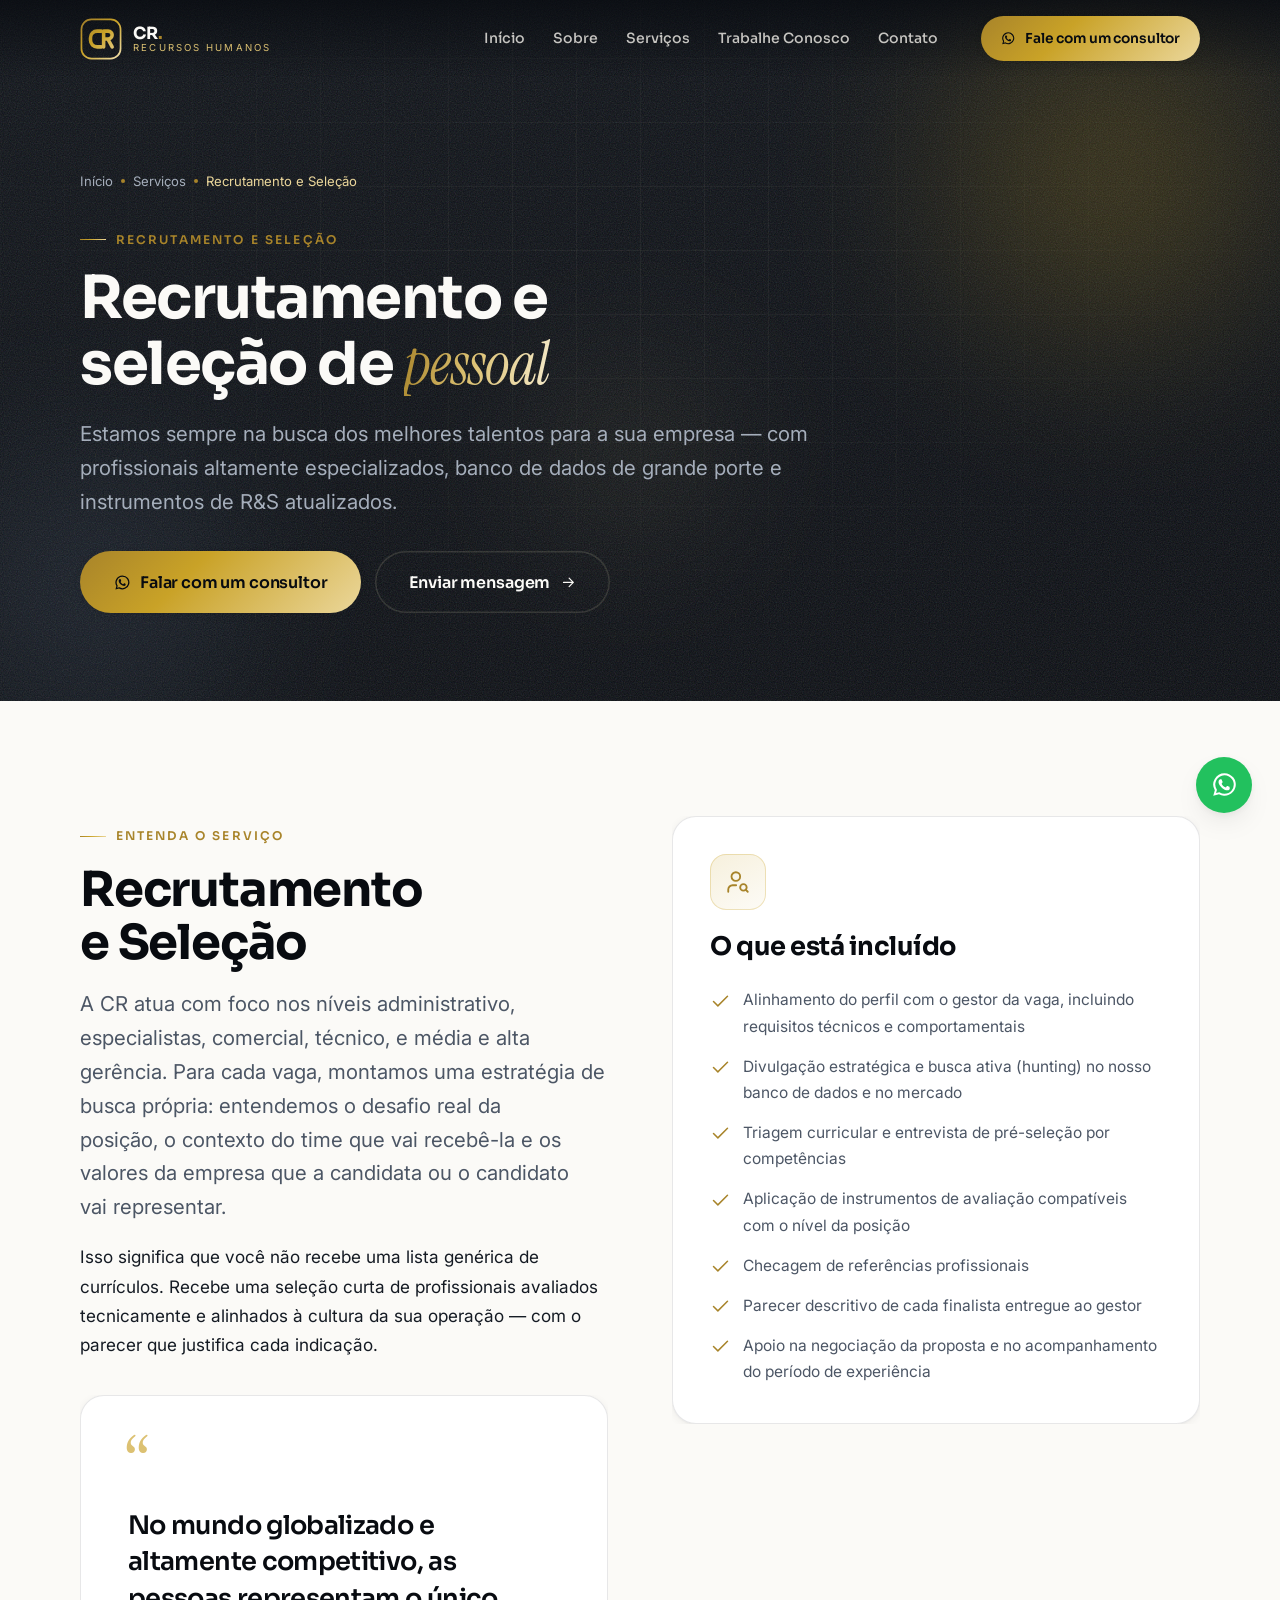
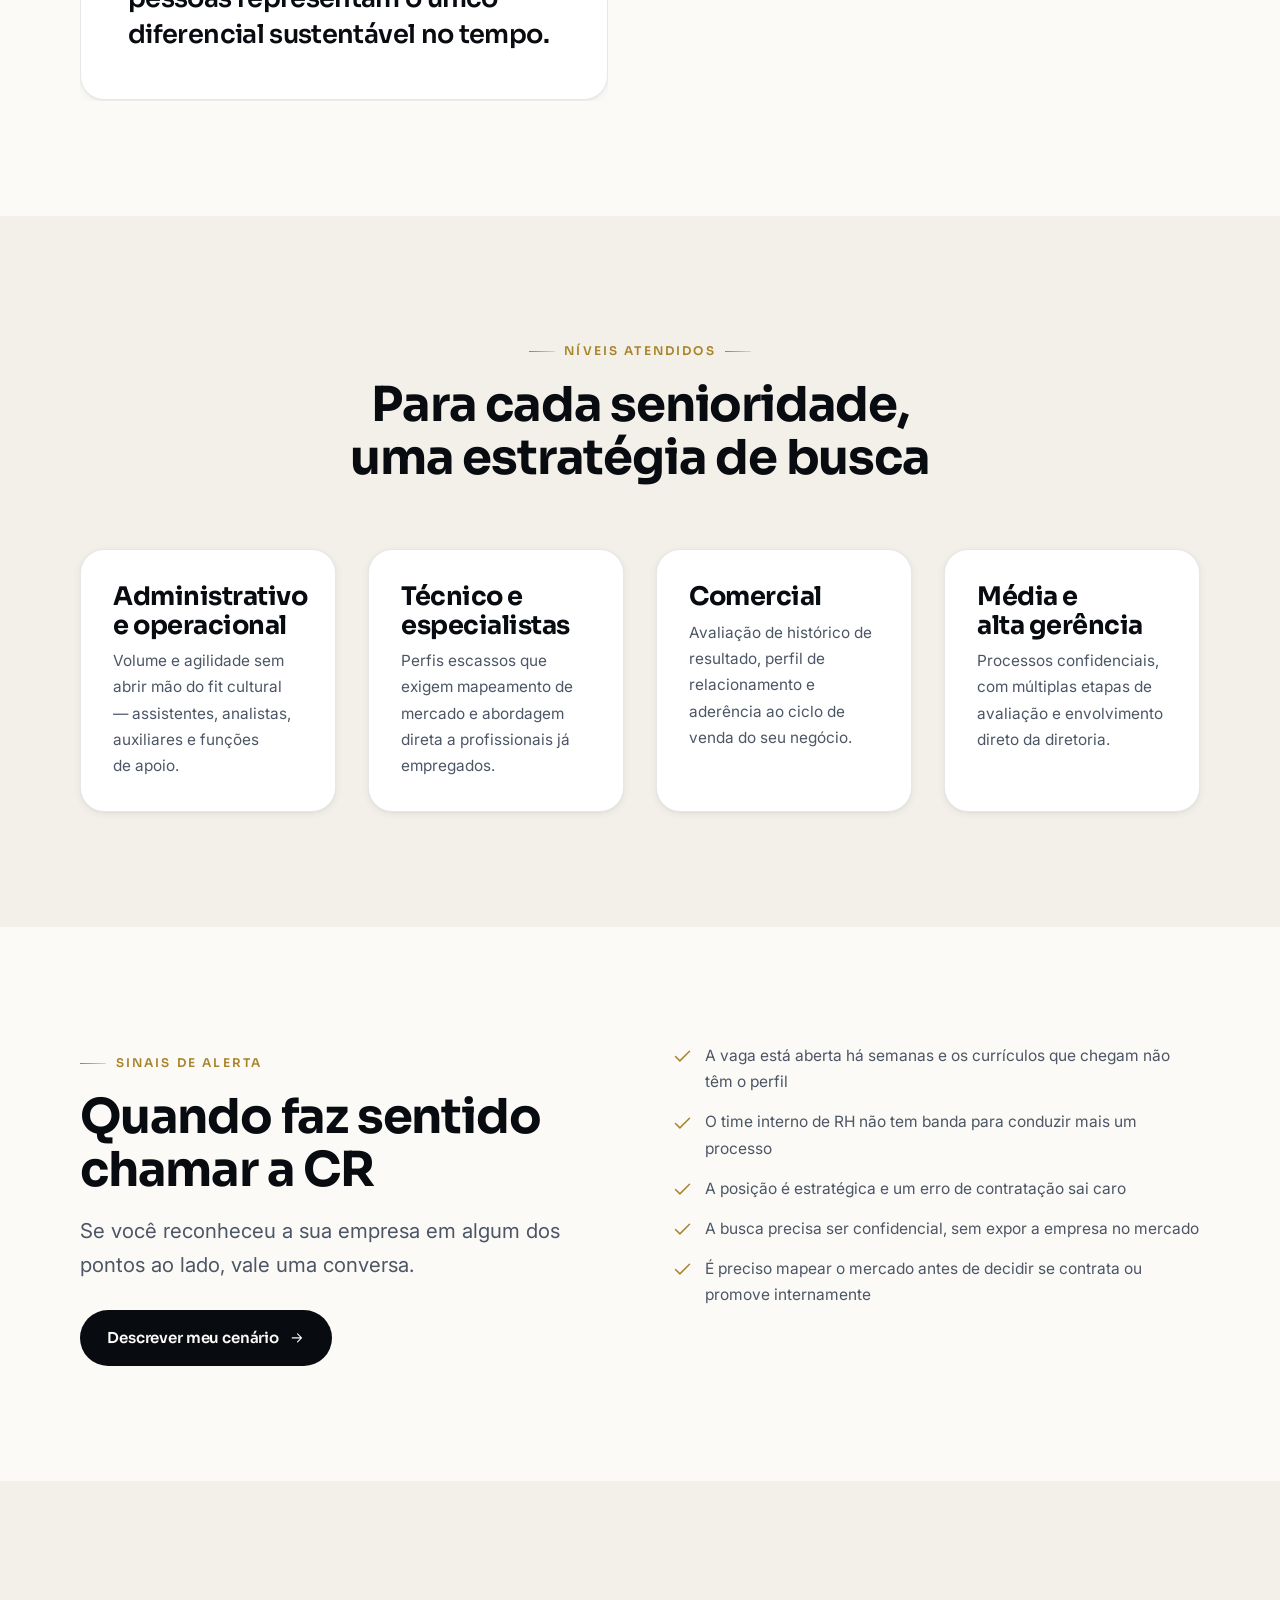
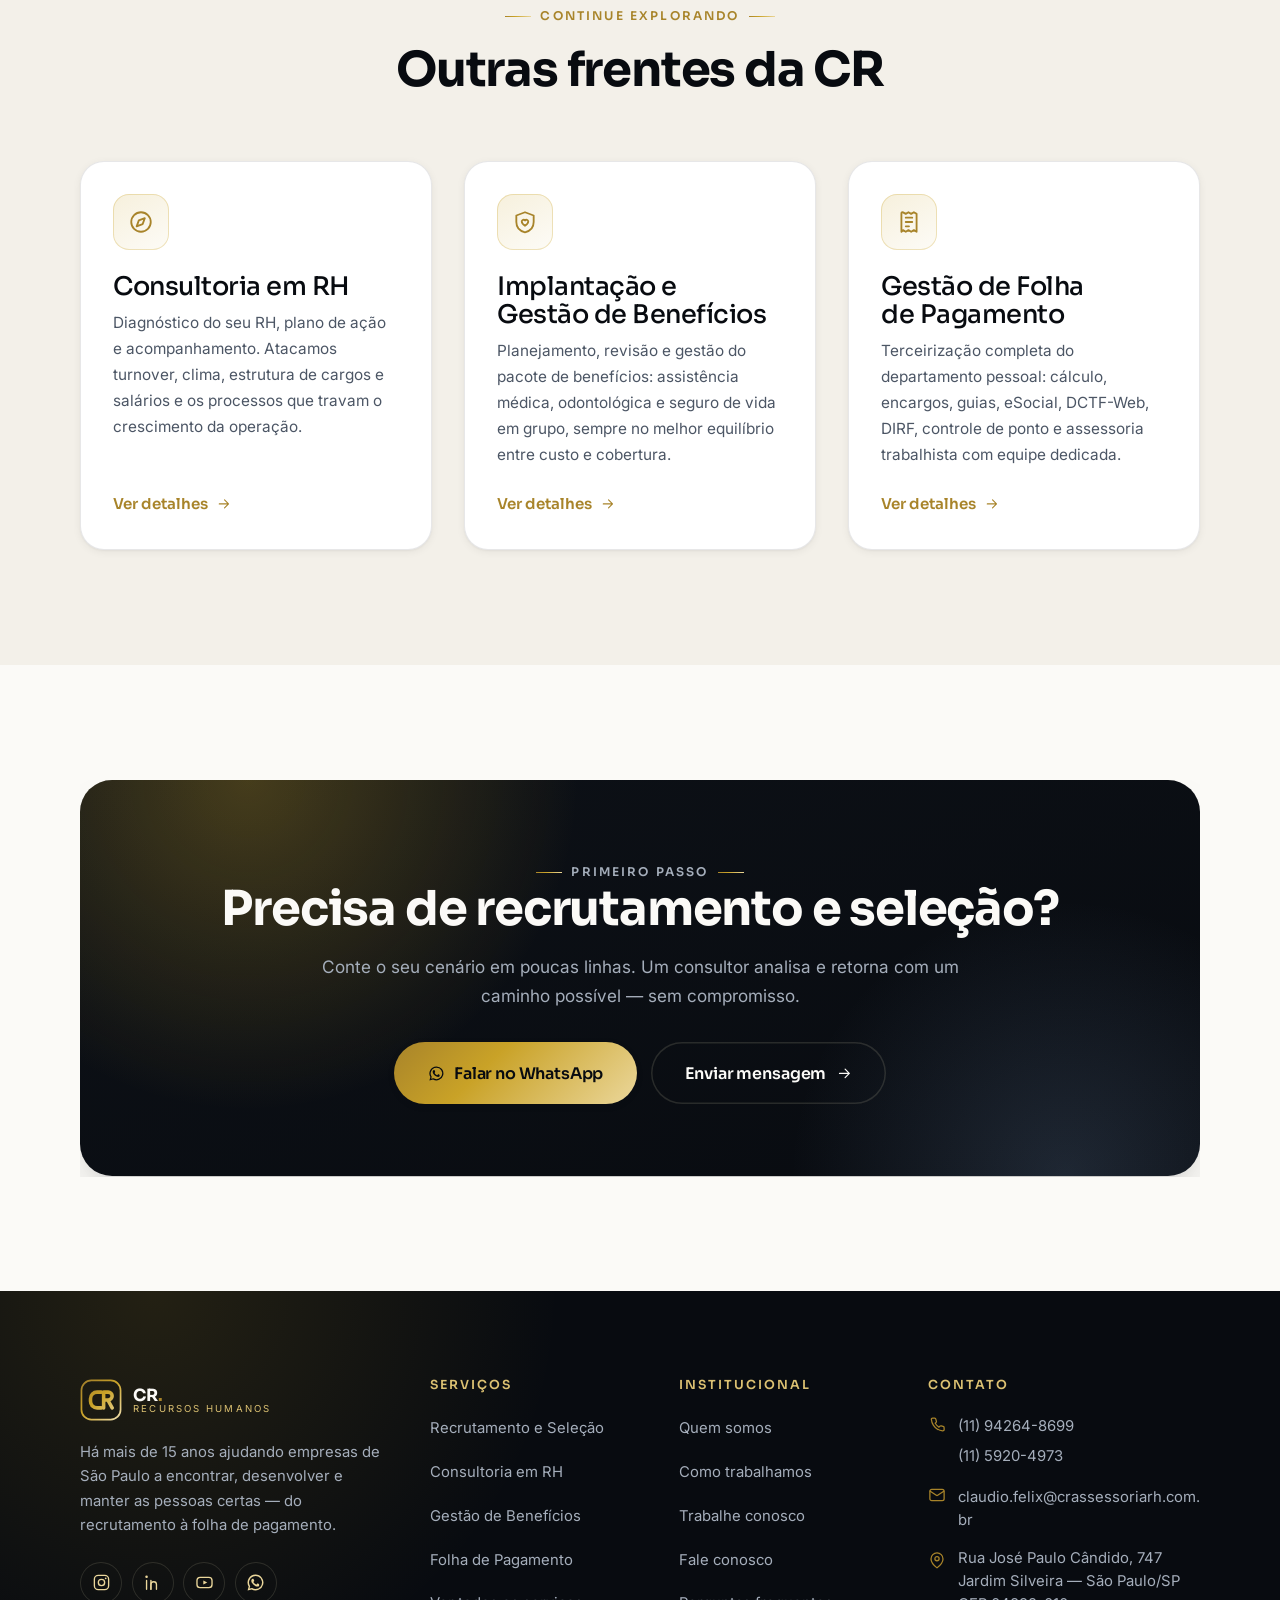
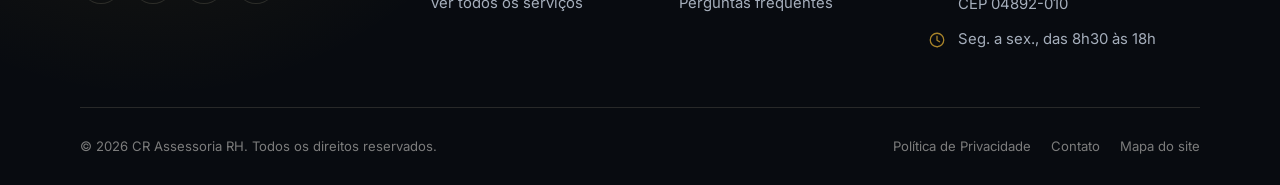
<file: recrutamento-e-selecao.html>
<!doctype html>
<html lang="pt-BR" prefix="og: https://ogp.me/ns#">
<head>
<meta charset="utf-8">
<meta name="viewport" content="width=device-width, initial-scale=1, viewport-fit=cover">
<script>document.documentElement.classList.add("js");</script>
<title>Recrutamento e Seleção em São Paulo | CR Recursos Humanos</title>
<meta name="description" content="Recrutamento e seleção para níveis administrativo, técnico, comercial e média e alta gerência em São Paulo. Banco de dados próprio e avaliação por competências.">
<link rel="canonical" href="https://crassessoriarh.com.br/recrutamento-e-selecao.html">
<meta name="robots" content="index, follow, max-image-preview:large, max-snippet:-1, max-video-preview:-1">
<meta name="author" content="CR Recursos Humanos">
<meta name="theme-color" content="#0D1117">
<meta name="format-detection" content="telephone=yes">
<meta name="keywords" content="recrutamento e seleção são paulo, empresa de recrutamento, seleção de pessoal, hunting, consultoria de recrutamento">
<!-- Geolocalização -->
<meta name="geo.region" content="BR-SP">
<meta name="geo.placename" content="São Paulo">

<!-- Open Graph -->
<meta property="og:type" content="article">
<meta property="og:site_name" content="CR Recursos Humanos">
<meta property="og:locale" content="pt_BR">
<meta property="og:url" content="https://crassessoriarh.com.br/recrutamento-e-selecao.html">
<meta property="og:title" content="Recrutamento e Seleção em São Paulo | CR Recursos Humanos">
<meta property="og:description" content="Recrutamento e seleção para níveis administrativo, técnico, comercial e média e alta gerência em São Paulo. Banco de dados próprio e avaliação por competências.">
<meta property="og:image" content="https://crassessoriarh.com.br/assets/img/og-image.png">
<meta property="og:image:width" content="1200">
<meta property="og:image:height" content="630">
<meta property="og:image:alt" content="CR Recursos Humanos — consultoria em recursos humanos">

<!-- Twitter / X -->
<meta name="twitter:card" content="summary_large_image">
<meta name="twitter:title" content="Recrutamento e Seleção em São Paulo | CR Recursos Humanos">
<meta name="twitter:description" content="Recrutamento e seleção para níveis administrativo, técnico, comercial e média e alta gerência em São Paulo. Banco de dados próprio e avaliação por competências.">
<meta name="twitter:image" content="https://crassessoriarh.com.br/assets/img/og-image.png">

<!-- Ícones e manifesto -->
<link rel="icon" href="assets/img/favicon.svg" type="image/svg+xml">
<link rel="apple-touch-icon" href="assets/img/favicon.svg">
<link rel="manifest" href="site.webmanifest">

<!-- Fontes -->
<link rel="preconnect" href="https://fonts.googleapis.com">
<link rel="preconnect" href="https://fonts.gstatic.com" crossorigin>
<link rel="preload" as="style" href="https://fonts.googleapis.com/css2?family=Inter:wght@400;500;600&family=Sora:wght@600;700&family=Instrument+Serif:ital@1&display=swap">
<link rel="stylesheet" href="https://fonts.googleapis.com/css2?family=Inter:wght@400;500;600&family=Sora:wght@600;700&family=Instrument+Serif:ital@1&display=swap" media="print" onload="this.media='all'">
<noscript><link rel="stylesheet" href="https://fonts.googleapis.com/css2?family=Inter:wght@400;500;600&family=Sora:wght@600;700&family=Instrument+Serif:ital@1&display=swap"></noscript>

<link rel="stylesheet" href="assets/css/style.css">

<script type="application/ld+json">
{
  "@context": "https://schema.org",
  "@graph": [
    {
      "@type": [
        "Organization",
        "ProfessionalService"
      ],
      "@id": "https://crassessoriarh.com.br/#organizacao",
      "name": "CR Recursos Humanos",
      "alternateName": [
        "CR Assessoria RH",
        "CR Consultoria de RH"
      ],
      "url": "https://crassessoriarh.com.br/",
      "logo": {
        "@type": "ImageObject",
        "url": "https://crassessoriarh.com.br/assets/img/logo-cr-full.svg",
        "width": 300,
        "height": 64
      },
      "image": "https://crassessoriarh.com.br/assets/img/og-image.png",
      "description": "Consultoria em RH, recrutamento e seleção, benefícios e folha de pagamento em São Paulo.",
      "telephone": [
        "+5511942648699",
        "+551159204973"
      ],
      "email": "claudio.felix@crassessoriarh.com.br",
      "founder": {
        "@type": "Person",
        "name": "Cláudio Roberto Félix"
      },
      "address": {
        "@type": "PostalAddress",
        "streetAddress": "Rua José Paulo Cândido, 747",
        "addressLocality": "São Paulo",
        "addressRegion": "SP",
        "postalCode": "04892-010",
        "addressCountry": "BR"
      },
      "areaServed": [
        {
          "@type": "City",
          "name": "São Paulo"
        },
        {
          "@type": "AdministrativeArea",
          "name": "Região Metropolitana de São Paulo"
        },
        {
          "@type": "Country",
          "name": "Brasil"
        }
      ],
      "knowsAbout": [
        "Recrutamento e seleção",
        "Consultoria em recursos humanos",
        "Gestão de benefícios",
        "Folha de pagamento",
        "Departamento pessoal",
        "eSocial",
        "Clima organizacional",
        "Cargos e salários",
        "Terceirização de RH"
      ],
      "sameAs": [
        "https://www.instagram.com/crassesoria/",
        "https://www.linkedin.com/in/claudio-roberto-felix-89b762145",
        "https://www.youtube.com/@crcalculojuridico"
      ],
      "openingHoursSpecification": [
        {
          "@type": "OpeningHoursSpecification",
          "dayOfWeek": [
            "Monday",
            "Tuesday",
            "Wednesday",
            "Thursday",
            "Friday"
          ],
          "opens": "08:30",
          "closes": "18:00"
        }
      ],
      "priceRange": "$$"
    },
    {
      "@type": "WebSite",
      "@id": "https://crassessoriarh.com.br/#website",
      "url": "https://crassessoriarh.com.br/",
      "name": "CR Recursos Humanos",
      "inLanguage": "pt-BR",
      "publisher": {
        "@id": "https://crassessoriarh.com.br/#organizacao"
      }
    },
    {
      "@type": "WebPage",
      "@id": "https://crassessoriarh.com.br/recrutamento-e-selecao.html#pagina",
      "url": "https://crassessoriarh.com.br/recrutamento-e-selecao.html",
      "name": "Recrutamento e Seleção em São Paulo | CR Recursos Humanos",
      "description": "Recrutamento e seleção para níveis administrativo, técnico, comercial e média e alta gerência em São Paulo. Banco de dados próprio e avaliação por competências.",
      "isPartOf": {
        "@id": "https://crassessoriarh.com.br/#website"
      },
      "about": {
        "@id": "https://crassessoriarh.com.br/#organizacao"
      },
      "inLanguage": "pt-BR",
      "primaryImageOfPage": "https://crassessoriarh.com.br/assets/img/og-image.png"
    },
    {
      "@type": "BreadcrumbList",
      "@id": "https://crassessoriarh.com.br/recrutamento-e-selecao.html#trilha",
      "itemListElement": [
        {
          "@type": "ListItem",
          "position": 1,
          "name": "Início",
          "item": "https://crassessoriarh.com.br/"
        },
        {
          "@type": "ListItem",
          "position": 2,
          "name": "Serviços",
          "item": "https://crassessoriarh.com.br/servicos.html"
        },
        {
          "@type": "ListItem",
          "position": 3,
          "name": "Recrutamento e Seleção",
          "item": "https://crassessoriarh.com.br/recrutamento-e-selecao.html"
        }
      ]
    },
    {
      "@type": "Service",
      "@id": "https://crassessoriarh.com.br/recrutamento-e-selecao.html#servico",
      "name": "Recrutamento e Seleção",
      "serviceType": "Recrutamento e Seleção",
      "description": "Recrutamento e seleção para níveis administrativo, técnico, comercial e média e alta gerência em São Paulo. Banco de dados próprio e avaliação por competências.",
      "url": "https://crassessoriarh.com.br/recrutamento-e-selecao.html",
      "provider": {
        "@id": "https://crassessoriarh.com.br/#organizacao"
      },
      "areaServed": [
        {
          "@type": "City",
          "name": "São Paulo"
        },
        {
          "@type": "AdministrativeArea",
          "name": "Região Metropolitana de São Paulo"
        }
      ],
      "audience": {
        "@type": "BusinessAudience",
        "name": "Empresas de pequeno, médio e grande porte"
      },
      "hasOfferCatalog": {
        "@type": "OfferCatalog",
        "name": "O que está incluído",
        "itemListElement": [
          {
            "@type": "Offer",
            "itemOffered": {
              "@type": "Service",
              "name": "Alinhamento do perfil com o gestor da vaga, incluindo requisitos técnicos e comportamentais"
            }
          },
          {
            "@type": "Offer",
            "itemOffered": {
              "@type": "Service",
              "name": "Divulgação estratégica e busca ativa (hunting) no nosso banco de dados e no mercado"
            }
          },
          {
            "@type": "Offer",
            "itemOffered": {
              "@type": "Service",
              "name": "Triagem curricular e entrevista de pré-seleção por competências"
            }
          },
          {
            "@type": "Offer",
            "itemOffered": {
              "@type": "Service",
              "name": "Aplicação de instrumentos de avaliação compatíveis com o nível da posição"
            }
          },
          {
            "@type": "Offer",
            "itemOffered": {
              "@type": "Service",
              "name": "Checagem de referências profissionais"
            }
          },
          {
            "@type": "Offer",
            "itemOffered": {
              "@type": "Service",
              "name": "Parecer descritivo de cada finalista entregue ao gestor"
            }
          },
          {
            "@type": "Offer",
            "itemOffered": {
              "@type": "Service",
              "name": "Apoio na negociação da proposta e no acompanhamento do período de experiência"
            }
          }
        ]
      }
    }
  ]
}
</script>
</head>
<body>
<a class="skip-link" href="#conteudo">Ir para o conteúdo principal</a>
<div class="progress-bar" aria-hidden="true"></div>
<header class="site-header">
  <div class="container header-inner">
    <a class="brand" href="index.html" aria-label="CR Recursos Humanos — página inicial">
      <svg class="brand__mark" viewBox="0 0 64 64" aria-hidden="true" focusable="false">
        <defs><linearGradient id="bg1" x1="8" y1="6" x2="56" y2="58" gradientUnits="userSpaceOnUse"><stop offset="0" stop-color="#A8842A"/><stop offset=".45" stop-color="#C9A227"/><stop offset="1" stop-color="#EBD79B"/></linearGradient></defs>
        <rect x="2.2" y="2.2" width="59.6" height="59.6" rx="15" fill="none" stroke="url(#bg1)" stroke-width="2.6"/>
        <path d="M32.5 20H26a10 10 0 0 0-10 10v4a10 10 0 0 0 10 10h6.5" fill="none" stroke="url(#bg1)" stroke-width="5.4" stroke-linecap="round"/>
        <path d="M36 44V20h7a6 6 0 0 1 0 12h-7m6.4 0L49 44" fill="none" stroke="url(#bg1)" stroke-width="5.4" stroke-linecap="round" stroke-linejoin="round"/>
      </svg>
      <span class="brand__text">
        <span class="brand__name">CR<span class="text-gold">.</span></span>
        <span class="brand__tag">Recursos Humanos</span>
      </span>
    </a>

    <nav class="nav" aria-label="Navegação principal">
      <ul class="nav__list">
        <li><a class="nav__link" href="index.html">Início</a></li>
        <li><a class="nav__link" href="sobre.html">Sobre</a></li>
        <li><a class="nav__link" href="servicos.html">Serviços</a></li>
        <li><a class="nav__link" href="trabalhe-conosco.html">Trabalhe Conosco</a></li>
        <li><a class="nav__link" href="contato.html">Contato</a></li>
      </ul>
    </nav>

    <a class="btn btn--gold btn--sm header-cta" href="https://wa.me/5511942648699?text=Ol%C3%A1!%20Vim%20pelo%20site%20e%20gostaria%20de%20falar%20sobre%20servi%C3%A7os%20de%20RH." target="_blank" rel="noopener">
      <svg viewBox="0 0 24 24" fill="none" stroke="currentColor" stroke-width="1.7" stroke-linecap="round" stroke-linejoin="round" aria-hidden="true"><path fill="currentColor" stroke="none" d="M12 2a10 10 0 0 0-8.6 15.1L2 22l5.1-1.3A10 10 0 1 0 12 2Zm0 18.2a8.2 8.2 0 0 1-4.2-1.2l-.3-.2-3 .8.8-2.9-.2-.3A8.2 8.2 0 1 1 12 20.2Zm4.5-6.1c-.2-.1-1.4-.7-1.7-.8s-.4-.1-.6.1-.6.8-.8 1-.3.2-.6.1a6.7 6.7 0 0 1-2-1.2 7.4 7.4 0 0 1-1.3-1.7c-.2-.3 0-.4.1-.6l.4-.5a1.8 1.8 0 0 0 .3-.4.5.5 0 0 0 0-.5c0-.1-.6-1.4-.8-1.9s-.4-.4-.6-.4h-.5a1 1 0 0 0-.7.3A2.9 2.9 0 0 0 6.7 10a5.1 5.1 0 0 0 1 2.7 11.5 11.5 0 0 0 4.4 3.9 8.2 8.2 0 0 0 2.5.6 2.4 2.4 0 0 0 1.6-.6 2 2 0 0 0 .5-1.3c0-.2 0-.3-.2-.4Z"/></svg> Fale com um consultor
    </a>

    <button class="nav-toggle" type="button" aria-expanded="false" aria-controls="menu-mobile" aria-label="Abrir menu de navegação">
      <span class="nav-toggle__bars" aria-hidden="true"><i></i><i></i><i></i></span>
    </button>
  </div>
</header>

<div class="mobile-nav" id="menu-mobile" aria-hidden="true">
  <nav aria-label="Navegação principal (celular)">
    <ul class="mobile-nav__list">
      <li><a class="mobile-nav__link" href="index.html">Início</a></li>
      <li><a class="mobile-nav__link" href="sobre.html">Sobre</a></li>
      <li><a class="mobile-nav__link" href="servicos.html">Serviços</a></li>
      <li><a class="mobile-nav__link" href="trabalhe-conosco.html">Trabalhe Conosco</a></li>
      <li><a class="mobile-nav__link" href="contato.html">Contato</a></li>
    </ul>
  </nav>
  <div class="mobile-nav__foot">
    <a class="btn btn--gold" href="https://wa.me/5511942648699" target="_blank" rel="noopener"><svg viewBox="0 0 24 24" fill="none" stroke="currentColor" stroke-width="1.7" stroke-linecap="round" stroke-linejoin="round" aria-hidden="true"><path fill="currentColor" stroke="none" d="M12 2a10 10 0 0 0-8.6 15.1L2 22l5.1-1.3A10 10 0 1 0 12 2Zm0 18.2a8.2 8.2 0 0 1-4.2-1.2l-.3-.2-3 .8.8-2.9-.2-.3A8.2 8.2 0 1 1 12 20.2Zm4.5-6.1c-.2-.1-1.4-.7-1.7-.8s-.4-.1-.6.1-.6.8-.8 1-.3.2-.6.1a6.7 6.7 0 0 1-2-1.2 7.4 7.4 0 0 1-1.3-1.7c-.2-.3 0-.4.1-.6l.4-.5a1.8 1.8 0 0 0 .3-.4.5.5 0 0 0 0-.5c0-.1-.6-1.4-.8-1.9s-.4-.4-.6-.4h-.5a1 1 0 0 0-.7.3A2.9 2.9 0 0 0 6.7 10a5.1 5.1 0 0 0 1 2.7 11.5 11.5 0 0 0 4.4 3.9 8.2 8.2 0 0 0 2.5.6 2.4 2.4 0 0 0 1.6-.6 2 2 0 0 0 .5-1.3c0-.2 0-.3-.2-.4Z"/></svg> Falar no WhatsApp</a>
    <a class="link-arrow" href="tel:+5511942648699"><svg viewBox="0 0 24 24" fill="none" stroke="currentColor" stroke-width="1.7" stroke-linecap="round" stroke-linejoin="round" aria-hidden="true"><path d="M21.5 16.9v2.6a1.7 1.7 0 0 1-1.9 1.7 17 17 0 0 1-7.4-2.6 16.7 16.7 0 0 1-5.1-5.1A17 17 0 0 1 4.5 6a1.7 1.7 0 0 1 1.7-1.9h2.6a1.7 1.7 0 0 1 1.7 1.5c.1.9.3 1.7.6 2.5a1.7 1.7 0 0 1-.4 1.8l-1.1 1.1a13.7 13.7 0 0 0 5.1 5.1l1.1-1.1a1.7 1.7 0 0 1 1.8-.4c.8.3 1.6.5 2.5.6a1.7 1.7 0 0 1 1.4 1.7Z"/></svg> (11) 94264-8699</a>
  </div>
</div>
<main id="conteudo">
<section class="hero hero--page" aria-labelledby="titulo-principal">
  <div class="hero__bg" aria-hidden="true">
    <div class="hero__grid"></div>
    <div class="hero__orb hero__orb--1 float-slow" data-parallax="0.09"></div>
    <div class="hero__orb hero__orb--2 float-slower" data-parallax="-0.05"></div>
    <div class="hero__orb hero__orb--3 float-slow"></div>
    <div class="hero__noise"></div>
    <div class="hero__spot"></div>
  </div>
  <div class="container">
    <nav class="breadcrumb" aria-label="Você está em"><ol><li><a href="index.html">Início</a></li><li><a href="servicos.html">Serviços</a></li><li><span aria-current="page">Recrutamento e Seleção</span></li></ol></nav>
    <div style="max-width:760px;margin-top:1.5rem">
      <p class="eyebrow">Recrutamento e Seleção</p>
      <h1 id="titulo-principal" style="margin-block:1rem 1.25rem">Recrutamento e seleção de <em class="serif-accent">pessoal</em></h1>
      <p class="lead">Estamos sempre na busca dos melhores talentos para a sua empresa — com profissionais altamente especializados, banco de dados de grande porte e instrumentos de R&S atualizados.</p>
      <div class="btn-row" style="margin-top:2rem">
        <a class="btn btn--gold btn--lg" href="https://wa.me/5511942648699?text=Ol%C3%A1!%20Vim%20pelo%20site%20da%20CR%20Recursos%20Humanos%20e%20gostaria%20de%20conversar." target="_blank" rel="noopener"><svg viewBox="0 0 24 24" fill="none" stroke="currentColor" stroke-width="1.7" stroke-linecap="round" stroke-linejoin="round" aria-hidden="true"><path fill="currentColor" stroke="none" d="M12 2a10 10 0 0 0-8.6 15.1L2 22l5.1-1.3A10 10 0 1 0 12 2Zm0 18.2a8.2 8.2 0 0 1-4.2-1.2l-.3-.2-3 .8.8-2.9-.2-.3A8.2 8.2 0 1 1 12 20.2Zm4.5-6.1c-.2-.1-1.4-.7-1.7-.8s-.4-.1-.6.1-.6.8-.8 1-.3.2-.6.1a6.7 6.7 0 0 1-2-1.2 7.4 7.4 0 0 1-1.3-1.7c-.2-.3 0-.4.1-.6l.4-.5a1.8 1.8 0 0 0 .3-.4.5.5 0 0 0 0-.5c0-.1-.6-1.4-.8-1.9s-.4-.4-.6-.4h-.5a1 1 0 0 0-.7.3A2.9 2.9 0 0 0 6.7 10a5.1 5.1 0 0 0 1 2.7 11.5 11.5 0 0 0 4.4 3.9 8.2 8.2 0 0 0 2.5.6 2.4 2.4 0 0 0 1.6-.6 2 2 0 0 0 .5-1.3c0-.2 0-.3-.2-.4Z"/></svg> Falar com um consultor</a>
        <a class="btn btn--ghost btn--lg" href="contato.html">Enviar mensagem <svg viewBox="0 0 24 24" fill="none" stroke="currentColor" stroke-width="1.7" stroke-linecap="round" stroke-linejoin="round" aria-hidden="true"><path d="M5 12h14M13 6l6 6-6 6"/></svg></a>
      </div>
    </div>
  </div>
</section>
<section class="section" aria-labelledby="tit-intro">
  <div class="container">
    <div class="grid grid--2" style="gap:clamp(2rem,5vw,4rem);align-items:start">
      <div data-reveal="left">
        <p class="eyebrow">Entenda o serviço</p>
        <h2 id="tit-intro" style="margin-block:1.1rem">Recrutamento e Seleção</h2>
        <div class="stack"><p class="lead">A CR atua com foco nos níveis administrativo, especialistas, comercial, técnico, e média e alta gerência. Para cada vaga, montamos uma estratégia de busca própria: entendemos o desafio real da posição, o contexto do time que vai recebê-la e os valores da empresa que a candidata ou o candidato vai representar.</p>
          <p class="">Isso significa que você não recebe uma lista genérica de currículos. Recebe uma seleção curta de profissionais avaliados tecnicamente e alinhados à cultura da sua operação — com o parecer que justifica cada indicação.</p></div>
        <figure class="quote" data-reveal style="margin-top:2.25rem">
          <span class="quote__mark" aria-hidden="true">&ldquo;</span>
          <blockquote>No mundo globalizado e altamente competitivo, as pessoas representam o único diferencial sustentável no tempo.</blockquote>
        </figure>
      </div>
      <div data-reveal="right">
        <div class="card" style="padding:clamp(1.75rem,3vw,2.4rem)">
          <span class="icon-box"><svg viewBox="0 0 24 24" fill="none" stroke="currentColor" stroke-width="1.7" stroke-linecap="round" stroke-linejoin="round" aria-hidden="true"><circle cx="10" cy="7" r="4"/><path d="M10.3 15H7a4 4 0 0 0-4 4v2"/><circle cx="17" cy="17" r="3"/><path d="m21 21-1.9-1.9"/></svg></span>
          <h3 class="card__title">O que está incluído</h3>
          <ul class="check-list" style="margin-top:1.1rem"><li><svg viewBox="0 0 24 24" fill="none" stroke="currentColor" stroke-width="1.7" stroke-linecap="round" stroke-linejoin="round" aria-hidden="true"><path d="M20 6 9 17l-5-5"/></svg><span>Alinhamento do perfil com o gestor da vaga, incluindo requisitos técnicos e comportamentais</span></li>
            <li><svg viewBox="0 0 24 24" fill="none" stroke="currentColor" stroke-width="1.7" stroke-linecap="round" stroke-linejoin="round" aria-hidden="true"><path d="M20 6 9 17l-5-5"/></svg><span>Divulgação estratégica e busca ativa (hunting) no nosso banco de dados e no mercado</span></li>
            <li><svg viewBox="0 0 24 24" fill="none" stroke="currentColor" stroke-width="1.7" stroke-linecap="round" stroke-linejoin="round" aria-hidden="true"><path d="M20 6 9 17l-5-5"/></svg><span>Triagem curricular e entrevista de pré-seleção por competências</span></li>
            <li><svg viewBox="0 0 24 24" fill="none" stroke="currentColor" stroke-width="1.7" stroke-linecap="round" stroke-linejoin="round" aria-hidden="true"><path d="M20 6 9 17l-5-5"/></svg><span>Aplicação de instrumentos de avaliação compatíveis com o nível da posição</span></li>
            <li><svg viewBox="0 0 24 24" fill="none" stroke="currentColor" stroke-width="1.7" stroke-linecap="round" stroke-linejoin="round" aria-hidden="true"><path d="M20 6 9 17l-5-5"/></svg><span>Checagem de referências profissionais</span></li>
            <li><svg viewBox="0 0 24 24" fill="none" stroke="currentColor" stroke-width="1.7" stroke-linecap="round" stroke-linejoin="round" aria-hidden="true"><path d="M20 6 9 17l-5-5"/></svg><span>Parecer descritivo de cada finalista entregue ao gestor</span></li>
            <li><svg viewBox="0 0 24 24" fill="none" stroke="currentColor" stroke-width="1.7" stroke-linecap="round" stroke-linejoin="round" aria-hidden="true"><path d="M20 6 9 17l-5-5"/></svg><span>Apoio na negociação da proposta e no acompanhamento do período de experiência</span></li></ul>
        </div>
      </div>
    </div>
  </div>
</section>

<section class="section bg-alt" aria-labelledby="tit-niveis">
  <div class="container">
    <div class="section-head section-head--center" data-reveal>
      <p class="eyebrow eyebrow--center">Níveis atendidos</p>
      <h2 id="tit-niveis">Para cada senioridade, uma estratégia de busca</h2>
    </div>
    <div class="grid grid--4" data-stagger>
      <article class="card"><h3 class="card__title">Administrativo e operacional</h3><p class="card__text">Volume e agilidade sem abrir mão do fit cultural — assistentes, analistas, auxiliares e funções de apoio.</p></article>
      <article class="card"><h3 class="card__title">Técnico e especialistas</h3><p class="card__text">Perfis escassos que exigem mapeamento de mercado e abordagem direta a profissionais já empregados.</p></article>
      <article class="card"><h3 class="card__title">Comercial</h3><p class="card__text">Avaliação de histórico de resultado, perfil de relacionamento e aderência ao ciclo de venda do seu negócio.</p></article>
      <article class="card"><h3 class="card__title">Média e alta gerência</h3><p class="card__text">Processos confidenciais, com múltiplas etapas de avaliação e envolvimento direto da diretoria.</p></article>
    </div>
  </div>
</section>
<section class="section" aria-labelledby="tit-quando">
  <div class="container">
    <div class="grid grid--2" style="gap:clamp(2rem,5vw,4rem);align-items:start">
      <div data-reveal="left" class="sticky-side">
        <p class="eyebrow">Sinais de alerta</p>
        <h2 id="tit-quando" style="margin-block:1.1rem">Quando faz sentido chamar a CR</h2>
        <p class="lead">Se você reconheceu a sua empresa em algum dos pontos ao lado, vale uma conversa.</p>
        <div class="btn-row" style="margin-top:1.75rem">
          <a class="btn" href="contato.html">Descrever meu cenário <svg viewBox="0 0 24 24" fill="none" stroke="currentColor" stroke-width="1.7" stroke-linecap="round" stroke-linejoin="round" aria-hidden="true"><path d="M5 12h14M13 6l6 6-6 6"/></svg></a>
        </div>
      </div>
      <ul class="check-list" data-reveal="right"><li><svg viewBox="0 0 24 24" fill="none" stroke="currentColor" stroke-width="1.7" stroke-linecap="round" stroke-linejoin="round" aria-hidden="true"><path d="M20 6 9 17l-5-5"/></svg><span>A vaga está aberta há semanas e os currículos que chegam não têm o perfil</span></li>
        <li><svg viewBox="0 0 24 24" fill="none" stroke="currentColor" stroke-width="1.7" stroke-linecap="round" stroke-linejoin="round" aria-hidden="true"><path d="M20 6 9 17l-5-5"/></svg><span>O time interno de RH não tem banda para conduzir mais um processo</span></li>
        <li><svg viewBox="0 0 24 24" fill="none" stroke="currentColor" stroke-width="1.7" stroke-linecap="round" stroke-linejoin="round" aria-hidden="true"><path d="M20 6 9 17l-5-5"/></svg><span>A posição é estratégica e um erro de contratação sai caro</span></li>
        <li><svg viewBox="0 0 24 24" fill="none" stroke="currentColor" stroke-width="1.7" stroke-linecap="round" stroke-linejoin="round" aria-hidden="true"><path d="M20 6 9 17l-5-5"/></svg><span>A busca precisa ser confidencial, sem expor a empresa no mercado</span></li>
        <li><svg viewBox="0 0 24 24" fill="none" stroke="currentColor" stroke-width="1.7" stroke-linecap="round" stroke-linejoin="round" aria-hidden="true"><path d="M20 6 9 17l-5-5"/></svg><span>É preciso mapear o mercado antes de decidir se contrata ou promove internamente</span></li></ul>
    </div>
  </div>
</section>
<section class="section bg-alt" aria-labelledby="tit-outros">
  <div class="container">
    <div class="section-head section-head--center" data-reveal>
      <p class="eyebrow eyebrow--center">Continue explorando</p>
      <h2 id="tit-outros">Outras frentes da CR</h2>
    </div>
    <div class="grid grid--3" data-stagger>
      <article class="card">
        <span class="icon-box"><svg viewBox="0 0 24 24" fill="none" stroke="currentColor" stroke-width="1.7" stroke-linecap="round" stroke-linejoin="round" aria-hidden="true"><circle cx="12" cy="12" r="9"/><path d="m15.5 8.5-2 5.5-5.5 2 2-5.5 5.5-2Z"/></svg></span>
        <h3 class="card__title"><a href="consultoria-de-rh.html" class="link-underline">Consultoria em RH</a></h3>
        <p class="card__text">Diagnóstico do seu RH, plano de ação e acompanhamento. Atacamos turnover, clima, estrutura de cargos e salários e os processos que travam o crescimento da operação.</p>
        <a class="link-arrow" href="consultoria-de-rh.html" aria-label="Ver a página de Consultoria em RH">Ver detalhes <svg viewBox="0 0 24 24" fill="none" stroke="currentColor" stroke-width="1.7" stroke-linecap="round" stroke-linejoin="round" aria-hidden="true"><path d="M5 12h14M13 6l6 6-6 6"/></svg></a>
      </article>
      <article class="card">
        <span class="icon-box"><svg viewBox="0 0 24 24" fill="none" stroke="currentColor" stroke-width="1.7" stroke-linecap="round" stroke-linejoin="round" aria-hidden="true"><path d="M12 3 4 6v6c0 5 3.4 8.4 8 9.5 4.6-1.1 8-4.5 8-9.5V6l-8-3Z"/><path d="M12 15.5s-3-1.9-3-3.9a1.7 1.7 0 0 1 3-1 1.7 1.7 0 0 1 3 1c0 2-3 3.9-3 3.9Z"/></svg></span>
        <h3 class="card__title"><a href="gestao-de-beneficios.html" class="link-underline">Implantação e Gestão de Benefícios</a></h3>
        <p class="card__text">Planejamento, revisão e gestão do pacote de benefícios: assistência médica, odontológica e seguro de vida em grupo, sempre no melhor equilíbrio entre custo e cobertura.</p>
        <a class="link-arrow" href="gestao-de-beneficios.html" aria-label="Ver a página de Implantação e Gestão de Benefícios">Ver detalhes <svg viewBox="0 0 24 24" fill="none" stroke="currentColor" stroke-width="1.7" stroke-linecap="round" stroke-linejoin="round" aria-hidden="true"><path d="M5 12h14M13 6l6 6-6 6"/></svg></a>
      </article>
      <article class="card">
        <span class="icon-box"><svg viewBox="0 0 24 24" fill="none" stroke="currentColor" stroke-width="1.7" stroke-linecap="round" stroke-linejoin="round" aria-hidden="true"><path d="M5 21V4a1 1 0 0 1 1.5-.9L9 4.5 11.5 3 14 4.5 16.5 3 19 4.5V21l-2.5-1.5L14 21l-2.5-1.5L9 21l-2.5-1.5L5 21Z"/><path d="M9 8h6M9 12h6M9 16h3"/></svg></span>
        <h3 class="card__title"><a href="folha-de-pagamento.html" class="link-underline">Gestão de Folha de Pagamento</a></h3>
        <p class="card__text">Terceirização completa do departamento pessoal: cálculo, encargos, guias, eSocial, DCTF-Web, DIRF, controle de ponto e assessoria trabalhista com equipe dedicada.</p>
        <a class="link-arrow" href="folha-de-pagamento.html" aria-label="Ver a página de Gestão de Folha de Pagamento">Ver detalhes <svg viewBox="0 0 24 24" fill="none" stroke="currentColor" stroke-width="1.7" stroke-linecap="round" stroke-linejoin="round" aria-hidden="true"><path d="M5 12h14M13 6l6 6-6 6"/></svg></a>
      </article>
    </div>
  </div>
</section>
<section class="section" aria-labelledby="cta-final">
  <div class="container">
    <div class="cta-band" data-reveal="scale">
      <p class="eyebrow eyebrow--center" style="justify-content:center">Primeiro passo</p>
      <h2 id="cta-final">Precisa de recrutamento e seleção?</h2>
      <p style="margin-top:1rem">Conte o seu cenário em poucas linhas. Um consultor analisa e retorna com um caminho possível — sem compromisso.</p>
      <div class="btn-row">
        <a class="btn btn--gold btn--lg" href="https://wa.me/5511942648699?text=Ol%C3%A1!%20Vim%20pelo%20site%20da%20CR%20Recursos%20Humanos%20e%20gostaria%20de%20conversar." target="_blank" rel="noopener"><svg viewBox="0 0 24 24" fill="none" stroke="currentColor" stroke-width="1.7" stroke-linecap="round" stroke-linejoin="round" aria-hidden="true"><path fill="currentColor" stroke="none" d="M12 2a10 10 0 0 0-8.6 15.1L2 22l5.1-1.3A10 10 0 1 0 12 2Zm0 18.2a8.2 8.2 0 0 1-4.2-1.2l-.3-.2-3 .8.8-2.9-.2-.3A8.2 8.2 0 1 1 12 20.2Zm4.5-6.1c-.2-.1-1.4-.7-1.7-.8s-.4-.1-.6.1-.6.8-.8 1-.3.2-.6.1a6.7 6.7 0 0 1-2-1.2 7.4 7.4 0 0 1-1.3-1.7c-.2-.3 0-.4.1-.6l.4-.5a1.8 1.8 0 0 0 .3-.4.5.5 0 0 0 0-.5c0-.1-.6-1.4-.8-1.9s-.4-.4-.6-.4h-.5a1 1 0 0 0-.7.3A2.9 2.9 0 0 0 6.7 10a5.1 5.1 0 0 0 1 2.7 11.5 11.5 0 0 0 4.4 3.9 8.2 8.2 0 0 0 2.5.6 2.4 2.4 0 0 0 1.6-.6 2 2 0 0 0 .5-1.3c0-.2 0-.3-.2-.4Z"/></svg> Falar no WhatsApp</a>
        <a class="btn btn--ghost btn--lg" href="contato.html">Enviar mensagem <svg viewBox="0 0 24 24" fill="none" stroke="currentColor" stroke-width="1.7" stroke-linecap="round" stroke-linejoin="round" aria-hidden="true"><path d="M5 12h14M13 6l6 6-6 6"/></svg></a>
      </div>
    </div>
  </div>
</section>
</main>
<footer class="site-footer">
  <div class="container">
    <div class="footer-grid">

      <div class="footer-brand">
        <a class="brand" href="index.html" aria-label="CR Recursos Humanos — página inicial">
          <svg class="brand__mark" viewBox="0 0 64 64" aria-hidden="true" focusable="false">
        <defs><linearGradient id="bg1" x1="8" y1="6" x2="56" y2="58" gradientUnits="userSpaceOnUse"><stop offset="0" stop-color="#A8842A"/><stop offset=".45" stop-color="#C9A227"/><stop offset="1" stop-color="#EBD79B"/></linearGradient></defs>
        <rect x="2.2" y="2.2" width="59.6" height="59.6" rx="15" fill="none" stroke="url(#bg1)" stroke-width="2.6"/>
        <path d="M32.5 20H26a10 10 0 0 0-10 10v4a10 10 0 0 0 10 10h6.5" fill="none" stroke="url(#bg1)" stroke-width="5.4" stroke-linecap="round"/>
        <path d="M36 44V20h7a6 6 0 0 1 0 12h-7m6.4 0L49 44" fill="none" stroke="url(#bg1)" stroke-width="5.4" stroke-linecap="round" stroke-linejoin="round"/>
      </svg>
          <span class="brand__text">
            <span class="brand__name">CR<span class="text-gold">.</span></span>
            <span class="brand__tag">Recursos Humanos</span>
          </span>
        </a>
        <p>Há mais de 15 anos ajudando empresas de São Paulo a encontrar, desenvolver e manter as pessoas certas — do recrutamento à folha de pagamento.</p>
        <ul class="socials">
          <li><a class="social" href="https://www.instagram.com/crassesoria/" target="_blank" rel="noopener" aria-label="Instagram da CR Recursos Humanos"><svg viewBox="0 0 24 24" fill="none" stroke="currentColor" stroke-width="1.7" stroke-linecap="round" stroke-linejoin="round" aria-hidden="true"><rect x="3" y="3" width="18" height="18" rx="5"/><circle cx="12" cy="12" r="4"/><circle cx="17.3" cy="6.7" r="1.1" fill="currentColor" stroke="none"/></svg></a></li>
          <li><a class="social" href="https://www.linkedin.com/in/claudio-roberto-felix-89b762145" target="_blank" rel="noopener" aria-label="LinkedIn de Cláudio Roberto Félix"><svg viewBox="0 0 24 24" fill="none" stroke="currentColor" stroke-width="1.7" stroke-linecap="round" stroke-linejoin="round" aria-hidden="true"><path d="M4.5 9.5v11M4.5 5.2v.1"/><path d="M10 20.5v-6a3.5 3.5 0 0 1 7 0v6"/><path d="M10 9.5v11"/><circle cx="4.5" cy="4.8" r="1.6" fill="currentColor" stroke="none"/></svg></a></li>
          <li><a class="social" href="https://www.youtube.com/@crcalculojuridico" target="_blank" rel="noopener" aria-label="Canal no YouTube"><svg viewBox="0 0 24 24" fill="none" stroke="currentColor" stroke-width="1.7" stroke-linecap="round" stroke-linejoin="round" aria-hidden="true"><rect x="2.5" y="5.5" width="19" height="13" rx="4"/><path d="m10.5 9.5 5 2.5-5 2.5v-5Z" fill="currentColor" stroke="none"/></svg></a></li>
          <li><a class="social" href="https://wa.me/5511942648699" target="_blank" rel="noopener" aria-label="WhatsApp da CR Recursos Humanos"><svg viewBox="0 0 24 24" fill="none" stroke="currentColor" stroke-width="1.7" stroke-linecap="round" stroke-linejoin="round" aria-hidden="true"><path fill="currentColor" stroke="none" d="M12 2a10 10 0 0 0-8.6 15.1L2 22l5.1-1.3A10 10 0 1 0 12 2Zm0 18.2a8.2 8.2 0 0 1-4.2-1.2l-.3-.2-3 .8.8-2.9-.2-.3A8.2 8.2 0 1 1 12 20.2Zm4.5-6.1c-.2-.1-1.4-.7-1.7-.8s-.4-.1-.6.1-.6.8-.8 1-.3.2-.6.1a6.7 6.7 0 0 1-2-1.2 7.4 7.4 0 0 1-1.3-1.7c-.2-.3 0-.4.1-.6l.4-.5a1.8 1.8 0 0 0 .3-.4.5.5 0 0 0 0-.5c0-.1-.6-1.4-.8-1.9s-.4-.4-.6-.4h-.5a1 1 0 0 0-.7.3A2.9 2.9 0 0 0 6.7 10a5.1 5.1 0 0 0 1 2.7 11.5 11.5 0 0 0 4.4 3.9 8.2 8.2 0 0 0 2.5.6 2.4 2.4 0 0 0 1.6-.6 2 2 0 0 0 .5-1.3c0-.2 0-.3-.2-.4Z"/></svg></a></li>
        </ul>
      </div>

      <div class="footer-col">
        <h3>Serviços</h3>
        <ul>
          <li><a href="recrutamento-e-selecao.html">Recrutamento e Seleção</a></li>
          <li><a href="consultoria-de-rh.html">Consultoria em RH</a></li>
          <li><a href="gestao-de-beneficios.html">Gestão de Benefícios</a></li>
          <li><a href="folha-de-pagamento.html">Folha de Pagamento</a></li>
          <li><a href="servicos.html">Ver todos os serviços</a></li>
        </ul>
      </div>

      <div class="footer-col">
        <h3>Institucional</h3>
        <ul>
          <li><a href="sobre.html">Quem somos</a></li>
          <li><a href="sobre.html#processo">Como trabalhamos</a></li>
          <li><a href="trabalhe-conosco.html">Trabalhe conosco</a></li>
          <li><a href="contato.html">Fale conosco</a></li>
          <li><a href="index.html#faq">Perguntas frequentes</a></li>
        </ul>
      </div>

      <div class="footer-col">
        <h3>Contato</h3>
        <ul class="footer-contact">
          <li><svg viewBox="0 0 24 24" fill="none" stroke="currentColor" stroke-width="1.7" stroke-linecap="round" stroke-linejoin="round" aria-hidden="true"><path d="M21.5 16.9v2.6a1.7 1.7 0 0 1-1.9 1.7 17 17 0 0 1-7.4-2.6 16.7 16.7 0 0 1-5.1-5.1A17 17 0 0 1 4.5 6a1.7 1.7 0 0 1 1.7-1.9h2.6a1.7 1.7 0 0 1 1.7 1.5c.1.9.3 1.7.6 2.5a1.7 1.7 0 0 1-.4 1.8l-1.1 1.1a13.7 13.7 0 0 0 5.1 5.1l1.1-1.1a1.7 1.7 0 0 1 1.8-.4c.8.3 1.6.5 2.5.6a1.7 1.7 0 0 1 1.4 1.7Z"/></svg><span><a href="tel:+5511942648699">(11) 94264-8699</a><br><a href="tel:+551159204973">(11) 5920-4973</a></span></li>
          <li><svg viewBox="0 0 24 24" fill="none" stroke="currentColor" stroke-width="1.7" stroke-linecap="round" stroke-linejoin="round" aria-hidden="true"><rect x="2.5" y="4.5" width="19" height="15" rx="2.5"/><path d="m3 7 8.1 5.4a1.7 1.7 0 0 0 1.8 0L21 7"/></svg><a href="mailto:claudio.felix@crassessoriarh.com.br">claudio.felix@crassessoriarh.com.br</a></li>
          <li><svg viewBox="0 0 24 24" fill="none" stroke="currentColor" stroke-width="1.7" stroke-linecap="round" stroke-linejoin="round" aria-hidden="true"><path d="M20 10.5c0 5.5-8 12-8 12s-8-6.5-8-12a8 8 0 0 1 16 0Z"/><circle cx="12" cy="10.2" r="2.8"/></svg><span>Rua José Paulo Cândido, 747<br>Jardim Silveira — São Paulo/SP<br>CEP 04892-010</span></li>
          <li><svg viewBox="0 0 24 24" fill="none" stroke="currentColor" stroke-width="1.7" stroke-linecap="round" stroke-linejoin="round" aria-hidden="true"><circle cx="12" cy="12" r="9"/><path d="M12 7v5.3l3.4 2"/></svg><span>Seg. a sex., das 8h30 às 18h</span></li>
        </ul>
      </div>

    </div>

    <div class="footer-bottom">
      <p>&copy; <span data-year>2026</span> CR Assessoria RH. Todos os direitos reservados.</p>
      <nav aria-label="Links do rodapé">
        <a href="politica-de-privacidade.html">Política de Privacidade</a>
        <a href="contato.html">Contato</a>
        <a href="sitemap.xml">Mapa do site</a>
      </nav>
    </div>
  </div>
</footer>

<div class="floaters">
  <a class="fab fab--wa" href="https://wa.me/5511942648699?text=Ol%C3%A1!%20Vim%20pelo%20site%20da%20CR%20Recursos%20Humanos." target="_blank" rel="noopener" aria-label="Conversar no WhatsApp">
    <span class="fab__tip" aria-hidden="true">Fale conosco</span>
    <svg viewBox="0 0 24 24" fill="none" stroke="currentColor" stroke-width="1.7" stroke-linecap="round" stroke-linejoin="round" aria-hidden="true"><path fill="currentColor" stroke="none" d="M12 2a10 10 0 0 0-8.6 15.1L2 22l5.1-1.3A10 10 0 1 0 12 2Zm0 18.2a8.2 8.2 0 0 1-4.2-1.2l-.3-.2-3 .8.8-2.9-.2-.3A8.2 8.2 0 1 1 12 20.2Zm4.5-6.1c-.2-.1-1.4-.7-1.7-.8s-.4-.1-.6.1-.6.8-.8 1-.3.2-.6.1a6.7 6.7 0 0 1-2-1.2 7.4 7.4 0 0 1-1.3-1.7c-.2-.3 0-.4.1-.6l.4-.5a1.8 1.8 0 0 0 .3-.4.5.5 0 0 0 0-.5c0-.1-.6-1.4-.8-1.9s-.4-.4-.6-.4h-.5a1 1 0 0 0-.7.3A2.9 2.9 0 0 0 6.7 10a5.1 5.1 0 0 0 1 2.7 11.5 11.5 0 0 0 4.4 3.9 8.2 8.2 0 0 0 2.5.6 2.4 2.4 0 0 0 1.6-.6 2 2 0 0 0 .5-1.3c0-.2 0-.3-.2-.4Z"/></svg>
  </a>
  <button class="fab fab--top" type="button" aria-label="Voltar ao topo da página"><svg viewBox="0 0 24 24" fill="none" stroke="currentColor" stroke-width="1.7" stroke-linecap="round" stroke-linejoin="round" aria-hidden="true"><path d="M12 19V5M6 11l6-6 6 6"/></svg></button>
</div>

<script src="assets/js/main.js" defer></script>
</body>
</html>
</file>
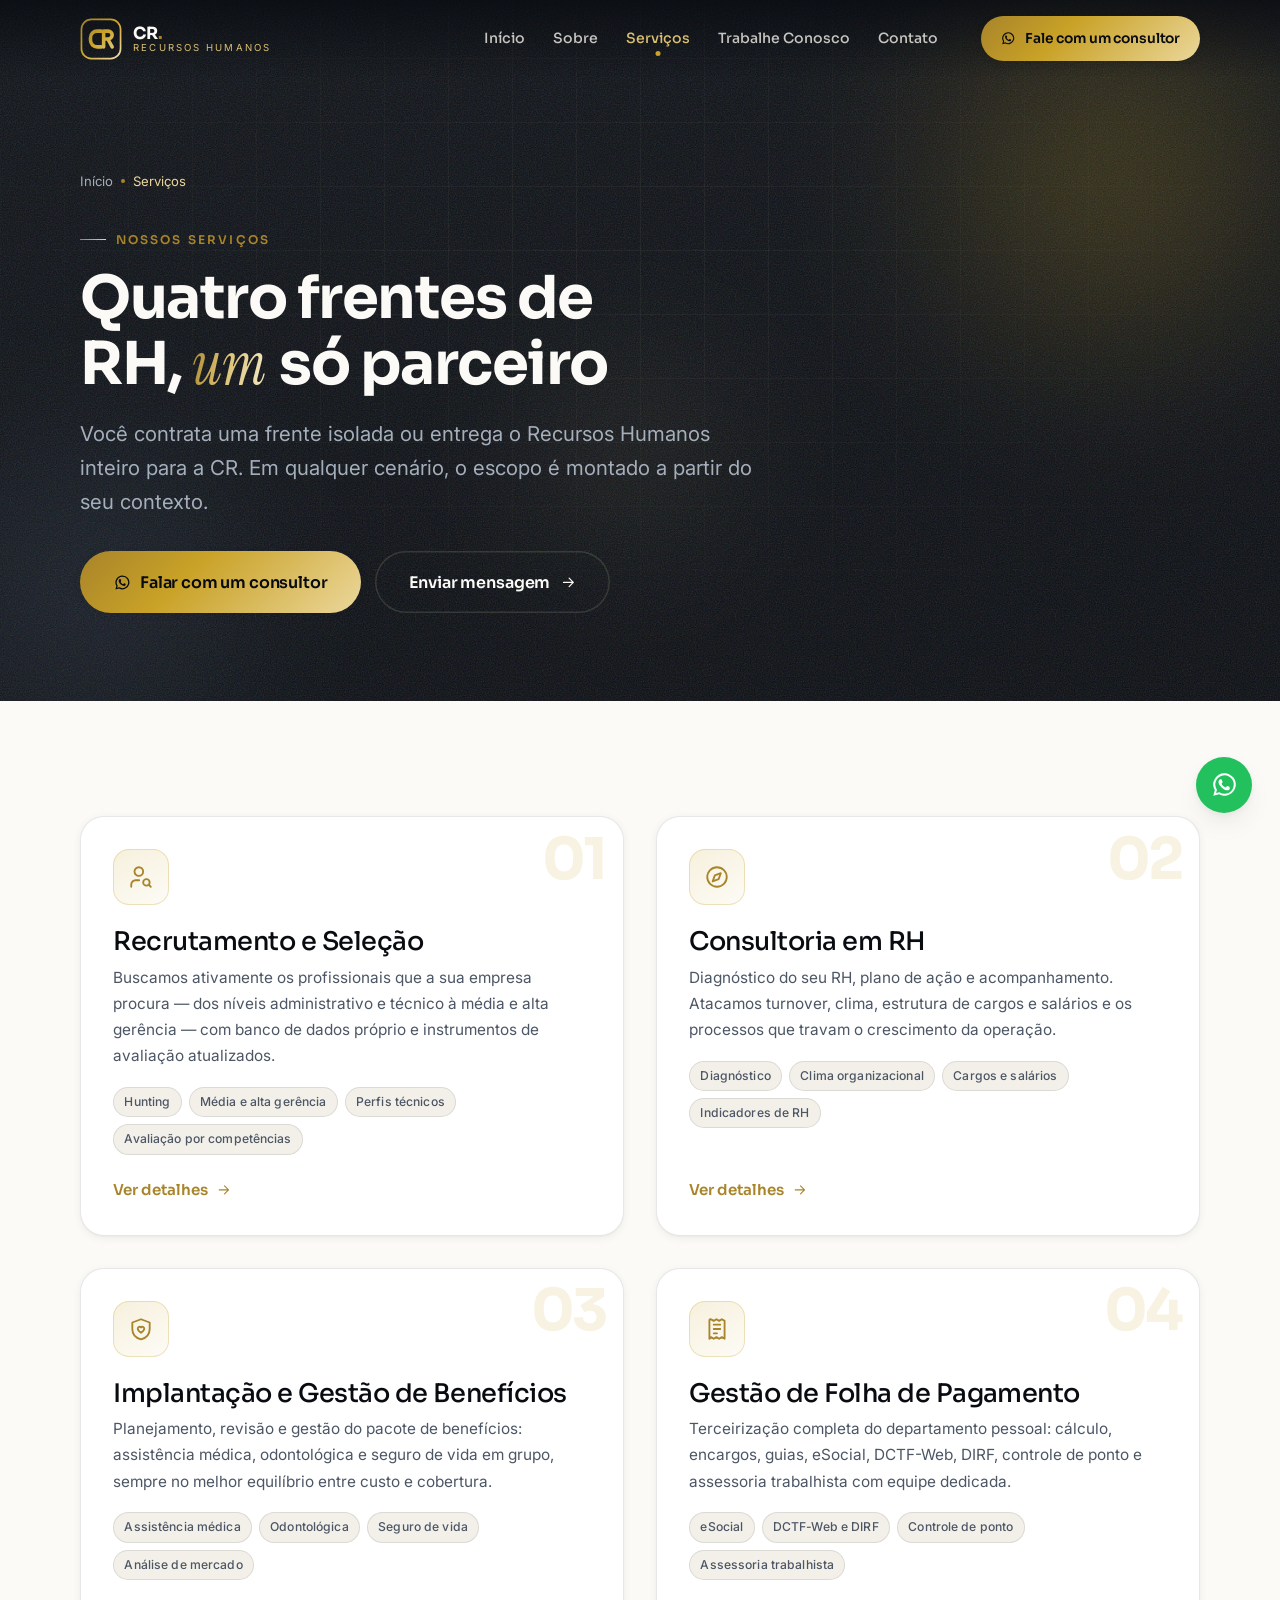
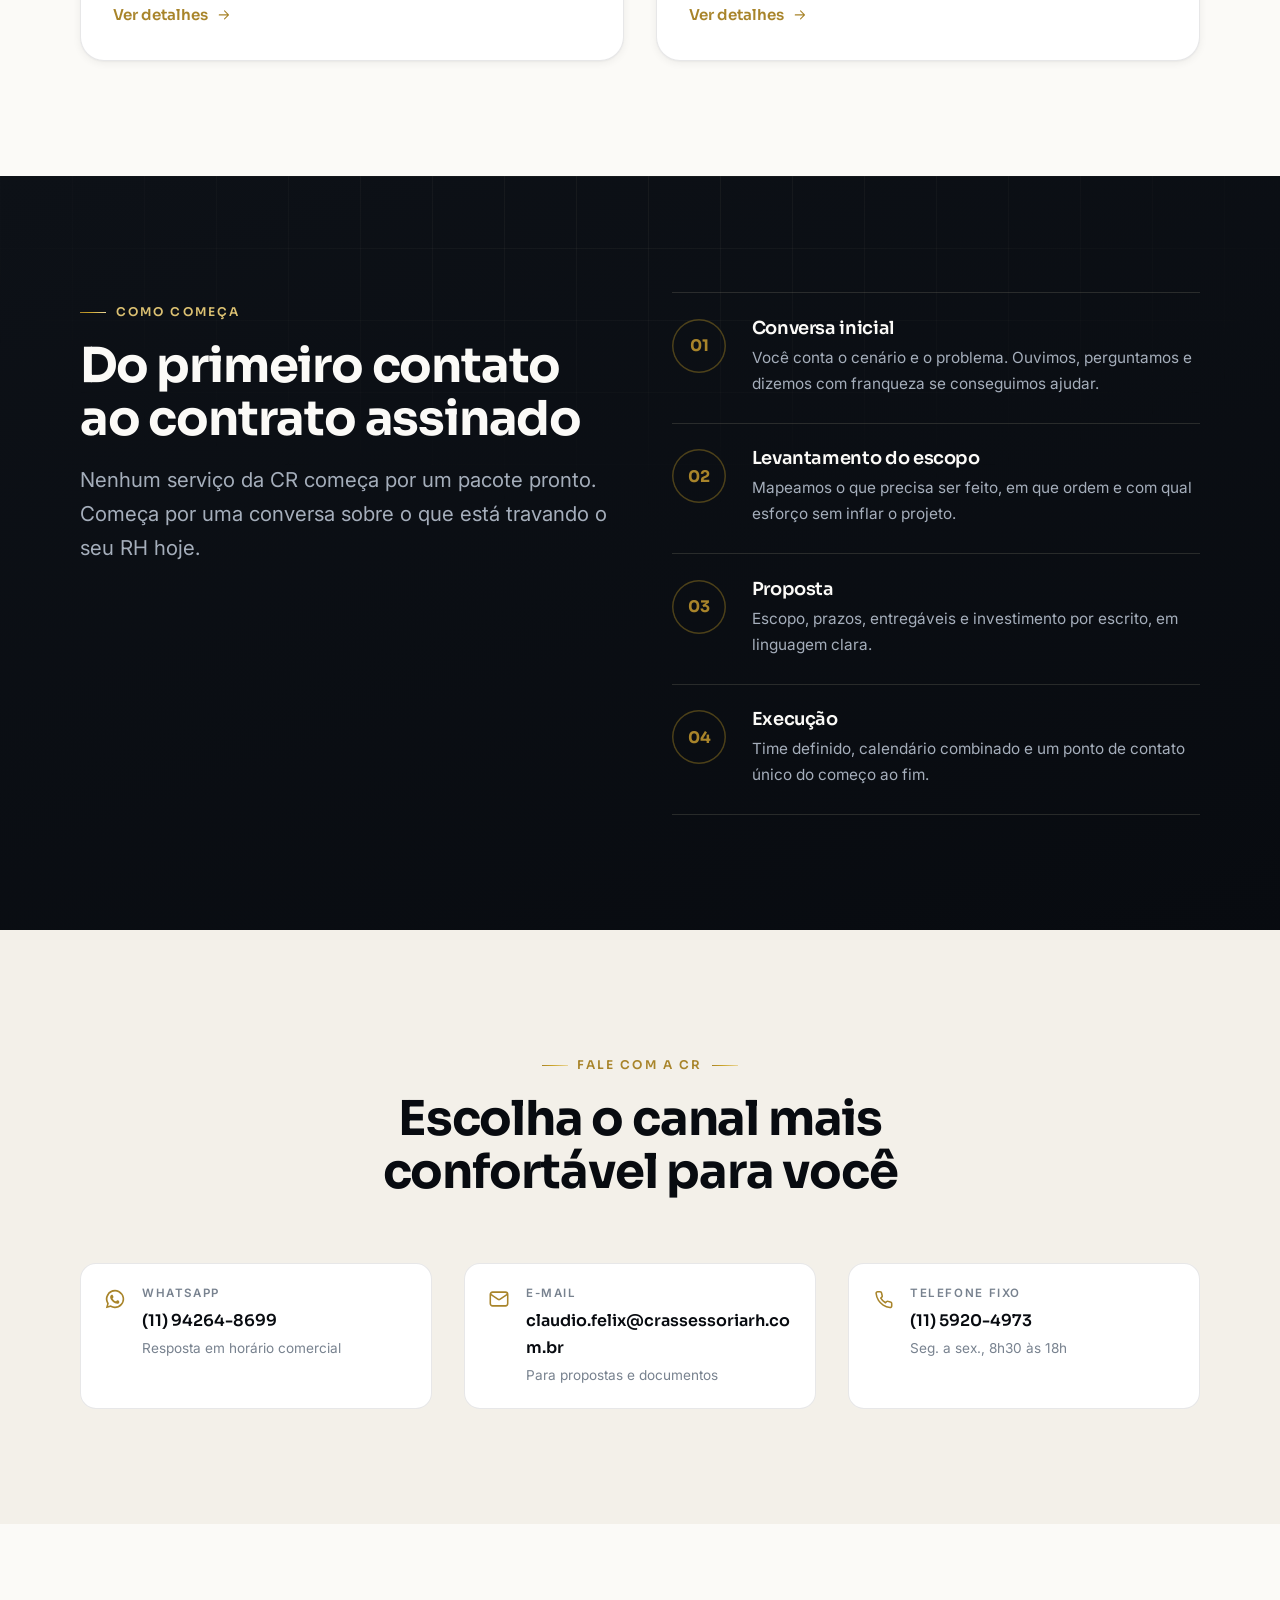
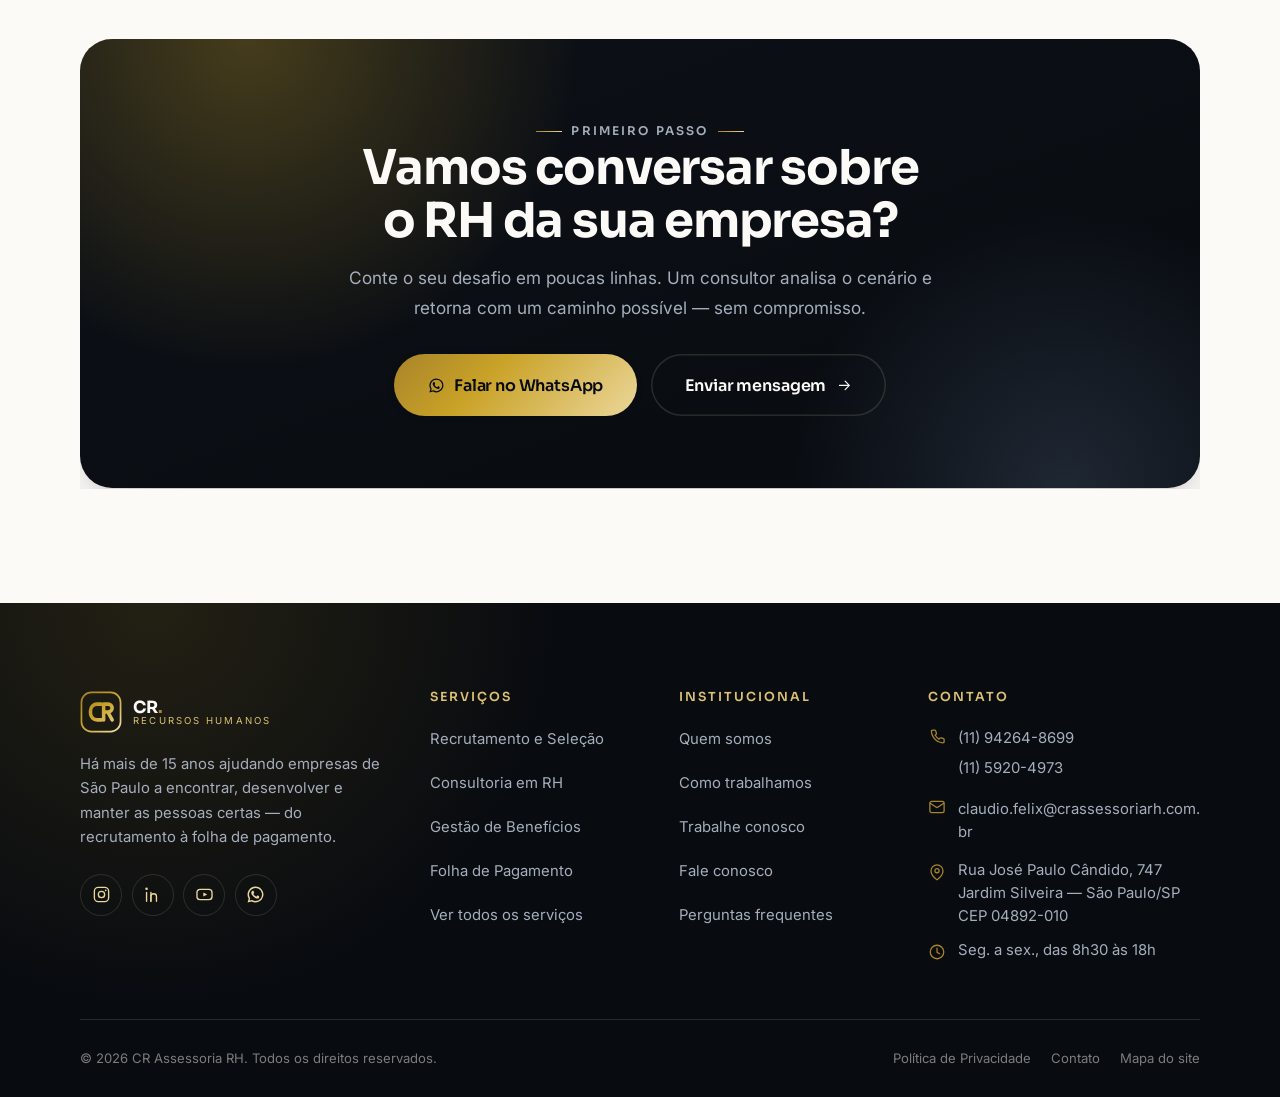
<file: servicos.html>
<!doctype html>
<html lang="pt-BR" prefix="og: https://ogp.me/ns#">
<head>
<meta charset="utf-8">
<meta name="viewport" content="width=device-width, initial-scale=1, viewport-fit=cover">
<script>document.documentElement.classList.add("js");</script>
<title>Serviços de RH: recrutamento, consultoria, benefícios e folha | CR</title>
<meta name="description" content="Conheça as quatro frentes de RH da CR: recrutamento e seleção, consultoria em recursos humanos, gestão de benefícios e terceirização da folha de pagamento.">
<link rel="canonical" href="https://crassessoriarh.com.br/servicos.html">
<meta name="robots" content="index, follow, max-image-preview:large, max-snippet:-1, max-video-preview:-1">
<meta name="author" content="CR Recursos Humanos">
<meta name="theme-color" content="#0D1117">
<meta name="format-detection" content="telephone=yes">
<meta name="keywords" content="serviços de rh, recrutamento e seleção, consultoria de rh, gestão de benefícios, folha de pagamento, terceirização de rh">
<!-- Geolocalização -->
<meta name="geo.region" content="BR-SP">
<meta name="geo.placename" content="São Paulo">

<!-- Open Graph -->
<meta property="og:type" content="website">
<meta property="og:site_name" content="CR Recursos Humanos">
<meta property="og:locale" content="pt_BR">
<meta property="og:url" content="https://crassessoriarh.com.br/servicos.html">
<meta property="og:title" content="Serviços de RH: recrutamento, consultoria, benefícios e folha | CR">
<meta property="og:description" content="Conheça as quatro frentes de RH da CR: recrutamento e seleção, consultoria em recursos humanos, gestão de benefícios e terceirização da folha de pagamento.">
<meta property="og:image" content="https://crassessoriarh.com.br/assets/img/og-image.png">
<meta property="og:image:width" content="1200">
<meta property="og:image:height" content="630">
<meta property="og:image:alt" content="CR Recursos Humanos — consultoria em recursos humanos">

<!-- Twitter / X -->
<meta name="twitter:card" content="summary_large_image">
<meta name="twitter:title" content="Serviços de RH: recrutamento, consultoria, benefícios e folha | CR">
<meta name="twitter:description" content="Conheça as quatro frentes de RH da CR: recrutamento e seleção, consultoria em recursos humanos, gestão de benefícios e terceirização da folha de pagamento.">
<meta name="twitter:image" content="https://crassessoriarh.com.br/assets/img/og-image.png">

<!-- Ícones e manifesto -->
<link rel="icon" href="assets/img/favicon.svg" type="image/svg+xml">
<link rel="apple-touch-icon" href="assets/img/favicon.svg">
<link rel="manifest" href="site.webmanifest">

<!-- Fontes -->
<link rel="preconnect" href="https://fonts.googleapis.com">
<link rel="preconnect" href="https://fonts.gstatic.com" crossorigin>
<link rel="preload" as="style" href="https://fonts.googleapis.com/css2?family=Inter:wght@400;500;600&family=Sora:wght@600;700&family=Instrument+Serif:ital@1&display=swap">
<link rel="stylesheet" href="https://fonts.googleapis.com/css2?family=Inter:wght@400;500;600&family=Sora:wght@600;700&family=Instrument+Serif:ital@1&display=swap" media="print" onload="this.media='all'">
<noscript><link rel="stylesheet" href="https://fonts.googleapis.com/css2?family=Inter:wght@400;500;600&family=Sora:wght@600;700&family=Instrument+Serif:ital@1&display=swap"></noscript>

<link rel="stylesheet" href="assets/css/style.css">

<script type="application/ld+json">
{
  "@context": "https://schema.org",
  "@graph": [
    {
      "@type": [
        "Organization",
        "ProfessionalService"
      ],
      "@id": "https://crassessoriarh.com.br/#organizacao",
      "name": "CR Recursos Humanos",
      "alternateName": [
        "CR Assessoria RH",
        "CR Consultoria de RH"
      ],
      "url": "https://crassessoriarh.com.br/",
      "logo": {
        "@type": "ImageObject",
        "url": "https://crassessoriarh.com.br/assets/img/logo-cr-full.svg",
        "width": 300,
        "height": 64
      },
      "image": "https://crassessoriarh.com.br/assets/img/og-image.png",
      "description": "Consultoria em RH, recrutamento e seleção, benefícios e folha de pagamento em São Paulo.",
      "telephone": [
        "+5511942648699",
        "+551159204973"
      ],
      "email": "claudio.felix@crassessoriarh.com.br",
      "founder": {
        "@type": "Person",
        "name": "Cláudio Roberto Félix"
      },
      "address": {
        "@type": "PostalAddress",
        "streetAddress": "Rua José Paulo Cândido, 747",
        "addressLocality": "São Paulo",
        "addressRegion": "SP",
        "postalCode": "04892-010",
        "addressCountry": "BR"
      },
      "areaServed": [
        {
          "@type": "City",
          "name": "São Paulo"
        },
        {
          "@type": "AdministrativeArea",
          "name": "Região Metropolitana de São Paulo"
        },
        {
          "@type": "Country",
          "name": "Brasil"
        }
      ],
      "knowsAbout": [
        "Recrutamento e seleção",
        "Consultoria em recursos humanos",
        "Gestão de benefícios",
        "Folha de pagamento",
        "Departamento pessoal",
        "eSocial",
        "Clima organizacional",
        "Cargos e salários",
        "Terceirização de RH"
      ],
      "sameAs": [
        "https://www.instagram.com/crassesoria/",
        "https://www.linkedin.com/in/claudio-roberto-felix-89b762145",
        "https://www.youtube.com/@crcalculojuridico"
      ],
      "openingHoursSpecification": [
        {
          "@type": "OpeningHoursSpecification",
          "dayOfWeek": [
            "Monday",
            "Tuesday",
            "Wednesday",
            "Thursday",
            "Friday"
          ],
          "opens": "08:30",
          "closes": "18:00"
        }
      ],
      "priceRange": "$$"
    },
    {
      "@type": "WebSite",
      "@id": "https://crassessoriarh.com.br/#website",
      "url": "https://crassessoriarh.com.br/",
      "name": "CR Recursos Humanos",
      "inLanguage": "pt-BR",
      "publisher": {
        "@id": "https://crassessoriarh.com.br/#organizacao"
      }
    },
    {
      "@type": "WebPage",
      "@id": "https://crassessoriarh.com.br/servicos.html#pagina",
      "url": "https://crassessoriarh.com.br/servicos.html",
      "name": "Serviços de RH: recrutamento, consultoria, benefícios e folha | CR",
      "description": "Conheça as quatro frentes de RH da CR: recrutamento e seleção, consultoria em recursos humanos, gestão de benefícios e terceirização da folha de pagamento.",
      "isPartOf": {
        "@id": "https://crassessoriarh.com.br/#website"
      },
      "about": {
        "@id": "https://crassessoriarh.com.br/#organizacao"
      },
      "inLanguage": "pt-BR",
      "primaryImageOfPage": "https://crassessoriarh.com.br/assets/img/og-image.png"
    },
    {
      "@type": "BreadcrumbList",
      "@id": "https://crassessoriarh.com.br/servicos.html#trilha",
      "itemListElement": [
        {
          "@type": "ListItem",
          "position": 1,
          "name": "Início",
          "item": "https://crassessoriarh.com.br/"
        },
        {
          "@type": "ListItem",
          "position": 2,
          "name": "Serviços",
          "item": "https://crassessoriarh.com.br/servicos.html"
        }
      ]
    },
    {
      "@type": "ItemList",
      "@id": "https://crassessoriarh.com.br/servicos.html#lista",
      "name": "Serviços de recursos humanos",
      "itemListElement": [
        {
          "@type": "ListItem",
          "position": 1,
          "name": "Recrutamento e Seleção",
          "url": "https://crassessoriarh.com.br/recrutamento-e-selecao.html"
        },
        {
          "@type": "ListItem",
          "position": 2,
          "name": "Consultoria em RH",
          "url": "https://crassessoriarh.com.br/consultoria-de-rh.html"
        },
        {
          "@type": "ListItem",
          "position": 3,
          "name": "Implantação e Gestão de Benefícios",
          "url": "https://crassessoriarh.com.br/gestao-de-beneficios.html"
        },
        {
          "@type": "ListItem",
          "position": 4,
          "name": "Gestão de Folha de Pagamento",
          "url": "https://crassessoriarh.com.br/folha-de-pagamento.html"
        }
      ]
    }
  ]
}
</script>
</head>
<body>
<a class="skip-link" href="#conteudo">Ir para o conteúdo principal</a>
<div class="progress-bar" aria-hidden="true"></div>
<header class="site-header">
  <div class="container header-inner">
    <a class="brand" href="index.html" aria-label="CR Recursos Humanos — página inicial">
      <svg class="brand__mark" viewBox="0 0 64 64" aria-hidden="true" focusable="false">
        <defs><linearGradient id="bg1" x1="8" y1="6" x2="56" y2="58" gradientUnits="userSpaceOnUse"><stop offset="0" stop-color="#A8842A"/><stop offset=".45" stop-color="#C9A227"/><stop offset="1" stop-color="#EBD79B"/></linearGradient></defs>
        <rect x="2.2" y="2.2" width="59.6" height="59.6" rx="15" fill="none" stroke="url(#bg1)" stroke-width="2.6"/>
        <path d="M32.5 20H26a10 10 0 0 0-10 10v4a10 10 0 0 0 10 10h6.5" fill="none" stroke="url(#bg1)" stroke-width="5.4" stroke-linecap="round"/>
        <path d="M36 44V20h7a6 6 0 0 1 0 12h-7m6.4 0L49 44" fill="none" stroke="url(#bg1)" stroke-width="5.4" stroke-linecap="round" stroke-linejoin="round"/>
      </svg>
      <span class="brand__text">
        <span class="brand__name">CR<span class="text-gold">.</span></span>
        <span class="brand__tag">Recursos Humanos</span>
      </span>
    </a>

    <nav class="nav" aria-label="Navegação principal">
      <ul class="nav__list">
        <li><a class="nav__link" href="index.html">Início</a></li>
        <li><a class="nav__link" href="sobre.html">Sobre</a></li>
        <li><a class="nav__link" href="servicos.html" aria-current="page">Serviços</a></li>
        <li><a class="nav__link" href="trabalhe-conosco.html">Trabalhe Conosco</a></li>
        <li><a class="nav__link" href="contato.html">Contato</a></li>
      </ul>
    </nav>

    <a class="btn btn--gold btn--sm header-cta" href="https://wa.me/5511942648699?text=Ol%C3%A1!%20Vim%20pelo%20site%20e%20gostaria%20de%20falar%20sobre%20servi%C3%A7os%20de%20RH." target="_blank" rel="noopener">
      <svg viewBox="0 0 24 24" fill="none" stroke="currentColor" stroke-width="1.7" stroke-linecap="round" stroke-linejoin="round" aria-hidden="true"><path fill="currentColor" stroke="none" d="M12 2a10 10 0 0 0-8.6 15.1L2 22l5.1-1.3A10 10 0 1 0 12 2Zm0 18.2a8.2 8.2 0 0 1-4.2-1.2l-.3-.2-3 .8.8-2.9-.2-.3A8.2 8.2 0 1 1 12 20.2Zm4.5-6.1c-.2-.1-1.4-.7-1.7-.8s-.4-.1-.6.1-.6.8-.8 1-.3.2-.6.1a6.7 6.7 0 0 1-2-1.2 7.4 7.4 0 0 1-1.3-1.7c-.2-.3 0-.4.1-.6l.4-.5a1.8 1.8 0 0 0 .3-.4.5.5 0 0 0 0-.5c0-.1-.6-1.4-.8-1.9s-.4-.4-.6-.4h-.5a1 1 0 0 0-.7.3A2.9 2.9 0 0 0 6.7 10a5.1 5.1 0 0 0 1 2.7 11.5 11.5 0 0 0 4.4 3.9 8.2 8.2 0 0 0 2.5.6 2.4 2.4 0 0 0 1.6-.6 2 2 0 0 0 .5-1.3c0-.2 0-.3-.2-.4Z"/></svg> Fale com um consultor
    </a>

    <button class="nav-toggle" type="button" aria-expanded="false" aria-controls="menu-mobile" aria-label="Abrir menu de navegação">
      <span class="nav-toggle__bars" aria-hidden="true"><i></i><i></i><i></i></span>
    </button>
  </div>
</header>

<div class="mobile-nav" id="menu-mobile" aria-hidden="true">
  <nav aria-label="Navegação principal (celular)">
    <ul class="mobile-nav__list">
      <li><a class="mobile-nav__link" href="index.html">Início</a></li>
      <li><a class="mobile-nav__link" href="sobre.html">Sobre</a></li>
      <li><a class="mobile-nav__link" href="servicos.html" aria-current="page">Serviços</a></li>
      <li><a class="mobile-nav__link" href="trabalhe-conosco.html">Trabalhe Conosco</a></li>
      <li><a class="mobile-nav__link" href="contato.html">Contato</a></li>
    </ul>
  </nav>
  <div class="mobile-nav__foot">
    <a class="btn btn--gold" href="https://wa.me/5511942648699" target="_blank" rel="noopener"><svg viewBox="0 0 24 24" fill="none" stroke="currentColor" stroke-width="1.7" stroke-linecap="round" stroke-linejoin="round" aria-hidden="true"><path fill="currentColor" stroke="none" d="M12 2a10 10 0 0 0-8.6 15.1L2 22l5.1-1.3A10 10 0 1 0 12 2Zm0 18.2a8.2 8.2 0 0 1-4.2-1.2l-.3-.2-3 .8.8-2.9-.2-.3A8.2 8.2 0 1 1 12 20.2Zm4.5-6.1c-.2-.1-1.4-.7-1.7-.8s-.4-.1-.6.1-.6.8-.8 1-.3.2-.6.1a6.7 6.7 0 0 1-2-1.2 7.4 7.4 0 0 1-1.3-1.7c-.2-.3 0-.4.1-.6l.4-.5a1.8 1.8 0 0 0 .3-.4.5.5 0 0 0 0-.5c0-.1-.6-1.4-.8-1.9s-.4-.4-.6-.4h-.5a1 1 0 0 0-.7.3A2.9 2.9 0 0 0 6.7 10a5.1 5.1 0 0 0 1 2.7 11.5 11.5 0 0 0 4.4 3.9 8.2 8.2 0 0 0 2.5.6 2.4 2.4 0 0 0 1.6-.6 2 2 0 0 0 .5-1.3c0-.2 0-.3-.2-.4Z"/></svg> Falar no WhatsApp</a>
    <a class="link-arrow" href="tel:+5511942648699"><svg viewBox="0 0 24 24" fill="none" stroke="currentColor" stroke-width="1.7" stroke-linecap="round" stroke-linejoin="round" aria-hidden="true"><path d="M21.5 16.9v2.6a1.7 1.7 0 0 1-1.9 1.7 17 17 0 0 1-7.4-2.6 16.7 16.7 0 0 1-5.1-5.1A17 17 0 0 1 4.5 6a1.7 1.7 0 0 1 1.7-1.9h2.6a1.7 1.7 0 0 1 1.7 1.5c.1.9.3 1.7.6 2.5a1.7 1.7 0 0 1-.4 1.8l-1.1 1.1a13.7 13.7 0 0 0 5.1 5.1l1.1-1.1a1.7 1.7 0 0 1 1.8-.4c.8.3 1.6.5 2.5.6a1.7 1.7 0 0 1 1.4 1.7Z"/></svg> (11) 94264-8699</a>
  </div>
</div>
<main id="conteudo">
<section class="hero hero--page" aria-labelledby="titulo-principal">
  <div class="hero__bg" aria-hidden="true">
    <div class="hero__grid"></div>
    <div class="hero__orb hero__orb--1 float-slow" data-parallax="0.09"></div>
    <div class="hero__orb hero__orb--2 float-slower" data-parallax="-0.05"></div>
    <div class="hero__orb hero__orb--3 float-slow"></div>
    <div class="hero__noise"></div>
    <div class="hero__spot"></div>
  </div>
  <div class="container">
    <nav class="breadcrumb" aria-label="Você está em"><ol><li><a href="index.html">Início</a></li><li><span aria-current="page">Serviços</span></li></ol></nav>
    <div style="max-width:760px;margin-top:1.5rem">
      <p class="eyebrow">Nossos serviços</p>
      <h1 id="titulo-principal" style="margin-block:1rem 1.25rem">Quatro frentes de RH, <em class="serif-accent">um</em> só parceiro</h1>
      <p class="lead">Você contrata uma frente isolada ou entrega o Recursos Humanos inteiro para a CR. Em qualquer cenário, o escopo é montado a partir do seu contexto.</p>
      <div class="btn-row" style="margin-top:2rem">
        <a class="btn btn--gold btn--lg" href="https://wa.me/5511942648699?text=Ol%C3%A1!%20Vim%20pelo%20site%20da%20CR%20Recursos%20Humanos%20e%20gostaria%20de%20conversar." target="_blank" rel="noopener"><svg viewBox="0 0 24 24" fill="none" stroke="currentColor" stroke-width="1.7" stroke-linecap="round" stroke-linejoin="round" aria-hidden="true"><path fill="currentColor" stroke="none" d="M12 2a10 10 0 0 0-8.6 15.1L2 22l5.1-1.3A10 10 0 1 0 12 2Zm0 18.2a8.2 8.2 0 0 1-4.2-1.2l-.3-.2-3 .8.8-2.9-.2-.3A8.2 8.2 0 1 1 12 20.2Zm4.5-6.1c-.2-.1-1.4-.7-1.7-.8s-.4-.1-.6.1-.6.8-.8 1-.3.2-.6.1a6.7 6.7 0 0 1-2-1.2 7.4 7.4 0 0 1-1.3-1.7c-.2-.3 0-.4.1-.6l.4-.5a1.8 1.8 0 0 0 .3-.4.5.5 0 0 0 0-.5c0-.1-.6-1.4-.8-1.9s-.4-.4-.6-.4h-.5a1 1 0 0 0-.7.3A2.9 2.9 0 0 0 6.7 10a5.1 5.1 0 0 0 1 2.7 11.5 11.5 0 0 0 4.4 3.9 8.2 8.2 0 0 0 2.5.6 2.4 2.4 0 0 0 1.6-.6 2 2 0 0 0 .5-1.3c0-.2 0-.3-.2-.4Z"/></svg> Falar com um consultor</a>
        <a class="btn btn--ghost btn--lg" href="contato.html">Enviar mensagem <svg viewBox="0 0 24 24" fill="none" stroke="currentColor" stroke-width="1.7" stroke-linecap="round" stroke-linejoin="round" aria-hidden="true"><path d="M5 12h14M13 6l6 6-6 6"/></svg></a>
      </div>
    </div>
  </div>
</section>

<section class="section" aria-labelledby="tit-lista">
  <div class="container">
    <h2 id="tit-lista" class="sr-only">Lista de serviços</h2>
    <div class="grid grid--2" data-stagger>
      <article class="card service-card">
        <span class="service-card__num" aria-hidden="true">01</span>
        <span class="icon-box"><svg viewBox="0 0 24 24" fill="none" stroke="currentColor" stroke-width="1.7" stroke-linecap="round" stroke-linejoin="round" aria-hidden="true"><circle cx="10" cy="7" r="4"/><path d="M10.3 15H7a4 4 0 0 0-4 4v2"/><circle cx="17" cy="17" r="3"/><path d="m21 21-1.9-1.9"/></svg></span>
        <h3 class="card__title"><a href="recrutamento-e-selecao.html" class="link-underline">Recrutamento e Seleção</a></h3>
        <p class="card__text">Buscamos ativamente os profissionais que a sua empresa procura — dos níveis administrativo e técnico à média e alta gerência — com banco de dados próprio e instrumentos de avaliação atualizados.</p>
        <ul class="tag-list"><li class="tag">Hunting</li><li class="tag">Média e alta gerência</li><li class="tag">Perfis técnicos</li><li class="tag">Avaliação por competências</li></ul>
        <a class="link-arrow" href="recrutamento-e-selecao.html" aria-label="Ver a página de Recrutamento e Seleção">Ver detalhes <svg viewBox="0 0 24 24" fill="none" stroke="currentColor" stroke-width="1.7" stroke-linecap="round" stroke-linejoin="round" aria-hidden="true"><path d="M5 12h14M13 6l6 6-6 6"/></svg></a>
      </article>
      <article class="card service-card">
        <span class="service-card__num" aria-hidden="true">02</span>
        <span class="icon-box"><svg viewBox="0 0 24 24" fill="none" stroke="currentColor" stroke-width="1.7" stroke-linecap="round" stroke-linejoin="round" aria-hidden="true"><circle cx="12" cy="12" r="9"/><path d="m15.5 8.5-2 5.5-5.5 2 2-5.5 5.5-2Z"/></svg></span>
        <h3 class="card__title"><a href="consultoria-de-rh.html" class="link-underline">Consultoria em RH</a></h3>
        <p class="card__text">Diagnóstico do seu RH, plano de ação e acompanhamento. Atacamos turnover, clima, estrutura de cargos e salários e os processos que travam o crescimento da operação.</p>
        <ul class="tag-list"><li class="tag">Diagnóstico</li><li class="tag">Clima organizacional</li><li class="tag">Cargos e salários</li><li class="tag">Indicadores de RH</li></ul>
        <a class="link-arrow" href="consultoria-de-rh.html" aria-label="Ver a página de Consultoria em RH">Ver detalhes <svg viewBox="0 0 24 24" fill="none" stroke="currentColor" stroke-width="1.7" stroke-linecap="round" stroke-linejoin="round" aria-hidden="true"><path d="M5 12h14M13 6l6 6-6 6"/></svg></a>
      </article>
      <article class="card service-card">
        <span class="service-card__num" aria-hidden="true">03</span>
        <span class="icon-box"><svg viewBox="0 0 24 24" fill="none" stroke="currentColor" stroke-width="1.7" stroke-linecap="round" stroke-linejoin="round" aria-hidden="true"><path d="M12 3 4 6v6c0 5 3.4 8.4 8 9.5 4.6-1.1 8-4.5 8-9.5V6l-8-3Z"/><path d="M12 15.5s-3-1.9-3-3.9a1.7 1.7 0 0 1 3-1 1.7 1.7 0 0 1 3 1c0 2-3 3.9-3 3.9Z"/></svg></span>
        <h3 class="card__title"><a href="gestao-de-beneficios.html" class="link-underline">Implantação e Gestão de Benefícios</a></h3>
        <p class="card__text">Planejamento, revisão e gestão do pacote de benefícios: assistência médica, odontológica e seguro de vida em grupo, sempre no melhor equilíbrio entre custo e cobertura.</p>
        <ul class="tag-list"><li class="tag">Assistência médica</li><li class="tag">Odontológica</li><li class="tag">Seguro de vida</li><li class="tag">Análise de mercado</li></ul>
        <a class="link-arrow" href="gestao-de-beneficios.html" aria-label="Ver a página de Implantação e Gestão de Benefícios">Ver detalhes <svg viewBox="0 0 24 24" fill="none" stroke="currentColor" stroke-width="1.7" stroke-linecap="round" stroke-linejoin="round" aria-hidden="true"><path d="M5 12h14M13 6l6 6-6 6"/></svg></a>
      </article>
      <article class="card service-card">
        <span class="service-card__num" aria-hidden="true">04</span>
        <span class="icon-box"><svg viewBox="0 0 24 24" fill="none" stroke="currentColor" stroke-width="1.7" stroke-linecap="round" stroke-linejoin="round" aria-hidden="true"><path d="M5 21V4a1 1 0 0 1 1.5-.9L9 4.5 11.5 3 14 4.5 16.5 3 19 4.5V21l-2.5-1.5L14 21l-2.5-1.5L9 21l-2.5-1.5L5 21Z"/><path d="M9 8h6M9 12h6M9 16h3"/></svg></span>
        <h3 class="card__title"><a href="folha-de-pagamento.html" class="link-underline">Gestão de Folha de Pagamento</a></h3>
        <p class="card__text">Terceirização completa do departamento pessoal: cálculo, encargos, guias, eSocial, DCTF-Web, DIRF, controle de ponto e assessoria trabalhista com equipe dedicada.</p>
        <ul class="tag-list"><li class="tag">eSocial</li><li class="tag">DCTF-Web e DIRF</li><li class="tag">Controle de ponto</li><li class="tag">Assessoria trabalhista</li></ul>
        <a class="link-arrow" href="folha-de-pagamento.html" aria-label="Ver a página de Gestão de Folha de Pagamento">Ver detalhes <svg viewBox="0 0 24 24" fill="none" stroke="currentColor" stroke-width="1.7" stroke-linecap="round" stroke-linejoin="round" aria-hidden="true"><path d="M5 12h14M13 6l6 6-6 6"/></svg></a>
      </article>
    </div>
  </div>
</section>

<section class="section bg-dark" aria-labelledby="tit-como">
  <div class="container">
    <div class="grid grid--2" style="gap:clamp(2rem,5vw,4rem);align-items:start">
      <div data-reveal="left" class="sticky-side">
        <p class="eyebrow">Como começa</p>
        <h2 id="tit-como" style="margin-block:1.1rem">Do primeiro contato ao contrato assinado</h2>
        <p class="lead">Nenhum serviço da CR começa por um pacote pronto. Começa por uma conversa sobre o que está travando o seu RH hoje.</p>
      </div>
      <ol class="process" data-reveal="right">
        <li class="process__item">
          <span class="process__num" aria-hidden="true">01</span>
          <h3 class="process__title">Conversa inicial</h3>
          <p class="process__text">Você conta o cenário e o problema. Ouvimos, perguntamos e dizemos com franqueza se conseguimos ajudar.</p>
        </li>
        <li class="process__item">
          <span class="process__num" aria-hidden="true">02</span>
          <h3 class="process__title">Levantamento do escopo</h3>
          <p class="process__text">Mapeamos o que precisa ser feito, em que ordem e com qual esforço sem inflar o projeto.</p>
        </li>
        <li class="process__item">
          <span class="process__num" aria-hidden="true">03</span>
          <h3 class="process__title">Proposta</h3>
          <p class="process__text">Escopo, prazos, entregáveis e investimento por escrito, em linguagem clara.</p>
        </li>
        <li class="process__item">
          <span class="process__num" aria-hidden="true">04</span>
          <h3 class="process__title">Execução</h3>
          <p class="process__text">Time definido, calendário combinado e um ponto de contato único do começo ao fim.</p>
        </li>
      </ol>
    </div>
  </div>
</section>

<section class="section bg-alt" aria-labelledby="tit-fale">
  <div class="container">
    <div class="section-head section-head--center" data-reveal>
      <p class="eyebrow eyebrow--center">Fale com a CR</p>
      <h2 id="tit-fale">Escolha o canal mais confortável para você</h2>
    </div>
    <div class="grid grid--3" data-stagger>
      <a class="contact-card" href="https://wa.me/5511942648699" target="_blank" rel="noopener">
        <svg viewBox="0 0 24 24" fill="none" stroke="currentColor" stroke-width="1.7" stroke-linecap="round" stroke-linejoin="round" aria-hidden="true"><path fill="currentColor" stroke="none" d="M12 2a10 10 0 0 0-8.6 15.1L2 22l5.1-1.3A10 10 0 1 0 12 2Zm0 18.2a8.2 8.2 0 0 1-4.2-1.2l-.3-.2-3 .8.8-2.9-.2-.3A8.2 8.2 0 1 1 12 20.2Zm4.5-6.1c-.2-.1-1.4-.7-1.7-.8s-.4-.1-.6.1-.6.8-.8 1-.3.2-.6.1a6.7 6.7 0 0 1-2-1.2 7.4 7.4 0 0 1-1.3-1.7c-.2-.3 0-.4.1-.6l.4-.5a1.8 1.8 0 0 0 .3-.4.5.5 0 0 0 0-.5c0-.1-.6-1.4-.8-1.9s-.4-.4-.6-.4h-.5a1 1 0 0 0-.7.3A2.9 2.9 0 0 0 6.7 10a5.1 5.1 0 0 0 1 2.7 11.5 11.5 0 0 0 4.4 3.9 8.2 8.2 0 0 0 2.5.6 2.4 2.4 0 0 0 1.6-.6 2 2 0 0 0 .5-1.3c0-.2 0-.3-.2-.4Z"/></svg>
        <span>
          <span class="contact-card__label">WhatsApp</span>
          <span class="contact-card__value">(11) 94264-8699</span>
          <span class="contact-card__note">Resposta em horário comercial</span>
        </span>
      </a>
      <a class="contact-card" href="mailto:claudio.felix@crassessoriarh.com.br">
        <svg viewBox="0 0 24 24" fill="none" stroke="currentColor" stroke-width="1.7" stroke-linecap="round" stroke-linejoin="round" aria-hidden="true"><rect x="2.5" y="4.5" width="19" height="15" rx="2.5"/><path d="m3 7 8.1 5.4a1.7 1.7 0 0 0 1.8 0L21 7"/></svg>
        <span>
          <span class="contact-card__label">E-mail</span>
          <span class="contact-card__value">claudio.felix@crassessoriarh.com.br</span>
          <span class="contact-card__note">Para propostas e documentos</span>
        </span>
      </a>
      <a class="contact-card" href="tel:+551159204973">
        <svg viewBox="0 0 24 24" fill="none" stroke="currentColor" stroke-width="1.7" stroke-linecap="round" stroke-linejoin="round" aria-hidden="true"><path d="M21.5 16.9v2.6a1.7 1.7 0 0 1-1.9 1.7 17 17 0 0 1-7.4-2.6 16.7 16.7 0 0 1-5.1-5.1A17 17 0 0 1 4.5 6a1.7 1.7 0 0 1 1.7-1.9h2.6a1.7 1.7 0 0 1 1.7 1.5c.1.9.3 1.7.6 2.5a1.7 1.7 0 0 1-.4 1.8l-1.1 1.1a13.7 13.7 0 0 0 5.1 5.1l1.1-1.1a1.7 1.7 0 0 1 1.8-.4c.8.3 1.6.5 2.5.6a1.7 1.7 0 0 1 1.4 1.7Z"/></svg>
        <span>
          <span class="contact-card__label">Telefone fixo</span>
          <span class="contact-card__value">(11) 5920-4973</span>
          <span class="contact-card__note">Seg. a sex., 8h30 às 18h</span>
        </span>
      </a>
    </div>
  </div>
</section>
<section class="section" aria-labelledby="cta-final">
  <div class="container">
    <div class="cta-band" data-reveal="scale">
      <p class="eyebrow eyebrow--center" style="justify-content:center">Primeiro passo</p>
      <h2 id="cta-final">Vamos conversar sobre o RH da sua empresa?</h2>
      <p style="margin-top:1rem">Conte o seu desafio em poucas linhas. Um consultor analisa o cenário e retorna com um caminho possível — sem compromisso.</p>
      <div class="btn-row">
        <a class="btn btn--gold btn--lg" href="https://wa.me/5511942648699?text=Ol%C3%A1!%20Vim%20pelo%20site%20da%20CR%20Recursos%20Humanos%20e%20gostaria%20de%20conversar." target="_blank" rel="noopener"><svg viewBox="0 0 24 24" fill="none" stroke="currentColor" stroke-width="1.7" stroke-linecap="round" stroke-linejoin="round" aria-hidden="true"><path fill="currentColor" stroke="none" d="M12 2a10 10 0 0 0-8.6 15.1L2 22l5.1-1.3A10 10 0 1 0 12 2Zm0 18.2a8.2 8.2 0 0 1-4.2-1.2l-.3-.2-3 .8.8-2.9-.2-.3A8.2 8.2 0 1 1 12 20.2Zm4.5-6.1c-.2-.1-1.4-.7-1.7-.8s-.4-.1-.6.1-.6.8-.8 1-.3.2-.6.1a6.7 6.7 0 0 1-2-1.2 7.4 7.4 0 0 1-1.3-1.7c-.2-.3 0-.4.1-.6l.4-.5a1.8 1.8 0 0 0 .3-.4.5.5 0 0 0 0-.5c0-.1-.6-1.4-.8-1.9s-.4-.4-.6-.4h-.5a1 1 0 0 0-.7.3A2.9 2.9 0 0 0 6.7 10a5.1 5.1 0 0 0 1 2.7 11.5 11.5 0 0 0 4.4 3.9 8.2 8.2 0 0 0 2.5.6 2.4 2.4 0 0 0 1.6-.6 2 2 0 0 0 .5-1.3c0-.2 0-.3-.2-.4Z"/></svg> Falar no WhatsApp</a>
        <a class="btn btn--ghost btn--lg" href="contato.html">Enviar mensagem <svg viewBox="0 0 24 24" fill="none" stroke="currentColor" stroke-width="1.7" stroke-linecap="round" stroke-linejoin="round" aria-hidden="true"><path d="M5 12h14M13 6l6 6-6 6"/></svg></a>
      </div>
    </div>
  </div>
</section>
</main>
<footer class="site-footer">
  <div class="container">
    <div class="footer-grid">

      <div class="footer-brand">
        <a class="brand" href="index.html" aria-label="CR Recursos Humanos — página inicial">
          <svg class="brand__mark" viewBox="0 0 64 64" aria-hidden="true" focusable="false">
        <defs><linearGradient id="bg1" x1="8" y1="6" x2="56" y2="58" gradientUnits="userSpaceOnUse"><stop offset="0" stop-color="#A8842A"/><stop offset=".45" stop-color="#C9A227"/><stop offset="1" stop-color="#EBD79B"/></linearGradient></defs>
        <rect x="2.2" y="2.2" width="59.6" height="59.6" rx="15" fill="none" stroke="url(#bg1)" stroke-width="2.6"/>
        <path d="M32.5 20H26a10 10 0 0 0-10 10v4a10 10 0 0 0 10 10h6.5" fill="none" stroke="url(#bg1)" stroke-width="5.4" stroke-linecap="round"/>
        <path d="M36 44V20h7a6 6 0 0 1 0 12h-7m6.4 0L49 44" fill="none" stroke="url(#bg1)" stroke-width="5.4" stroke-linecap="round" stroke-linejoin="round"/>
      </svg>
          <span class="brand__text">
            <span class="brand__name">CR<span class="text-gold">.</span></span>
            <span class="brand__tag">Recursos Humanos</span>
          </span>
        </a>
        <p>Há mais de 15 anos ajudando empresas de São Paulo a encontrar, desenvolver e manter as pessoas certas — do recrutamento à folha de pagamento.</p>
        <ul class="socials">
          <li><a class="social" href="https://www.instagram.com/crassesoria/" target="_blank" rel="noopener" aria-label="Instagram da CR Recursos Humanos"><svg viewBox="0 0 24 24" fill="none" stroke="currentColor" stroke-width="1.7" stroke-linecap="round" stroke-linejoin="round" aria-hidden="true"><rect x="3" y="3" width="18" height="18" rx="5"/><circle cx="12" cy="12" r="4"/><circle cx="17.3" cy="6.7" r="1.1" fill="currentColor" stroke="none"/></svg></a></li>
          <li><a class="social" href="https://www.linkedin.com/in/claudio-roberto-felix-89b762145" target="_blank" rel="noopener" aria-label="LinkedIn de Cláudio Roberto Félix"><svg viewBox="0 0 24 24" fill="none" stroke="currentColor" stroke-width="1.7" stroke-linecap="round" stroke-linejoin="round" aria-hidden="true"><path d="M4.5 9.5v11M4.5 5.2v.1"/><path d="M10 20.5v-6a3.5 3.5 0 0 1 7 0v6"/><path d="M10 9.5v11"/><circle cx="4.5" cy="4.8" r="1.6" fill="currentColor" stroke="none"/></svg></a></li>
          <li><a class="social" href="https://www.youtube.com/@crcalculojuridico" target="_blank" rel="noopener" aria-label="Canal no YouTube"><svg viewBox="0 0 24 24" fill="none" stroke="currentColor" stroke-width="1.7" stroke-linecap="round" stroke-linejoin="round" aria-hidden="true"><rect x="2.5" y="5.5" width="19" height="13" rx="4"/><path d="m10.5 9.5 5 2.5-5 2.5v-5Z" fill="currentColor" stroke="none"/></svg></a></li>
          <li><a class="social" href="https://wa.me/5511942648699" target="_blank" rel="noopener" aria-label="WhatsApp da CR Recursos Humanos"><svg viewBox="0 0 24 24" fill="none" stroke="currentColor" stroke-width="1.7" stroke-linecap="round" stroke-linejoin="round" aria-hidden="true"><path fill="currentColor" stroke="none" d="M12 2a10 10 0 0 0-8.6 15.1L2 22l5.1-1.3A10 10 0 1 0 12 2Zm0 18.2a8.2 8.2 0 0 1-4.2-1.2l-.3-.2-3 .8.8-2.9-.2-.3A8.2 8.2 0 1 1 12 20.2Zm4.5-6.1c-.2-.1-1.4-.7-1.7-.8s-.4-.1-.6.1-.6.8-.8 1-.3.2-.6.1a6.7 6.7 0 0 1-2-1.2 7.4 7.4 0 0 1-1.3-1.7c-.2-.3 0-.4.1-.6l.4-.5a1.8 1.8 0 0 0 .3-.4.5.5 0 0 0 0-.5c0-.1-.6-1.4-.8-1.9s-.4-.4-.6-.4h-.5a1 1 0 0 0-.7.3A2.9 2.9 0 0 0 6.7 10a5.1 5.1 0 0 0 1 2.7 11.5 11.5 0 0 0 4.4 3.9 8.2 8.2 0 0 0 2.5.6 2.4 2.4 0 0 0 1.6-.6 2 2 0 0 0 .5-1.3c0-.2 0-.3-.2-.4Z"/></svg></a></li>
        </ul>
      </div>

      <div class="footer-col">
        <h3>Serviços</h3>
        <ul>
          <li><a href="recrutamento-e-selecao.html">Recrutamento e Seleção</a></li>
          <li><a href="consultoria-de-rh.html">Consultoria em RH</a></li>
          <li><a href="gestao-de-beneficios.html">Gestão de Benefícios</a></li>
          <li><a href="folha-de-pagamento.html">Folha de Pagamento</a></li>
          <li><a href="servicos.html">Ver todos os serviços</a></li>
        </ul>
      </div>

      <div class="footer-col">
        <h3>Institucional</h3>
        <ul>
          <li><a href="sobre.html">Quem somos</a></li>
          <li><a href="sobre.html#processo">Como trabalhamos</a></li>
          <li><a href="trabalhe-conosco.html">Trabalhe conosco</a></li>
          <li><a href="contato.html">Fale conosco</a></li>
          <li><a href="index.html#faq">Perguntas frequentes</a></li>
        </ul>
      </div>

      <div class="footer-col">
        <h3>Contato</h3>
        <ul class="footer-contact">
          <li><svg viewBox="0 0 24 24" fill="none" stroke="currentColor" stroke-width="1.7" stroke-linecap="round" stroke-linejoin="round" aria-hidden="true"><path d="M21.5 16.9v2.6a1.7 1.7 0 0 1-1.9 1.7 17 17 0 0 1-7.4-2.6 16.7 16.7 0 0 1-5.1-5.1A17 17 0 0 1 4.5 6a1.7 1.7 0 0 1 1.7-1.9h2.6a1.7 1.7 0 0 1 1.7 1.5c.1.9.3 1.7.6 2.5a1.7 1.7 0 0 1-.4 1.8l-1.1 1.1a13.7 13.7 0 0 0 5.1 5.1l1.1-1.1a1.7 1.7 0 0 1 1.8-.4c.8.3 1.6.5 2.5.6a1.7 1.7 0 0 1 1.4 1.7Z"/></svg><span><a href="tel:+5511942648699">(11) 94264-8699</a><br><a href="tel:+551159204973">(11) 5920-4973</a></span></li>
          <li><svg viewBox="0 0 24 24" fill="none" stroke="currentColor" stroke-width="1.7" stroke-linecap="round" stroke-linejoin="round" aria-hidden="true"><rect x="2.5" y="4.5" width="19" height="15" rx="2.5"/><path d="m3 7 8.1 5.4a1.7 1.7 0 0 0 1.8 0L21 7"/></svg><a href="mailto:claudio.felix@crassessoriarh.com.br">claudio.felix@crassessoriarh.com.br</a></li>
          <li><svg viewBox="0 0 24 24" fill="none" stroke="currentColor" stroke-width="1.7" stroke-linecap="round" stroke-linejoin="round" aria-hidden="true"><path d="M20 10.5c0 5.5-8 12-8 12s-8-6.5-8-12a8 8 0 0 1 16 0Z"/><circle cx="12" cy="10.2" r="2.8"/></svg><span>Rua José Paulo Cândido, 747<br>Jardim Silveira — São Paulo/SP<br>CEP 04892-010</span></li>
          <li><svg viewBox="0 0 24 24" fill="none" stroke="currentColor" stroke-width="1.7" stroke-linecap="round" stroke-linejoin="round" aria-hidden="true"><circle cx="12" cy="12" r="9"/><path d="M12 7v5.3l3.4 2"/></svg><span>Seg. a sex., das 8h30 às 18h</span></li>
        </ul>
      </div>

    </div>

    <div class="footer-bottom">
      <p>&copy; <span data-year>2026</span> CR Assessoria RH. Todos os direitos reservados.</p>
      <nav aria-label="Links do rodapé">
        <a href="politica-de-privacidade.html">Política de Privacidade</a>
        <a href="contato.html">Contato</a>
        <a href="sitemap.xml">Mapa do site</a>
      </nav>
    </div>
  </div>
</footer>

<div class="floaters">
  <a class="fab fab--wa" href="https://wa.me/5511942648699?text=Ol%C3%A1!%20Vim%20pelo%20site%20da%20CR%20Recursos%20Humanos." target="_blank" rel="noopener" aria-label="Conversar no WhatsApp">
    <span class="fab__tip" aria-hidden="true">Fale conosco</span>
    <svg viewBox="0 0 24 24" fill="none" stroke="currentColor" stroke-width="1.7" stroke-linecap="round" stroke-linejoin="round" aria-hidden="true"><path fill="currentColor" stroke="none" d="M12 2a10 10 0 0 0-8.6 15.1L2 22l5.1-1.3A10 10 0 1 0 12 2Zm0 18.2a8.2 8.2 0 0 1-4.2-1.2l-.3-.2-3 .8.8-2.9-.2-.3A8.2 8.2 0 1 1 12 20.2Zm4.5-6.1c-.2-.1-1.4-.7-1.7-.8s-.4-.1-.6.1-.6.8-.8 1-.3.2-.6.1a6.7 6.7 0 0 1-2-1.2 7.4 7.4 0 0 1-1.3-1.7c-.2-.3 0-.4.1-.6l.4-.5a1.8 1.8 0 0 0 .3-.4.5.5 0 0 0 0-.5c0-.1-.6-1.4-.8-1.9s-.4-.4-.6-.4h-.5a1 1 0 0 0-.7.3A2.9 2.9 0 0 0 6.7 10a5.1 5.1 0 0 0 1 2.7 11.5 11.5 0 0 0 4.4 3.9 8.2 8.2 0 0 0 2.5.6 2.4 2.4 0 0 0 1.6-.6 2 2 0 0 0 .5-1.3c0-.2 0-.3-.2-.4Z"/></svg>
  </a>
  <button class="fab fab--top" type="button" aria-label="Voltar ao topo da página"><svg viewBox="0 0 24 24" fill="none" stroke="currentColor" stroke-width="1.7" stroke-linecap="round" stroke-linejoin="round" aria-hidden="true"><path d="M12 19V5M6 11l6-6 6 6"/></svg></button>
</div>

<script src="assets/js/main.js" defer></script>
</body>
</html>
</file>
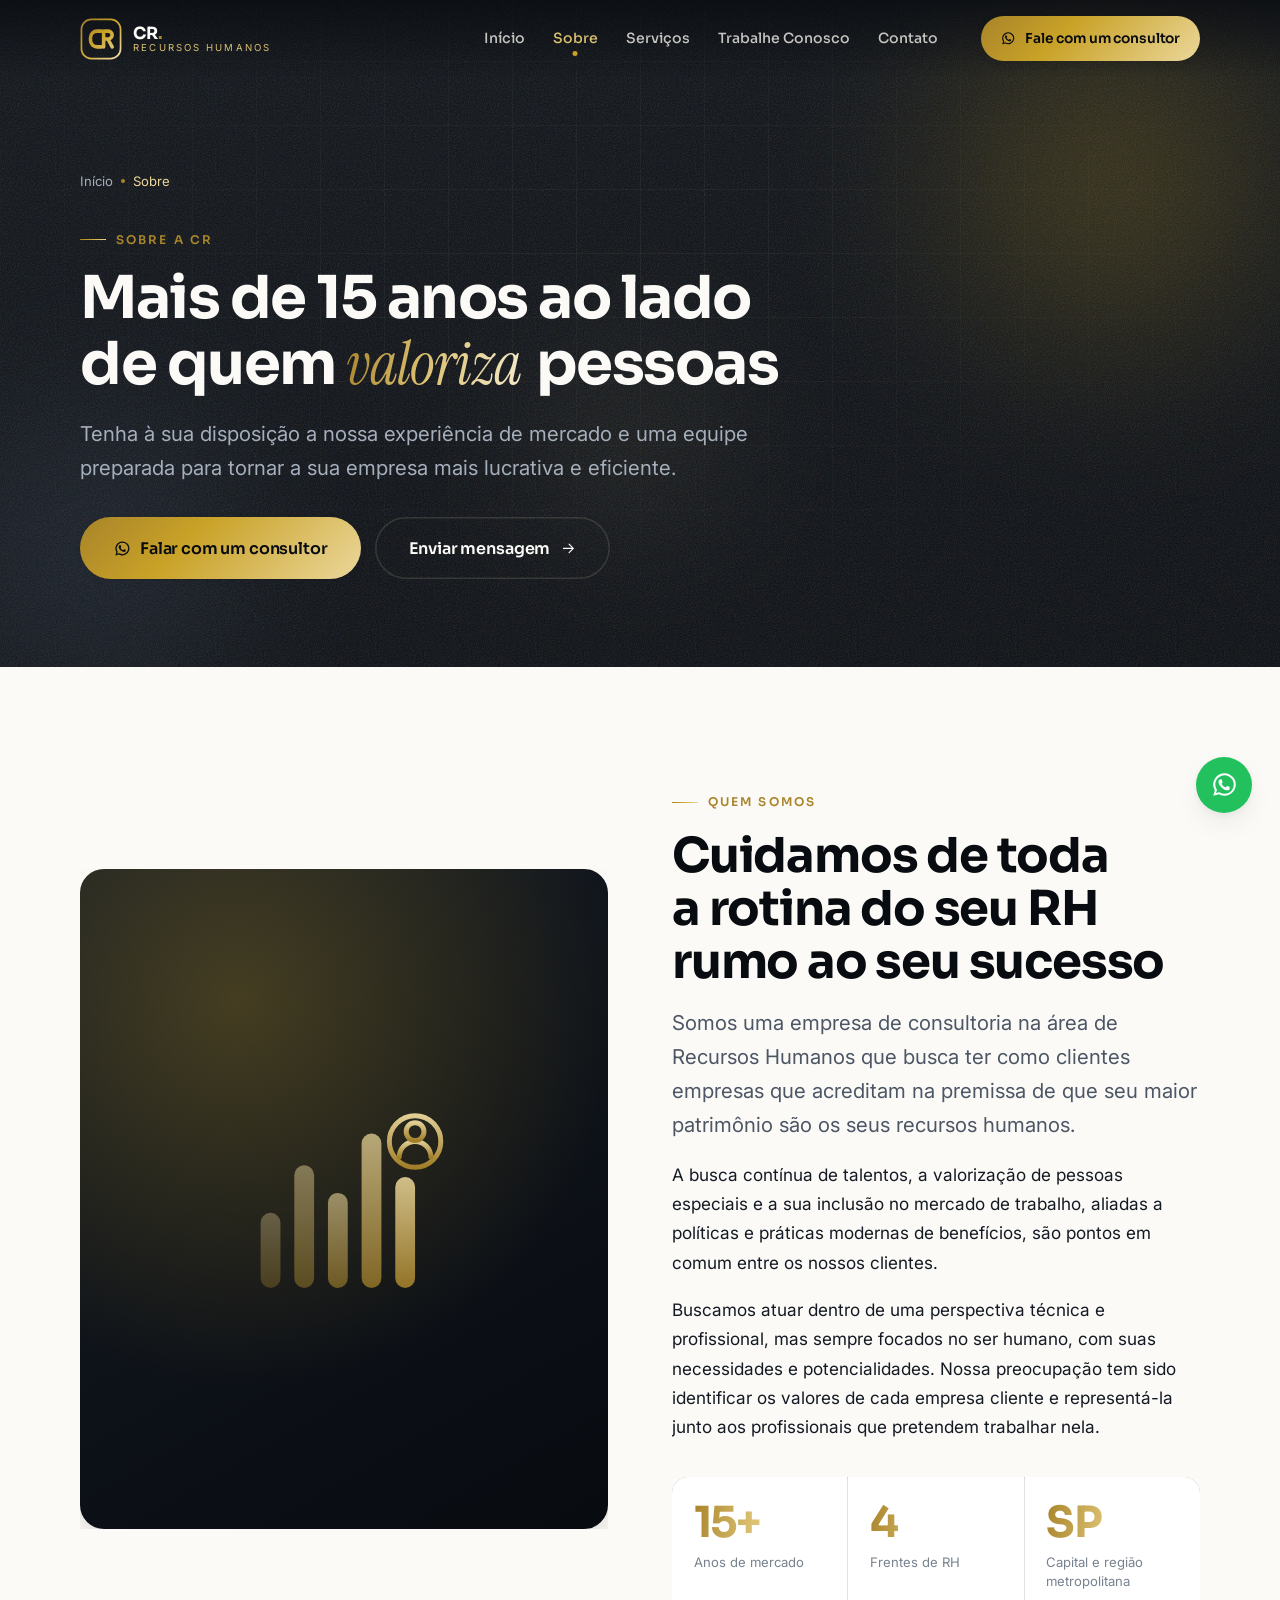
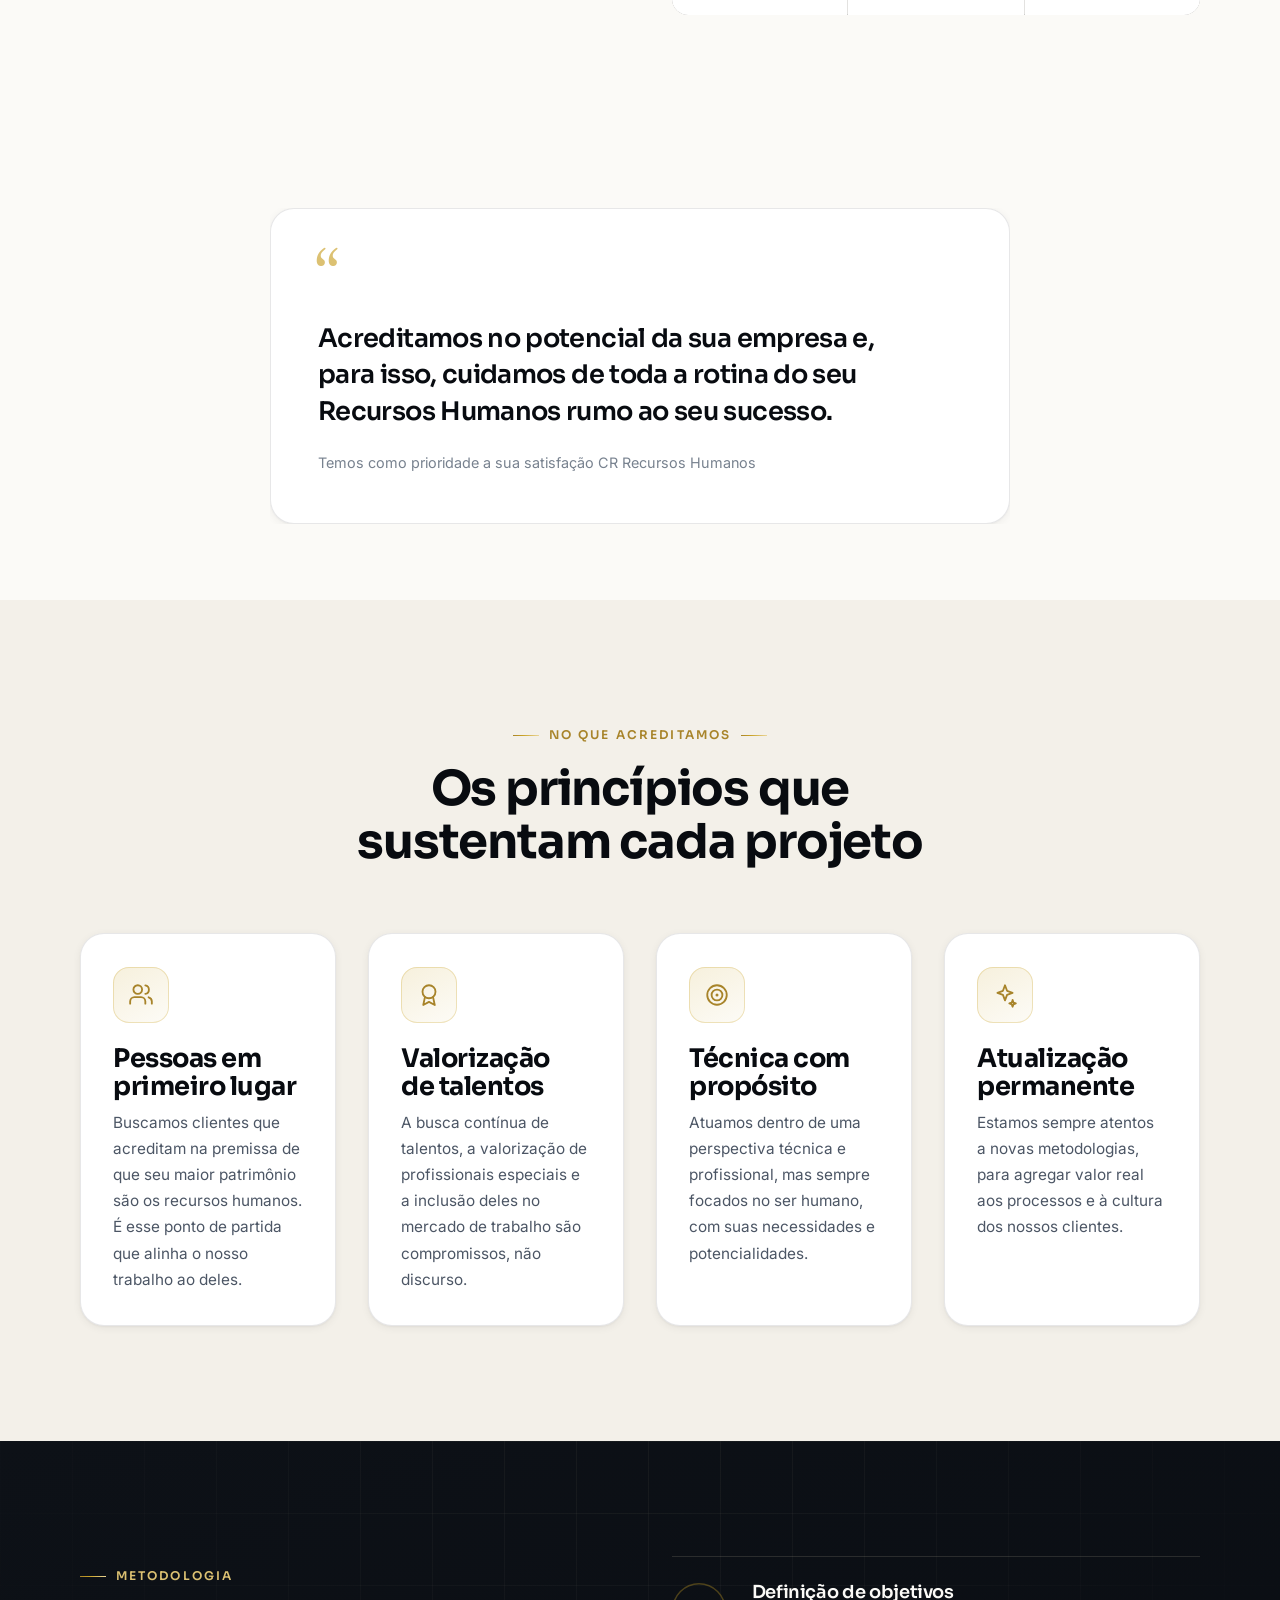
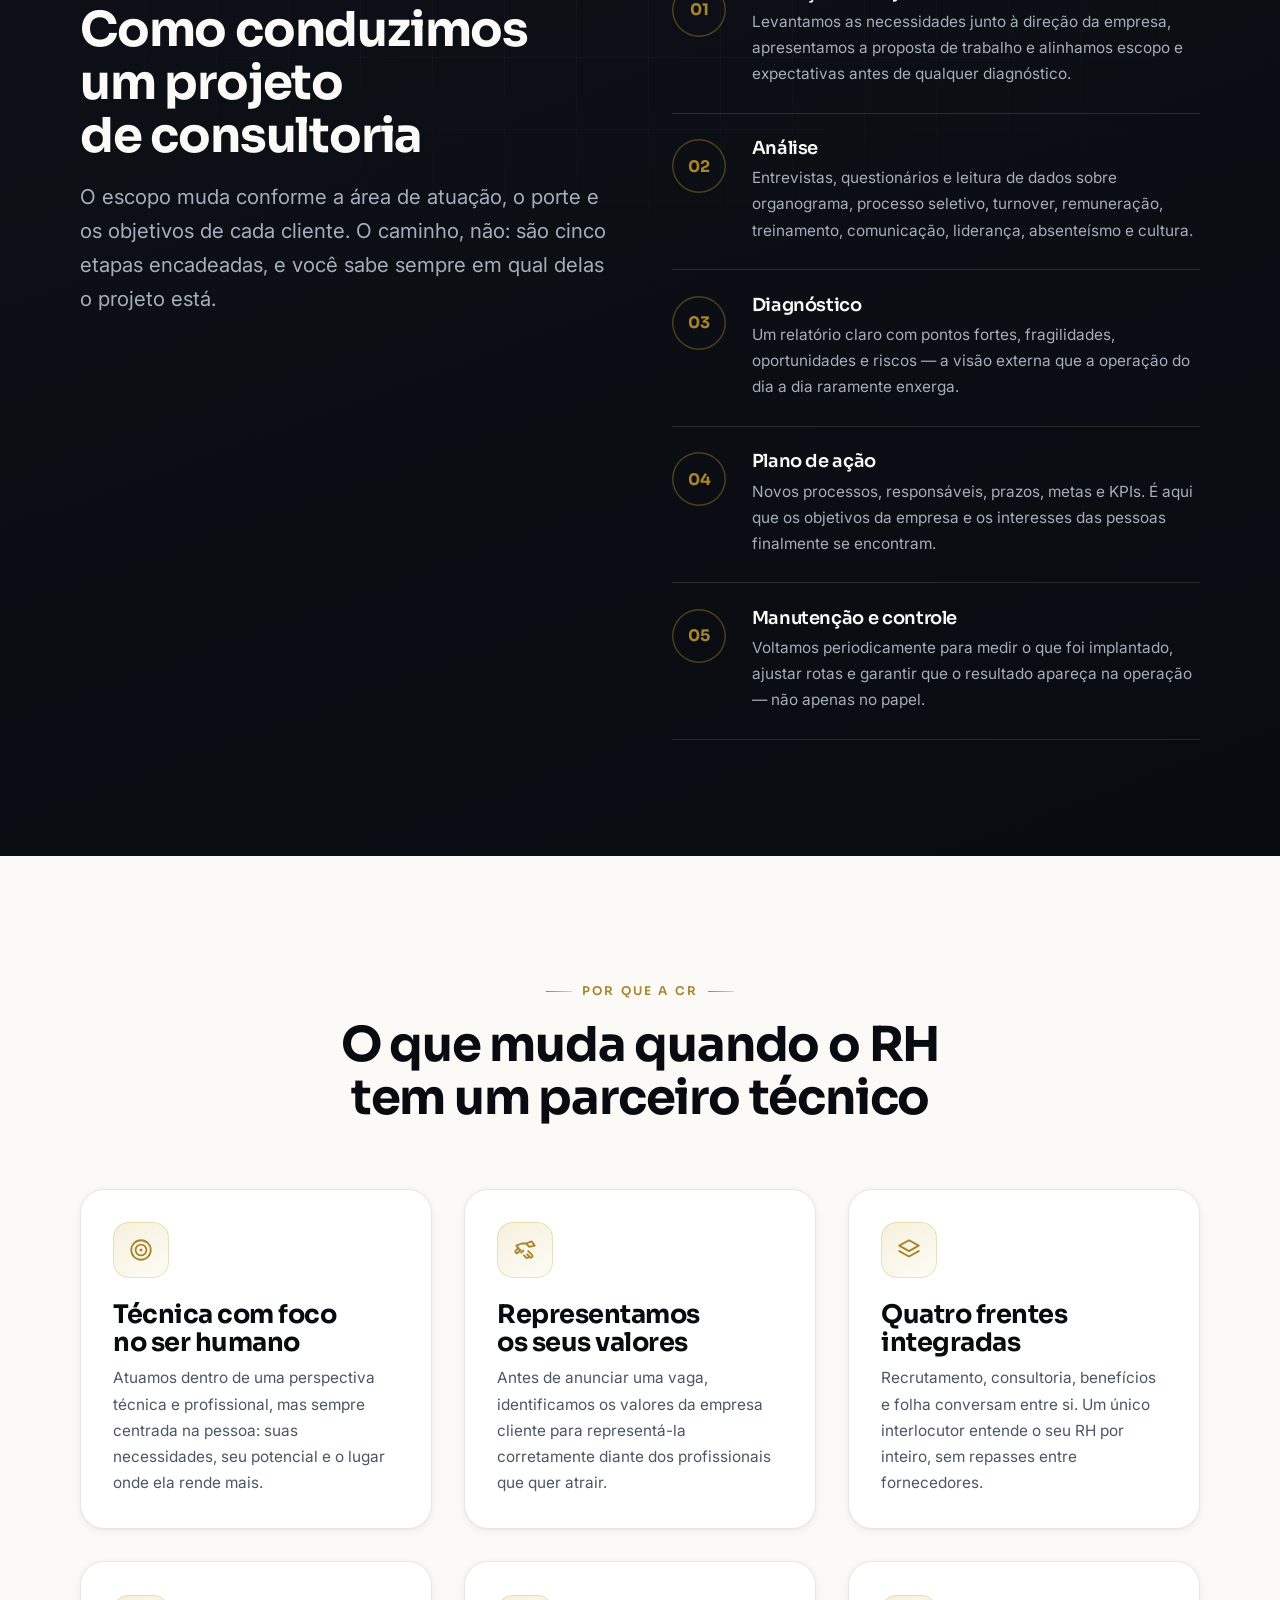
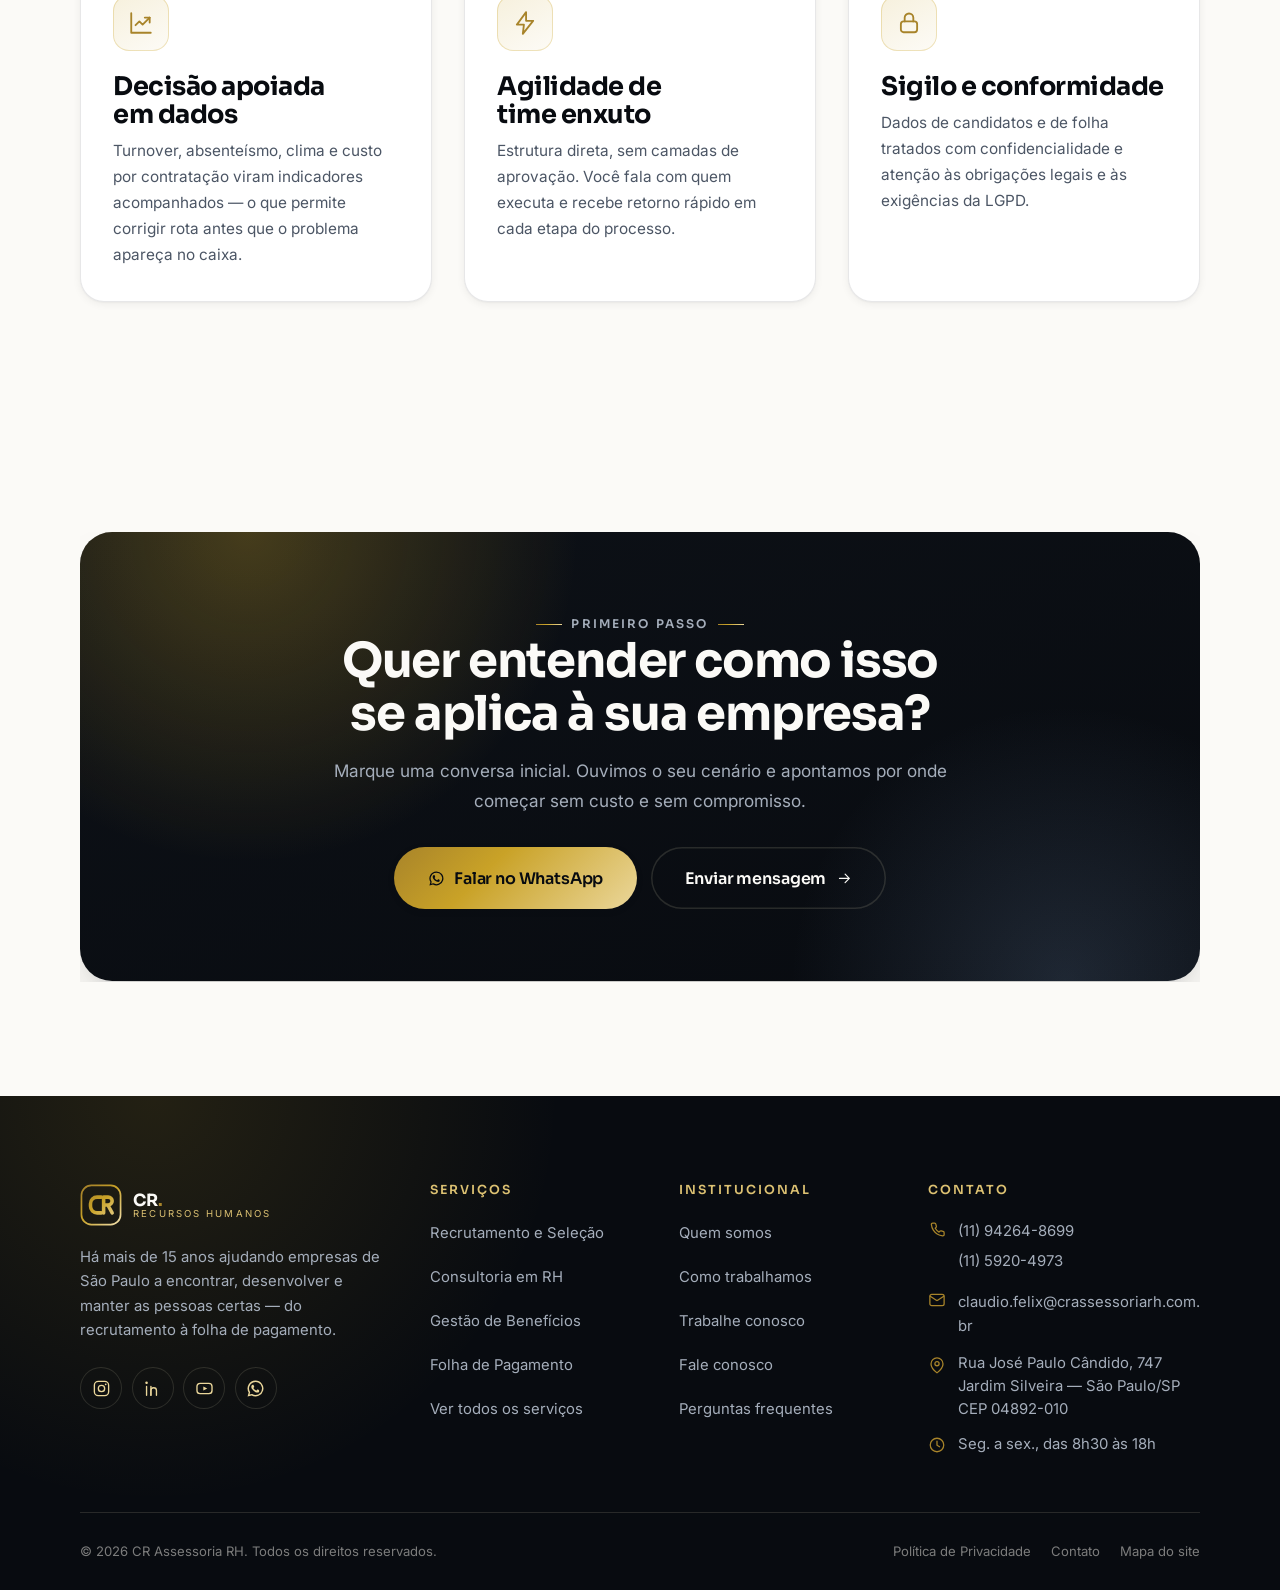
<file: sobre.html>
<!doctype html>
<html lang="pt-BR" prefix="og: https://ogp.me/ns#">
<head>
<meta charset="utf-8">
<meta name="viewport" content="width=device-width, initial-scale=1, viewport-fit=cover">
<script>document.documentElement.classList.add("js");</script>
<title>Sobre a CR Recursos Humanos | Consultoria de RH em São Paulo</title>
<meta name="description" content="Conheça a CR Recursos Humanos: mais de 15 anos de consultoria em gestão de pessoas em São Paulo, com atuação técnica e foco no ser humano.">
<link rel="canonical" href="https://crassessoriarh.com.br/sobre.html">
<meta name="robots" content="index, follow, max-image-preview:large, max-snippet:-1, max-video-preview:-1">
<meta name="author" content="CR Recursos Humanos">
<meta name="theme-color" content="#0D1117">
<meta name="format-detection" content="telephone=yes">
<meta name="keywords" content="sobre cr recursos humanos, consultoria de rh são paulo, quem somos, cr assessoria rh">
<!-- Geolocalização -->
<meta name="geo.region" content="BR-SP">
<meta name="geo.placename" content="São Paulo">

<!-- Open Graph -->
<meta property="og:type" content="website">
<meta property="og:site_name" content="CR Recursos Humanos">
<meta property="og:locale" content="pt_BR">
<meta property="og:url" content="https://crassessoriarh.com.br/sobre.html">
<meta property="og:title" content="Sobre a CR Recursos Humanos | Consultoria de RH em São Paulo">
<meta property="og:description" content="Conheça a CR Recursos Humanos: mais de 15 anos de consultoria em gestão de pessoas em São Paulo, com atuação técnica e foco no ser humano.">
<meta property="og:image" content="https://crassessoriarh.com.br/assets/img/og-image.png">
<meta property="og:image:width" content="1200">
<meta property="og:image:height" content="630">
<meta property="og:image:alt" content="CR Recursos Humanos — consultoria em recursos humanos">

<!-- Twitter / X -->
<meta name="twitter:card" content="summary_large_image">
<meta name="twitter:title" content="Sobre a CR Recursos Humanos | Consultoria de RH em São Paulo">
<meta name="twitter:description" content="Conheça a CR Recursos Humanos: mais de 15 anos de consultoria em gestão de pessoas em São Paulo, com atuação técnica e foco no ser humano.">
<meta name="twitter:image" content="https://crassessoriarh.com.br/assets/img/og-image.png">

<!-- Ícones e manifesto -->
<link rel="icon" href="assets/img/favicon.svg" type="image/svg+xml">
<link rel="apple-touch-icon" href="assets/img/favicon.svg">
<link rel="manifest" href="site.webmanifest">

<!-- Fontes -->
<link rel="preconnect" href="https://fonts.googleapis.com">
<link rel="preconnect" href="https://fonts.gstatic.com" crossorigin>
<link rel="preload" as="style" href="https://fonts.googleapis.com/css2?family=Inter:wght@400;500;600&family=Sora:wght@600;700&family=Instrument+Serif:ital@1&display=swap">
<link rel="stylesheet" href="https://fonts.googleapis.com/css2?family=Inter:wght@400;500;600&family=Sora:wght@600;700&family=Instrument+Serif:ital@1&display=swap" media="print" onload="this.media='all'">
<noscript><link rel="stylesheet" href="https://fonts.googleapis.com/css2?family=Inter:wght@400;500;600&family=Sora:wght@600;700&family=Instrument+Serif:ital@1&display=swap"></noscript>

<link rel="stylesheet" href="assets/css/style.css">

<script type="application/ld+json">
{
  "@context": "https://schema.org",
  "@graph": [
    {
      "@type": [
        "Organization",
        "ProfessionalService"
      ],
      "@id": "https://crassessoriarh.com.br/#organizacao",
      "name": "CR Recursos Humanos",
      "alternateName": [
        "CR Assessoria RH",
        "CR Consultoria de RH"
      ],
      "url": "https://crassessoriarh.com.br/",
      "logo": {
        "@type": "ImageObject",
        "url": "https://crassessoriarh.com.br/assets/img/logo-cr-full.svg",
        "width": 300,
        "height": 64
      },
      "image": "https://crassessoriarh.com.br/assets/img/og-image.png",
      "description": "Consultoria em RH, recrutamento e seleção, benefícios e folha de pagamento em São Paulo.",
      "telephone": [
        "+5511942648699",
        "+551159204973"
      ],
      "email": "claudio.felix@crassessoriarh.com.br",
      "founder": {
        "@type": "Person",
        "name": "Cláudio Roberto Félix"
      },
      "address": {
        "@type": "PostalAddress",
        "streetAddress": "Rua José Paulo Cândido, 747",
        "addressLocality": "São Paulo",
        "addressRegion": "SP",
        "postalCode": "04892-010",
        "addressCountry": "BR"
      },
      "areaServed": [
        {
          "@type": "City",
          "name": "São Paulo"
        },
        {
          "@type": "AdministrativeArea",
          "name": "Região Metropolitana de São Paulo"
        },
        {
          "@type": "Country",
          "name": "Brasil"
        }
      ],
      "knowsAbout": [
        "Recrutamento e seleção",
        "Consultoria em recursos humanos",
        "Gestão de benefícios",
        "Folha de pagamento",
        "Departamento pessoal",
        "eSocial",
        "Clima organizacional",
        "Cargos e salários",
        "Terceirização de RH"
      ],
      "sameAs": [
        "https://www.instagram.com/crassesoria/",
        "https://www.linkedin.com/in/claudio-roberto-felix-89b762145",
        "https://www.youtube.com/@crcalculojuridico"
      ],
      "openingHoursSpecification": [
        {
          "@type": "OpeningHoursSpecification",
          "dayOfWeek": [
            "Monday",
            "Tuesday",
            "Wednesday",
            "Thursday",
            "Friday"
          ],
          "opens": "08:30",
          "closes": "18:00"
        }
      ],
      "priceRange": "$$"
    },
    {
      "@type": "WebSite",
      "@id": "https://crassessoriarh.com.br/#website",
      "url": "https://crassessoriarh.com.br/",
      "name": "CR Recursos Humanos",
      "inLanguage": "pt-BR",
      "publisher": {
        "@id": "https://crassessoriarh.com.br/#organizacao"
      }
    },
    {
      "@type": "WebPage",
      "@id": "https://crassessoriarh.com.br/sobre.html#pagina",
      "url": "https://crassessoriarh.com.br/sobre.html",
      "name": "Sobre a CR Recursos Humanos | Consultoria de RH em São Paulo",
      "description": "Conheça a CR Recursos Humanos: mais de 15 anos de consultoria em gestão de pessoas em São Paulo, com atuação técnica e foco no ser humano.",
      "isPartOf": {
        "@id": "https://crassessoriarh.com.br/#website"
      },
      "about": {
        "@id": "https://crassessoriarh.com.br/#organizacao"
      },
      "inLanguage": "pt-BR",
      "primaryImageOfPage": "https://crassessoriarh.com.br/assets/img/og-image.png"
    },
    {
      "@type": "BreadcrumbList",
      "@id": "https://crassessoriarh.com.br/sobre.html#trilha",
      "itemListElement": [
        {
          "@type": "ListItem",
          "position": 1,
          "name": "Início",
          "item": "https://crassessoriarh.com.br/"
        },
        {
          "@type": "ListItem",
          "position": 2,
          "name": "Sobre",
          "item": "https://crassessoriarh.com.br/sobre.html"
        }
      ]
    },
    {
      "@type": "AboutPage",
      "@id": "https://crassessoriarh.com.br/sobre.html#sobre",
      "mainEntity": {
        "@id": "https://crassessoriarh.com.br/#organizacao"
      }
    }
  ]
}
</script>
</head>
<body>
<a class="skip-link" href="#conteudo">Ir para o conteúdo principal</a>
<div class="progress-bar" aria-hidden="true"></div>
<header class="site-header">
  <div class="container header-inner">
    <a class="brand" href="index.html" aria-label="CR Recursos Humanos — página inicial">
      <svg class="brand__mark" viewBox="0 0 64 64" aria-hidden="true" focusable="false">
        <defs><linearGradient id="bg1" x1="8" y1="6" x2="56" y2="58" gradientUnits="userSpaceOnUse"><stop offset="0" stop-color="#A8842A"/><stop offset=".45" stop-color="#C9A227"/><stop offset="1" stop-color="#EBD79B"/></linearGradient></defs>
        <rect x="2.2" y="2.2" width="59.6" height="59.6" rx="15" fill="none" stroke="url(#bg1)" stroke-width="2.6"/>
        <path d="M32.5 20H26a10 10 0 0 0-10 10v4a10 10 0 0 0 10 10h6.5" fill="none" stroke="url(#bg1)" stroke-width="5.4" stroke-linecap="round"/>
        <path d="M36 44V20h7a6 6 0 0 1 0 12h-7m6.4 0L49 44" fill="none" stroke="url(#bg1)" stroke-width="5.4" stroke-linecap="round" stroke-linejoin="round"/>
      </svg>
      <span class="brand__text">
        <span class="brand__name">CR<span class="text-gold">.</span></span>
        <span class="brand__tag">Recursos Humanos</span>
      </span>
    </a>

    <nav class="nav" aria-label="Navegação principal">
      <ul class="nav__list">
        <li><a class="nav__link" href="index.html">Início</a></li>
        <li><a class="nav__link" href="sobre.html" aria-current="page">Sobre</a></li>
        <li><a class="nav__link" href="servicos.html">Serviços</a></li>
        <li><a class="nav__link" href="trabalhe-conosco.html">Trabalhe Conosco</a></li>
        <li><a class="nav__link" href="contato.html">Contato</a></li>
      </ul>
    </nav>

    <a class="btn btn--gold btn--sm header-cta" href="https://wa.me/5511942648699?text=Ol%C3%A1!%20Vim%20pelo%20site%20e%20gostaria%20de%20falar%20sobre%20servi%C3%A7os%20de%20RH." target="_blank" rel="noopener">
      <svg viewBox="0 0 24 24" fill="none" stroke="currentColor" stroke-width="1.7" stroke-linecap="round" stroke-linejoin="round" aria-hidden="true"><path fill="currentColor" stroke="none" d="M12 2a10 10 0 0 0-8.6 15.1L2 22l5.1-1.3A10 10 0 1 0 12 2Zm0 18.2a8.2 8.2 0 0 1-4.2-1.2l-.3-.2-3 .8.8-2.9-.2-.3A8.2 8.2 0 1 1 12 20.2Zm4.5-6.1c-.2-.1-1.4-.7-1.7-.8s-.4-.1-.6.1-.6.8-.8 1-.3.2-.6.1a6.7 6.7 0 0 1-2-1.2 7.4 7.4 0 0 1-1.3-1.7c-.2-.3 0-.4.1-.6l.4-.5a1.8 1.8 0 0 0 .3-.4.5.5 0 0 0 0-.5c0-.1-.6-1.4-.8-1.9s-.4-.4-.6-.4h-.5a1 1 0 0 0-.7.3A2.9 2.9 0 0 0 6.7 10a5.1 5.1 0 0 0 1 2.7 11.5 11.5 0 0 0 4.4 3.9 8.2 8.2 0 0 0 2.5.6 2.4 2.4 0 0 0 1.6-.6 2 2 0 0 0 .5-1.3c0-.2 0-.3-.2-.4Z"/></svg> Fale com um consultor
    </a>

    <button class="nav-toggle" type="button" aria-expanded="false" aria-controls="menu-mobile" aria-label="Abrir menu de navegação">
      <span class="nav-toggle__bars" aria-hidden="true"><i></i><i></i><i></i></span>
    </button>
  </div>
</header>

<div class="mobile-nav" id="menu-mobile" aria-hidden="true">
  <nav aria-label="Navegação principal (celular)">
    <ul class="mobile-nav__list">
      <li><a class="mobile-nav__link" href="index.html">Início</a></li>
      <li><a class="mobile-nav__link" href="sobre.html" aria-current="page">Sobre</a></li>
      <li><a class="mobile-nav__link" href="servicos.html">Serviços</a></li>
      <li><a class="mobile-nav__link" href="trabalhe-conosco.html">Trabalhe Conosco</a></li>
      <li><a class="mobile-nav__link" href="contato.html">Contato</a></li>
    </ul>
  </nav>
  <div class="mobile-nav__foot">
    <a class="btn btn--gold" href="https://wa.me/5511942648699" target="_blank" rel="noopener"><svg viewBox="0 0 24 24" fill="none" stroke="currentColor" stroke-width="1.7" stroke-linecap="round" stroke-linejoin="round" aria-hidden="true"><path fill="currentColor" stroke="none" d="M12 2a10 10 0 0 0-8.6 15.1L2 22l5.1-1.3A10 10 0 1 0 12 2Zm0 18.2a8.2 8.2 0 0 1-4.2-1.2l-.3-.2-3 .8.8-2.9-.2-.3A8.2 8.2 0 1 1 12 20.2Zm4.5-6.1c-.2-.1-1.4-.7-1.7-.8s-.4-.1-.6.1-.6.8-.8 1-.3.2-.6.1a6.7 6.7 0 0 1-2-1.2 7.4 7.4 0 0 1-1.3-1.7c-.2-.3 0-.4.1-.6l.4-.5a1.8 1.8 0 0 0 .3-.4.5.5 0 0 0 0-.5c0-.1-.6-1.4-.8-1.9s-.4-.4-.6-.4h-.5a1 1 0 0 0-.7.3A2.9 2.9 0 0 0 6.7 10a5.1 5.1 0 0 0 1 2.7 11.5 11.5 0 0 0 4.4 3.9 8.2 8.2 0 0 0 2.5.6 2.4 2.4 0 0 0 1.6-.6 2 2 0 0 0 .5-1.3c0-.2 0-.3-.2-.4Z"/></svg> Falar no WhatsApp</a>
    <a class="link-arrow" href="tel:+5511942648699"><svg viewBox="0 0 24 24" fill="none" stroke="currentColor" stroke-width="1.7" stroke-linecap="round" stroke-linejoin="round" aria-hidden="true"><path d="M21.5 16.9v2.6a1.7 1.7 0 0 1-1.9 1.7 17 17 0 0 1-7.4-2.6 16.7 16.7 0 0 1-5.1-5.1A17 17 0 0 1 4.5 6a1.7 1.7 0 0 1 1.7-1.9h2.6a1.7 1.7 0 0 1 1.7 1.5c.1.9.3 1.7.6 2.5a1.7 1.7 0 0 1-.4 1.8l-1.1 1.1a13.7 13.7 0 0 0 5.1 5.1l1.1-1.1a1.7 1.7 0 0 1 1.8-.4c.8.3 1.6.5 2.5.6a1.7 1.7 0 0 1 1.4 1.7Z"/></svg> (11) 94264-8699</a>
  </div>
</div>
<main id="conteudo">
<section class="hero hero--page" aria-labelledby="titulo-principal">
  <div class="hero__bg" aria-hidden="true">
    <div class="hero__grid"></div>
    <div class="hero__orb hero__orb--1 float-slow" data-parallax="0.09"></div>
    <div class="hero__orb hero__orb--2 float-slower" data-parallax="-0.05"></div>
    <div class="hero__orb hero__orb--3 float-slow"></div>
    <div class="hero__noise"></div>
    <div class="hero__spot"></div>
  </div>
  <div class="container">
    <nav class="breadcrumb" aria-label="Você está em"><ol><li><a href="index.html">Início</a></li><li><span aria-current="page">Sobre</span></li></ol></nav>
    <div style="max-width:760px;margin-top:1.5rem">
      <p class="eyebrow">Sobre a CR</p>
      <h1 id="titulo-principal" style="margin-block:1rem 1.25rem">Mais de 15 anos ao lado de quem <em class="serif-accent">valoriza</em> pessoas</h1>
      <p class="lead">Tenha à sua disposição a nossa experiência de mercado e uma equipe preparada para tornar a sua empresa mais lucrativa e eficiente.</p>
      <div class="btn-row" style="margin-top:2rem">
        <a class="btn btn--gold btn--lg" href="https://wa.me/5511942648699?text=Ol%C3%A1!%20Vim%20pelo%20site%20da%20CR%20Recursos%20Humanos%20e%20gostaria%20de%20conversar." target="_blank" rel="noopener"><svg viewBox="0 0 24 24" fill="none" stroke="currentColor" stroke-width="1.7" stroke-linecap="round" stroke-linejoin="round" aria-hidden="true"><path fill="currentColor" stroke="none" d="M12 2a10 10 0 0 0-8.6 15.1L2 22l5.1-1.3A10 10 0 1 0 12 2Zm0 18.2a8.2 8.2 0 0 1-4.2-1.2l-.3-.2-3 .8.8-2.9-.2-.3A8.2 8.2 0 1 1 12 20.2Zm4.5-6.1c-.2-.1-1.4-.7-1.7-.8s-.4-.1-.6.1-.6.8-.8 1-.3.2-.6.1a6.7 6.7 0 0 1-2-1.2 7.4 7.4 0 0 1-1.3-1.7c-.2-.3 0-.4.1-.6l.4-.5a1.8 1.8 0 0 0 .3-.4.5.5 0 0 0 0-.5c0-.1-.6-1.4-.8-1.9s-.4-.4-.6-.4h-.5a1 1 0 0 0-.7.3A2.9 2.9 0 0 0 6.7 10a5.1 5.1 0 0 0 1 2.7 11.5 11.5 0 0 0 4.4 3.9 8.2 8.2 0 0 0 2.5.6 2.4 2.4 0 0 0 1.6-.6 2 2 0 0 0 .5-1.3c0-.2 0-.3-.2-.4Z"/></svg> Falar com um consultor</a>
        <a class="btn btn--ghost btn--lg" href="contato.html">Enviar mensagem <svg viewBox="0 0 24 24" fill="none" stroke="currentColor" stroke-width="1.7" stroke-linecap="round" stroke-linejoin="round" aria-hidden="true"><path d="M5 12h14M13 6l6 6-6 6"/></svg></a>
      </div>
    </div>
  </div>
</section>

<section class="section" aria-labelledby="tit-quem">
  <div class="container">
    <div class="grid grid--2" style="align-items:center;gap:clamp(2rem,5vw,4.5rem)">

      <div data-reveal="left"><div class="figure-ph" role="img" aria-label="Ilustração abstrata representando gestão de pessoas e indicadores de RH">
    <svg viewBox="0 0 120 110" aria-hidden="true">
      <defs><linearGradient id="aw2" x1="0" y1="0" x2="0" y2="1"><stop offset="0" stop-color="#EBD79B"/><stop offset="1" stop-color="#A8842A"/></linearGradient></defs>
      <rect x="18" y="62" width="10" height="38" rx="5" fill="url(#aw2)" opacity="0.35"/><rect x="35" y="38" width="10" height="62" rx="5" fill="url(#aw2)" opacity="0.49"/><rect x="52" y="52" width="10" height="48" rx="5" fill="url(#aw2)" opacity="0.63"/><rect x="69" y="22" width="10" height="78" rx="5" fill="url(#aw2)" opacity="0.77"/><rect x="86" y="44" width="10" height="56" rx="5" fill="url(#aw2)" opacity="0.91"/>
      <circle cx="96" cy="26" r="13" fill="none" stroke="url(#aw2)" stroke-width="2.5"/>
      <path d="M88 34a8 8 0 0 1 16 0" fill="none" stroke="url(#aw2)" stroke-width="2.5" stroke-linecap="round"/>
      <circle cx="96" cy="21" r="4.5" fill="none" stroke="url(#aw2)" stroke-width="2.5"/>
    </svg>
  </div></div>

      <div data-reveal="right">
        <p class="eyebrow">Quem somos</p>
        <h2 id="tit-quem" style="margin-block:1.1rem">Cuidamos de toda a rotina do seu RH rumo ao seu sucesso</h2>
        <div class="stack">
          <p class="lead">
            Somos uma empresa de consultoria na área de Recursos Humanos que busca ter como clientes
            empresas que acreditam na premissa de que seu maior patrimônio são os seus recursos humanos.
          </p>
          <p>
            A busca contínua de talentos, a valorização de pessoas especiais e a sua inclusão no mercado
            de trabalho, aliadas a políticas e práticas modernas de benefícios, são pontos em comum
            entre os nossos clientes.
          </p>
          <p>
            Buscamos atuar dentro de uma perspectiva técnica e profissional, mas sempre focados no ser
            humano, com suas necessidades e potencialidades. Nossa preocupação tem sido identificar os
            valores de cada empresa cliente e representá-la junto aos profissionais que pretendem
            trabalhar nela.
          </p>
        </div>

        <div class="stats stats--light" data-reveal style="margin-top:2.25rem">
          <div class="stat"><p class="stat__num"><span data-count="15" data-suffix="+">15+</span></p><p class="stat__label">Anos de mercado</p></div>
          <div class="stat"><p class="stat__num"><span data-count="4">4</span></p><p class="stat__label">Frentes de RH</p></div>
          <div class="stat"><p class="stat__num">SP</p><p class="stat__label">Capital e região metropolitana</p></div>
        </div>
      </div>

    </div>
  </div>
</section>

<section class="section section--tight" aria-label="Nosso compromisso">
  <div class="container container--narrow">
    <figure class="quote" data-reveal="scale">
      <span class="quote__mark" aria-hidden="true">&ldquo;</span>
      <blockquote>
        Acreditamos no potencial da sua empresa e, para isso, cuidamos de toda a rotina do seu
        Recursos Humanos rumo ao seu sucesso.
      </blockquote>
      <figcaption>Temos como prioridade a sua satisfação CR Recursos Humanos</figcaption>
    </figure>
  </div>
</section>

<section class="section bg-alt" aria-labelledby="tit-valores">
  <div class="container">
    <div class="section-head section-head--center" data-reveal>
      <p class="eyebrow eyebrow--center">No que acreditamos</p>
      <h2 id="tit-valores">Os princípios que sustentam cada projeto</h2>
    </div>
    <div class="grid grid--4" data-stagger>
      <article class="card">
        <span class="icon-box"><svg viewBox="0 0 24 24" fill="none" stroke="currentColor" stroke-width="1.7" stroke-linecap="round" stroke-linejoin="round" aria-hidden="true"><path d="M16 20v-2a4 4 0 0 0-4-4H6a4 4 0 0 0-4 4v2"/><circle cx="9" cy="7" r="4"/><path d="M22 20v-2a4 4 0 0 0-3-3.87M16 3.13A4 4 0 0 1 16 11"/></svg></span>
        <h3 class="card__title">Pessoas em primeiro lugar</h3>
        <p class="card__text">Buscamos clientes que acreditam na premissa de que seu maior patrimônio são os recursos humanos. É esse ponto de partida que alinha o nosso trabalho ao deles.</p>
      </article>
      <article class="card">
        <span class="icon-box"><svg viewBox="0 0 24 24" fill="none" stroke="currentColor" stroke-width="1.7" stroke-linecap="round" stroke-linejoin="round" aria-hidden="true"><circle cx="12" cy="9" r="6"/><path d="m8.2 14.2-1.5 7 5.3-2.8 5.3 2.8-1.5-7"/></svg></span>
        <h3 class="card__title">Valorização de talentos</h3>
        <p class="card__text">A busca contínua de talentos, a valorização de profissionais especiais e a inclusão deles no mercado de trabalho são compromissos, não discurso.</p>
      </article>
      <article class="card">
        <span class="icon-box"><svg viewBox="0 0 24 24" fill="none" stroke="currentColor" stroke-width="1.7" stroke-linecap="round" stroke-linejoin="round" aria-hidden="true"><circle cx="12" cy="12" r="9"/><circle cx="12" cy="12" r="5"/><circle cx="12" cy="12" r="1.4" fill="currentColor" stroke="none"/></svg></span>
        <h3 class="card__title">Técnica com propósito</h3>
        <p class="card__text">Atuamos dentro de uma perspectiva técnica e profissional, mas sempre focados no ser humano, com suas necessidades e potencialidades.</p>
      </article>
      <article class="card">
        <span class="icon-box"><svg viewBox="0 0 24 24" fill="none" stroke="currentColor" stroke-width="1.7" stroke-linecap="round" stroke-linejoin="round" aria-hidden="true"><path d="m12 3 1.9 5.1L19 10l-5.1 1.9L12 17l-1.9-5.1L5 10l5.1-1.9L12 3Z"/><path d="M19 16.5 19.8 19l2.2.8-2.2.8-.8 2.2-.8-2.2-2.2-.8 2.2-.8.8-2.2Z"/></svg></span>
        <h3 class="card__title">Atualização permanente</h3>
        <p class="card__text">Estamos sempre atentos a novas metodologias, para agregar valor real aos processos e à cultura dos nossos clientes.</p>
      </article>
    </div>
  </div>
</section>

<section class="section bg-dark" id="processo" aria-labelledby="tit-metodo">
  <div class="container">
    <div class="grid grid--2" style="gap:clamp(2rem,5vw,4rem);align-items:start">
      <div data-reveal="left" class="sticky-side">
        <p class="eyebrow">Metodologia</p>
        <h2 id="tit-metodo" style="margin-block:1.1rem">Como conduzimos um projeto de consultoria</h2>
        <p class="lead">
          O escopo muda conforme a área de atuação, o porte e os objetivos de cada cliente. O caminho,
          não: são cinco etapas encadeadas, e você sabe sempre em qual delas o projeto está.
        </p>
      </div>
      <ol class="process" data-reveal="right">
        <li class="process__item">
          <span class="process__num" aria-hidden="true">01</span>
          <h3 class="process__title">Definição de objetivos</h3>
          <p class="process__text">Levantamos as necessidades junto à direção da empresa, apresentamos a proposta de trabalho e alinhamos escopo e expectativas antes de qualquer diagnóstico.</p>
        </li>
        <li class="process__item">
          <span class="process__num" aria-hidden="true">02</span>
          <h3 class="process__title">Análise</h3>
          <p class="process__text">Entrevistas, questionários e leitura de dados sobre organograma, processo seletivo, turnover, remuneração, treinamento, comunicação, liderança, absenteísmo e cultura.</p>
        </li>
        <li class="process__item">
          <span class="process__num" aria-hidden="true">03</span>
          <h3 class="process__title">Diagnóstico</h3>
          <p class="process__text">Um relatório claro com pontos fortes, fragilidades, oportunidades e riscos — a visão externa que a operação do dia a dia raramente enxerga.</p>
        </li>
        <li class="process__item">
          <span class="process__num" aria-hidden="true">04</span>
          <h3 class="process__title">Plano de ação</h3>
          <p class="process__text">Novos processos, responsáveis, prazos, metas e KPIs. É aqui que os objetivos da empresa e os interesses das pessoas finalmente se encontram.</p>
        </li>
        <li class="process__item">
          <span class="process__num" aria-hidden="true">05</span>
          <h3 class="process__title">Manutenção e controle</h3>
          <p class="process__text">Voltamos periodicamente para medir o que foi implantado, ajustar rotas e garantir que o resultado apareça na operação — não apenas no papel.</p>
        </li>
      </ol>
    </div>
  </div>
</section>

<section class="section" aria-labelledby="tit-dif">
  <div class="container">
    <div class="section-head section-head--center" data-reveal>
      <p class="eyebrow eyebrow--center">Por que a CR</p>
      <h2 id="tit-dif">O que muda quando o RH tem um parceiro técnico</h2>
    </div>
    <div class="grid grid--3" data-stagger>
      <article class="card">
        <span class="icon-box"><svg viewBox="0 0 24 24" fill="none" stroke="currentColor" stroke-width="1.7" stroke-linecap="round" stroke-linejoin="round" aria-hidden="true"><circle cx="12" cy="12" r="9"/><circle cx="12" cy="12" r="5"/><circle cx="12" cy="12" r="1.4" fill="currentColor" stroke="none"/></svg></span>
        <h3 class="card__title">Técnica com foco no ser humano</h3>
        <p class="card__text">Atuamos dentro de uma perspectiva técnica e profissional, mas sempre centrada na pessoa: suas necessidades, seu potencial e o lugar onde ela rende mais.</p>
      </article>
      <article class="card">
        <span class="icon-box"><svg viewBox="0 0 24 24" fill="none" stroke="currentColor" stroke-width="1.7" stroke-linecap="round" stroke-linejoin="round" aria-hidden="true"><path d="m11 17 2 2a1.4 1.4 0 0 0 2-2"/><path d="m14 16 2.5 2.5a1.4 1.4 0 0 0 2-2L15 13"/><path d="M6 10 3.5 12.5a1.4 1.4 0 0 0 2 2L8 12"/><path d="m8.5 14.5 2-2M13 6l3 3 5-1-3-4-5 2H9L4 8l3 4"/></svg></span>
        <h3 class="card__title">Representamos os seus valores</h3>
        <p class="card__text">Antes de anunciar uma vaga, identificamos os valores da empresa cliente para representá-la corretamente diante dos profissionais que quer atrair.</p>
      </article>
      <article class="card">
        <span class="icon-box"><svg viewBox="0 0 24 24" fill="none" stroke="currentColor" stroke-width="1.7" stroke-linecap="round" stroke-linejoin="round" aria-hidden="true"><path d="m12 3 9 5-9 5-9-5 9-5Z"/><path d="m3 13 9 5 9-5"/></svg></span>
        <h3 class="card__title">Quatro frentes integradas</h3>
        <p class="card__text">Recrutamento, consultoria, benefícios e folha conversam entre si. Um único interlocutor entende o seu RH por inteiro, sem repasses entre fornecedores.</p>
      </article>
      <article class="card">
        <span class="icon-box"><svg viewBox="0 0 24 24" fill="none" stroke="currentColor" stroke-width="1.7" stroke-linecap="round" stroke-linejoin="round" aria-hidden="true"><path d="M3 3v18h18"/><path d="m7 14 3.5-3.5 3 3L20 7"/><path d="M15.5 7H20v4.5"/></svg></span>
        <h3 class="card__title">Decisão apoiada em dados</h3>
        <p class="card__text">Turnover, absenteísmo, clima e custo por contratação viram indicadores acompanhados — o que permite corrigir rota antes que o problema apareça no caixa.</p>
      </article>
      <article class="card">
        <span class="icon-box"><svg viewBox="0 0 24 24" fill="none" stroke="currentColor" stroke-width="1.7" stroke-linecap="round" stroke-linejoin="round" aria-hidden="true"><path d="M13 2 4.5 13.5H11l-1 8.5L19.5 10H13l0-8Z"/></svg></span>
        <h3 class="card__title">Agilidade de time enxuto</h3>
        <p class="card__text">Estrutura direta, sem camadas de aprovação. Você fala com quem executa e recebe retorno rápido em cada etapa do processo.</p>
      </article>
      <article class="card">
        <span class="icon-box"><svg viewBox="0 0 24 24" fill="none" stroke="currentColor" stroke-width="1.7" stroke-linecap="round" stroke-linejoin="round" aria-hidden="true"><rect x="4.5" y="10.5" width="15" height="10" rx="2.5"/><path d="M8 10.5V7.2a4 4 0 0 1 8 0v3.3"/></svg></span>
        <h3 class="card__title">Sigilo e conformidade</h3>
        <p class="card__text">Dados de candidatos e de folha tratados com confidencialidade e atenção às obrigações legais e às exigências da LGPD.</p>
      </article>
    </div>
  </div>
</section>
<section class="section" aria-labelledby="cta-final">
  <div class="container">
    <div class="cta-band" data-reveal="scale">
      <p class="eyebrow eyebrow--center" style="justify-content:center">Primeiro passo</p>
      <h2 id="cta-final">Quer entender como isso se aplica à sua empresa?</h2>
      <p style="margin-top:1rem">Marque uma conversa inicial. Ouvimos o seu cenário e apontamos por onde começar sem custo e sem compromisso.</p>
      <div class="btn-row">
        <a class="btn btn--gold btn--lg" href="https://wa.me/5511942648699?text=Ol%C3%A1!%20Vim%20pelo%20site%20da%20CR%20Recursos%20Humanos%20e%20gostaria%20de%20conversar." target="_blank" rel="noopener"><svg viewBox="0 0 24 24" fill="none" stroke="currentColor" stroke-width="1.7" stroke-linecap="round" stroke-linejoin="round" aria-hidden="true"><path fill="currentColor" stroke="none" d="M12 2a10 10 0 0 0-8.6 15.1L2 22l5.1-1.3A10 10 0 1 0 12 2Zm0 18.2a8.2 8.2 0 0 1-4.2-1.2l-.3-.2-3 .8.8-2.9-.2-.3A8.2 8.2 0 1 1 12 20.2Zm4.5-6.1c-.2-.1-1.4-.7-1.7-.8s-.4-.1-.6.1-.6.8-.8 1-.3.2-.6.1a6.7 6.7 0 0 1-2-1.2 7.4 7.4 0 0 1-1.3-1.7c-.2-.3 0-.4.1-.6l.4-.5a1.8 1.8 0 0 0 .3-.4.5.5 0 0 0 0-.5c0-.1-.6-1.4-.8-1.9s-.4-.4-.6-.4h-.5a1 1 0 0 0-.7.3A2.9 2.9 0 0 0 6.7 10a5.1 5.1 0 0 0 1 2.7 11.5 11.5 0 0 0 4.4 3.9 8.2 8.2 0 0 0 2.5.6 2.4 2.4 0 0 0 1.6-.6 2 2 0 0 0 .5-1.3c0-.2 0-.3-.2-.4Z"/></svg> Falar no WhatsApp</a>
        <a class="btn btn--ghost btn--lg" href="contato.html">Enviar mensagem <svg viewBox="0 0 24 24" fill="none" stroke="currentColor" stroke-width="1.7" stroke-linecap="round" stroke-linejoin="round" aria-hidden="true"><path d="M5 12h14M13 6l6 6-6 6"/></svg></a>
      </div>
    </div>
  </div>
</section>
</main>
<footer class="site-footer">
  <div class="container">
    <div class="footer-grid">

      <div class="footer-brand">
        <a class="brand" href="index.html" aria-label="CR Recursos Humanos — página inicial">
          <svg class="brand__mark" viewBox="0 0 64 64" aria-hidden="true" focusable="false">
        <defs><linearGradient id="bg1" x1="8" y1="6" x2="56" y2="58" gradientUnits="userSpaceOnUse"><stop offset="0" stop-color="#A8842A"/><stop offset=".45" stop-color="#C9A227"/><stop offset="1" stop-color="#EBD79B"/></linearGradient></defs>
        <rect x="2.2" y="2.2" width="59.6" height="59.6" rx="15" fill="none" stroke="url(#bg1)" stroke-width="2.6"/>
        <path d="M32.5 20H26a10 10 0 0 0-10 10v4a10 10 0 0 0 10 10h6.5" fill="none" stroke="url(#bg1)" stroke-width="5.4" stroke-linecap="round"/>
        <path d="M36 44V20h7a6 6 0 0 1 0 12h-7m6.4 0L49 44" fill="none" stroke="url(#bg1)" stroke-width="5.4" stroke-linecap="round" stroke-linejoin="round"/>
      </svg>
          <span class="brand__text">
            <span class="brand__name">CR<span class="text-gold">.</span></span>
            <span class="brand__tag">Recursos Humanos</span>
          </span>
        </a>
        <p>Há mais de 15 anos ajudando empresas de São Paulo a encontrar, desenvolver e manter as pessoas certas — do recrutamento à folha de pagamento.</p>
        <ul class="socials">
          <li><a class="social" href="https://www.instagram.com/crassesoria/" target="_blank" rel="noopener" aria-label="Instagram da CR Recursos Humanos"><svg viewBox="0 0 24 24" fill="none" stroke="currentColor" stroke-width="1.7" stroke-linecap="round" stroke-linejoin="round" aria-hidden="true"><rect x="3" y="3" width="18" height="18" rx="5"/><circle cx="12" cy="12" r="4"/><circle cx="17.3" cy="6.7" r="1.1" fill="currentColor" stroke="none"/></svg></a></li>
          <li><a class="social" href="https://www.linkedin.com/in/claudio-roberto-felix-89b762145" target="_blank" rel="noopener" aria-label="LinkedIn de Cláudio Roberto Félix"><svg viewBox="0 0 24 24" fill="none" stroke="currentColor" stroke-width="1.7" stroke-linecap="round" stroke-linejoin="round" aria-hidden="true"><path d="M4.5 9.5v11M4.5 5.2v.1"/><path d="M10 20.5v-6a3.5 3.5 0 0 1 7 0v6"/><path d="M10 9.5v11"/><circle cx="4.5" cy="4.8" r="1.6" fill="currentColor" stroke="none"/></svg></a></li>
          <li><a class="social" href="https://www.youtube.com/@crcalculojuridico" target="_blank" rel="noopener" aria-label="Canal no YouTube"><svg viewBox="0 0 24 24" fill="none" stroke="currentColor" stroke-width="1.7" stroke-linecap="round" stroke-linejoin="round" aria-hidden="true"><rect x="2.5" y="5.5" width="19" height="13" rx="4"/><path d="m10.5 9.5 5 2.5-5 2.5v-5Z" fill="currentColor" stroke="none"/></svg></a></li>
          <li><a class="social" href="https://wa.me/5511942648699" target="_blank" rel="noopener" aria-label="WhatsApp da CR Recursos Humanos"><svg viewBox="0 0 24 24" fill="none" stroke="currentColor" stroke-width="1.7" stroke-linecap="round" stroke-linejoin="round" aria-hidden="true"><path fill="currentColor" stroke="none" d="M12 2a10 10 0 0 0-8.6 15.1L2 22l5.1-1.3A10 10 0 1 0 12 2Zm0 18.2a8.2 8.2 0 0 1-4.2-1.2l-.3-.2-3 .8.8-2.9-.2-.3A8.2 8.2 0 1 1 12 20.2Zm4.5-6.1c-.2-.1-1.4-.7-1.7-.8s-.4-.1-.6.1-.6.8-.8 1-.3.2-.6.1a6.7 6.7 0 0 1-2-1.2 7.4 7.4 0 0 1-1.3-1.7c-.2-.3 0-.4.1-.6l.4-.5a1.8 1.8 0 0 0 .3-.4.5.5 0 0 0 0-.5c0-.1-.6-1.4-.8-1.9s-.4-.4-.6-.4h-.5a1 1 0 0 0-.7.3A2.9 2.9 0 0 0 6.7 10a5.1 5.1 0 0 0 1 2.7 11.5 11.5 0 0 0 4.4 3.9 8.2 8.2 0 0 0 2.5.6 2.4 2.4 0 0 0 1.6-.6 2 2 0 0 0 .5-1.3c0-.2 0-.3-.2-.4Z"/></svg></a></li>
        </ul>
      </div>

      <div class="footer-col">
        <h3>Serviços</h3>
        <ul>
          <li><a href="recrutamento-e-selecao.html">Recrutamento e Seleção</a></li>
          <li><a href="consultoria-de-rh.html">Consultoria em RH</a></li>
          <li><a href="gestao-de-beneficios.html">Gestão de Benefícios</a></li>
          <li><a href="folha-de-pagamento.html">Folha de Pagamento</a></li>
          <li><a href="servicos.html">Ver todos os serviços</a></li>
        </ul>
      </div>

      <div class="footer-col">
        <h3>Institucional</h3>
        <ul>
          <li><a href="sobre.html">Quem somos</a></li>
          <li><a href="sobre.html#processo">Como trabalhamos</a></li>
          <li><a href="trabalhe-conosco.html">Trabalhe conosco</a></li>
          <li><a href="contato.html">Fale conosco</a></li>
          <li><a href="index.html#faq">Perguntas frequentes</a></li>
        </ul>
      </div>

      <div class="footer-col">
        <h3>Contato</h3>
        <ul class="footer-contact">
          <li><svg viewBox="0 0 24 24" fill="none" stroke="currentColor" stroke-width="1.7" stroke-linecap="round" stroke-linejoin="round" aria-hidden="true"><path d="M21.5 16.9v2.6a1.7 1.7 0 0 1-1.9 1.7 17 17 0 0 1-7.4-2.6 16.7 16.7 0 0 1-5.1-5.1A17 17 0 0 1 4.5 6a1.7 1.7 0 0 1 1.7-1.9h2.6a1.7 1.7 0 0 1 1.7 1.5c.1.9.3 1.7.6 2.5a1.7 1.7 0 0 1-.4 1.8l-1.1 1.1a13.7 13.7 0 0 0 5.1 5.1l1.1-1.1a1.7 1.7 0 0 1 1.8-.4c.8.3 1.6.5 2.5.6a1.7 1.7 0 0 1 1.4 1.7Z"/></svg><span><a href="tel:+5511942648699">(11) 94264-8699</a><br><a href="tel:+551159204973">(11) 5920-4973</a></span></li>
          <li><svg viewBox="0 0 24 24" fill="none" stroke="currentColor" stroke-width="1.7" stroke-linecap="round" stroke-linejoin="round" aria-hidden="true"><rect x="2.5" y="4.5" width="19" height="15" rx="2.5"/><path d="m3 7 8.1 5.4a1.7 1.7 0 0 0 1.8 0L21 7"/></svg><a href="mailto:claudio.felix@crassessoriarh.com.br">claudio.felix@crassessoriarh.com.br</a></li>
          <li><svg viewBox="0 0 24 24" fill="none" stroke="currentColor" stroke-width="1.7" stroke-linecap="round" stroke-linejoin="round" aria-hidden="true"><path d="M20 10.5c0 5.5-8 12-8 12s-8-6.5-8-12a8 8 0 0 1 16 0Z"/><circle cx="12" cy="10.2" r="2.8"/></svg><span>Rua José Paulo Cândido, 747<br>Jardim Silveira — São Paulo/SP<br>CEP 04892-010</span></li>
          <li><svg viewBox="0 0 24 24" fill="none" stroke="currentColor" stroke-width="1.7" stroke-linecap="round" stroke-linejoin="round" aria-hidden="true"><circle cx="12" cy="12" r="9"/><path d="M12 7v5.3l3.4 2"/></svg><span>Seg. a sex., das 8h30 às 18h</span></li>
        </ul>
      </div>

    </div>

    <div class="footer-bottom">
      <p>&copy; <span data-year>2026</span> CR Assessoria RH. Todos os direitos reservados.</p>
      <nav aria-label="Links do rodapé">
        <a href="politica-de-privacidade.html">Política de Privacidade</a>
        <a href="contato.html">Contato</a>
        <a href="sitemap.xml">Mapa do site</a>
      </nav>
    </div>
  </div>
</footer>

<div class="floaters">
  <a class="fab fab--wa" href="https://wa.me/5511942648699?text=Ol%C3%A1!%20Vim%20pelo%20site%20da%20CR%20Recursos%20Humanos." target="_blank" rel="noopener" aria-label="Conversar no WhatsApp">
    <span class="fab__tip" aria-hidden="true">Fale conosco</span>
    <svg viewBox="0 0 24 24" fill="none" stroke="currentColor" stroke-width="1.7" stroke-linecap="round" stroke-linejoin="round" aria-hidden="true"><path fill="currentColor" stroke="none" d="M12 2a10 10 0 0 0-8.6 15.1L2 22l5.1-1.3A10 10 0 1 0 12 2Zm0 18.2a8.2 8.2 0 0 1-4.2-1.2l-.3-.2-3 .8.8-2.9-.2-.3A8.2 8.2 0 1 1 12 20.2Zm4.5-6.1c-.2-.1-1.4-.7-1.7-.8s-.4-.1-.6.1-.6.8-.8 1-.3.2-.6.1a6.7 6.7 0 0 1-2-1.2 7.4 7.4 0 0 1-1.3-1.7c-.2-.3 0-.4.1-.6l.4-.5a1.8 1.8 0 0 0 .3-.4.5.5 0 0 0 0-.5c0-.1-.6-1.4-.8-1.9s-.4-.4-.6-.4h-.5a1 1 0 0 0-.7.3A2.9 2.9 0 0 0 6.7 10a5.1 5.1 0 0 0 1 2.7 11.5 11.5 0 0 0 4.4 3.9 8.2 8.2 0 0 0 2.5.6 2.4 2.4 0 0 0 1.6-.6 2 2 0 0 0 .5-1.3c0-.2 0-.3-.2-.4Z"/></svg>
  </a>
  <button class="fab fab--top" type="button" aria-label="Voltar ao topo da página"><svg viewBox="0 0 24 24" fill="none" stroke="currentColor" stroke-width="1.7" stroke-linecap="round" stroke-linejoin="round" aria-hidden="true"><path d="M12 19V5M6 11l6-6 6 6"/></svg></button>
</div>

<script src="assets/js/main.js" defer></script>
</body>
</html>
</file>
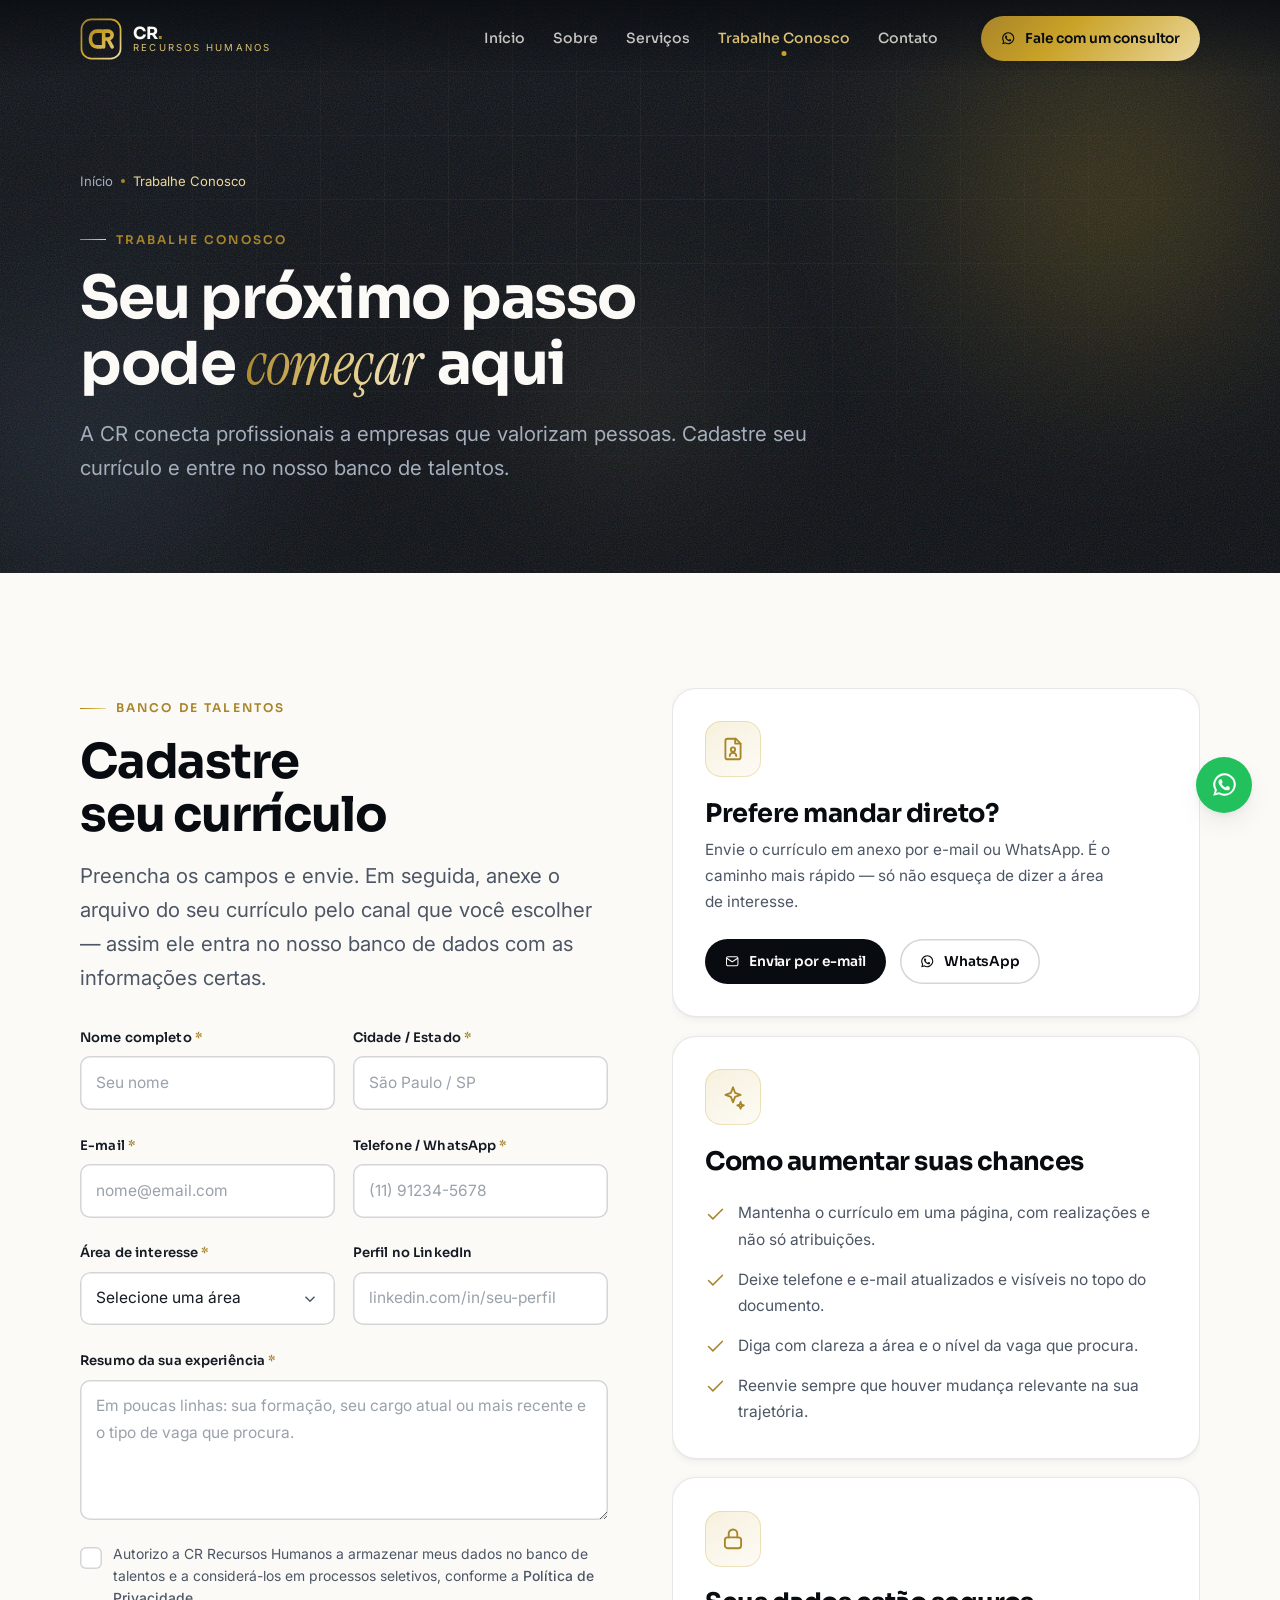
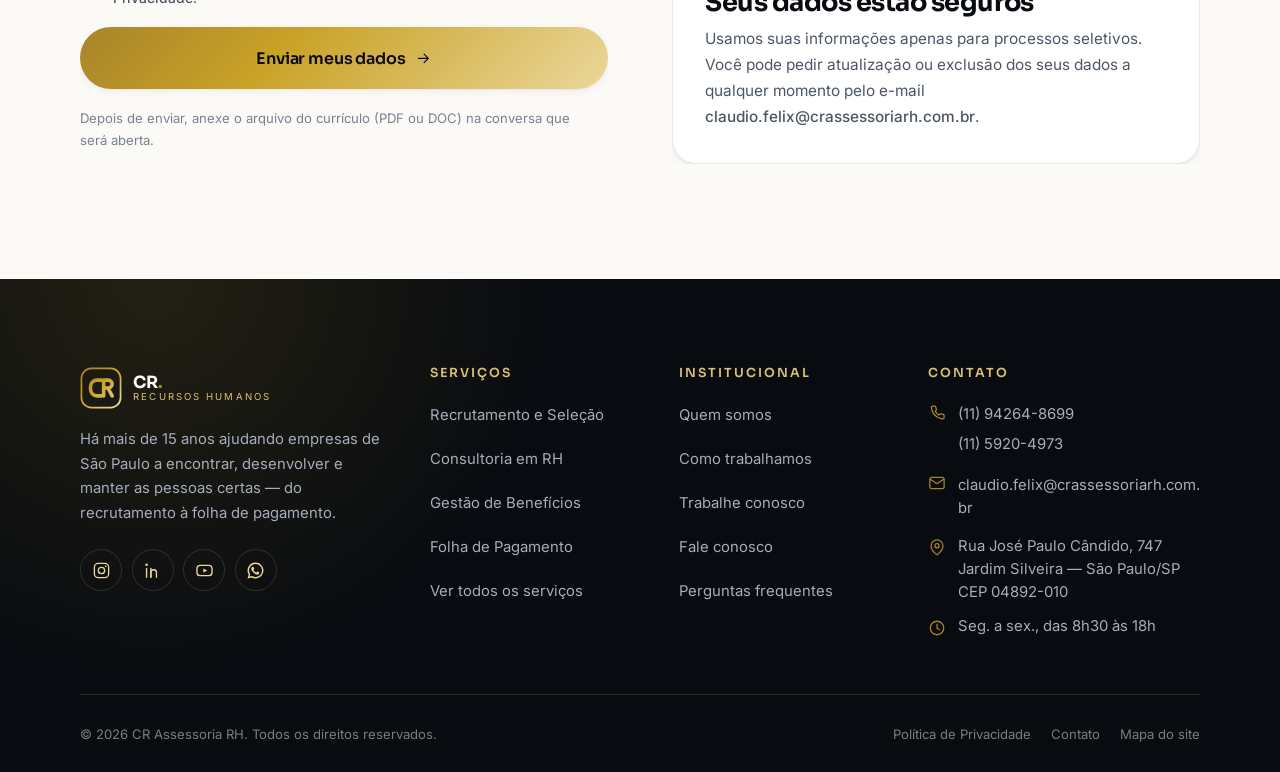
<file: trabalhe-conosco.html>
<!doctype html>
<html lang="pt-BR" prefix="og: https://ogp.me/ns#">
<head>
<meta charset="utf-8">
<meta name="viewport" content="width=device-width, initial-scale=1, viewport-fit=cover">
<script>document.documentElement.classList.add("js");</script>
<title>Trabalhe Conosco — Cadastre seu currículo | CR Recursos Humanos</title>
<meta name="description" content="Cadastre seu currículo no banco de talentos da CR Recursos Humanos e seja considerado nos processos seletivos compatíveis com o seu perfil em São Paulo.">
<link rel="canonical" href="https://crassessoriarh.com.br/trabalhe-conosco.html">
<meta name="robots" content="index, follow, max-image-preview:large, max-snippet:-1, max-video-preview:-1">
<meta name="author" content="CR Recursos Humanos">
<meta name="theme-color" content="#0D1117">
<meta name="format-detection" content="telephone=yes">
<meta name="keywords" content="trabalhe conosco, enviar currículo, banco de talentos, vagas são paulo, cadastro de currículo rh">
<!-- Geolocalização -->
<meta name="geo.region" content="BR-SP">
<meta name="geo.placename" content="São Paulo">

<!-- Open Graph -->
<meta property="og:type" content="website">
<meta property="og:site_name" content="CR Recursos Humanos">
<meta property="og:locale" content="pt_BR">
<meta property="og:url" content="https://crassessoriarh.com.br/trabalhe-conosco.html">
<meta property="og:title" content="Trabalhe Conosco — Cadastre seu currículo | CR Recursos Humanos">
<meta property="og:description" content="Cadastre seu currículo no banco de talentos da CR Recursos Humanos e seja considerado nos processos seletivos compatíveis com o seu perfil em São Paulo.">
<meta property="og:image" content="https://crassessoriarh.com.br/assets/img/og-image.png">
<meta property="og:image:width" content="1200">
<meta property="og:image:height" content="630">
<meta property="og:image:alt" content="CR Recursos Humanos — consultoria em recursos humanos">

<!-- Twitter / X -->
<meta name="twitter:card" content="summary_large_image">
<meta name="twitter:title" content="Trabalhe Conosco — Cadastre seu currículo | CR Recursos Humanos">
<meta name="twitter:description" content="Cadastre seu currículo no banco de talentos da CR Recursos Humanos e seja considerado nos processos seletivos compatíveis com o seu perfil em São Paulo.">
<meta name="twitter:image" content="https://crassessoriarh.com.br/assets/img/og-image.png">

<!-- Ícones e manifesto -->
<link rel="icon" href="assets/img/favicon.svg" type="image/svg+xml">
<link rel="apple-touch-icon" href="assets/img/favicon.svg">
<link rel="manifest" href="site.webmanifest">

<!-- Fontes -->
<link rel="preconnect" href="https://fonts.googleapis.com">
<link rel="preconnect" href="https://fonts.gstatic.com" crossorigin>
<link rel="preload" as="style" href="https://fonts.googleapis.com/css2?family=Inter:wght@400;500;600&family=Sora:wght@600;700&family=Instrument+Serif:ital@1&display=swap">
<link rel="stylesheet" href="https://fonts.googleapis.com/css2?family=Inter:wght@400;500;600&family=Sora:wght@600;700&family=Instrument+Serif:ital@1&display=swap" media="print" onload="this.media='all'">
<noscript><link rel="stylesheet" href="https://fonts.googleapis.com/css2?family=Inter:wght@400;500;600&family=Sora:wght@600;700&family=Instrument+Serif:ital@1&display=swap"></noscript>

<link rel="stylesheet" href="assets/css/style.css">

<script type="application/ld+json">
{
  "@context": "https://schema.org",
  "@graph": [
    {
      "@type": [
        "Organization",
        "ProfessionalService"
      ],
      "@id": "https://crassessoriarh.com.br/#organizacao",
      "name": "CR Recursos Humanos",
      "alternateName": [
        "CR Assessoria RH",
        "CR Consultoria de RH"
      ],
      "url": "https://crassessoriarh.com.br/",
      "logo": {
        "@type": "ImageObject",
        "url": "https://crassessoriarh.com.br/assets/img/logo-cr-full.svg",
        "width": 300,
        "height": 64
      },
      "image": "https://crassessoriarh.com.br/assets/img/og-image.png",
      "description": "Consultoria em RH, recrutamento e seleção, benefícios e folha de pagamento em São Paulo.",
      "telephone": [
        "+5511942648699",
        "+551159204973"
      ],
      "email": "claudio.felix@crassessoriarh.com.br",
      "founder": {
        "@type": "Person",
        "name": "Cláudio Roberto Félix"
      },
      "address": {
        "@type": "PostalAddress",
        "streetAddress": "Rua José Paulo Cândido, 747",
        "addressLocality": "São Paulo",
        "addressRegion": "SP",
        "postalCode": "04892-010",
        "addressCountry": "BR"
      },
      "areaServed": [
        {
          "@type": "City",
          "name": "São Paulo"
        },
        {
          "@type": "AdministrativeArea",
          "name": "Região Metropolitana de São Paulo"
        },
        {
          "@type": "Country",
          "name": "Brasil"
        }
      ],
      "knowsAbout": [
        "Recrutamento e seleção",
        "Consultoria em recursos humanos",
        "Gestão de benefícios",
        "Folha de pagamento",
        "Departamento pessoal",
        "eSocial",
        "Clima organizacional",
        "Cargos e salários",
        "Terceirização de RH"
      ],
      "sameAs": [
        "https://www.instagram.com/crassesoria/",
        "https://www.linkedin.com/in/claudio-roberto-felix-89b762145",
        "https://www.youtube.com/@crcalculojuridico"
      ],
      "openingHoursSpecification": [
        {
          "@type": "OpeningHoursSpecification",
          "dayOfWeek": [
            "Monday",
            "Tuesday",
            "Wednesday",
            "Thursday",
            "Friday"
          ],
          "opens": "08:30",
          "closes": "18:00"
        }
      ],
      "priceRange": "$$"
    },
    {
      "@type": "WebSite",
      "@id": "https://crassessoriarh.com.br/#website",
      "url": "https://crassessoriarh.com.br/",
      "name": "CR Recursos Humanos",
      "inLanguage": "pt-BR",
      "publisher": {
        "@id": "https://crassessoriarh.com.br/#organizacao"
      }
    },
    {
      "@type": "WebPage",
      "@id": "https://crassessoriarh.com.br/trabalhe-conosco.html#pagina",
      "url": "https://crassessoriarh.com.br/trabalhe-conosco.html",
      "name": "Trabalhe Conosco — Cadastre seu currículo | CR Recursos Humanos",
      "description": "Cadastre seu currículo no banco de talentos da CR Recursos Humanos e seja considerado nos processos seletivos compatíveis com o seu perfil em São Paulo.",
      "isPartOf": {
        "@id": "https://crassessoriarh.com.br/#website"
      },
      "about": {
        "@id": "https://crassessoriarh.com.br/#organizacao"
      },
      "inLanguage": "pt-BR",
      "primaryImageOfPage": "https://crassessoriarh.com.br/assets/img/og-image.png"
    },
    {
      "@type": "BreadcrumbList",
      "@id": "https://crassessoriarh.com.br/trabalhe-conosco.html#trilha",
      "itemListElement": [
        {
          "@type": "ListItem",
          "position": 1,
          "name": "Início",
          "item": "https://crassessoriarh.com.br/"
        },
        {
          "@type": "ListItem",
          "position": 2,
          "name": "Trabalhe Conosco",
          "item": "https://crassessoriarh.com.br/trabalhe-conosco.html"
        }
      ]
    }
  ]
}
</script>
</head>
<body>
<a class="skip-link" href="#conteudo">Ir para o conteúdo principal</a>
<div class="progress-bar" aria-hidden="true"></div>
<header class="site-header">
  <div class="container header-inner">
    <a class="brand" href="index.html" aria-label="CR Recursos Humanos — página inicial">
      <svg class="brand__mark" viewBox="0 0 64 64" aria-hidden="true" focusable="false">
        <defs><linearGradient id="bg1" x1="8" y1="6" x2="56" y2="58" gradientUnits="userSpaceOnUse"><stop offset="0" stop-color="#A8842A"/><stop offset=".45" stop-color="#C9A227"/><stop offset="1" stop-color="#EBD79B"/></linearGradient></defs>
        <rect x="2.2" y="2.2" width="59.6" height="59.6" rx="15" fill="none" stroke="url(#bg1)" stroke-width="2.6"/>
        <path d="M32.5 20H26a10 10 0 0 0-10 10v4a10 10 0 0 0 10 10h6.5" fill="none" stroke="url(#bg1)" stroke-width="5.4" stroke-linecap="round"/>
        <path d="M36 44V20h7a6 6 0 0 1 0 12h-7m6.4 0L49 44" fill="none" stroke="url(#bg1)" stroke-width="5.4" stroke-linecap="round" stroke-linejoin="round"/>
      </svg>
      <span class="brand__text">
        <span class="brand__name">CR<span class="text-gold">.</span></span>
        <span class="brand__tag">Recursos Humanos</span>
      </span>
    </a>

    <nav class="nav" aria-label="Navegação principal">
      <ul class="nav__list">
        <li><a class="nav__link" href="index.html">Início</a></li>
        <li><a class="nav__link" href="sobre.html">Sobre</a></li>
        <li><a class="nav__link" href="servicos.html">Serviços</a></li>
        <li><a class="nav__link" href="trabalhe-conosco.html" aria-current="page">Trabalhe Conosco</a></li>
        <li><a class="nav__link" href="contato.html">Contato</a></li>
      </ul>
    </nav>

    <a class="btn btn--gold btn--sm header-cta" href="https://wa.me/5511942648699?text=Ol%C3%A1!%20Vim%20pelo%20site%20e%20gostaria%20de%20falar%20sobre%20servi%C3%A7os%20de%20RH." target="_blank" rel="noopener">
      <svg viewBox="0 0 24 24" fill="none" stroke="currentColor" stroke-width="1.7" stroke-linecap="round" stroke-linejoin="round" aria-hidden="true"><path fill="currentColor" stroke="none" d="M12 2a10 10 0 0 0-8.6 15.1L2 22l5.1-1.3A10 10 0 1 0 12 2Zm0 18.2a8.2 8.2 0 0 1-4.2-1.2l-.3-.2-3 .8.8-2.9-.2-.3A8.2 8.2 0 1 1 12 20.2Zm4.5-6.1c-.2-.1-1.4-.7-1.7-.8s-.4-.1-.6.1-.6.8-.8 1-.3.2-.6.1a6.7 6.7 0 0 1-2-1.2 7.4 7.4 0 0 1-1.3-1.7c-.2-.3 0-.4.1-.6l.4-.5a1.8 1.8 0 0 0 .3-.4.5.5 0 0 0 0-.5c0-.1-.6-1.4-.8-1.9s-.4-.4-.6-.4h-.5a1 1 0 0 0-.7.3A2.9 2.9 0 0 0 6.7 10a5.1 5.1 0 0 0 1 2.7 11.5 11.5 0 0 0 4.4 3.9 8.2 8.2 0 0 0 2.5.6 2.4 2.4 0 0 0 1.6-.6 2 2 0 0 0 .5-1.3c0-.2 0-.3-.2-.4Z"/></svg> Fale com um consultor
    </a>

    <button class="nav-toggle" type="button" aria-expanded="false" aria-controls="menu-mobile" aria-label="Abrir menu de navegação">
      <span class="nav-toggle__bars" aria-hidden="true"><i></i><i></i><i></i></span>
    </button>
  </div>
</header>

<div class="mobile-nav" id="menu-mobile" aria-hidden="true">
  <nav aria-label="Navegação principal (celular)">
    <ul class="mobile-nav__list">
      <li><a class="mobile-nav__link" href="index.html">Início</a></li>
      <li><a class="mobile-nav__link" href="sobre.html">Sobre</a></li>
      <li><a class="mobile-nav__link" href="servicos.html">Serviços</a></li>
      <li><a class="mobile-nav__link" href="trabalhe-conosco.html" aria-current="page">Trabalhe Conosco</a></li>
      <li><a class="mobile-nav__link" href="contato.html">Contato</a></li>
    </ul>
  </nav>
  <div class="mobile-nav__foot">
    <a class="btn btn--gold" href="https://wa.me/5511942648699" target="_blank" rel="noopener"><svg viewBox="0 0 24 24" fill="none" stroke="currentColor" stroke-width="1.7" stroke-linecap="round" stroke-linejoin="round" aria-hidden="true"><path fill="currentColor" stroke="none" d="M12 2a10 10 0 0 0-8.6 15.1L2 22l5.1-1.3A10 10 0 1 0 12 2Zm0 18.2a8.2 8.2 0 0 1-4.2-1.2l-.3-.2-3 .8.8-2.9-.2-.3A8.2 8.2 0 1 1 12 20.2Zm4.5-6.1c-.2-.1-1.4-.7-1.7-.8s-.4-.1-.6.1-.6.8-.8 1-.3.2-.6.1a6.7 6.7 0 0 1-2-1.2 7.4 7.4 0 0 1-1.3-1.7c-.2-.3 0-.4.1-.6l.4-.5a1.8 1.8 0 0 0 .3-.4.5.5 0 0 0 0-.5c0-.1-.6-1.4-.8-1.9s-.4-.4-.6-.4h-.5a1 1 0 0 0-.7.3A2.9 2.9 0 0 0 6.7 10a5.1 5.1 0 0 0 1 2.7 11.5 11.5 0 0 0 4.4 3.9 8.2 8.2 0 0 0 2.5.6 2.4 2.4 0 0 0 1.6-.6 2 2 0 0 0 .5-1.3c0-.2 0-.3-.2-.4Z"/></svg> Falar no WhatsApp</a>
    <a class="link-arrow" href="tel:+5511942648699"><svg viewBox="0 0 24 24" fill="none" stroke="currentColor" stroke-width="1.7" stroke-linecap="round" stroke-linejoin="round" aria-hidden="true"><path d="M21.5 16.9v2.6a1.7 1.7 0 0 1-1.9 1.7 17 17 0 0 1-7.4-2.6 16.7 16.7 0 0 1-5.1-5.1A17 17 0 0 1 4.5 6a1.7 1.7 0 0 1 1.7-1.9h2.6a1.7 1.7 0 0 1 1.7 1.5c.1.9.3 1.7.6 2.5a1.7 1.7 0 0 1-.4 1.8l-1.1 1.1a13.7 13.7 0 0 0 5.1 5.1l1.1-1.1a1.7 1.7 0 0 1 1.8-.4c.8.3 1.6.5 2.5.6a1.7 1.7 0 0 1 1.4 1.7Z"/></svg> (11) 94264-8699</a>
  </div>
</div>
<main id="conteudo">
<section class="hero hero--page" aria-labelledby="titulo-principal">
  <div class="hero__bg" aria-hidden="true">
    <div class="hero__grid"></div>
    <div class="hero__orb hero__orb--1 float-slow" data-parallax="0.09"></div>
    <div class="hero__orb hero__orb--2 float-slower" data-parallax="-0.05"></div>
    <div class="hero__orb hero__orb--3 float-slow"></div>
    <div class="hero__noise"></div>
    <div class="hero__spot"></div>
  </div>
  <div class="container">
    <nav class="breadcrumb" aria-label="Você está em"><ol><li><a href="index.html">Início</a></li><li><span aria-current="page">Trabalhe Conosco</span></li></ol></nav>
    <div style="max-width:760px;margin-top:1.5rem">
      <p class="eyebrow">Trabalhe conosco</p>
      <h1 id="titulo-principal" style="margin-block:1rem 1.25rem">Seu próximo passo pode <em class="serif-accent">começar</em> aqui</h1>
      <p class="lead">A CR conecta profissionais a empresas que valorizam pessoas. Cadastre seu currículo e entre no nosso banco de talentos.</p>
      
    </div>
  </div>
</section>

<section class="section" aria-labelledby="tit-cv">
  <div class="container">
    <div class="grid grid--2" style="gap:clamp(2rem,5vw,4rem);align-items:start">

      <div data-reveal="left">
        <p class="eyebrow">Banco de talentos</p>
        <h2 id="tit-cv" style="margin-block:1.1rem">Cadastre seu currículo</h2>
        <p class="lead">
          Preencha os campos e envie. Em seguida, anexe o arquivo do seu currículo pelo canal que
          você escolher — assim ele entra no nosso banco de dados com as informações certas.
        </p>

        <form class="form" data-form="curriculo" action="#" method="post"
              data-subject="Cadastro de currículo — banco de talentos"
              data-whatsapp="5511942648699"
              data-success="Recebemos seus dados. Não esqueça de anexar o currículo na conversa que abrimos."
              style="margin-top:2rem" novalidate>

          <div class="form__row">
            <div class="field">
              <label for="t-nome">Nome completo <span class="req" aria-hidden="true">*</span></label>
              <input type="text" id="t-nome" name="nome" autocomplete="name" placeholder="Seu nome" required>
              <p class="field__error" role="alert"></p>
            </div>
            <div class="field">
              <label for="t-cidade">Cidade / Estado <span class="req" aria-hidden="true">*</span></label>
              <input type="text" id="t-cidade" name="cidade" autocomplete="address-level2" placeholder="São Paulo / SP" required>
              <p class="field__error" role="alert"></p>
            </div>
          </div>

          <div class="form__row">
            <div class="field">
              <label for="t-email">E-mail <span class="req" aria-hidden="true">*</span></label>
              <input type="email" id="t-email" name="email" autocomplete="email" placeholder="nome@email.com" required>
              <p class="field__error" role="alert"></p>
            </div>
            <div class="field">
              <label for="t-tel">Telefone / WhatsApp <span class="req" aria-hidden="true">*</span></label>
              <input type="tel" id="t-tel" name="telefone" autocomplete="tel" data-mask="phone" placeholder="(11) 91234-5678" required>
              <p class="field__error" role="alert"></p>
            </div>
          </div>

          <div class="form__row">
            <div class="field">
              <label for="t-area">Área de interesse <span class="req" aria-hidden="true">*</span></label>
              <select id="t-area" name="area" required>
                <option value="" disabled selected>Selecione uma área</option>
                <option>Administrativo</option>
                <option>Comercial e vendas</option>
                <option>Financeiro</option>
                <option>Recursos Humanos</option>
                <option>Produção e operações</option>
                <option>Logística</option>
                <option>Técnico e manutenção</option>
                <option>Tecnologia</option>
                <option>Saúde</option>
                <option>Gerência e diretoria</option>
                <option>Outra</option>
              </select>
              <p class="field__error" role="alert"></p>
            </div>
            <div class="field">
              <label for="t-linkedin">Perfil no LinkedIn</label>
              <input type="text" id="t-linkedin" name="linkedin" placeholder="linkedin.com/in/seu-perfil">
              <p class="field__error" role="alert"></p>
            </div>
          </div>

          <div class="field">
            <label for="t-msg">Resumo da sua experiência <span class="req" aria-hidden="true">*</span></label>
            <textarea id="t-msg" name="resumo" placeholder="Em poucas linhas: sua formação, seu cargo atual ou mais recente e o tipo de vaga que procura." required></textarea>
            <p class="field__error" role="alert"></p>
          </div>

          <label class="check-field" for="t-lgpd">
            <input type="checkbox" id="t-lgpd" name="consentimento" required>
            <span>Autorizo a CR Recursos Humanos a armazenar meus dados no banco de talentos e a considerá-los em processos seletivos, conforme a <a href="politica-de-privacidade.html" class="link-underline">Política de Privacidade</a>.</span>
            <p class="field__error" role="alert"></p>
          </label>

          <p class="form__status" role="status" aria-live="polite"></p>

          <button class="btn btn--gold btn--lg" type="submit">Enviar meus dados <svg viewBox="0 0 24 24" fill="none" stroke="currentColor" stroke-width="1.7" stroke-linecap="round" stroke-linejoin="round" aria-hidden="true"><path d="M5 12h14M13 6l6 6-6 6"/></svg></button>
          <p class="form__hint">Depois de enviar, anexe o arquivo do currículo (PDF ou DOC) na conversa que será aberta.</p>
        </form>
      </div>

      <div data-reveal="right" class="stack">
        <div class="card">
          <span class="icon-box"><svg viewBox="0 0 24 24" fill="none" stroke="currentColor" stroke-width="1.7" stroke-linecap="round" stroke-linejoin="round" aria-hidden="true"><path d="M14.5 2.5H7A2 2 0 0 0 5 4.5v15a2 2 0 0 0 2 2h10a2 2 0 0 0 2-2V7l-4.5-4.5Z"/><path d="M14 2.5V7h5"/><circle cx="12" cy="12.5" r="2"/><path d="M9 18.5a3 3 0 0 1 6 0"/></svg></span>
          <h3 class="card__title">Prefere mandar direto?</h3>
          <p class="card__text">Envie o currículo em anexo por e-mail ou WhatsApp. É o caminho mais rápido — só não esqueça de dizer a área de interesse.</p>
          <div class="btn-row" style="margin-top:1.5rem">
            <a class="btn btn--sm" href="mailto:claudio.felix@crassessoriarh.com.br?subject=Curr%C3%ADculo%20para%20o%20banco%20de%20talentos&body=Ol%C3%A1!%20Segue%20meu%20curr%C3%ADculo%20em%20anexo.%0A%0ANome%3A%0ACidade%3A%0A%C3%81rea%20de%20interesse%3A%0ATelefone%3A%0ALinkedIn%3A%0A%0AObrigado(a)!"><svg viewBox="0 0 24 24" fill="none" stroke="currentColor" stroke-width="1.7" stroke-linecap="round" stroke-linejoin="round" aria-hidden="true"><rect x="2.5" y="4.5" width="19" height="15" rx="2.5"/><path d="m3 7 8.1 5.4a1.7 1.7 0 0 0 1.8 0L21 7"/></svg> Enviar por e-mail</a>
            <a class="btn btn--sm btn--ghost" href="https://wa.me/5511942648699?text=Ol%C3%A1!%20Gostaria%20de%20cadastrar%20meu%20curr%C3%ADculo%20no%20banco%20de%20talentos%20da%20CR." target="_blank" rel="noopener"><svg viewBox="0 0 24 24" fill="none" stroke="currentColor" stroke-width="1.7" stroke-linecap="round" stroke-linejoin="round" aria-hidden="true"><path fill="currentColor" stroke="none" d="M12 2a10 10 0 0 0-8.6 15.1L2 22l5.1-1.3A10 10 0 1 0 12 2Zm0 18.2a8.2 8.2 0 0 1-4.2-1.2l-.3-.2-3 .8.8-2.9-.2-.3A8.2 8.2 0 1 1 12 20.2Zm4.5-6.1c-.2-.1-1.4-.7-1.7-.8s-.4-.1-.6.1-.6.8-.8 1-.3.2-.6.1a6.7 6.7 0 0 1-2-1.2 7.4 7.4 0 0 1-1.3-1.7c-.2-.3 0-.4.1-.6l.4-.5a1.8 1.8 0 0 0 .3-.4.5.5 0 0 0 0-.5c0-.1-.6-1.4-.8-1.9s-.4-.4-.6-.4h-.5a1 1 0 0 0-.7.3A2.9 2.9 0 0 0 6.7 10a5.1 5.1 0 0 0 1 2.7 11.5 11.5 0 0 0 4.4 3.9 8.2 8.2 0 0 0 2.5.6 2.4 2.4 0 0 0 1.6-.6 2 2 0 0 0 .5-1.3c0-.2 0-.3-.2-.4Z"/></svg> WhatsApp</a>
          </div>
        </div>

        <div class="card">
          <span class="icon-box"><svg viewBox="0 0 24 24" fill="none" stroke="currentColor" stroke-width="1.7" stroke-linecap="round" stroke-linejoin="round" aria-hidden="true"><path d="m12 3 1.9 5.1L19 10l-5.1 1.9L12 17l-1.9-5.1L5 10l5.1-1.9L12 3Z"/><path d="M19 16.5 19.8 19l2.2.8-2.2.8-.8 2.2-.8-2.2-2.2-.8 2.2-.8.8-2.2Z"/></svg></span>
          <h3 class="card__title">Como aumentar suas chances</h3>
          <ul class="check-list" style="margin-top:1rem">
            <li><svg viewBox="0 0 24 24" fill="none" stroke="currentColor" stroke-width="1.7" stroke-linecap="round" stroke-linejoin="round" aria-hidden="true"><path d="M20 6 9 17l-5-5"/></svg><span>Mantenha o currículo em uma página, com realizações e não só atribuições.</span></li>
            <li><svg viewBox="0 0 24 24" fill="none" stroke="currentColor" stroke-width="1.7" stroke-linecap="round" stroke-linejoin="round" aria-hidden="true"><path d="M20 6 9 17l-5-5"/></svg><span>Deixe telefone e e-mail atualizados e visíveis no topo do documento.</span></li>
            <li><svg viewBox="0 0 24 24" fill="none" stroke="currentColor" stroke-width="1.7" stroke-linecap="round" stroke-linejoin="round" aria-hidden="true"><path d="M20 6 9 17l-5-5"/></svg><span>Diga com clareza a área e o nível da vaga que procura.</span></li>
            <li><svg viewBox="0 0 24 24" fill="none" stroke="currentColor" stroke-width="1.7" stroke-linecap="round" stroke-linejoin="round" aria-hidden="true"><path d="M20 6 9 17l-5-5"/></svg><span>Reenvie sempre que houver mudança relevante na sua trajetória.</span></li>
          </ul>
        </div>

        <div class="card">
          <span class="icon-box"><svg viewBox="0 0 24 24" fill="none" stroke="currentColor" stroke-width="1.7" stroke-linecap="round" stroke-linejoin="round" aria-hidden="true"><rect x="4.5" y="10.5" width="15" height="10" rx="2.5"/><path d="M8 10.5V7.2a4 4 0 0 1 8 0v3.3"/></svg></span>
          <h3 class="card__title">Seus dados estão seguros</h3>
          <p class="card__text">Usamos suas informações apenas para processos seletivos. Você pode pedir atualização ou exclusão dos seus dados a qualquer momento pelo e-mail <a href="mailto:claudio.felix@crassessoriarh.com.br" class="link-underline">claudio.felix@crassessoriarh.com.br</a>.</p>
        </div>
      </div>

    </div>
  </div>
</section>
</main>
<footer class="site-footer">
  <div class="container">
    <div class="footer-grid">

      <div class="footer-brand">
        <a class="brand" href="index.html" aria-label="CR Recursos Humanos — página inicial">
          <svg class="brand__mark" viewBox="0 0 64 64" aria-hidden="true" focusable="false">
        <defs><linearGradient id="bg1" x1="8" y1="6" x2="56" y2="58" gradientUnits="userSpaceOnUse"><stop offset="0" stop-color="#A8842A"/><stop offset=".45" stop-color="#C9A227"/><stop offset="1" stop-color="#EBD79B"/></linearGradient></defs>
        <rect x="2.2" y="2.2" width="59.6" height="59.6" rx="15" fill="none" stroke="url(#bg1)" stroke-width="2.6"/>
        <path d="M32.5 20H26a10 10 0 0 0-10 10v4a10 10 0 0 0 10 10h6.5" fill="none" stroke="url(#bg1)" stroke-width="5.4" stroke-linecap="round"/>
        <path d="M36 44V20h7a6 6 0 0 1 0 12h-7m6.4 0L49 44" fill="none" stroke="url(#bg1)" stroke-width="5.4" stroke-linecap="round" stroke-linejoin="round"/>
      </svg>
          <span class="brand__text">
            <span class="brand__name">CR<span class="text-gold">.</span></span>
            <span class="brand__tag">Recursos Humanos</span>
          </span>
        </a>
        <p>Há mais de 15 anos ajudando empresas de São Paulo a encontrar, desenvolver e manter as pessoas certas — do recrutamento à folha de pagamento.</p>
        <ul class="socials">
          <li><a class="social" href="https://www.instagram.com/crassesoria/" target="_blank" rel="noopener" aria-label="Instagram da CR Recursos Humanos"><svg viewBox="0 0 24 24" fill="none" stroke="currentColor" stroke-width="1.7" stroke-linecap="round" stroke-linejoin="round" aria-hidden="true"><rect x="3" y="3" width="18" height="18" rx="5"/><circle cx="12" cy="12" r="4"/><circle cx="17.3" cy="6.7" r="1.1" fill="currentColor" stroke="none"/></svg></a></li>
          <li><a class="social" href="https://www.linkedin.com/in/claudio-roberto-felix-89b762145" target="_blank" rel="noopener" aria-label="LinkedIn de Cláudio Roberto Félix"><svg viewBox="0 0 24 24" fill="none" stroke="currentColor" stroke-width="1.7" stroke-linecap="round" stroke-linejoin="round" aria-hidden="true"><path d="M4.5 9.5v11M4.5 5.2v.1"/><path d="M10 20.5v-6a3.5 3.5 0 0 1 7 0v6"/><path d="M10 9.5v11"/><circle cx="4.5" cy="4.8" r="1.6" fill="currentColor" stroke="none"/></svg></a></li>
          <li><a class="social" href="https://www.youtube.com/@crcalculojuridico" target="_blank" rel="noopener" aria-label="Canal no YouTube"><svg viewBox="0 0 24 24" fill="none" stroke="currentColor" stroke-width="1.7" stroke-linecap="round" stroke-linejoin="round" aria-hidden="true"><rect x="2.5" y="5.5" width="19" height="13" rx="4"/><path d="m10.5 9.5 5 2.5-5 2.5v-5Z" fill="currentColor" stroke="none"/></svg></a></li>
          <li><a class="social" href="https://wa.me/5511942648699" target="_blank" rel="noopener" aria-label="WhatsApp da CR Recursos Humanos"><svg viewBox="0 0 24 24" fill="none" stroke="currentColor" stroke-width="1.7" stroke-linecap="round" stroke-linejoin="round" aria-hidden="true"><path fill="currentColor" stroke="none" d="M12 2a10 10 0 0 0-8.6 15.1L2 22l5.1-1.3A10 10 0 1 0 12 2Zm0 18.2a8.2 8.2 0 0 1-4.2-1.2l-.3-.2-3 .8.8-2.9-.2-.3A8.2 8.2 0 1 1 12 20.2Zm4.5-6.1c-.2-.1-1.4-.7-1.7-.8s-.4-.1-.6.1-.6.8-.8 1-.3.2-.6.1a6.7 6.7 0 0 1-2-1.2 7.4 7.4 0 0 1-1.3-1.7c-.2-.3 0-.4.1-.6l.4-.5a1.8 1.8 0 0 0 .3-.4.5.5 0 0 0 0-.5c0-.1-.6-1.4-.8-1.9s-.4-.4-.6-.4h-.5a1 1 0 0 0-.7.3A2.9 2.9 0 0 0 6.7 10a5.1 5.1 0 0 0 1 2.7 11.5 11.5 0 0 0 4.4 3.9 8.2 8.2 0 0 0 2.5.6 2.4 2.4 0 0 0 1.6-.6 2 2 0 0 0 .5-1.3c0-.2 0-.3-.2-.4Z"/></svg></a></li>
        </ul>
      </div>

      <div class="footer-col">
        <h3>Serviços</h3>
        <ul>
          <li><a href="recrutamento-e-selecao.html">Recrutamento e Seleção</a></li>
          <li><a href="consultoria-de-rh.html">Consultoria em RH</a></li>
          <li><a href="gestao-de-beneficios.html">Gestão de Benefícios</a></li>
          <li><a href="folha-de-pagamento.html">Folha de Pagamento</a></li>
          <li><a href="servicos.html">Ver todos os serviços</a></li>
        </ul>
      </div>

      <div class="footer-col">
        <h3>Institucional</h3>
        <ul>
          <li><a href="sobre.html">Quem somos</a></li>
          <li><a href="sobre.html#processo">Como trabalhamos</a></li>
          <li><a href="trabalhe-conosco.html">Trabalhe conosco</a></li>
          <li><a href="contato.html">Fale conosco</a></li>
          <li><a href="index.html#faq">Perguntas frequentes</a></li>
        </ul>
      </div>

      <div class="footer-col">
        <h3>Contato</h3>
        <ul class="footer-contact">
          <li><svg viewBox="0 0 24 24" fill="none" stroke="currentColor" stroke-width="1.7" stroke-linecap="round" stroke-linejoin="round" aria-hidden="true"><path d="M21.5 16.9v2.6a1.7 1.7 0 0 1-1.9 1.7 17 17 0 0 1-7.4-2.6 16.7 16.7 0 0 1-5.1-5.1A17 17 0 0 1 4.5 6a1.7 1.7 0 0 1 1.7-1.9h2.6a1.7 1.7 0 0 1 1.7 1.5c.1.9.3 1.7.6 2.5a1.7 1.7 0 0 1-.4 1.8l-1.1 1.1a13.7 13.7 0 0 0 5.1 5.1l1.1-1.1a1.7 1.7 0 0 1 1.8-.4c.8.3 1.6.5 2.5.6a1.7 1.7 0 0 1 1.4 1.7Z"/></svg><span><a href="tel:+5511942648699">(11) 94264-8699</a><br><a href="tel:+551159204973">(11) 5920-4973</a></span></li>
          <li><svg viewBox="0 0 24 24" fill="none" stroke="currentColor" stroke-width="1.7" stroke-linecap="round" stroke-linejoin="round" aria-hidden="true"><rect x="2.5" y="4.5" width="19" height="15" rx="2.5"/><path d="m3 7 8.1 5.4a1.7 1.7 0 0 0 1.8 0L21 7"/></svg><a href="mailto:claudio.felix@crassessoriarh.com.br">claudio.felix@crassessoriarh.com.br</a></li>
          <li><svg viewBox="0 0 24 24" fill="none" stroke="currentColor" stroke-width="1.7" stroke-linecap="round" stroke-linejoin="round" aria-hidden="true"><path d="M20 10.5c0 5.5-8 12-8 12s-8-6.5-8-12a8 8 0 0 1 16 0Z"/><circle cx="12" cy="10.2" r="2.8"/></svg><span>Rua José Paulo Cândido, 747<br>Jardim Silveira — São Paulo/SP<br>CEP 04892-010</span></li>
          <li><svg viewBox="0 0 24 24" fill="none" stroke="currentColor" stroke-width="1.7" stroke-linecap="round" stroke-linejoin="round" aria-hidden="true"><circle cx="12" cy="12" r="9"/><path d="M12 7v5.3l3.4 2"/></svg><span>Seg. a sex., das 8h30 às 18h</span></li>
        </ul>
      </div>

    </div>

    <div class="footer-bottom">
      <p>&copy; <span data-year>2026</span> CR Assessoria RH. Todos os direitos reservados.</p>
      <nav aria-label="Links do rodapé">
        <a href="politica-de-privacidade.html">Política de Privacidade</a>
        <a href="contato.html">Contato</a>
        <a href="sitemap.xml">Mapa do site</a>
      </nav>
    </div>
  </div>
</footer>

<div class="floaters">
  <a class="fab fab--wa" href="https://wa.me/5511942648699?text=Ol%C3%A1!%20Vim%20pelo%20site%20da%20CR%20Recursos%20Humanos." target="_blank" rel="noopener" aria-label="Conversar no WhatsApp">
    <span class="fab__tip" aria-hidden="true">Fale conosco</span>
    <svg viewBox="0 0 24 24" fill="none" stroke="currentColor" stroke-width="1.7" stroke-linecap="round" stroke-linejoin="round" aria-hidden="true"><path fill="currentColor" stroke="none" d="M12 2a10 10 0 0 0-8.6 15.1L2 22l5.1-1.3A10 10 0 1 0 12 2Zm0 18.2a8.2 8.2 0 0 1-4.2-1.2l-.3-.2-3 .8.8-2.9-.2-.3A8.2 8.2 0 1 1 12 20.2Zm4.5-6.1c-.2-.1-1.4-.7-1.7-.8s-.4-.1-.6.1-.6.8-.8 1-.3.2-.6.1a6.7 6.7 0 0 1-2-1.2 7.4 7.4 0 0 1-1.3-1.7c-.2-.3 0-.4.1-.6l.4-.5a1.8 1.8 0 0 0 .3-.4.5.5 0 0 0 0-.5c0-.1-.6-1.4-.8-1.9s-.4-.4-.6-.4h-.5a1 1 0 0 0-.7.3A2.9 2.9 0 0 0 6.7 10a5.1 5.1 0 0 0 1 2.7 11.5 11.5 0 0 0 4.4 3.9 8.2 8.2 0 0 0 2.5.6 2.4 2.4 0 0 0 1.6-.6 2 2 0 0 0 .5-1.3c0-.2 0-.3-.2-.4Z"/></svg>
  </a>
  <button class="fab fab--top" type="button" aria-label="Voltar ao topo da página"><svg viewBox="0 0 24 24" fill="none" stroke="currentColor" stroke-width="1.7" stroke-linecap="round" stroke-linejoin="round" aria-hidden="true"><path d="M12 19V5M6 11l6-6 6 6"/></svg></button>
</div>

<script src="assets/js/main.js" defer></script>
</body>
</html>
</file>
<file: assets/css/style.css>
/* ==========================================================================
   CR Recursos Humanos — Design System
   Autor: equipe CR / desenvolvimento
   Estrutura:
   01. Tokens        05. Botões          09. Seções
   02. Reset         06. Header/Nav      10. Formulários
   03. Tipografia    07. Hero            11. Footer / Flutuantes
   04. Layout        08. Componentes     12. Animações & Responsivo
   ========================================================================== */

/* 01. TOKENS ============================================================== */
:root{
  /* Marca */
  --gold-100:#F6ECCF;
  --gold-200:#EBD79B;
  --gold-300:#DCC172;
  --gold-400:#C9A227;   /* dourado principal do logotipo */
  --gold-500:#A8842A;
  --gold-600:#7E611C;

  --ink-900:#080B10;
  --ink-800:#0D1117;
  --ink-700:#141A23;
  --ink-600:#1D2530;
  --ink-500:#2A3441;

  --paper:#FBFAF7;
  --paper-2:#F3F0E9;
  --paper-3:#E8E3D8;

  /* Texto */
  --text:#141A23;
  --text-soft:#4C5665;
  --text-mute:#78828F;
  --text-on-dark:#EFEDE7;
  --text-on-dark-soft:#A5AEBB;

  /* Superfícies */
  --surface:#FFFFFF;
  --surface-alt:var(--paper-2);
  --line:rgba(20,26,35,.10);
  --line-strong:rgba(20,26,35,.18);
  --line-dark:rgba(233,222,190,.14);

  /* Gradientes */
  --grad-gold:linear-gradient(135deg,var(--gold-500) 0%,var(--gold-400) 38%,var(--gold-200) 100%);
  --grad-gold-text:linear-gradient(100deg,var(--gold-500) 0%,var(--gold-300) 45%,var(--gold-100) 100%);
  --grad-dark:linear-gradient(160deg,var(--ink-800) 0%,var(--ink-900) 100%);

  /* Sombras */
  --shadow-xs:0 1px 2px rgba(8,11,16,.06);
  --shadow-sm:0 2px 8px rgba(8,11,16,.06),0 1px 2px rgba(8,11,16,.04);
  --shadow-md:0 12px 32px -12px rgba(8,11,16,.18),0 2px 8px rgba(8,11,16,.05);
  --shadow-lg:0 32px 64px -24px rgba(8,11,16,.28),0 8px 20px -12px rgba(8,11,16,.12);
  --shadow-gold:0 18px 40px -18px rgba(201,162,39,.55);

  /* Formas */
  --r-xs:6px; --r-sm:10px; --r-md:16px; --r-lg:24px; --r-xl:32px; --r-pill:999px;

  /* Ritmo */
  --container:1200px;
  --gutter:clamp(1.25rem,4vw,2.5rem);
  --section-y:clamp(4.5rem,9vw,8rem);
  --header-h:78px;

  /* Movimento */
  --ease-out:cubic-bezier(.22,1,.36,1);
  --ease-in-out:cubic-bezier(.65,0,.35,1);
  --ease-spring:cubic-bezier(.34,1.56,.64,1);
  --t-fast:.18s; --t-base:.32s; --t-slow:.6s;

  /* Tipos */
  --font-display:"Sora",system-ui,-apple-system,"Segoe UI",sans-serif;
  --font-body:"Inter",system-ui,-apple-system,"Segoe UI",Roboto,sans-serif;
  --font-serif:"Instrument Serif",Georgia,"Times New Roman",serif;
}

/* 02. RESET =============================================================== */
*,*::before,*::after{box-sizing:border-box}
*{margin:0}
html{-webkit-text-size-adjust:100%;scroll-behavior:smooth;scroll-padding-top:calc(var(--header-h) + 16px)}
body{
  font-family:var(--font-body);
  font-size:clamp(1rem,.97rem + .16vw,1.075rem);
  line-height:1.7;
  color:var(--text);
  background:var(--paper);
  -webkit-font-smoothing:antialiased;
  -moz-osx-font-smoothing:grayscale;
  text-rendering:optimizeLegibility;
  overflow-x:hidden;
}
img,svg,video{display:block;max-width:100%;height:auto}
img{background:var(--paper-2)}
input,button,textarea,select{font:inherit;color:inherit}
button{background:none;border:0;cursor:pointer}
a{color:inherit;text-decoration:none}
ul,ol{list-style:none;padding:0}
:focus-visible{outline:3px solid var(--gold-400);outline-offset:3px;border-radius:var(--r-xs)}
::selection{background:var(--gold-400);color:var(--ink-900)}

/* Barra de rolagem */
@supports (scrollbar-color: auto){html{scrollbar-color:var(--gold-500) var(--paper-2);scrollbar-width:thin}}

/* 03. TIPOGRAFIA ========================================================== */
h1,h2,h3,h4,h5{
  font-family:var(--font-display);
  font-weight:700;
  line-height:1.1;
  letter-spacing:-.025em;
  color:var(--ink-900);
  text-wrap:balance;
}
h1{font-size:clamp(2.35rem,1.6rem + 3.4vw,4.25rem)}
h2{font-size:clamp(1.85rem,1.35rem + 2.2vw,3rem)}
h3{font-size:clamp(1.25rem,1.08rem + .75vw,1.6rem);letter-spacing:-.02em}
h4{font-size:clamp(1.05rem,1rem + .3vw,1.2rem);font-weight:600;letter-spacing:-.01em}
p{text-wrap:pretty}

.serif-accent{
  font-family:var(--font-serif);
  font-style:italic;
  font-weight:400;
  letter-spacing:-.01em;
  background:var(--grad-gold-text);
  -webkit-background-clip:text;background-clip:text;
  color:transparent;
  padding-right:.06em;
}
.text-gold{color:var(--gold-500)}
.lead{
  font-size:clamp(1.06rem,1rem + .45vw,1.28rem);
  line-height:1.65;
  color:var(--text-soft);
}
.eyebrow{
  display:inline-flex;align-items:center;gap:.6rem;
  font-family:var(--font-display);
  font-size:.75rem;font-weight:600;
  letter-spacing:.18em;text-transform:uppercase;
  color:var(--gold-500);
}
.eyebrow::before{
  content:"";width:26px;height:1px;background:var(--grad-gold);flex:none;
}
.eyebrow--center::after{content:"";width:26px;height:1px;background:var(--grad-gold);flex:none}

/* 04. LAYOUT ============================================================== */
.container{width:100%;max-width:var(--container);margin-inline:auto;padding-inline:var(--gutter)}
.container--narrow{max-width:820px}
.container--wide{max-width:1400px}
.section{padding-block:var(--section-y);position:relative}
.section--tight{padding-block:clamp(3rem,6vw,5rem)}
.section-head{max-width:760px;margin-bottom:clamp(2.5rem,5vw,4rem)}
.section-head--center{margin-inline:auto;text-align:center}
.section-head--center .eyebrow{justify-content:center}
.section-head > * + *{margin-top:1.1rem}
.grid{display:grid;gap:clamp(1.25rem,2.5vw,2rem)}
/* Colunas explicitas: auto-fit deixava orfaos (4 cards em 3 colunas). */
.grid--2,.grid--3,.grid--4{grid-template-columns:minmax(0,1fr)}
@media (min-width:640px){
  .grid--3,.grid--4{grid-template-columns:repeat(2,minmax(0,1fr))}
}
@media (min-width:760px){
  .grid--2{grid-template-columns:repeat(2,minmax(0,1fr))}
}
@media (min-width:1000px){
  .grid--3{grid-template-columns:repeat(3,minmax(0,1fr))}
  .grid--4{grid-template-columns:repeat(4,minmax(0,1fr))}
}
.stack > * + *{margin-top:1.15rem}
.skip-link{
  position:absolute;left:.75rem;top:-100px;z-index:200;
  background:var(--ink-900);color:var(--gold-200);
  padding:.85rem 1.35rem;border-radius:var(--r-sm);font-weight:600;
  transition:top var(--t-base) var(--ease-out);
}
.skip-link:focus{top:.75rem}

/* Fundos de seção */
.bg-dark{background:var(--grad-dark);color:var(--text-on-dark);isolation:isolate}
.bg-dark h1,.bg-dark h2,.bg-dark h3,.bg-dark h4{color:var(--paper)}
.bg-dark .lead,.bg-dark p{color:var(--text-on-dark-soft)}
.bg-dark .eyebrow{color:var(--gold-300)}
.bg-alt{background:var(--paper-2)}

/* Textura sutil de ruído + grade para seções escuras */
.bg-dark::before{
  content:"";position:absolute;inset:0;z-index:-1;pointer-events:none;
  background-image:
    linear-gradient(to right,rgba(233,222,190,.05) 1px,transparent 1px),
    linear-gradient(to bottom,rgba(233,222,190,.05) 1px,transparent 1px);
  background-size:72px 72px;
  -webkit-mask-image:radial-gradient(ellipse 80% 60% at 50% 0%,#000 10%,transparent 75%);
  mask-image:radial-gradient(ellipse 80% 60% at 50% 0%,#000 10%,transparent 75%);
}

/* Divisor dourado */
.rule-gold{height:1px;border:0;background:linear-gradient(90deg,transparent,var(--gold-400),transparent);opacity:.5}

/* 05. BOTOES ============================================================== */
.btn{
  --btn-bg:var(--ink-900);
  --btn-fg:var(--paper);
  position:relative;
  display:inline-flex;align-items:center;justify-content:center;gap:.6rem;
  padding:.95rem 1.7rem;
  font-family:var(--font-display);
  font-size:.94rem;font-weight:600;letter-spacing:-.01em;
  color:var(--btn-fg);background:var(--btn-bg);
  border-radius:var(--r-pill);
  isolation:isolate;overflow:hidden;
  transition:transform var(--t-base) var(--ease-spring),box-shadow var(--t-base) var(--ease-out),color var(--t-base) var(--ease-out);
  will-change:transform;
}
.btn::before{
  content:"";position:absolute;inset:0;z-index:-1;
  background:var(--grad-gold);
  transform:translateY(101%);
  transition:transform var(--t-base) var(--ease-out);
}
.btn:hover,.btn:focus-visible{transform:translateY(-3px);box-shadow:var(--shadow-gold);color:var(--ink-900)}
.btn:hover::before,.btn:focus-visible::before{transform:translateY(0)}
.btn:active{transform:translateY(-1px)}
.btn svg{flex:none;width:1.05em;height:1.05em;transition:transform var(--t-base) var(--ease-out)}
.btn:hover svg{transform:translateX(3px)}

.btn--gold{--btn-fg:var(--ink-900);background:var(--grad-gold);box-shadow:var(--shadow-sm)}
.btn--gold::before{background:var(--ink-900)}
.btn--gold:hover,.btn--gold:focus-visible{color:var(--gold-200);box-shadow:var(--shadow-md)}

.btn--ghost{
  --btn-bg:transparent;--btn-fg:var(--ink-900);
  box-shadow:inset 0 0 0 1.5px var(--line-strong);
}
.btn--ghost:hover,.btn--ghost:focus-visible{box-shadow:inset 0 0 0 1.5px transparent,var(--shadow-gold)}
.bg-dark .btn--ghost,.hero .btn--ghost,.cta-band .btn--ghost,.site-footer .btn--ghost{--btn-fg:var(--paper);box-shadow:inset 0 0 0 1.5px var(--line-dark)}
.bg-dark .btn--ghost:hover,.hero .btn--ghost:hover,.cta-band .btn--ghost:hover,.site-footer .btn--ghost:hover{--btn-fg:var(--ink-900)}

.btn--sm{padding:.68rem 1.25rem;font-size:.86rem}
.btn--lg{padding:1.1rem 2.1rem;font-size:1rem}
.btn--block{width:100%}
.btn-row{display:flex;flex-wrap:wrap;gap:.85rem;align-items:center}

.link-arrow{
  display:inline-flex;align-items:center;gap:.5rem;
  font-family:var(--font-display);font-weight:600;font-size:.94rem;
  color:var(--gold-500);
  transition:gap var(--t-base) var(--ease-out),color var(--t-base) var(--ease-out);
}
.link-arrow svg{width:1.05em;height:1.05em;transition:transform var(--t-base) var(--ease-out)}
.link-arrow:hover{gap:.85rem;color:var(--gold-400)}
.bg-dark .link-arrow{color:var(--gold-300)}

.link-underline{position:relative;font-weight:500}
.link-underline::after{
  content:"";position:absolute;left:0;bottom:-2px;width:100%;height:1.5px;
  background:currentColor;transform:scaleX(0);transform-origin:right;
  transition:transform var(--t-base) var(--ease-out);
}
.link-underline:hover::after{transform:scaleX(1);transform-origin:left}

/* 06. HEADER / NAVEGACAO ================================================== */
.progress-bar{
  position:fixed;top:0;left:0;z-index:120;
  height:3px;width:100%;transform:scaleX(0);transform-origin:0 50%;
  background:var(--grad-gold);
  will-change:transform;pointer-events:none;
}

.site-header{
  position:fixed;top:0;left:0;right:0;z-index:110;
  height:var(--header-h);
  display:flex;align-items:center;
  transition:background var(--t-base) var(--ease-out),height var(--t-base) var(--ease-out),transform var(--t-slow) var(--ease-out),box-shadow var(--t-base) var(--ease-out);
}
.site-header::after{
  content:"";position:absolute;inset:0;z-index:-1;
  background:linear-gradient(180deg,rgba(8,11,16,.75),rgba(8,11,16,0));
  transition:opacity var(--t-base) var(--ease-out);
}
.site-header.is-stuck{
  height:66px;
  background:rgba(8,11,16,.9);
  -webkit-backdrop-filter:saturate(1.4) blur(14px);
  backdrop-filter:saturate(1.4) blur(14px);
  box-shadow:0 1px 0 var(--line-dark),0 18px 40px -30px rgba(0,0,0,.9);
}
.site-header.is-stuck::after{opacity:0}
.site-header.is-hidden{transform:translateY(-102%)}

.header-inner{display:flex;align-items:center;gap:1.5rem;width:100%}

.brand{display:flex;align-items:center;gap:.7rem;flex:none;color:var(--paper)}
.brand__mark{width:42px;height:42px;flex:none;transition:transform var(--t-base) var(--ease-spring)}
.brand:hover .brand__mark{transform:rotate(-6deg) scale(1.06)}
.brand__text{display:flex;flex-direction:column;line-height:1.05}
.brand__name{font-family:var(--font-display);font-weight:700;font-size:1.05rem;letter-spacing:-.02em}
.brand__tag{font-size:.6rem;letter-spacing:.22em;text-transform:uppercase;color:var(--gold-300)}

.nav{margin-left:auto}
.nav__list{display:flex;align-items:center;gap:.15rem}
.nav__link{
  position:relative;display:block;
  padding:.55rem .8rem;border-radius:var(--r-pill);
  font-family:var(--font-display);font-size:.88rem;font-weight:500;
  color:rgba(239,237,231,.82);
  transition:color var(--t-fast) var(--ease-out),background var(--t-fast) var(--ease-out);
}
.nav__link:hover{color:var(--paper);background:rgba(233,222,190,.09)}
.nav__link[aria-current="page"]{color:var(--gold-300)}
.nav__link[aria-current="page"]::after{
  content:"";position:absolute;left:50%;bottom:.26rem;translate:-50% 0;
  width:5px;height:5px;border-radius:50%;background:var(--gold-400);
}
.header-cta{flex:none;margin-left:.4rem}

.nav-toggle{
  display:none;flex:none;position:relative;z-index:2;
  width:46px;height:46px;border-radius:var(--r-pill);
  align-items:center;justify-content:center;
  margin-left:auto;
  background:rgba(233,222,190,.08);
  box-shadow:inset 0 0 0 1px var(--line-dark);
}
.nav-toggle__bars{display:block;width:20px;height:12px;position:relative}
.nav-toggle__bars i{
  position:absolute;left:0;height:1.8px;width:100%;border-radius:2px;background:var(--gold-200);
  transition:transform var(--t-base) var(--ease-out),opacity var(--t-fast) linear,width var(--t-base) var(--ease-out);
}
.nav-toggle__bars i:nth-child(1){top:0}
.nav-toggle__bars i:nth-child(2){top:5px;width:70%}
.nav-toggle__bars i:nth-child(3){top:10px}
.nav-toggle[aria-expanded="true"] i:nth-child(1){transform:translateY(5px) rotate(45deg)}
.nav-toggle[aria-expanded="true"] i:nth-child(2){opacity:0;transform:translateX(-8px)}
.nav-toggle[aria-expanded="true"] i:nth-child(3){transform:translateY(-5px) rotate(-45deg)}

.mobile-nav{
  position:fixed;inset:0;z-index:105;
  display:flex;flex-direction:column;justify-content:center;
  padding:calc(var(--header-h) + 2rem) var(--gutter) 2rem;
  background:var(--grad-dark);
  visibility:hidden;opacity:0;
  transition:opacity var(--t-base) var(--ease-out),visibility 0s linear var(--t-base);
}
.mobile-nav.is-open{visibility:visible;opacity:1;transition-delay:0s}
.mobile-nav__list{display:flex;flex-direction:column;gap:.1rem;counter-reset:mnav}
.mobile-nav__list li{
  opacity:0;transform:translateY(22px);
  transition:opacity .45s var(--ease-out),transform .55s var(--ease-out);
  transition-delay:calc(var(--i,0) * 55ms);
  border-bottom:1px solid var(--line-dark);
}
.mobile-nav.is-open .mobile-nav__list li{opacity:1;transform:none}
.mobile-nav__link{
  display:flex;align-items:baseline;gap:1rem;padding:.95rem .25rem;
  font-family:var(--font-display);font-size:1.45rem;font-weight:600;letter-spacing:-.03em;
  color:var(--paper);
  transition:color var(--t-fast) var(--ease-out),padding-left var(--t-base) var(--ease-out);
}
.mobile-nav__link::before{
  content:counter(mnav,decimal-leading-zero);counter-increment:mnav;
  font-family:var(--font-body);font-size:.7rem;font-weight:600;letter-spacing:.1em;
  color:var(--gold-500);
}
.mobile-nav__link:hover,.mobile-nav__link[aria-current="page"]{color:var(--gold-300);padding-left:.65rem}
.mobile-nav__foot{
  margin-top:1.75rem;padding-top:1.4rem;border-top:1px solid var(--line-dark);
  display:flex;flex-direction:column;gap:.9rem;
  opacity:0;transform:translateY(20px);
  transition:opacity .5s var(--ease-out) .3s,transform .5s var(--ease-out) .3s;
}
.mobile-nav.is-open .mobile-nav__foot{opacity:1;transform:none}
body.nav-open{overflow:hidden}

/* 07. HERO ================================================================ */
.hero{
  position:relative;isolation:isolate;
  min-height:min(94svh,880px);
  display:flex;flex-direction:column;justify-content:center;
  padding-block:calc(var(--header-h) + 4rem) clamp(4rem,8vw,7rem);
  background:var(--grad-dark);
  color:var(--text-on-dark);
  overflow:hidden;
}
.hero--page{min-height:auto;padding-block:calc(var(--header-h) + clamp(3.5rem,7vw,5.5rem)) clamp(3.5rem,7vw,5.5rem)}

/* Camadas decorativas do hero */
.hero__bg{position:absolute;inset:0;z-index:-2;pointer-events:none;overflow:hidden}
.hero__grid{
  position:absolute;inset:-10%;
  background-image:
    linear-gradient(to right,rgba(233,222,190,.055) 1px,transparent 1px),
    linear-gradient(to bottom,rgba(233,222,190,.055) 1px,transparent 1px);
  background-size:64px 64px;
  -webkit-mask-image:radial-gradient(ellipse 70% 70% at 50% 40%,#000 0%,transparent 72%);
  mask-image:radial-gradient(ellipse 70% 70% at 50% 40%,#000 0%,transparent 72%);
}
.hero__orb{
  position:absolute;border-radius:50%;
  filter:blur(70px);opacity:.5;
  will-change:transform;
}
.hero__orb--1{width:min(46vw,540px);aspect-ratio:1;top:-14%;right:-8%;background:radial-gradient(circle,rgba(201,162,39,.55),transparent 66%)}
.hero__orb--2{width:min(38vw,440px);aspect-ratio:1;bottom:-16%;left:-10%;background:radial-gradient(circle,rgba(120,150,190,.32),transparent 66%)}
.hero__orb--3{width:min(24vw,290px);aspect-ratio:1;top:44%;left:38%;background:radial-gradient(circle,rgba(235,215,155,.3),transparent 68%);opacity:.35}
.hero__spot{
  position:absolute;inset:0;
  background:radial-gradient(520px circle at var(--mx,50%) var(--my,35%),rgba(201,162,39,.16),transparent 62%);
  transition:opacity var(--t-slow) var(--ease-out);
  opacity:0;
}
.hero:hover .hero__spot{opacity:1}
.hero__noise{
  position:absolute;inset:0;opacity:.35;mix-blend-mode:overlay;
  background-image:url("data:image/svg+xml,%3Csvg xmlns='http://www.w3.org/2000/svg' width='160' height='160'%3E%3Cfilter id='n'%3E%3CfeTurbulence type='fractalNoise' baseFrequency='.85' numOctaves='3'/%3E%3C/filter%3E%3Crect width='160' height='160' filter='url(%23n)' opacity='.5'/%3E%3C/svg%3E");
}

.hero__inner{position:relative;display:grid;gap:clamp(2.5rem,5vw,4rem);align-items:center}
@media (min-width:1000px){
  .hero__inner{grid-template-columns:minmax(0,1.08fr) minmax(0,.92fr)}
}
.hero__content{max-width:660px}
.hero h1{color:var(--paper);margin-block:1.1rem 1.4rem;font-size:clamp(2.25rem,1.5rem + 2.9vw,3.7rem)}
.hero .lead{color:var(--text-on-dark-soft);max-width:56ch}
.hero__cta{margin-top:2.1rem}

/* Badge de destaque */
.badge{
  display:inline-flex;align-items:center;gap:.6rem;
  padding:.45rem .95rem .45rem .5rem;
  border-radius:var(--r-pill);
  background:rgba(233,222,190,.07);
  box-shadow:inset 0 0 0 1px var(--line-dark);
  font-size:.8rem;font-weight:500;color:var(--gold-100);
  letter-spacing:.01em;
}
.badge__dot{
  width:8px;height:8px;border-radius:50%;background:var(--gold-400);flex:none;
  margin-left:.35rem;position:relative;
}
.badge__dot::after{
  content:"";position:absolute;inset:0;border-radius:50%;background:var(--gold-400);
  animation:ping 2.4s var(--ease-out) infinite;
}
@keyframes ping{0%{transform:scale(1);opacity:.7}70%,100%{transform:scale(3);opacity:0}}

/* Palavras rotativas */
.rotator{display:inline-grid;overflow:hidden;height:1.35em;line-height:1.35;align-items:center}
.rotator__item{
  grid-area:1/1;line-height:1.35;white-space:nowrap;
  opacity:0;transform:translateY(100%);
  transition:opacity .5s var(--ease-out),transform .6s var(--ease-out);
}
.rotator__item.is-active{opacity:1;transform:none}
.rotator__item.is-leaving{opacity:0;transform:translateY(-100%)}

/* Cartão flutuante do hero */
.hero__card{
  position:relative;
  padding:clamp(1.5rem,3vw,2.1rem);
  border-radius:var(--r-lg);
  background:linear-gradient(150deg,rgba(255,255,255,.09),rgba(255,255,255,.03));
  box-shadow:inset 0 0 0 1px var(--line-dark),var(--shadow-lg);
  -webkit-backdrop-filter:blur(12px);backdrop-filter:blur(12px);
}
.hero__card::before{
  content:"";position:absolute;inset:0;border-radius:inherit;padding:1px;
  background:linear-gradient(150deg,rgba(235,215,155,.5),transparent 45%);
  -webkit-mask:linear-gradient(#000 0 0) content-box,linear-gradient(#000 0 0);
  -webkit-mask-composite:xor;mask-composite:exclude;
  pointer-events:none;
}
.hero__card h2{font-size:1.15rem;color:var(--gold-100)}
.hero-list{display:grid;gap:.2rem;margin-top:1.25rem}
.hero-list li{
  display:flex;align-items:flex-start;gap:.8rem;
  padding:.8rem 0;
  border-top:1px solid var(--line-dark);
  font-size:.95rem;color:var(--text-on-dark-soft);
}
.hero-list li:first-child{border-top:0;padding-top:0}
.hero-list svg{width:20px;height:20px;flex:none;color:var(--gold-400);margin-top:.15rem}
.hero-list strong{display:block;color:var(--paper);font-weight:600;font-family:var(--font-display);font-size:.98rem}

/* Faixa de estatísticas */
.stats{
  display:grid;gap:1px;
  grid-template-columns:repeat(auto-fit,minmax(160px,1fr));
  background:var(--line-dark);
  border-radius:var(--r-md);overflow:hidden;
  margin-top:clamp(3rem,6vw,4.5rem);
  box-shadow:inset 0 0 0 1px var(--line-dark);
}
.stat{
  padding:1.5rem 1.35rem;
  background:rgba(8,11,16,.55);
  -webkit-backdrop-filter:blur(6px);backdrop-filter:blur(6px);
  transition:background var(--t-base) var(--ease-out);
}
.stat:hover{background:rgba(201,162,39,.09)}
.stat__num{
  font-family:var(--font-display);font-weight:700;
  font-size:clamp(1.9rem,1.4rem + 1.6vw,2.7rem);line-height:1;
  letter-spacing:-.04em;
  background:var(--grad-gold-text);
  -webkit-background-clip:text;background-clip:text;color:transparent;
}
.stat__label{margin-top:.55rem;font-size:.82rem;line-height:1.45;color:var(--text-on-dark-soft)}
.stats--light{background:var(--line);box-shadow:inset 0 0 0 1px var(--line)}
.stats--light .stat{background:var(--surface)}
.stats--light .stat:hover{background:var(--paper-2)}
.stats--light .stat__label{color:var(--text-mute)}

/* Scroll hint */
.scroll-hint{
  position:absolute;left:50%;bottom:1.75rem;translate:-50% 0;
  display:flex;flex-direction:column;align-items:center;gap:.6rem;
  font-size:.68rem;letter-spacing:.22em;text-transform:uppercase;
  color:rgba(239,237,231,.45);
}
.scroll-hint__line{width:1px;height:42px;background:linear-gradient(var(--gold-400),transparent);position:relative;overflow:hidden}
.scroll-hint__line::after{
  content:"";position:absolute;top:0;left:0;width:100%;height:12px;background:var(--gold-200);
  animation:scrollDown 2.2s var(--ease-in-out) infinite;
}
@keyframes scrollDown{0%{transform:translateY(-14px)}100%{transform:translateY(46px)}}

/* 08. COMPONENTES ========================================================= */

/* --- Breadcrumb --- */
.breadcrumb{font-size:.82rem;color:var(--text-on-dark-soft)}
.breadcrumb ol{display:flex;flex-wrap:wrap;align-items:center;gap:.5rem}
.breadcrumb li{display:flex;align-items:center;gap:.5rem}
.breadcrumb li+li::before{content:"";width:4px;height:4px;border-radius:50%;background:var(--gold-500)}
.breadcrumb a{transition:color var(--t-fast)}
.breadcrumb a:hover{color:var(--gold-300)}
.breadcrumb [aria-current]{color:var(--gold-200)}

/* --- Cartao base --- */
.card{
  position:relative;isolation:isolate;
  display:flex;flex-direction:column;
  padding:clamp(1.5rem,2.6vw,2.1rem);
  background:var(--surface);
  border-radius:var(--r-lg);
  box-shadow:inset 0 0 0 1px var(--line),var(--shadow-sm);
  transition:transform var(--t-base) var(--ease-out),box-shadow var(--t-base) var(--ease-out);
  overflow:hidden;
}
.card::after{
  content:"";position:absolute;inset:0;z-index:-1;border-radius:inherit;
  background:radial-gradient(420px circle at var(--mx,50%) var(--my,0%),rgba(201,162,39,.1),transparent 60%);
  opacity:0;transition:opacity var(--t-base) var(--ease-out);
}
.card:hover{transform:translateY(-6px);box-shadow:inset 0 0 0 1px rgba(201,162,39,.4),var(--shadow-md)}
.card:hover::after{opacity:1}
.card__title{margin-bottom:.6rem}
.card__text{color:var(--text-soft);font-size:.96rem}
.card .link-arrow{margin-top:auto;padding-top:1.4rem}

.bg-dark .card{
  background:rgba(255,255,255,.045);
  box-shadow:inset 0 0 0 1px var(--line-dark);
  -webkit-backdrop-filter:blur(8px);backdrop-filter:blur(8px);
}
.bg-dark .card:hover{box-shadow:inset 0 0 0 1px rgba(201,162,39,.45),var(--shadow-lg)}
.bg-dark .card__text{color:var(--text-on-dark-soft)}

/* --- Icone em caixa --- */
.icon-box{
  display:grid;place-items:center;flex:none;
  width:56px;height:56px;margin-bottom:1.35rem;
  border-radius:var(--r-md);
  background:linear-gradient(150deg,rgba(201,162,39,.16),rgba(201,162,39,.04));
  box-shadow:inset 0 0 0 1px rgba(201,162,39,.28);
  color:var(--gold-500);
  transition:transform var(--t-base) var(--ease-spring),background var(--t-base) var(--ease-out),color var(--t-base) var(--ease-out);
}
.icon-box svg{width:26px;height:26px}
.card:hover .icon-box{transform:scale(1.08) rotate(-5deg);background:var(--grad-gold);color:var(--ink-900)}
.bg-dark .icon-box{color:var(--gold-300)}

/* --- Cartao de servico numerado --- */
.service-card{--n-color:rgba(201,162,39,.14)}
.service-card__num{
  position:absolute;top:.9rem;right:1.2rem;
  font-family:var(--font-display);font-weight:700;font-size:3.6rem;line-height:1;
  letter-spacing:-.05em;color:var(--n-color);
  transition:color var(--t-base) var(--ease-out),transform var(--t-base) var(--ease-out);
  pointer-events:none;user-select:none;
}
.service-card:hover .service-card__num{color:rgba(201,162,39,.3);transform:translateY(-4px)}
.service-card .tag-list{margin-top:1.1rem}

/* --- Lista de tags --- */
.tag-list{display:flex;flex-wrap:wrap;gap:.45rem}
.tag{
  display:inline-block;padding:.3rem .7rem;
  font-size:.76rem;font-weight:500;letter-spacing:.01em;
  border-radius:var(--r-pill);
  background:var(--paper-2);color:var(--text-soft);
  box-shadow:inset 0 0 0 1px var(--line);
}
.bg-dark .tag{background:rgba(255,255,255,.06);color:var(--text-on-dark-soft);box-shadow:inset 0 0 0 1px var(--line-dark)}

/* --- Lista com check --- */
.check-list{display:grid;gap:.85rem}
.check-list li{display:flex;align-items:flex-start;gap:.75rem;font-size:.97rem;color:var(--text-soft)}
.check-list svg{width:21px;height:21px;flex:none;color:var(--gold-500);margin-top:.2rem}
.bg-dark .check-list li{color:var(--text-on-dark-soft)}
.bg-dark .check-list svg{color:var(--gold-300)}

/* --- Processo / etapas --- */
.process{display:grid;gap:0}
.process__item{
  position:relative;
  display:grid;gap:.4rem 1.6rem;
  grid-template-columns:auto 1fr;
  padding:1.6rem 0;
  border-top:1px solid var(--line);
}
.process__item:last-child{border-bottom:1px solid var(--line)}
.bg-dark .process__item{border-color:var(--line-dark)}
.process__num{
  grid-row:1/span 2;
  display:grid;place-items:center;
  width:54px;height:54px;border-radius:50%;
  font-family:var(--font-display);font-weight:700;font-size:1rem;
  color:var(--gold-500);
  box-shadow:inset 0 0 0 1.5px rgba(201,162,39,.35);
  transition:background var(--t-base) var(--ease-out),color var(--t-base) var(--ease-out),transform var(--t-base) var(--ease-spring);
}
.process__item:hover .process__num{background:var(--grad-gold);color:var(--ink-900);transform:scale(1.07)}
.process__title{font-family:var(--font-display);font-weight:600;font-size:1.12rem;letter-spacing:-.02em;align-self:center}
.process__text{color:var(--text-soft);font-size:.96rem;grid-column:2}
.bg-dark .process__text{color:var(--text-on-dark-soft)}

/* --- Acordeao / FAQ --- */
.accordion{border-top:1px solid var(--line)}
.acc-item{border-bottom:1px solid var(--line)}
.acc-trigger{
  display:flex;align-items:center;justify-content:space-between;gap:1.5rem;
  width:100%;padding:1.4rem .25rem;text-align:left;
  font-family:var(--font-display);font-weight:600;font-size:clamp(1rem,.96rem + .25vw,1.14rem);
  letter-spacing:-.015em;color:var(--ink-900);
  transition:color var(--t-fast) var(--ease-out);
}
.acc-trigger:hover{color:var(--gold-500)}
.acc-icon{
  position:relative;flex:none;width:34px;height:34px;border-radius:50%;
  box-shadow:inset 0 0 0 1.5px var(--line-strong);
  transition:background var(--t-base) var(--ease-out),box-shadow var(--t-base) var(--ease-out),transform var(--t-base) var(--ease-out);
}
.acc-icon::before,.acc-icon::after{
  content:"";position:absolute;top:50%;left:50%;translate:-50% -50%;
  background:var(--ink-900);border-radius:2px;
  transition:transform var(--t-base) var(--ease-out);
}
.acc-icon::before{width:13px;height:1.8px}
.acc-icon::after{width:1.8px;height:13px}
.acc-trigger[aria-expanded="true"] .acc-icon{background:var(--grad-gold);box-shadow:inset 0 0 0 1.5px transparent;transform:rotate(180deg)}
.acc-trigger[aria-expanded="true"] .acc-icon::after{transform:translate(-50%,-50%) scaleY(0)}
.acc-panel{overflow:hidden;height:0;transition:height var(--t-base) var(--ease-out)}
.acc-panel__inner{padding:0 3rem 1.6rem .25rem;color:var(--text-soft);font-size:.98rem}
.acc-panel__inner > * + *{margin-top:.9rem}

/* --- Marquee de setores --- */
.marquee{
  position:relative;display:flex;overflow:hidden;
  -webkit-mask-image:linear-gradient(90deg,transparent,#000 8%,#000 92%,transparent);
  mask-image:linear-gradient(90deg,transparent,#000 8%,#000 92%,transparent);
}
.marquee__track{
  display:flex;flex:none;align-items:center;gap:clamp(1.5rem,4vw,3.5rem);
  padding-right:clamp(1.5rem,4vw,3.5rem);
  animation:marquee 34s linear infinite;
  will-change:transform;
}
.marquee:hover .marquee__track{animation-play-state:paused}
@keyframes marquee{to{transform:translateX(-100%)}}
.marquee__item{
  display:inline-flex;align-items:center;gap:.75rem;flex:none;
  font-family:var(--font-display);font-weight:600;
  font-size:clamp(1rem,.9rem + .5vw,1.35rem);letter-spacing:-.02em;
  color:var(--text-mute);white-space:nowrap;
  transition:color var(--t-fast) var(--ease-out);
}
.marquee__item:hover{color:var(--gold-500)}
.marquee__item::after{content:"";width:6px;height:6px;border-radius:50%;background:var(--gold-400);opacity:.6}
.bg-dark .marquee__item{color:rgba(239,237,231,.5)}
.bg-dark .marquee__item:hover{color:var(--gold-200)}

/* --- Citacao --- */
.quote{
  position:relative;padding:clamp(2rem,4vw,3rem);
  border-radius:var(--r-lg);
  background:var(--surface);
  box-shadow:inset 0 0 0 1px var(--line),var(--shadow-sm);
}
.quote__mark{
  font-family:var(--font-serif);font-size:5rem;line-height:.7;color:var(--gold-300);
  display:block;margin-bottom:.5rem;
}
.quote blockquote{
  font-family:var(--font-display);font-weight:600;
  font-size:clamp(1.15rem,1rem + .8vw,1.6rem);line-height:1.42;letter-spacing:-.025em;
  color:var(--ink-900);text-wrap:balance;
}
.quote figcaption{margin-top:1.4rem;font-size:.9rem;color:var(--text-mute)}
.bg-dark .quote{background:rgba(255,255,255,.045);box-shadow:inset 0 0 0 1px var(--line-dark)}
.bg-dark .quote blockquote{color:var(--paper)}

/* --- Faixa de CTA --- */
.cta-band{
  position:relative;isolation:isolate;overflow:hidden;
  padding:clamp(2.5rem,6vw,4.5rem);
  border-radius:var(--r-xl);
  background:var(--grad-dark);
  box-shadow:var(--shadow-lg);
  text-align:center;
}
.cta-band::before{
  content:"";position:absolute;inset:0;z-index:-1;
  background:radial-gradient(600px circle at 15% 0%,rgba(201,162,39,.3),transparent 55%),radial-gradient(500px circle at 88% 100%,rgba(120,150,190,.2),transparent 55%);
}
.cta-band h2{color:var(--paper)}
.cta-band p{color:var(--text-on-dark-soft);max-width:58ch;margin-inline:auto}
.cta-band .btn-row{justify-content:center;margin-top:2rem}

/* --- Cartoes de contato --- */
.contact-card{
  display:flex;align-items:flex-start;gap:1rem;
  padding:1.35rem 1.5rem;border-radius:var(--r-md);
  background:var(--surface);
  box-shadow:inset 0 0 0 1px var(--line);
  transition:transform var(--t-base) var(--ease-out),box-shadow var(--t-base) var(--ease-out);
}
.contact-card:hover{transform:translateY(-4px);box-shadow:inset 0 0 0 1px rgba(201,162,39,.4),var(--shadow-md)}
.contact-card svg{width:22px;height:22px;flex:none;color:var(--gold-500);margin-top:.25rem}
.contact-card > span{display:block;min-width:0}
.contact-card__label,.contact-card__value,.contact-card__note{display:block}
.contact-card__label{font-size:.72rem;letter-spacing:.14em;text-transform:uppercase;color:var(--text-mute);font-weight:600}
.contact-card__value{font-family:var(--font-display);font-weight:600;font-size:1rem;color:var(--ink-900);margin-top:.2rem;word-break:break-word}
.contact-card__note{font-size:.85rem;color:var(--text-mute);margin-top:.15rem}
.bg-dark .contact-card{background:rgba(255,255,255,.045);box-shadow:inset 0 0 0 1px var(--line-dark)}
.bg-dark .contact-card__value{color:var(--paper)}

/* --- Prosa (artigos) --- */
.prose{max-width:74ch;color:var(--text-soft)}
.prose > * + *{margin-top:1.15rem}
.prose h2{margin-top:2.6rem;font-size:clamp(1.5rem,1.25rem + 1vw,2rem)}
.prose h3{margin-top:2rem}
.prose h2+p,.prose h3+p{margin-top:.85rem}
.prose ul{display:grid;gap:.7rem;margin-top:1rem}
.prose ul li{position:relative;padding-left:1.5rem}
.prose ul li::before{
  content:"";position:absolute;left:0;top:.65em;
  width:7px;height:7px;border-radius:50%;background:var(--gold-400);
}
.prose strong{color:var(--ink-900);font-weight:600}
.prose a{color:var(--gold-500);text-decoration:underline;text-underline-offset:3px;text-decoration-thickness:1px}
.prose a:hover{color:var(--gold-400)}

/* --- Media com moldura --- */
.frame{
  position:relative;border-radius:var(--r-lg);overflow:hidden;
  box-shadow:var(--shadow-lg);
  isolation:isolate;
}
.frame::after{
  content:"";position:absolute;inset:0;border-radius:inherit;
  box-shadow:inset 0 0 0 1px rgba(255,255,255,.16);
  pointer-events:none;
}
.frame img{width:100%;height:100%;object-fit:cover;transition:transform 1.1s var(--ease-out)}
.frame:hover img{transform:scale(1.05)}
.frame--tall{aspect-ratio:4/5}
.frame--wide{aspect-ratio:16/10}

/* Placeholder visual quando nao ha foto */
.figure-ph{
  display:grid;place-items:center;
  aspect-ratio:4/5;border-radius:var(--r-lg);
  background:linear-gradient(150deg,var(--ink-700),var(--ink-900));
  box-shadow:var(--shadow-lg);
  position:relative;overflow:hidden;
}
.figure-ph::before{
  content:"";position:absolute;inset:0;
  background:radial-gradient(circle at 30% 20%,rgba(201,162,39,.28),transparent 60%);
}
.figure-ph svg{width:45%;height:auto;position:relative;opacity:.95}

/* 09. FORMULARIOS ========================================================= */
.form{display:grid;gap:1.1rem}
.form__row{display:grid;gap:1.1rem;grid-template-columns:repeat(auto-fit,minmax(220px,1fr))}
.field{display:flex;flex-direction:column;gap:.45rem;position:relative}
.field label{
  font-family:var(--font-display);font-size:.82rem;font-weight:600;
  letter-spacing:.01em;color:var(--text);
}
.field .req{color:var(--gold-500)}
.field input,.field textarea,.field select{
  width:100%;padding:.85rem 1rem;
  background:var(--surface);
  border:0;border-radius:var(--r-sm);
  box-shadow:inset 0 0 0 1.5px var(--line-strong);
  font-size:.97rem;
  transition:box-shadow var(--t-fast) var(--ease-out),background var(--t-fast) var(--ease-out);
}
.field textarea{min-height:140px;resize:vertical}
.field select{appearance:none;cursor:pointer;background-image:url("data:image/svg+xml,%3Csvg xmlns='http://www.w3.org/2000/svg' viewBox='0 0 24 24' fill='none' stroke='%234C5665' stroke-width='2'%3E%3Cpath d='m6 9 6 6 6-6'/%3E%3C/svg%3E");background-repeat:no-repeat;background-position:right 1rem center;background-size:18px;padding-right:2.75rem}
.field input::placeholder,.field textarea::placeholder{color:var(--text-mute);opacity:.75}
.field input:hover,.field textarea:hover,.field select:hover{box-shadow:inset 0 0 0 1.5px var(--text-mute)}
.field input:focus,.field textarea:focus,.field select:focus{
  outline:0;background:#fff;
  box-shadow:inset 0 0 0 2px var(--gold-400),0 0 0 4px rgba(201,162,39,.16);
}
.field__error{
  font-size:.8rem;color:#B4231F;font-weight:500;
  height:0;overflow:hidden;opacity:0;
  transition:height var(--t-fast) var(--ease-out),opacity var(--t-fast) var(--ease-out);
}
.field.is-invalid input,.field.is-invalid textarea,.field.is-invalid select{box-shadow:inset 0 0 0 2px #D5433D}
.field.is-invalid .field__error{height:auto;opacity:1;margin-top:.15rem}
.field.is-valid input,.field.is-valid textarea,.field.is-valid select{box-shadow:inset 0 0 0 1.5px rgba(46,140,90,.55)}

.check-field{display:flex;align-items:flex-start;gap:.7rem;font-size:.87rem;color:var(--text-soft);line-height:1.55}
.check-field input{
  appearance:none;flex:none;width:20px;height:20px;margin-top:.15rem;
  border-radius:var(--r-xs);background:var(--surface);
  box-shadow:inset 0 0 0 1.5px var(--line-strong);
  cursor:pointer;transition:background var(--t-fast),box-shadow var(--t-fast);
}
.check-field input:checked{background:var(--grad-gold);box-shadow:inset 0 0 0 1.5px var(--gold-500)}
.check-field input:checked::after{
  content:"";display:block;width:6px;height:11px;margin:2px auto 0;
  border:solid var(--ink-900);border-width:0 2px 2px 0;transform:rotate(45deg);
}
.form__status{
  display:none;padding:.9rem 1.15rem;border-radius:var(--r-sm);font-size:.9rem;font-weight:500;
}
.form__status.is-visible{display:block;animation:fadeUp .4s var(--ease-out) both}
.form__status[data-state="success"]{background:rgba(46,140,90,.12);color:#1F6B45;box-shadow:inset 0 0 0 1px rgba(46,140,90,.3)}
.form__status[data-state="error"]{background:rgba(213,67,61,.1);color:#96231F;box-shadow:inset 0 0 0 1px rgba(213,67,61,.3)}
.form__hint{font-size:.82rem;color:var(--text-mute)}

.btn.is-loading{pointer-events:none;opacity:.75}
.btn.is-loading::after{
  content:"";width:16px;height:16px;border-radius:50%;
  border:2px solid currentColor;border-top-color:transparent;
  animation:spin .7s linear infinite;
}
@keyframes spin{to{transform:rotate(360deg)}}

/* 10. FOOTER ============================================================== */
.site-footer{
  position:relative;isolation:isolate;
  background:var(--ink-900);color:var(--text-on-dark-soft);
  padding-top:clamp(3.5rem,7vw,5.5rem);
  overflow:hidden;
}
.site-footer::before{
  content:"";position:absolute;inset:0;z-index:-1;
  background:radial-gradient(700px circle at 12% 0%,rgba(201,162,39,.14),transparent 58%);
}
.footer-grid{
  display:grid;gap:clamp(2rem,4vw,3rem);
  grid-template-columns:minmax(0,1fr);
  padding-bottom:clamp(2.5rem,5vw,3.5rem);
}
.footer-brand{max-width:340px}
@media (min-width:620px){
  .footer-grid{grid-template-columns:repeat(2,minmax(0,1fr))}
  .footer-brand{grid-column:span 2}
}
/* Quatro colunas explicitas: com auto-fit a coluna Contato caia para outra linha. */
@media (min-width:1000px){
  .footer-grid{grid-template-columns:1.5fr 1fr 1fr 1.35fr}
  .footer-brand{grid-column:auto}
}
.footer-brand p{margin-top:1.15rem;font-size:.93rem;line-height:1.65}
.footer-col h3{
  font-family:var(--font-display);font-size:.78rem;font-weight:600;
  letter-spacing:.16em;text-transform:uppercase;color:var(--gold-300);
  margin-bottom:1.15rem;
}
.footer-col ul{display:grid;gap:.7rem}
.footer-col a{font-size:.93rem;color:var(--text-on-dark-soft);transition:color var(--t-fast) var(--ease-out)}
.footer-col a:hover{color:var(--gold-200)}
.footer-contact li{display:flex;gap:.7rem;align-items:flex-start;font-size:.93rem;line-height:1.55}
.footer-contact svg{width:18px;height:18px;flex:none;color:var(--gold-500);margin-top:.22rem}

.socials{display:flex;gap:.6rem;margin-top:1.5rem}
.social{
  display:grid;place-items:center;width:42px;height:42px;border-radius:50%;
  color:var(--gold-200);
  box-shadow:inset 0 0 0 1px var(--line-dark);
  transition:background var(--t-base) var(--ease-out),color var(--t-base) var(--ease-out),transform var(--t-base) var(--ease-spring);
}
.social svg{width:19px;height:19px}
.social:hover{background:var(--grad-gold);color:var(--ink-900);transform:translateY(-3px)}

.footer-bottom{
  display:flex;flex-wrap:wrap;gap:.75rem 1.5rem;
  align-items:center;justify-content:space-between;
  padding-block:1.5rem;
  border-top:1px solid var(--line-dark);
  font-size:.82rem;color:rgba(239,237,231,.5);
}
.footer-bottom a:hover{color:var(--gold-200)}
.footer-bottom nav{display:flex;flex-wrap:wrap;gap:1.25rem}

/* 11. FLUTUANTES ========================================================== */
.floaters{
  position:fixed;right:clamp(1rem,3vw,1.75rem);bottom:clamp(1rem,3vw,1.75rem);
  z-index:95;display:flex;flex-direction:column;gap:.7rem;align-items:flex-end;
}
.fab{
  display:grid;place-items:center;
  width:56px;height:56px;border-radius:50%;
  box-shadow:var(--shadow-md);
  transition:transform var(--t-base) var(--ease-spring),box-shadow var(--t-base) var(--ease-out);
}
.fab svg{width:27px;height:27px}
.fab:hover{transform:translateY(-4px) scale(1.05)}
.fab--wa{background:#22C15E;color:#fff;position:relative}
.fab--wa::after{
  content:"";position:absolute;inset:0;border-radius:50%;
  box-shadow:0 0 0 0 rgba(34,193,94,.55);
  animation:waPulse 2.6s var(--ease-out) infinite;
}
@keyframes waPulse{0%{box-shadow:0 0 0 0 rgba(34,193,94,.5)}70%{box-shadow:0 0 0 18px rgba(34,193,94,0)}100%{box-shadow:0 0 0 0 rgba(34,193,94,0)}}
.fab--top{
  width:48px;height:48px;background:var(--ink-900);color:var(--gold-200);
  opacity:0;visibility:hidden;transform:translateY(12px);
}
.fab--top svg{width:20px;height:20px}
.fab--top.is-visible{opacity:1;visibility:visible;transform:none}
.fab__tip{
  position:absolute;right:calc(100% + .6rem);top:50%;translate:0 -50%;
  white-space:nowrap;padding:.4rem .75rem;border-radius:var(--r-sm);
  background:var(--ink-900);color:var(--paper);font-size:.78rem;font-weight:500;
  opacity:0;pointer-events:none;transition:opacity var(--t-fast) var(--ease-out),translate var(--t-fast) var(--ease-out);
}
.fab:hover .fab__tip{opacity:1;translate:-4px -50%}

/* 12. ANIMACOES DE ENTRADA ================================================ */
@keyframes fadeUp{from{opacity:0;transform:translateY(18px)}to{opacity:1;transform:none}}

.js [data-reveal]{
  opacity:0;
  transform:translateY(26px);
  transition:opacity .75s var(--ease-out),transform .85s var(--ease-out),filter .75s var(--ease-out);
  transition-delay:var(--delay,0ms);
  filter:blur(3px);
  will-change:opacity,transform;
}
.js [data-reveal="left"]{transform:translateX(-34px)}
.js [data-reveal="right"]{transform:translateX(34px)}
.js [data-reveal="scale"]{transform:scale(.94)}
.js [data-reveal="clip"]{
  opacity:1;transform:none;filter:none;
  clip-path:inset(0 0 100% 0);
  transition:clip-path 1s var(--ease-out) var(--delay,0ms);
}
.js [data-reveal].is-visible{opacity:1;transform:none;filter:none;clip-path:inset(0 0 0 0)}

/* Filhos em cascata */
.js [data-stagger] > *{
  opacity:0;transform:translateY(24px);
  transition:opacity .7s var(--ease-out),transform .8s var(--ease-out);
}
.js [data-stagger].is-visible > *{opacity:1;transform:none}
[data-stagger].is-visible > *:nth-child(1){transition-delay:0ms}
[data-stagger].is-visible > *:nth-child(2){transition-delay:90ms}
[data-stagger].is-visible > *:nth-child(3){transition-delay:180ms}
[data-stagger].is-visible > *:nth-child(4){transition-delay:270ms}
[data-stagger].is-visible > *:nth-child(5){transition-delay:360ms}
[data-stagger].is-visible > *:nth-child(6){transition-delay:450ms}
[data-stagger].is-visible > *:nth-child(7){transition-delay:540ms}
[data-stagger].is-visible > *:nth-child(8){transition-delay:630ms}

/* Titulo revelado linha a linha */
.reveal-lines{overflow:hidden}
.reveal-line{display:block;overflow:hidden}
.js .reveal-line > span{
  display:block;
  transform:translateY(105%);
  transition:transform .95s var(--ease-out);
  transition-delay:var(--line-delay,0ms);
}
.is-visible .reveal-line > span,.reveal-lines.is-visible .reveal-line > span{transform:none}

/* Flutuacao suave para elementos decorativos */
@keyframes floatY{0%,100%{transform:translateY(0)}50%{transform:translateY(-18px)}}
.float-slow{animation:floatY 9s var(--ease-in-out) infinite}
.float-slower{animation:floatY 13s var(--ease-in-out) infinite reverse}

/* Tilt 3D em cartoes */
.tilt{transform-style:preserve-3d;transition:transform var(--t-base) var(--ease-out)}
.tilt__inner{transform:translateZ(30px)}

/* 13. RESPONSIVO ========================================================== */
@media (max-width:1080px){
  .nav,.header-cta{display:none}
  .nav-toggle{display:flex}
}
@media (max-width:760px){
  :root{--header-h:68px}
  .hero{min-height:auto}
  .acc-panel__inner{padding-right:1rem}
  .process__item{grid-template-columns:1fr;gap:.75rem}
  .process__num{grid-row:auto;width:46px;height:46px}
  .process__text{grid-column:1}
  .footer-bottom{justify-content:flex-start}
  .fab{width:52px;height:52px}
}
@media (max-width:420px){
  .btn{width:100%}
  .btn-row{gap:.6rem}
}

/* 14. PREFERENCIAS DO USUARIO ============================================= */
@media (prefers-reduced-motion:reduce){
  html{scroll-behavior:auto}
  *,*::before,*::after{
    animation-duration:.001ms !important;
    animation-iteration-count:1 !important;
    transition-duration:.001ms !important;
    scroll-behavior:auto !important;
  }
  [data-reveal],[data-stagger] > *{opacity:1 !important;transform:none !important;filter:none !important;clip-path:none !important}
  .reveal-line > span{transform:none !important}
  .marquee__track{animation:none}
}

/* 15. IMPRESSAO =========================================================== */
@media print{
  .site-header,.mobile-nav,.floaters,.progress-bar,.scroll-hint,.cta-band,.nav-toggle{display:none !important}
  body{background:#fff;color:#000;font-size:11pt}
  .bg-dark,.hero,.site-footer{background:#fff !important;color:#000 !important}
  .bg-dark h1,.bg-dark h2,.bg-dark h3,.hero h1{color:#000 !important}
  a[href^="http"]::after{content:" (" attr(href) ")";font-size:9pt;color:#555}
  .section{padding-block:1.5rem}
  [data-reveal],[data-stagger] > *{opacity:1 !important;transform:none !important;filter:none !important}
}

/* 16. UTILITARIOS ========================================================= */
.sr-only{
  position:absolute !important;width:1px;height:1px;
  padding:0;margin:-1px;overflow:hidden;
  clip:rect(0,0,0,0);clip-path:inset(50%);white-space:nowrap;border:0;
}
.text-center{text-align:center}
.mt-0{margin-top:0}
.mt-1{margin-top:.5rem}
.mt-2{margin-top:1rem}
.mt-3{margin-top:1.75rem}
.mt-4{margin-top:2.5rem}
.mb-3{margin-bottom:1.75rem}
.sticky-side{position:sticky;top:calc(var(--header-h) + 2rem)}
@media (max-width:900px){.sticky-side{position:static}}

/* 17. AJUSTES DE ALVO DE TOQUE E QUEBRA DE TEXTO ========================== */
/* WCAG 2.5.8: links empilhados em listas precisam de altura clicavel maior.
   Links inline dentro de frases seguem isentos e ficam como estao. */
.footer-col a,
.footer-bottom nav a,
.breadcrumb a,
.breadcrumb [aria-current]{
  display:inline-block;
  padding-block:.22rem;
}
.footer-contact a{overflow-wrap:anywhere}
.check-field input{width:22px;height:22px}
.check-field input:checked::after{margin-top:3px}

/* O badge do hero nunca deve empurrar a pagina em telas estreitas. */
.badge{max-width:100%;flex-wrap:wrap;row-gap:.15rem}
</file>
